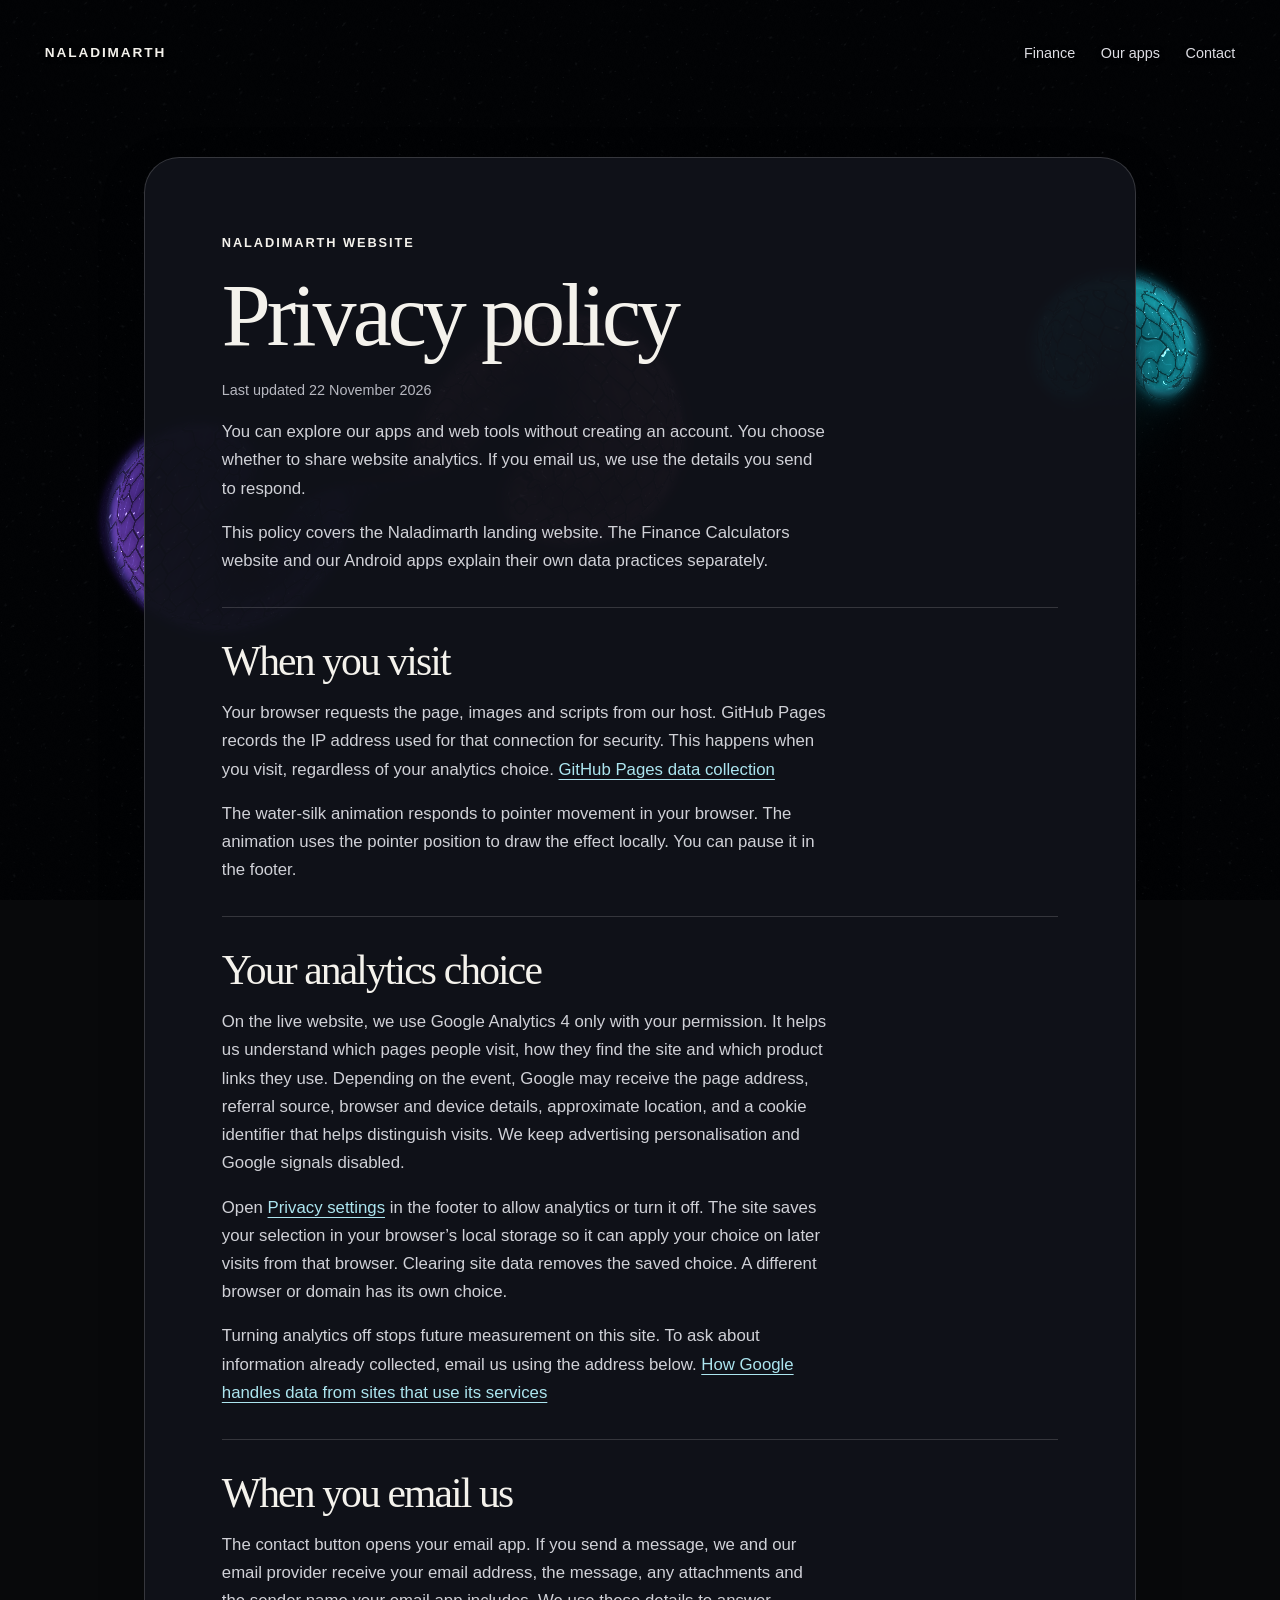
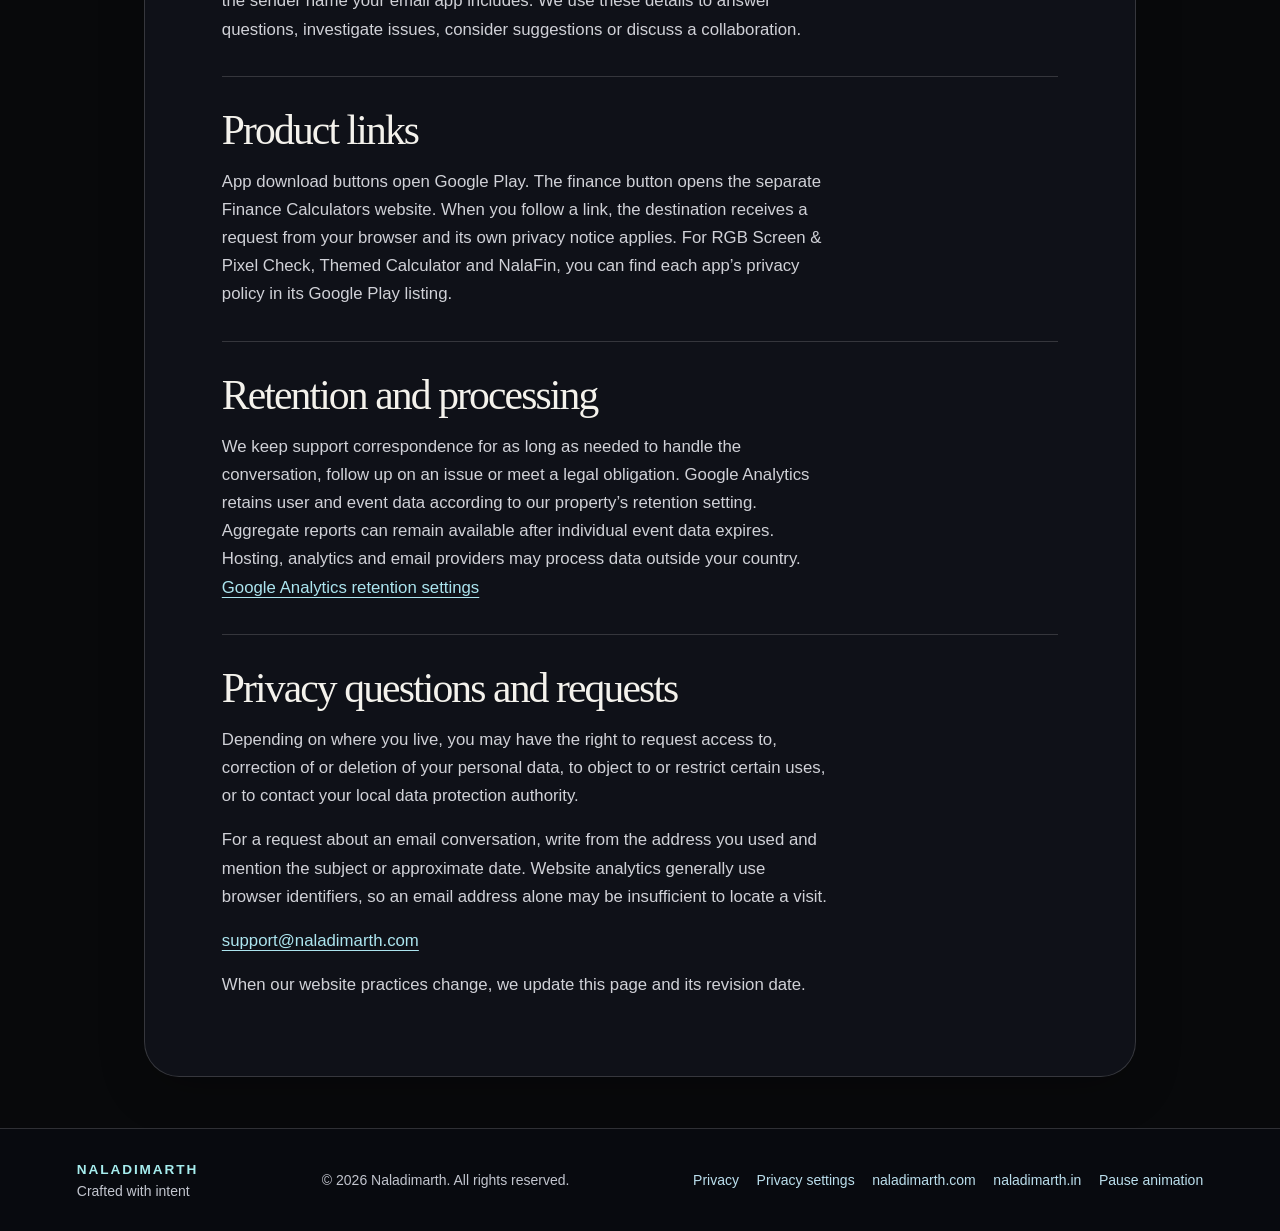
<file: nala-website-privacy-policy.html>
<!doctype html>
<html lang="en">
<head>
  <meta charset="utf-8">
  <meta name="viewport" content="width=device-width, initial-scale=1">
  <meta name="theme-color" content="#040507">
  <meta name="description" content="How Naladimarth handles website visits, optional analytics and support emails, and how to change your privacy choices.">
  <title>Website privacy policy — Naladimarth</title>
  <link rel="canonical" href="https://naladimarth.com/nala-website-privacy-policy.html">
  <link rel="stylesheet" href="styles.css">
  <script defer src="water-silk.js"></script>
  <script defer src="privacy-settings.js"></script>
</head>
<body class="policy">
  <a class="skip" href="#policy">Skip to privacy policy</a>
  <div class="silk-field" aria-hidden="true"><div class="ambient"></div><canvas id="fluid"></canvas></div>
  <header class="topbar">
    <a class="brand" href="https://naladimarth.com/">Naladimarth</a>
    <nav aria-label="Main navigation"><a href="index.html#finance">Finance</a><a href="index.html#apps">Our apps</a><a href="index.html#contact">Contact</a></nav>
  </header>

  <main class="wrap policy-main" id="policy">
    <article class="panel policy-paper">
      <header>
        <p class="kicker">Naladimarth website</p>
        <h1>Privacy policy</h1>
        <p class="policy-date">Last updated <time datetime="2026-11-22">22 November 2026</time></p>
        <p>You can explore our apps and web tools without creating an account. You choose whether to share website analytics. If you email us, we use the details you send to respond.</p>
        <p>This policy covers the Naladimarth landing website. The Finance Calculators website and our Android apps explain their own data practices separately.</p>
      </header>

      <section>
        <h2>When you visit</h2>
        <p>Your browser requests the page, images and scripts from our host. GitHub Pages records the IP address used for that connection for security. This happens when you visit, regardless of your analytics choice. <a href="https://docs.github.com/en/pages/getting-started-with-github-pages/what-is-github-pages#data-collection">GitHub Pages data collection</a></p>
        <p>The water-silk animation responds to pointer movement in your browser. The animation uses the pointer position to draw the effect locally. You can pause it in the footer.</p>
      </section>

      <section>
        <h2>Your analytics choice</h2>
        <p>On the live website, we use Google Analytics 4 only with your permission. It helps us understand which pages people visit, how they find the site and which product links they use. Depending on the event, Google may receive the page address, referral source, browser and device details, approximate location, and a cookie identifier that helps distinguish visits. We keep advertising personalisation and Google signals disabled.</p>
        <p>Open <a href="#privacy-settings">Privacy settings</a> in the footer to allow analytics or turn it off. The site saves your selection in your browser’s local storage so it can apply your choice on later visits from that browser. Clearing site data removes the saved choice. A different browser or domain has its own choice.</p>
        <p>Turning analytics off stops future measurement on this site. To ask about information already collected, email us using the address below. <a href="https://policies.google.com/technologies/partner-sites">How Google handles data from sites that use its services</a></p>
      </section>

      <section>
        <h2>When you email us</h2>
        <p>The contact button opens your email app. If you send a message, we and our email provider receive your email address, the message, any attachments and the sender name your email app includes. We use these details to answer questions, investigate issues, consider suggestions or discuss a collaboration.</p>
      </section>

      <section>
        <h2>Product links</h2>
        <p>App download buttons open Google Play. The finance button opens the separate Finance Calculators website. When you follow a link, the destination receives a request from your browser and its own privacy notice applies. For RGB Screen &amp; Pixel Check, Themed Calculator and NalaFin, you can find each app’s privacy policy in its Google Play listing.</p>
      </section>

      <section>
        <h2>Retention and processing</h2>
        <p>We keep support correspondence for as long as needed to handle the conversation, follow up on an issue or meet a legal obligation. Google Analytics retains user and event data according to our property’s retention setting. Aggregate reports can remain available after individual event data expires. Hosting, analytics and email providers may process data outside your country. <a href="https://support.google.com/analytics/answer/7667196">Google Analytics retention settings</a></p>
      </section>

      <section>
        <h2>Privacy questions and requests</h2>
        <p>Depending on where you live, you may have the right to request access to, correction of or deletion of your personal data, to object to or restrict certain uses, or to contact your local data protection authority.</p>
        <p>For a request about an email conversation, write from the address you used and mention the subject or approximate date. Website analytics generally use browser identifiers, so an email address alone may be insufficient to locate a visit.</p>
        <p><a href="mailto:support@naladimarth.com">support@naladimarth.com</a></p>
        <p>When our website practices change, we update this page and its revision date.</p>
      </section>
    </article>
  </main>

  <footer>
    <div class="wrap footer-inner">
      <div class="signature"><a class="brand" href="https://naladimarth.com/">Naladimarth</a><p>Crafted with intent</p></div>
      <p>© 2026 Naladimarth. All rights reserved.</p>
      <nav class="footer-links" aria-label="Footer">
        <a href="nala-website-privacy-policy.html" aria-current="page">Privacy</a>
        <button type="button" id="privacy-settings">Privacy settings</button>
        <a href="https://naladimarth.com/">naladimarth.com</a>
        <a href="https://naladimarth.in/">naladimarth.in</a>
        <button type="button" class="motion" id="motion-setting" hidden>Pause animation</button>
      </nav>
    </div>
  </footer>
</body>
</html>
</file>
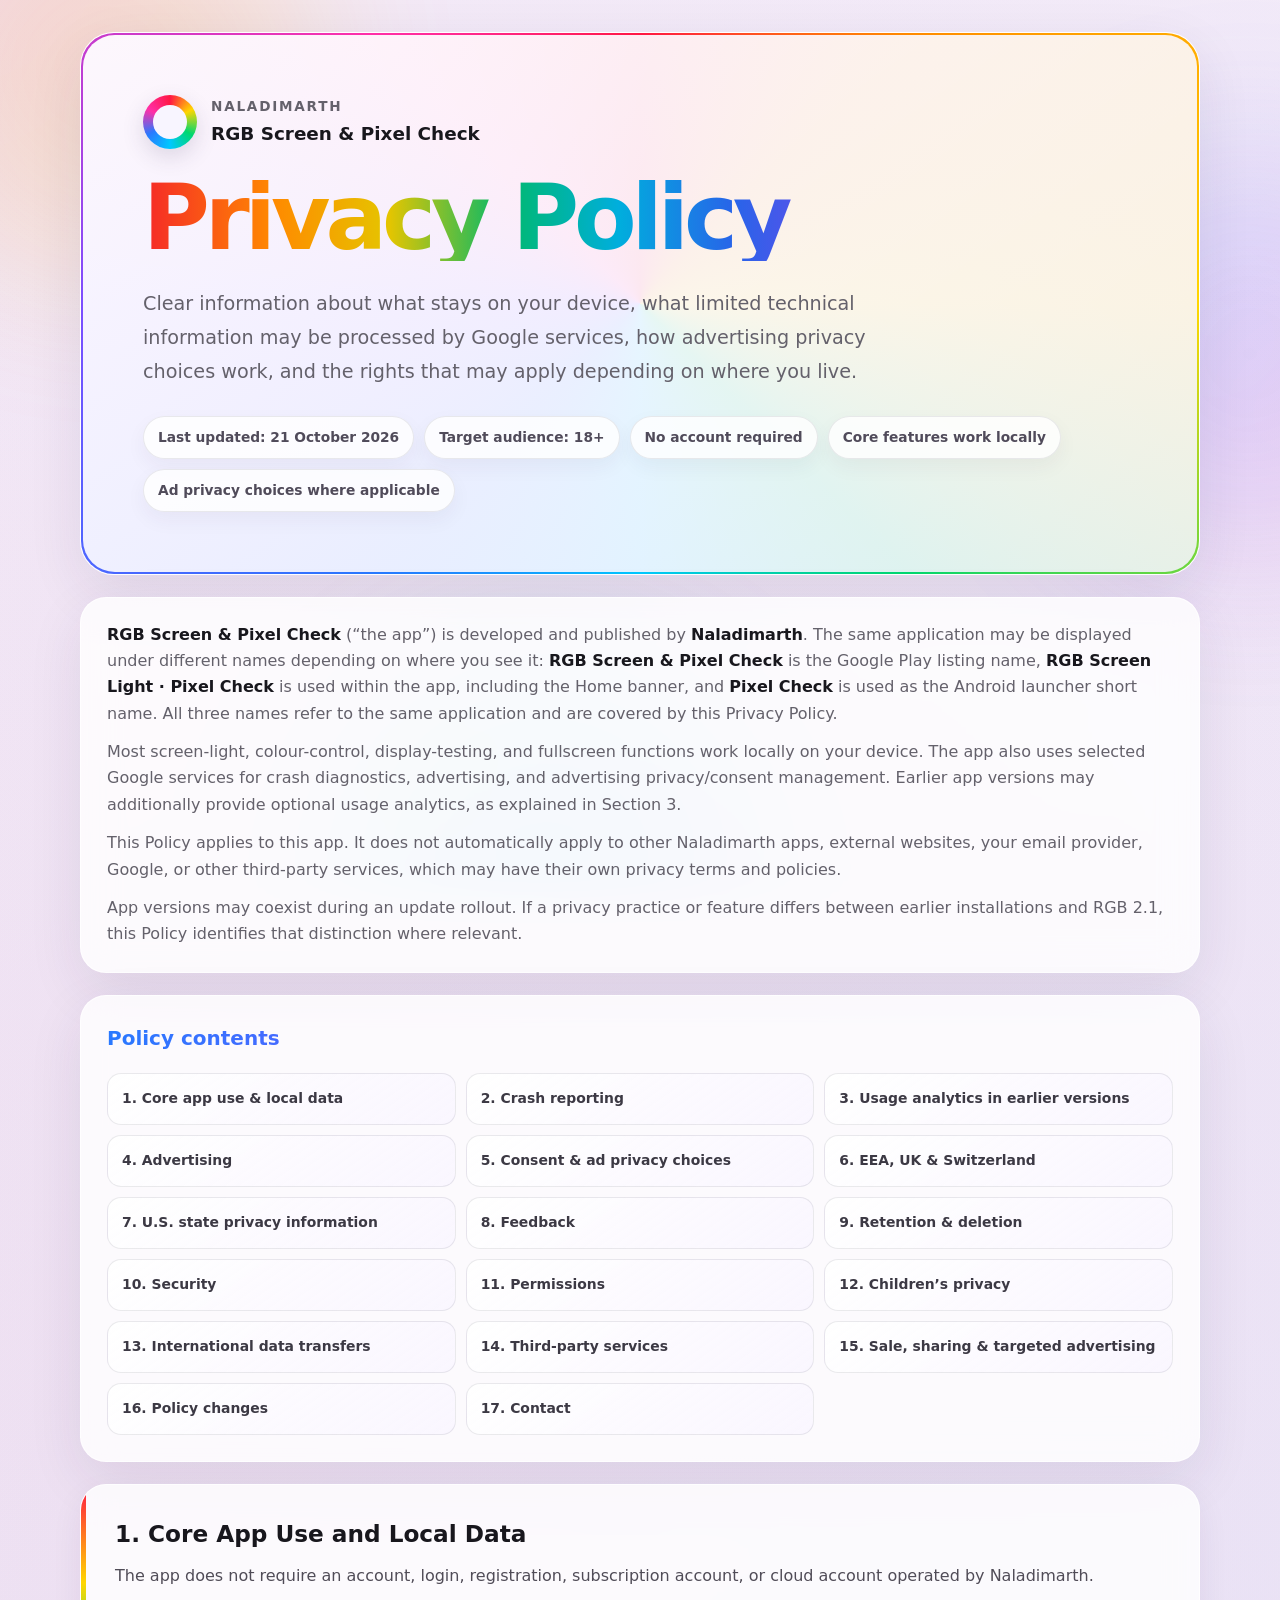
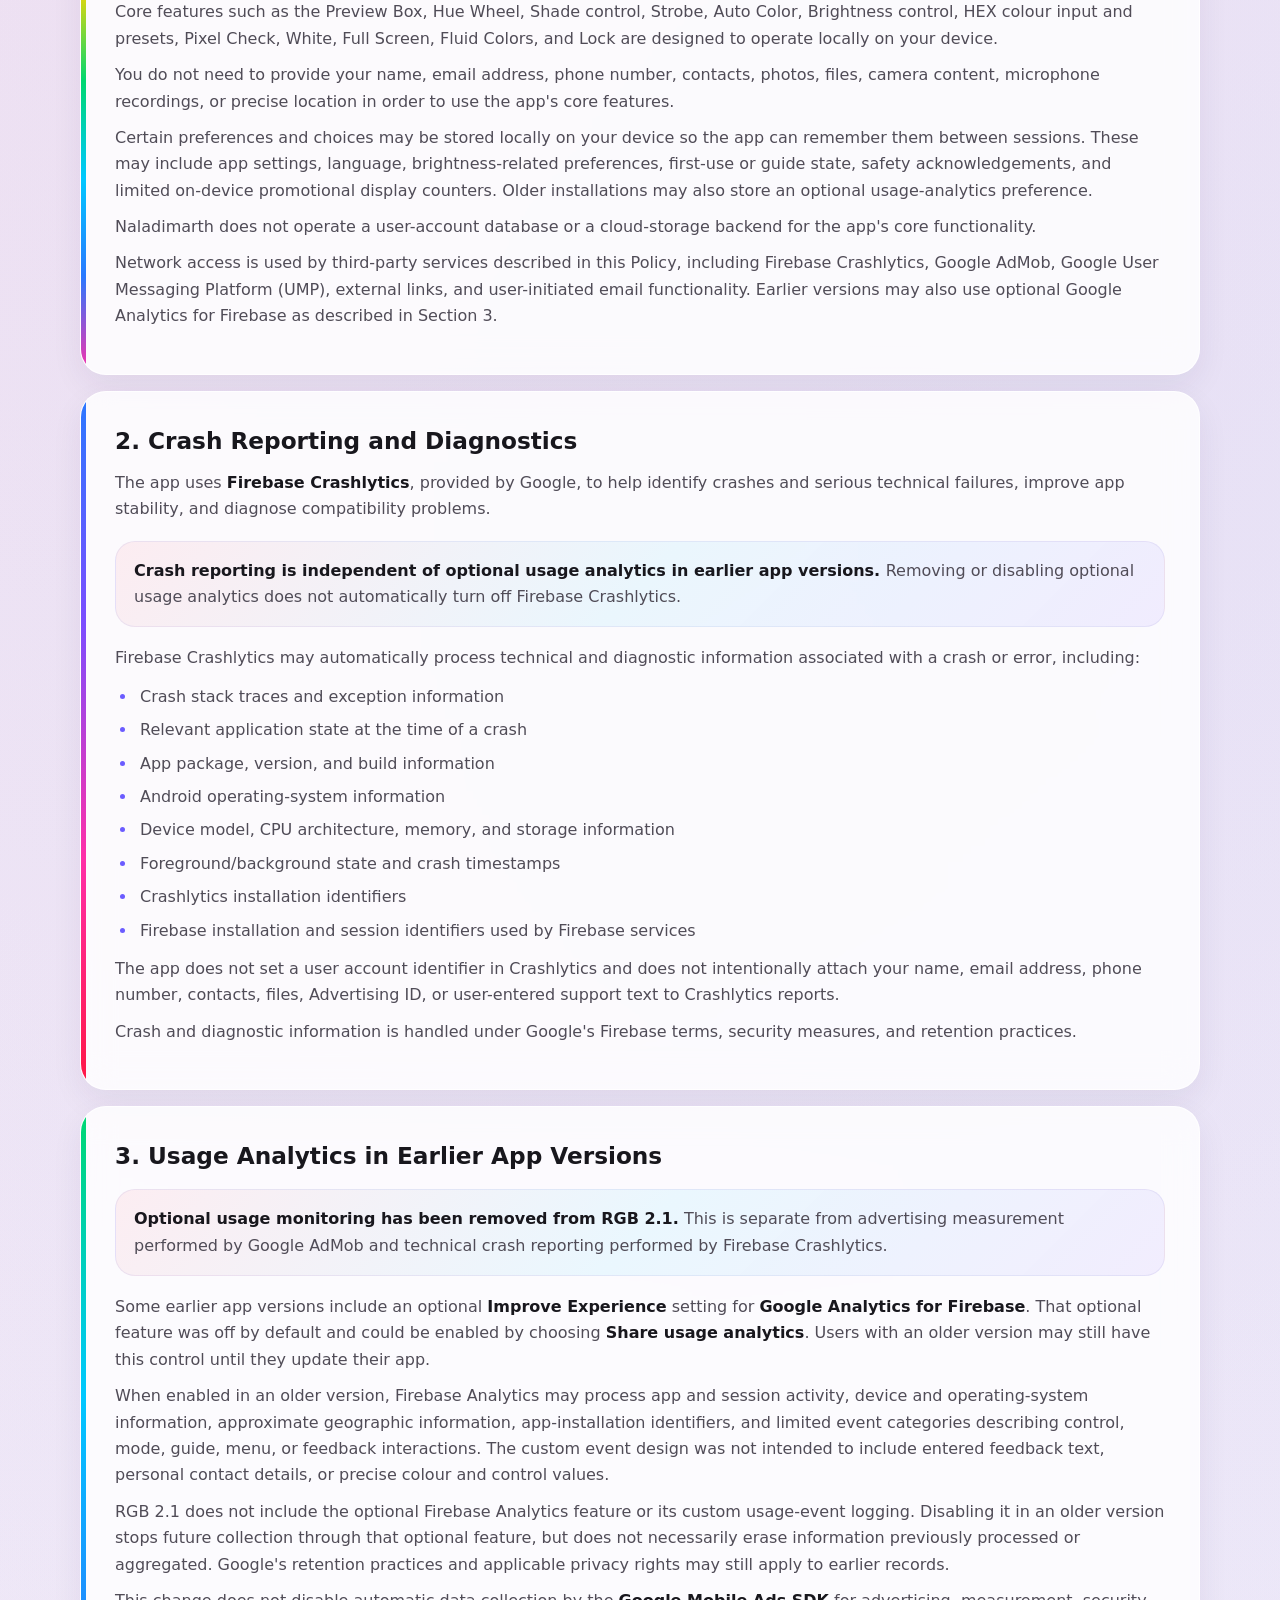
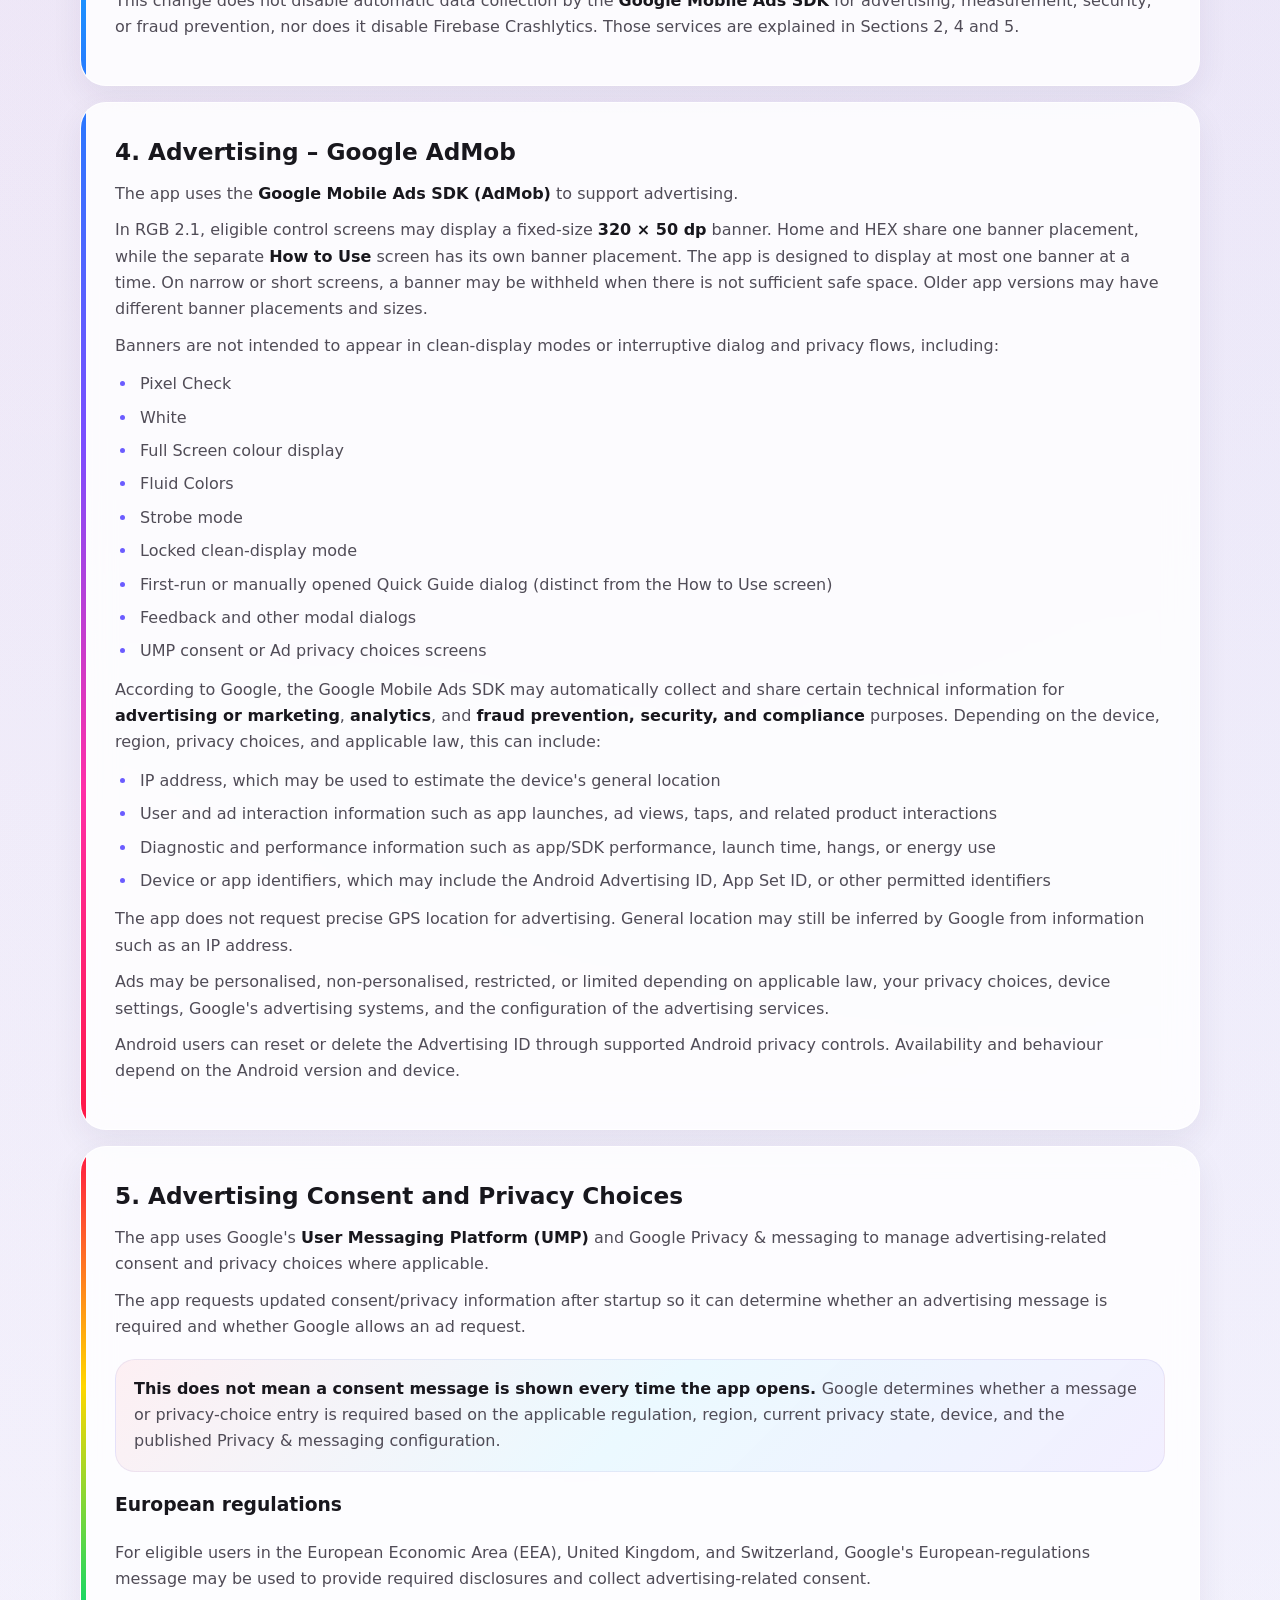
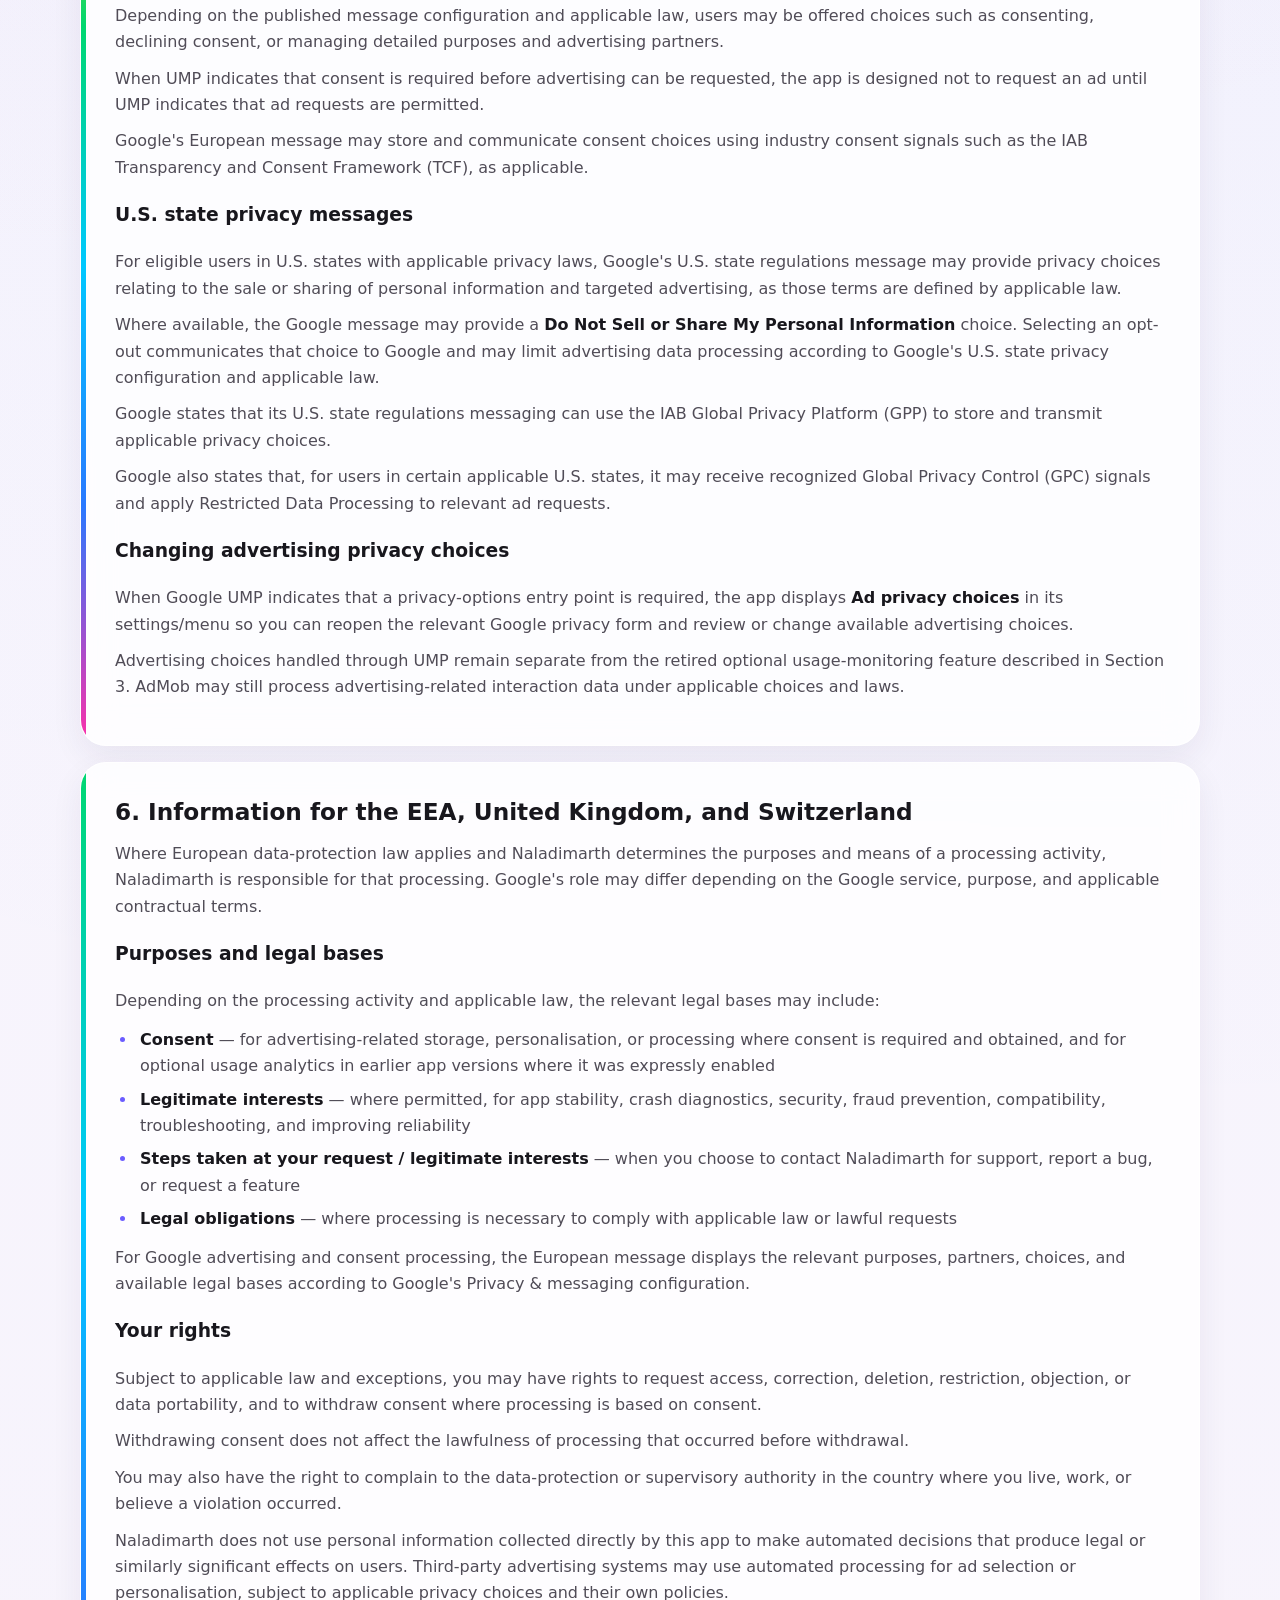
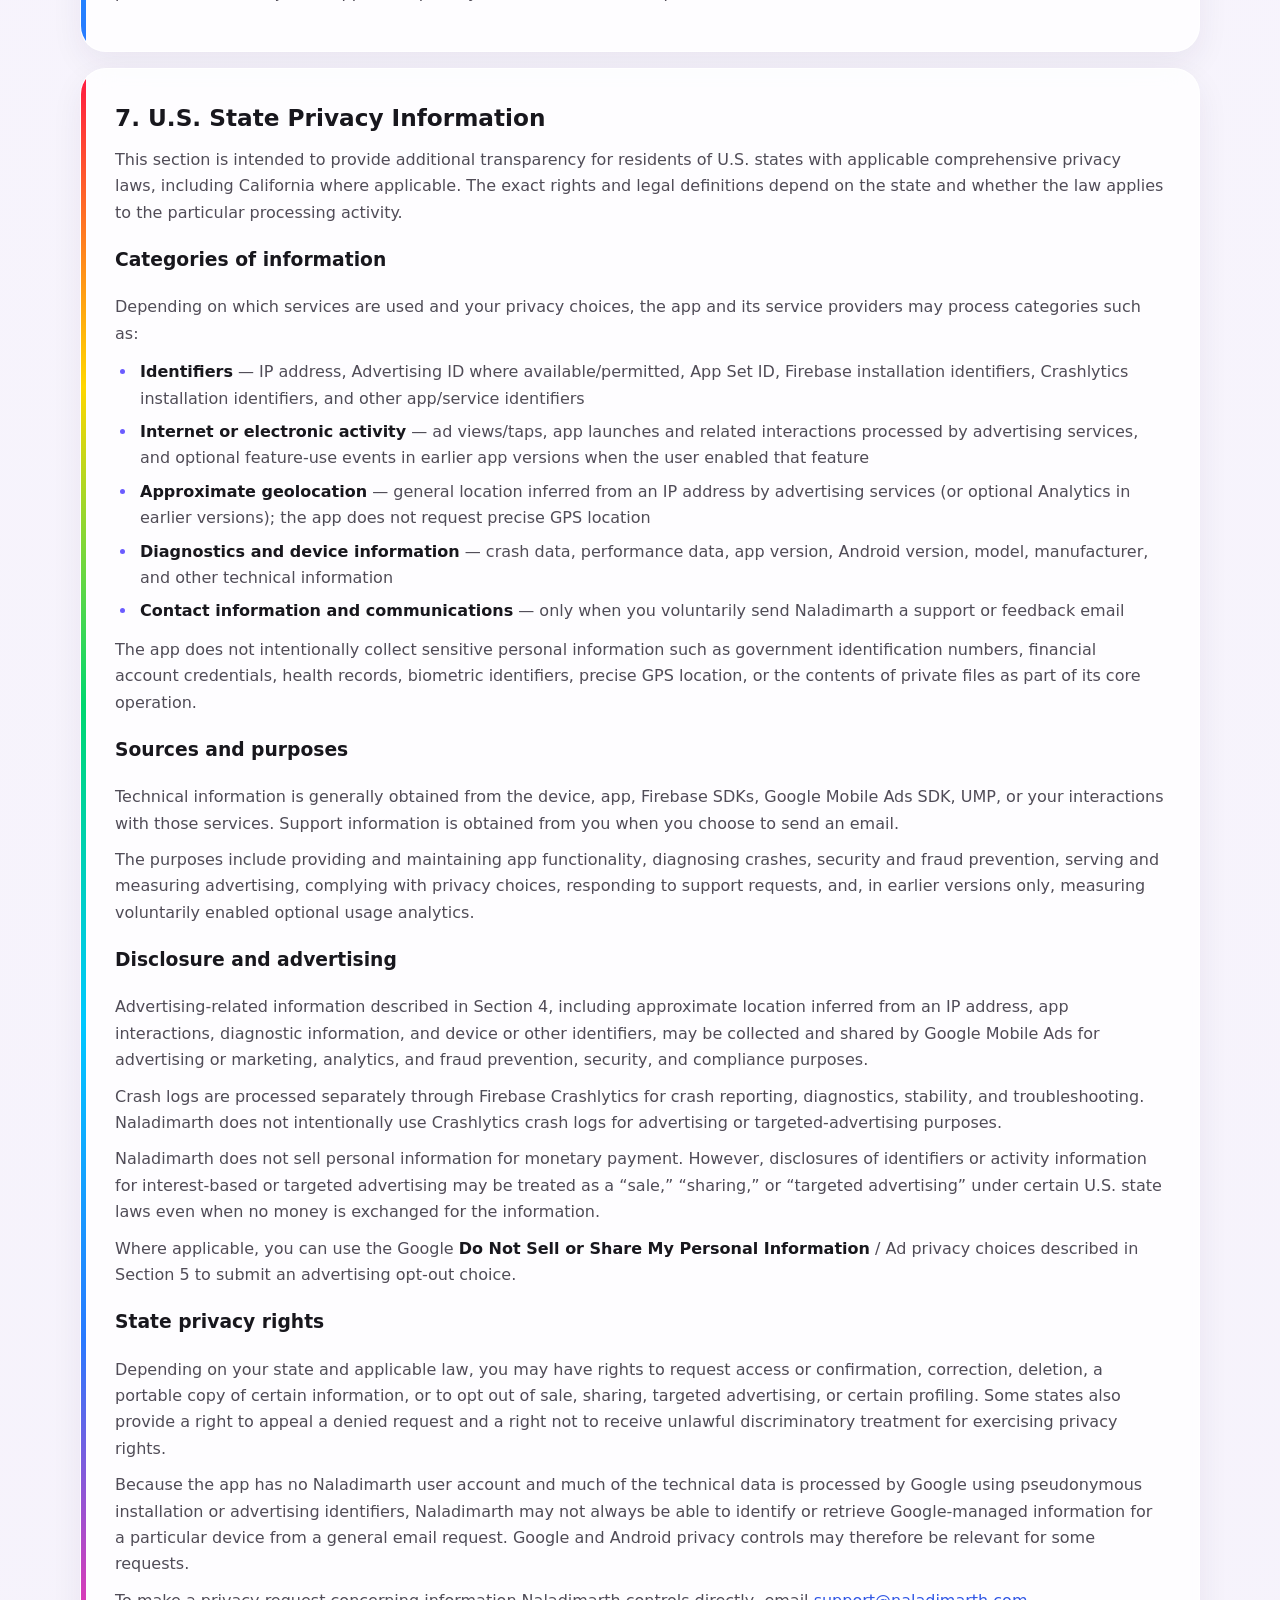
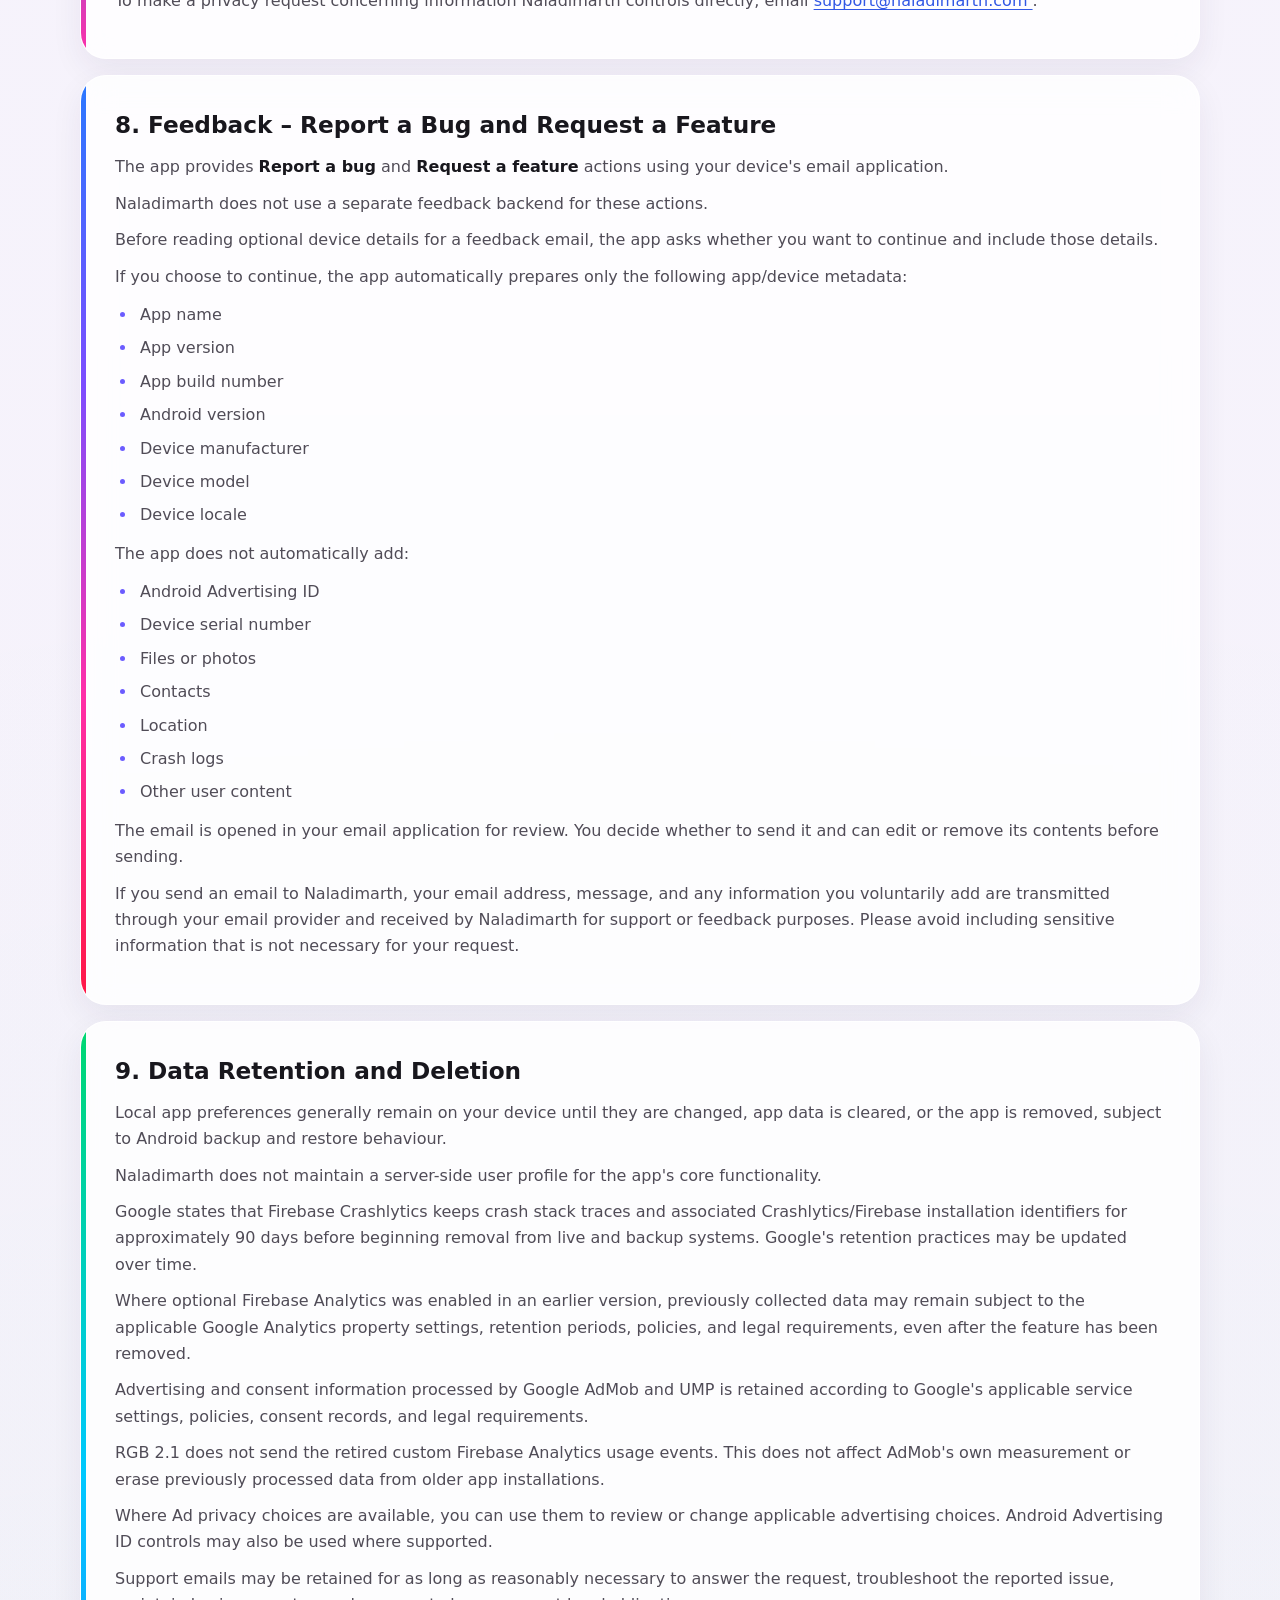
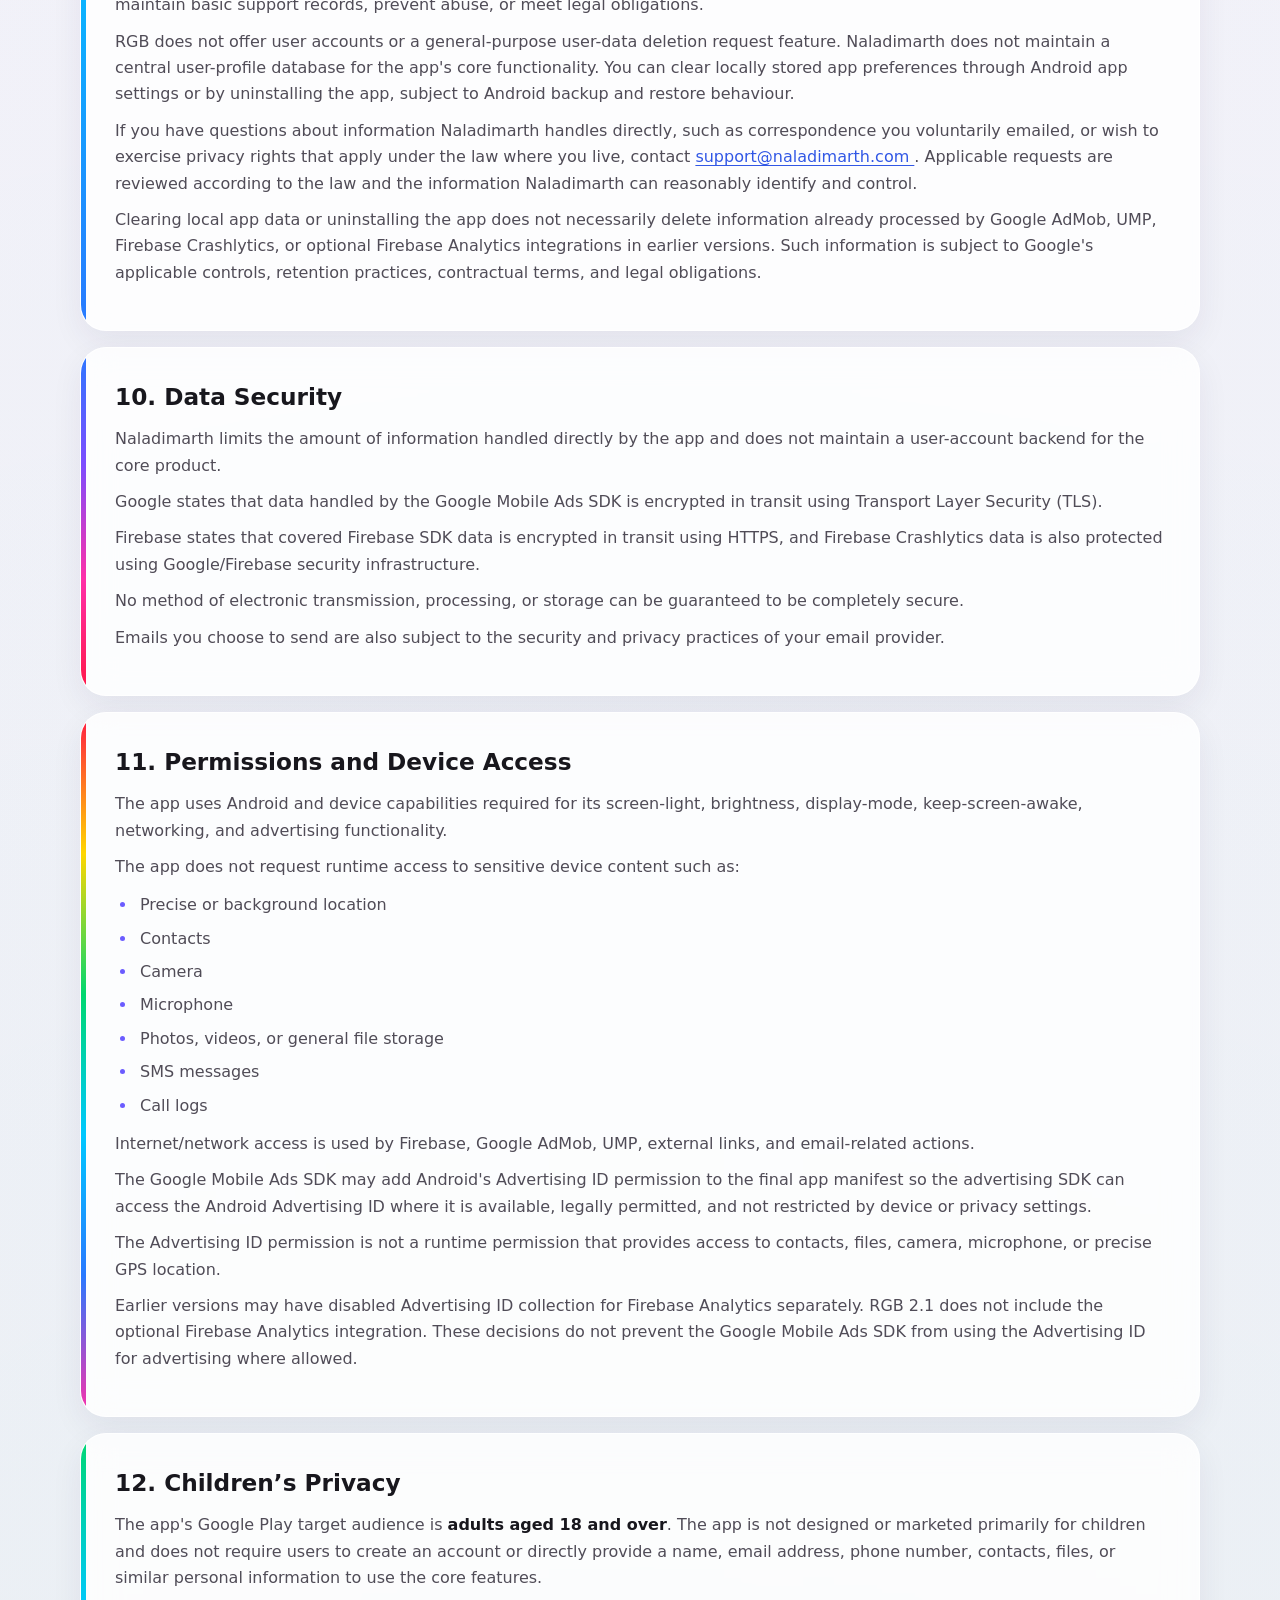
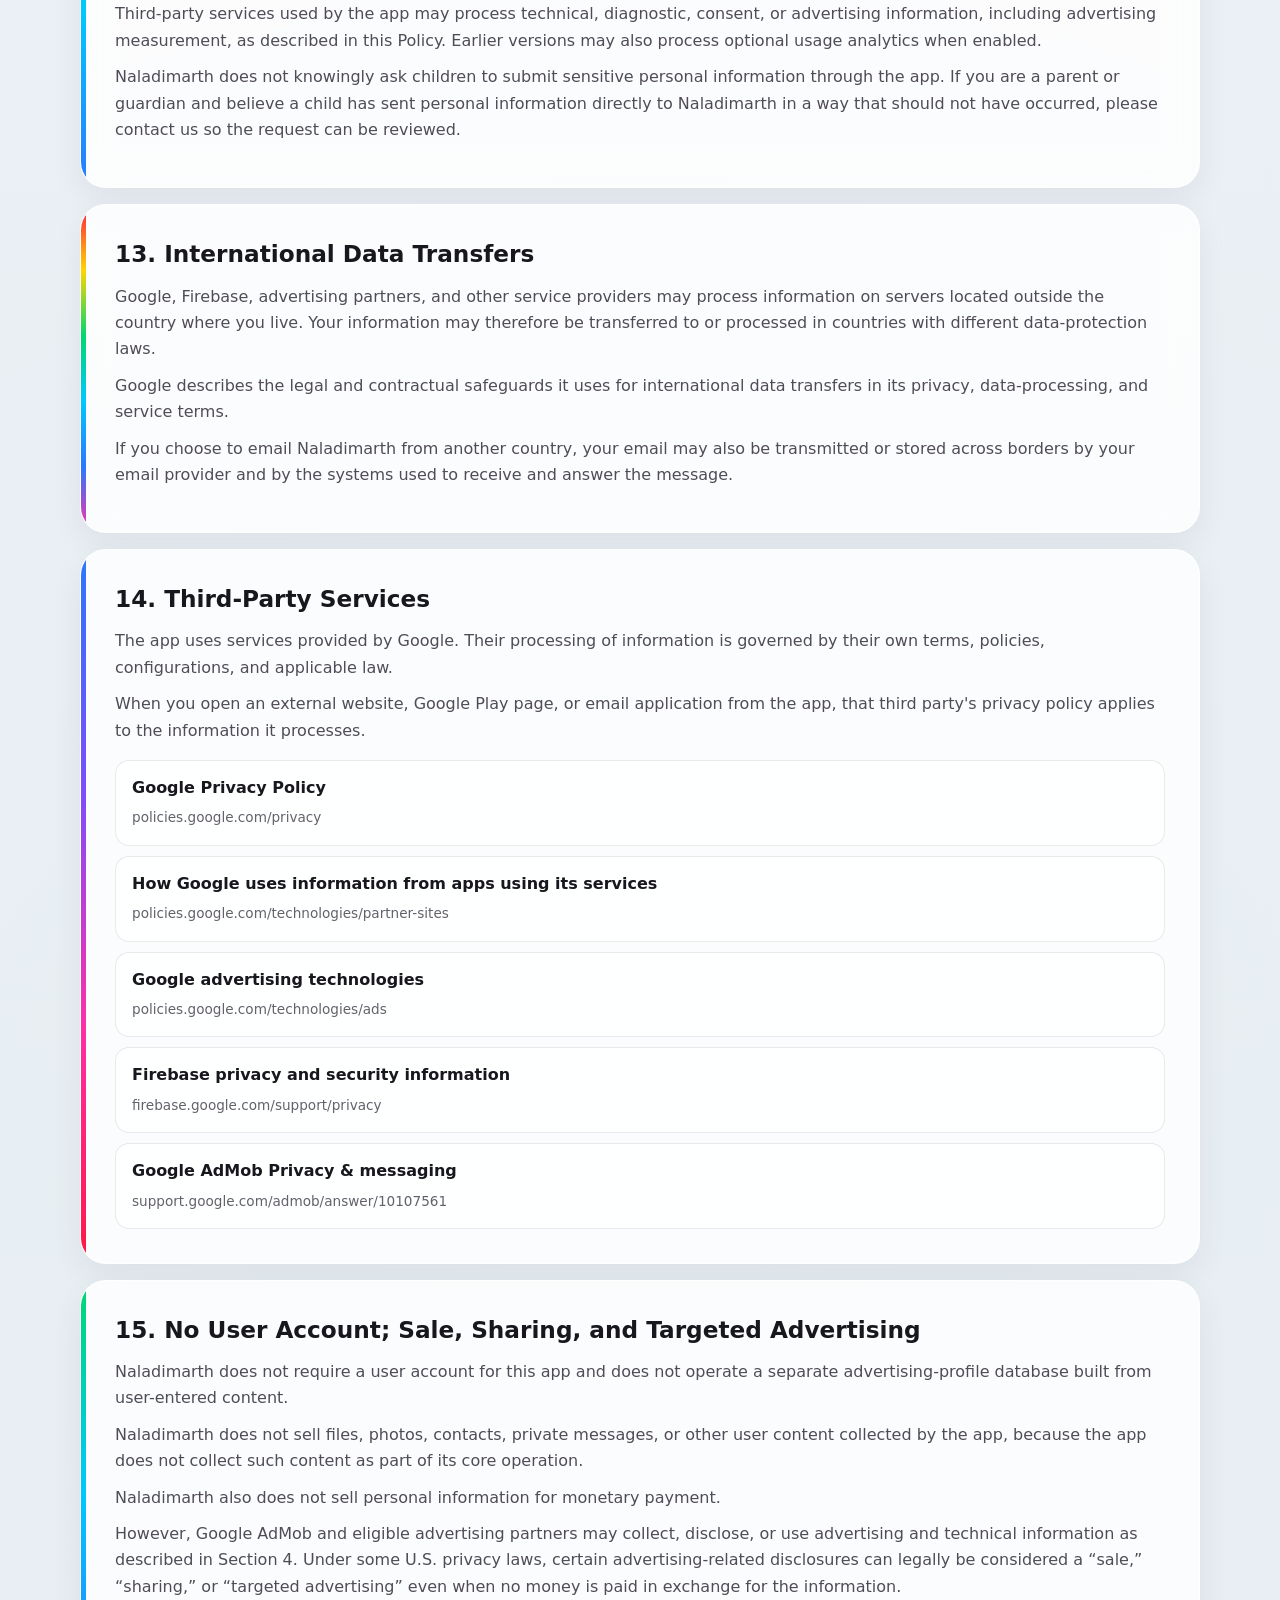
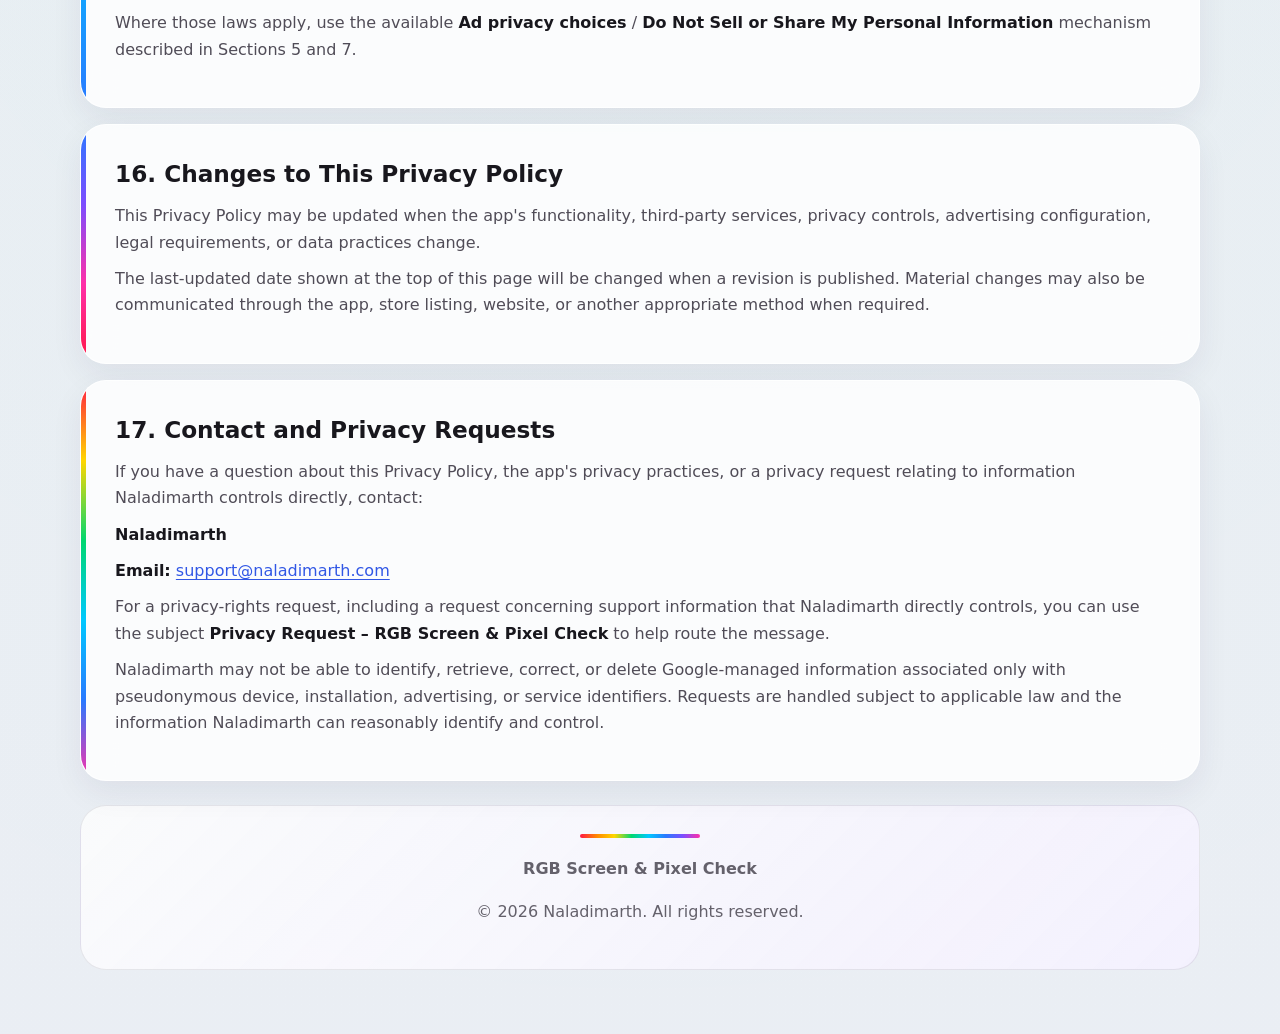
<file: privacy-policy.html>
<!-- verified -->
<!DOCTYPE html>
<html lang="en">
<head>
  <meta charset="utf-8" />

<title>Privacy Policy – RGB Screen &amp; Pixel Check</title>

<meta
  name="viewport"
  content="width=device-width, initial-scale=1.0"
/>

<meta
  name="description"
  content="Privacy Policy for RGB Screen &amp; Pixel Check, also displayed as RGB Screen Light · Pixel Check and Pixel Check, by Naladimarth."
/>

  <meta name="theme-color" content="#f3eff9" />

  <style>
    :root {
      --page-bg: #f3eff9;
      --page-bg-soft: #faf8ff;

      --text: #18171d;
      --text-soft: #64616b;
      --text-muted: #85818d;

      --panel: rgba(255, 255, 255, 0.82);
      --panel-strong: rgba(255, 255, 255, 0.94);

      --border: rgba(28, 22, 50, 0.09);
      --shadow: 0 18px 55px rgba(45, 31, 77, 0.09);

      --red: #ff1744;
      --orange: #ff8a00;
      --yellow: #ffd600;
      --green: #00d76f;
      --cyan: #00c8ff;
      --blue: #2979ff;
      --violet: #7c4dff;
      --pink: #ff2fa8;

      --radius-xl: 34px;
      --radius-lg: 26px;
      --radius-md: 20px;
      --radius-sm: 14px;

      --content-width: 1120px;
    }

    * {
      box-sizing: border-box;
    }

    html {
      scroll-behavior: smooth;
    }

    body {
      margin: 0;
      min-height: 100vh;

      font-family:
        system-ui,
        -apple-system,
        BlinkMacSystemFont,
        "Segoe UI",
        Roboto,
        Helvetica,
        Arial,
        sans-serif;

      color: var(--text);

      background:
        radial-gradient(
          circle at 15% 10%,
          rgba(255, 40, 90, 0.08),
          transparent 30%
        ),
        radial-gradient(
          circle at 88% 15%,
          rgba(42, 121, 255, 0.09),
          transparent 33%
        ),
        radial-gradient(
          circle at 50% 90%,
          rgba(0, 215, 111, 0.06),
          transparent 32%
        ),
        linear-gradient(
          180deg,
          var(--page-bg-soft) 0%,
          var(--page-bg) 100%
        );

      line-height: 1.65;
      overflow-x: hidden;
    }

    a {
      color: #3157e5;
      text-decoration-thickness: 1px;
      text-underline-offset: 3px;
      word-break: break-word;
    }

    a:hover {
      color: #6a3df0;
    }

    .aurora {
      position: fixed;
      inset: 0;
      pointer-events: none;
      overflow: hidden;
      z-index: -1;
    }

    .aurora span {
      position: absolute;
      width: 420px;
      height: 420px;
      border-radius: 50%;
      filter: blur(85px);
      opacity: 0.16;
      animation: floatGlow 16s ease-in-out infinite alternate;
    }

    .aurora .a1 {
      top: -140px;
      left: -110px;
      background: linear-gradient(
        135deg,
        var(--red),
        var(--orange),
        var(--yellow)
      );
    }

    .aurora .a2 {
      top: 16%;
      right: -180px;
      background: linear-gradient(
        135deg,
        var(--blue),
        var(--violet),
        var(--pink)
      );
      animation-delay: -5s;
    }

    .aurora .a3 {
      bottom: -180px;
      left: 26%;
      background: linear-gradient(
        135deg,
        var(--green),
        var(--cyan),
        var(--blue)
      );
      animation-delay: -9s;
    }

    @keyframes floatGlow {
      from {
        transform: translate3d(0, 0, 0) scale(1);
      }

      to {
        transform: translate3d(45px, 30px, 0) scale(1.12);
      }
    }

    .page {
      width: min(calc(100% - 32px), var(--content-width));
      margin-inline: auto;
      padding: 32px 0 64px;
    }

    .hero {
      position: relative;
      overflow: hidden;

      padding: clamp(28px, 5vw, 62px);

      border-radius: var(--radius-xl);

      background:
        linear-gradient(
          135deg,
          rgba(255, 255, 255, 0.92),
          rgba(255, 255, 255, 0.70)
        );

      border: 1px solid rgba(255, 255, 255, 0.85);

      box-shadow: var(--shadow);

      isolation: isolate;
    }

    .hero::before {
      content: "";
      position: absolute;
      inset: -2px;
      z-index: -2;

      background:
        conic-gradient(
          from 0deg,
          var(--red),
          var(--orange),
          var(--yellow),
          var(--green),
          var(--cyan),
          var(--blue),
          var(--violet),
          var(--pink),
          var(--red)
        );

      animation: rotateRgb 16s linear infinite;
    }

    .hero::after {
      content: "";
      position: absolute;
      inset: 2px;
      z-index: -1;

      border-radius: calc(var(--radius-xl) - 2px);

      background:
        linear-gradient(
          145deg,
          rgba(255, 255, 255, 0.96),
          rgba(248, 244, 255, 0.88)
        );
    }

    @keyframes rotateRgb {
      to {
        transform: rotate(360deg);
      }
    }

    .brand-row {
      display: flex;
      align-items: center;
      gap: 14px;

      margin-bottom: 24px;
    }

    .brand-mark {
      position: relative;

      width: 54px;
      height: 54px;

      border-radius: 50%;

      background:
        conic-gradient(
          var(--red),
          var(--yellow),
          var(--green),
          var(--cyan),
          var(--blue),
          var(--pink),
          var(--red)
        );

      box-shadow:
        0 8px 22px rgba(51, 44, 88, 0.15);
    }

    .brand-mark::after {
      content: "";
      position: absolute;
      inset: 10px;

      border-radius: 50%;

      background: #f8f5ff;
    }

    .brand-name {
      font-size: 0.85rem;
      font-weight: 800;
      letter-spacing: 0.13em;
      text-transform: uppercase;
      color: var(--text-soft);
    }

    .app-name {
      margin-top: 2px;
      font-size: 1.15rem;
      font-weight: 800;
    }

    h1 {
      margin: 0;

      max-width: 820px;

      font-size: clamp(2.8rem, 8vw, 5.7rem);
      line-height: 0.96;
      letter-spacing: -0.055em;

      background:
        linear-gradient(
          90deg,
          #f52828 0%,
          #ff8a00 16%,
          #e5c500 30%,
          #00b96b 44%,
          #00aedd 58%,
          #2864e9 72%,
          #7048eb 86%,
          #f02e9c 100%
        );

      -webkit-background-clip: text;
      background-clip: text;

      color: transparent;
    }

    .hero-copy {
      margin: 26px 0 0;

      max-width: 780px;

      color: var(--text-soft);

      font-size: clamp(1rem, 2vw, 1.2rem);
      line-height: 1.75;
    }

    .badges {
      display: flex;
      flex-wrap: wrap;
      gap: 10px;

      margin-top: 28px;
    }

    .badge {
      padding: 9px 14px;

      border-radius: 999px;

      background: rgba(255, 255, 255, 0.82);

      border: 1px solid var(--border);

      font-size: 0.86rem;
      font-weight: 700;

      color: #504b5a;

      box-shadow:
        0 8px 20px rgba(50, 40, 80, 0.05);
    }

    .intro {
      margin-top: 22px;

      padding: 24px 26px;

      border-radius: var(--radius-lg);

      background: var(--panel);

      border: 1px solid rgba(255, 255, 255, 0.72);

      box-shadow: var(--shadow);

      backdrop-filter: blur(18px);
      -webkit-backdrop-filter: blur(18px);
    }

    .intro p {
      margin: 0;
      color: var(--text-soft);
    }

    .intro strong {
      color: var(--text);
    }

    .contents {
      margin-top: 22px;

      padding: 26px;

      border-radius: var(--radius-lg);

      background: var(--panel);

      border: 1px solid rgba(255, 255, 255, 0.72);

      box-shadow: var(--shadow);

      backdrop-filter: blur(18px);
      -webkit-backdrop-filter: blur(18px);
    }

    .contents h2 {
      margin: 0 0 18px;

      font-size: 1.25rem;

      background:
        linear-gradient(
          90deg,
          var(--blue),
          var(--violet),
          var(--pink)
        );

      -webkit-background-clip: text;
      background-clip: text;
      color: transparent;
    }

    .toc-grid {
      display: grid;

      grid-template-columns:
        repeat(3, minmax(0, 1fr));

      gap: 10px;
    }

    .toc-grid a {
      display: flex;
      align-items: center;

      min-height: 52px;

      padding: 12px 14px;

      border-radius: var(--radius-sm);

      border: 1px solid var(--border);

      background:
        linear-gradient(
          145deg,
          rgba(255, 255, 255, 0.88),
          rgba(248, 245, 255, 0.76)
        );

      color: #3c3944;

      font-size: 0.87rem;
      font-weight: 700;

      text-decoration: none;

      transition:
        transform 180ms ease,
        box-shadow 180ms ease,
        border-color 180ms ease;
    }

    .toc-grid a:hover {
      transform: translateY(-2px);

      border-color: rgba(80, 72, 180, 0.2);

      box-shadow:
        0 10px 24px rgba(63, 52, 113, 0.09);
    }

    main {
      display: grid;
      gap: 16px;

      margin-top: 22px;
    }

    .policy-section {
      position: relative;
      overflow: hidden;

      padding: clamp(22px, 4vw, 34px);

      border-radius: var(--radius-lg);

      background: var(--panel);

      border: 1px solid rgba(255, 255, 255, 0.78);

      box-shadow:
        0 12px 32px rgba(44, 34, 73, 0.065);

      backdrop-filter: blur(16px);
      -webkit-backdrop-filter: blur(16px);

      animation: sectionIn 520ms ease both;
    }

    .policy-section::before {
      content: "";
      position: absolute;
      inset: 0 auto 0 0;

      width: 5px;

      background:
        linear-gradient(
          180deg,
          var(--red),
          var(--yellow),
          var(--green),
          var(--cyan),
          var(--blue),
          var(--pink)
        );
    }

    .policy-section:nth-child(2n)::before {
      background:
        linear-gradient(
          180deg,
          var(--blue),
          var(--violet),
          var(--pink),
          var(--red)
        );
    }

    .policy-section:nth-child(3n)::before {
      background:
        linear-gradient(
          180deg,
          var(--green),
          var(--cyan),
          var(--blue)
        );
    }

    @keyframes sectionIn {
      from {
        opacity: 0;
        transform: translateY(12px);
      }

      to {
        opacity: 1;
        transform: translateY(0);
      }
    }

    .policy-section h2 {
      margin: 0 0 14px;

      font-size: clamp(1.18rem, 2vw, 1.45rem);
      line-height: 1.3;
    }

    .policy-section p {
      margin: 10px 0;
      color: #504c57;
    }

    .policy-section strong {
      color: var(--text);
    }

    ul {
      margin: 12px 0 12px 22px;
      padding: 0;

      color: #504c57;
    }

    li {
      margin: 7px 0;
      padding-left: 3px;
    }

    li::marker {
      color: #6b5cff;
    }

    .highlight {
      margin: 18px 0;

      padding: 16px 18px;

      border-radius: var(--radius-md);

      background:
        linear-gradient(
          135deg,
          rgba(255, 60, 83, 0.07),
          rgba(0, 200, 255, 0.07),
          rgba(124, 77, 255, 0.08)
        );

      border: 1px solid rgba(90, 77, 190, 0.09);
    }

    .highlight p {
      margin: 0;
    }

    .service-links {
      display: grid;
      gap: 10px;

      margin-top: 16px;
    }

    .service-link {
      display: block;

      padding: 14px 16px;

      border-radius: var(--radius-sm);

      background: rgba(255, 255, 255, 0.72);

      border: 1px solid var(--border);

      text-decoration: none;

      transition:
        transform 160ms ease,
        box-shadow 160ms ease;
    }

    .service-link:hover {
      transform: translateY(-2px);

      box-shadow:
        0 10px 24px rgba(57, 49, 98, 0.08);
    }

    .service-link strong {
      display: block;
      margin-bottom: 3px;
      color: var(--text);
    }

    .service-link span {
      font-size: 0.85rem;
      color: var(--text-soft);
    }

    footer {
      margin-top: 24px;

      padding: 28px;

      text-align: center;

      border-radius: var(--radius-lg);

      color: var(--text-soft);

      background:
        linear-gradient(
          135deg,
          rgba(255, 255, 255, 0.74),
          rgba(245, 241, 255, 0.86)
        );

      border: 1px solid var(--border);
    }

    .footer-rgb {
      width: 120px;
      height: 4px;

      margin: 0 auto 18px;

      border-radius: 999px;

      background:
        linear-gradient(
          90deg,
          var(--red),
          var(--orange),
          var(--yellow),
          var(--green),
          var(--cyan),
          var(--blue),
          var(--violet),
          var(--pink)
        );
    }

    @media (max-width: 860px) {
      .toc-grid {
        grid-template-columns:
          repeat(2, minmax(0, 1fr));
      }
    }

    @media (max-width: 560px) {
      .page {
        width: min(calc(100% - 20px), var(--content-width));
        padding-top: 10px;
      }

      .hero {
        padding: 26px 20px 30px;
        border-radius: 26px;
      }

      .brand-mark {
        width: 46px;
        height: 46px;
      }

      .toc-grid {
        grid-template-columns: 1fr;
      }

      .contents,
      .intro,
      .policy-section {
        border-radius: 22px;
      }

      .contents {
        padding: 20px;
      }

      .policy-section {
        padding: 23px 20px 23px 24px;
      }
    }

    @media (prefers-reduced-motion: reduce) {
      html {
        scroll-behavior: auto;
      }

      *,
      *::before,
      *::after {
        animation-duration: 0.001ms !important;
        animation-iteration-count: 1 !important;
        transition-duration: 0.001ms !important;
      }
    }
  </style>
</head>

<body>

<div class="aurora" aria-hidden="true">
  <span class="a1"></span>
  <span class="a2"></span>
  <span class="a3"></span>
</div>

<div class="page">

  <header class="hero">

    <div class="brand-row">
      <div class="brand-mark" aria-hidden="true"></div>

      <div>
   <div class="brand-name">Naladimarth</div>
<div class="app-name">RGB Screen &amp; Pixel Check</div>
      </div>
    </div>

    <h1>Privacy Policy</h1>

    <p class="hero-copy">
      Clear information about what stays on your device, what limited technical
      information may be processed by Google services, how advertising privacy
      choices work, and the rights that may apply depending on where you live.
    </p>

    <div class="badges">
<span class="badge">Last updated: 21 October 2026</span>
<span class="badge">Target audience: 18+</span>
      <span class="badge">No account required</span>
      <span class="badge">Core features work locally</span>
      <span class="badge">Ad privacy choices where applicable</span>
    </div>

  </header>

  <section class="intro">

<p>
  <strong>RGB Screen &amp; Pixel Check</strong> (“the app”) is developed
  and published by <strong>Naladimarth</strong>. The same application may be
  displayed under different names depending on where you see it:
  <strong>RGB Screen &amp; Pixel Check</strong> is the Google Play listing
  name, <strong>RGB Screen Light · Pixel Check</strong> is used within the
  app, including the Home banner, and <strong>Pixel Check</strong> is used as
  the Android launcher short name. All three names refer to the same
  application and are covered by this Privacy Policy.
</p>

<p style="margin-top: 12px;">
  Most screen-light, colour-control, display-testing, and fullscreen functions
  work locally on your device. The app also uses selected Google services for
  crash diagnostics, advertising, and advertising privacy/consent management.
  Earlier app versions may additionally provide optional usage analytics,
  as explained in Section 3.
</p>

<p style="margin-top: 12px;">
  This Policy applies to this app. It does not automatically apply to other
  Naladimarth apps, external websites, your email provider, Google, or other
  third-party services, which may have their own privacy terms and policies.
</p>

<p style="margin-top: 12px;">
  App versions may coexist during an update rollout. If a privacy practice or
  feature differs between earlier installations and RGB 2.1, this Policy
  identifies that distinction where relevant.
</p>

  </section>

  <nav class="contents" aria-label="Privacy Policy contents">

    <h2>Policy contents</h2>

    <div class="toc-grid">

      <a href="#local-data">1. Core app use &amp; local data</a>
      <a href="#crash-reporting">2. Crash reporting</a>
      <a href="#analytics">3. Usage analytics in earlier versions</a>

      <a href="#advertising">4. Advertising</a>
      <a href="#consent">5. Consent &amp; ad privacy choices</a>
      <a href="#europe">6. EEA, UK &amp; Switzerland</a>

      <a href="#us-states">7. U.S. state privacy information</a>
      <a href="#feedback">8. Feedback</a>
      <a href="#retention">9. Retention &amp; deletion</a>

      <a href="#security">10. Security</a>
      <a href="#permissions">11. Permissions</a>
      <a href="#children">12. Children’s privacy</a>

      <a href="#transfers">13. International data transfers</a>
      <a href="#third-party">14. Third-party services</a>
      <a href="#sale">15. Sale, sharing &amp; targeted advertising</a>

      <a href="#changes">16. Policy changes</a>
      <a href="#contact">17. Contact</a>

    </div>

  </nav>

  <main>

    <section
      class="policy-section"
      id="local-data"
    >

      <h2>1. Core App Use and Local Data</h2>

      <p>
        The app does not require an account, login, registration, subscription
        account, or cloud account operated by Naladimarth.
      </p>

      <p>
        Core features such as the Preview Box, Hue Wheel, Shade control,
        Strobe, Auto Color, Brightness control, HEX colour input and presets,
         Pixel Check, White, Full Screen, Fluid Colors, and Lock are designed
         to operate locally on your device.
      </p>

      <p>
        You do not need to provide your name, email address, phone number,
        contacts, photos, files, camera content, microphone recordings, or
        precise location in order to use the app's core features.
      </p>

      <p>
        Certain preferences and choices may be stored locally on your device so
        the app can remember them between sessions. These may include app
        settings, language, brightness-related preferences, first-use or guide
         state, safety acknowledgements, and limited on-device promotional
         display counters. Older installations may also store an optional
         usage-analytics preference.
      </p>

      <p>
        Naladimarth does not operate a user-account database or a cloud-storage
        backend for the app's core functionality.
      </p>

      <p>
        Network access is used by third-party services described in this
        Policy, including Firebase Crashlytics, Google AdMob, Google User
         Messaging Platform (UMP), external links, and user-initiated email
         functionality. Earlier versions may also use optional Google Analytics
         for Firebase as described in Section 3.
      </p>

    </section>

    <section
      class="policy-section"
      id="crash-reporting"
    >

      <h2>2. Crash Reporting and Diagnostics</h2>

      <p>
        The app uses <strong>Firebase Crashlytics</strong>, provided by Google,
        to help identify crashes and serious technical failures, improve app
        stability, and diagnose compatibility problems.
      </p>

      <div class="highlight">
        <p>
          <strong>
            Crash reporting is independent of optional usage analytics in
             earlier app versions.
           </strong>
           Removing or disabling optional usage analytics does not automatically
           turn off Firebase Crashlytics.
        </p>
      </div>

      <p>
        Firebase Crashlytics may automatically process technical and diagnostic
        information associated with a crash or error, including:
      </p>

      <ul>
        <li>Crash stack traces and exception information</li>
        <li>Relevant application state at the time of a crash</li>
        <li>App package, version, and build information</li>
        <li>Android operating-system information</li>
        <li>Device model, CPU architecture, memory, and storage information</li>
        <li>Foreground/background state and crash timestamps</li>
        <li>Crashlytics installation identifiers</li>
        <li>Firebase installation and session identifiers used by Firebase services</li>
      </ul>

      <p>
        The app does not set a user account identifier in Crashlytics and does
        not intentionally attach your name, email address, phone number,
        contacts, files, Advertising ID, or user-entered support text to
        Crashlytics reports.
      </p>

      <p>
        Crash and diagnostic information is handled under Google's Firebase
        terms, security measures, and retention practices.
      </p>

    </section>

    <section
      class="policy-section"
      id="analytics"
    >
      <h2>3. Usage Analytics in Earlier App Versions</h2>

      <div class="highlight">
        <p>
          <strong>Optional usage monitoring has been removed from RGB 2.1.</strong>
          This is separate from advertising measurement performed by Google
          AdMob and technical crash reporting performed by Firebase Crashlytics.
        </p>
      </div>

      <p>
        Some earlier app versions include an optional <strong>Improve
        Experience</strong> setting for <strong>Google Analytics for Firebase</strong>.
        That optional feature was off by default and could be enabled by choosing
        <strong>Share usage analytics</strong>. Users with an older version may
        still have this control until they update their app.
      </p>

      <p>
        When enabled in an older version, Firebase Analytics may process
        app and session activity, device and operating-system information,
        approximate geographic information, app-installation identifiers,
        and limited event categories describing control, mode, guide, menu,
        or feedback interactions. The custom event design was not intended
        to include entered feedback text, personal contact details, or
        precise colour and control values.
      </p>

      <p>
        RGB 2.1 does not include the optional Firebase Analytics feature
        or its custom usage-event logging. Disabling it in an older version
        stops future collection through that optional feature, but does not
        necessarily erase information previously processed or aggregated.
        Google's retention practices and applicable privacy rights may
        still apply to earlier records.
      </p>

      <p>
        This change does not disable automatic data collection by the
        <strong>Google Mobile Ads SDK</strong> for advertising, measurement,
        security, or fraud prevention, nor does it disable Firebase Crashlytics.
        Those services are explained in Sections 2, 4 and 5.
      </p>
    </section>

    <section
      class="policy-section"
      id="advertising"
    >

      <h2>4. Advertising – Google AdMob</h2>

      <p>
        The app uses the
        <strong>Google Mobile Ads SDK (AdMob)</strong>
        to support advertising.
      </p>

      <p>
        In RGB 2.1, eligible control screens may display a fixed-size
         <strong>320 × 50 dp</strong> banner. Home and HEX share one banner
         placement, while the separate <strong>How to Use</strong> screen has
         its own banner placement. The app is designed to display at most one
         banner at a time. On narrow or short screens, a banner may be withheld
         when there is not sufficient safe space. Older app versions may have
         different banner placements and sizes.
      </p>

      <p>
        Banners are not intended to appear in clean-display modes or
         interruptive dialog and privacy flows, including:
      </p>

      <ul>
        <li>Pixel Check</li>
        <li>White</li>
        <li>Full Screen colour display</li>
        <li>Fluid Colors</li>
        <li>Strobe mode</li>
        <li>Locked clean-display mode</li>
        <li>First-run or manually opened Quick Guide dialog (distinct from the How to Use screen)</li>
         <li>Feedback and other modal dialogs</li>
         <li>UMP consent or Ad privacy choices screens</li>
      </ul>

<p>
  According to Google, the Google Mobile Ads SDK may automatically
  collect and share certain technical information for
  <strong>advertising or marketing</strong>,
  <strong>analytics</strong>, and
  <strong>fraud prevention, security, and compliance</strong>
  purposes. Depending on the device, region, privacy choices, and
  applicable law, this can include:
</p>

      <ul>
        <li>
          IP address, which may be used to estimate the device's general
          location
        </li>

        <li>
          User and ad interaction information such as app launches, ad views,
          taps, and related product interactions
        </li>

        <li>
          Diagnostic and performance information such as app/SDK performance,
          launch time, hangs, or energy use
        </li>

        <li>
          Device or app identifiers, which may include the Android Advertising
          ID, App Set ID, or other permitted identifiers
        </li>
      </ul>

      <p>
        The app does not request precise GPS location for advertising.
        General location may still be inferred by Google from information such
        as an IP address.
      </p>

      <p>
        Ads may be personalised, non-personalised, restricted, or limited
        depending on applicable law, your privacy choices, device settings,
        Google's advertising systems, and the configuration of the advertising
        services.
      </p>

      <p>
        Android users can reset or delete the Advertising ID through supported
        Android privacy controls. Availability and behaviour depend on the
        Android version and device.
      </p>

    </section>

    <section
      class="policy-section"
      id="consent"
    >

      <h2>5. Advertising Consent and Privacy Choices</h2>

      <p>
        The app uses Google's
        <strong>User Messaging Platform (UMP)</strong>
        and Google Privacy &amp; messaging to manage advertising-related
        consent and privacy choices where applicable.
      </p>

      <p>
        The app requests updated consent/privacy information after startup so
        it can determine whether an advertising message is required and
        whether Google allows an ad request.
      </p>

      <div class="highlight">
        <p>
          <strong>
            This does not mean a consent message is shown every time the app
            opens.
          </strong>
          Google determines whether a message or privacy-choice entry is
          required based on the applicable regulation, region, current privacy
          state, device, and the published Privacy &amp; messaging
          configuration.
        </p>
      </div>

      <h3>European regulations</h3>

      <p>
        For eligible users in the European Economic Area (EEA), United Kingdom,
        and Switzerland, Google's European-regulations message may be used to
        provide required disclosures and collect advertising-related consent.
      </p>

      <p>
        Depending on the published message configuration and applicable law,
        users may be offered choices such as consenting, declining consent,
        or managing detailed purposes and advertising partners.
      </p>

      <p>
        When UMP indicates that consent is required before advertising can be
        requested, the app is designed not to request an ad until UMP indicates
        that ad requests are permitted.
      </p>

      <p>
        Google's European message may store and communicate consent choices
        using industry consent signals such as the IAB Transparency and Consent
        Framework (TCF), as applicable.
      </p>

      <h3>U.S. state privacy messages</h3>

      <p>
        For eligible users in U.S. states with applicable privacy laws,
        Google's U.S. state regulations message may provide privacy choices
        relating to the sale or sharing of personal information and targeted
        advertising, as those terms are defined by applicable law.
      </p>

      <p>
        Where available, the Google message may provide a
        <strong>Do Not Sell or Share My Personal Information</strong>
        choice. Selecting an opt-out communicates that choice to Google and may
        limit advertising data processing according to Google's U.S. state
        privacy configuration and applicable law.
      </p>

      <p>
        Google states that its U.S. state regulations messaging can use the
        IAB Global Privacy Platform (GPP) to store and transmit applicable
        privacy choices.
      </p>

      <p>
        Google also states that, for users in certain applicable U.S. states,
        it may receive recognized Global Privacy Control (GPC) signals and
        apply Restricted Data Processing to relevant ad requests.
      </p>

      <h3>Changing advertising privacy choices</h3>

      <p>
        When Google UMP indicates that a privacy-options entry point is
        required, the app displays <strong>Ad privacy choices</strong> in its
        settings/menu so you can reopen the relevant Google privacy form and
        review or change available advertising choices.
      </p>

      <p>
        Advertising choices handled through UMP remain separate from the
         retired optional usage-monitoring feature described in Section 3.
         AdMob may still process advertising-related interaction data under
         applicable choices and laws.
      </p>

    </section>

    <section
      class="policy-section"
      id="europe"
    >

      <h2>6. Information for the EEA, United Kingdom, and Switzerland</h2>

      <p>
        Where European data-protection law applies and Naladimarth determines
        the purposes and means of a processing activity, Naladimarth is
        responsible for that processing. Google's role may differ depending on
        the Google service, purpose, and applicable contractual terms.
      </p>

      <h3>Purposes and legal bases</h3>

      <p>
        Depending on the processing activity and applicable law, the relevant
        legal bases may include:
      </p>

      <ul>
        <li>
          <strong>Consent</strong> — for advertising-related storage,
           personalisation, or processing where consent is required and
           obtained, and for optional usage analytics in earlier app versions
           where it was expressly enabled
        </li>

        <li>
          <strong>Legitimate interests</strong> — where permitted, for app
          stability, crash diagnostics, security, fraud prevention,
          compatibility, troubleshooting, and improving reliability
        </li>

        <li>
          <strong>Steps taken at your request / legitimate interests</strong>
          — when you choose to contact Naladimarth for support, report a bug,
          or request a feature
        </li>

        <li>
          <strong>Legal obligations</strong> — where processing is necessary
          to comply with applicable law or lawful requests
        </li>
      </ul>

      <p>
        For Google advertising and consent processing, the European message
        displays the relevant purposes, partners, choices, and available legal
        bases according to Google's Privacy &amp; messaging configuration.
      </p>

      <h3>Your rights</h3>

      <p>
        Subject to applicable law and exceptions, you may have rights to
        request access, correction, deletion, restriction, objection, or data
        portability, and to withdraw consent where processing is based on
        consent.
      </p>

      <p>
        Withdrawing consent does not affect the lawfulness of processing that
        occurred before withdrawal.
      </p>

      <p>
        You may also have the right to complain to the data-protection or
        supervisory authority in the country where you live, work, or believe a
        violation occurred.
      </p>

      <p>
        Naladimarth does not use personal information collected directly by
        this app to make automated decisions that produce legal or similarly
        significant effects on users. Third-party advertising systems may use
        automated processing for ad selection or personalisation, subject to
        applicable privacy choices and their own policies.
      </p>

    </section>

    <section
      class="policy-section"
      id="us-states"
    >

      <h2>7. U.S. State Privacy Information</h2>

      <p>
        This section is intended to provide additional transparency for
        residents of U.S. states with applicable comprehensive privacy laws,
        including California where applicable. The exact rights and legal
        definitions depend on the state and whether the law applies to the
        particular processing activity.
      </p>

      <h3>Categories of information</h3>

      <p>
        Depending on which services are used and your privacy choices, the app
        and its service providers may process categories such as:
      </p>

      <ul>
        <li>
          <strong>Identifiers</strong> — IP address, Advertising ID where
          available/permitted, App Set ID, Firebase installation identifiers,
          Crashlytics installation identifiers, and other app/service
          identifiers
        </li>

        <li>
          <strong>Internet or electronic activity</strong> — ad views/taps,
           app launches and related interactions processed by advertising
           services, and optional feature-use events in earlier app versions
           when the user enabled that feature
        </li>

        <li>
          <strong>Approximate geolocation</strong> — general location inferred
          from an IP address by advertising services (or optional Analytics
           in earlier versions); the app does not request precise GPS location
        </li>

        <li>
          <strong>Diagnostics and device information</strong> — crash data,
          performance data, app version, Android version, model, manufacturer,
          and other technical information
        </li>

        <li>
          <strong>Contact information and communications</strong> — only when
          you voluntarily send Naladimarth a support or feedback email
        </li>
      </ul>

      <p>
        The app does not intentionally collect sensitive personal information
        such as government identification numbers, financial account
        credentials, health records, biometric identifiers, precise GPS
        location, or the contents of private files as part of its core
        operation.
      </p>

      <h3>Sources and purposes</h3>

      <p>
        Technical information is generally obtained from the device, app,
        Firebase SDKs, Google Mobile Ads SDK, UMP, or your interactions with
        those services. Support information is obtained from you when you
        choose to send an email.
      </p>

      <p>
        The purposes include providing and maintaining app functionality,
        diagnosing crashes, security and fraud prevention, serving and
         measuring advertising, complying with privacy choices, responding
         to support requests, and, in earlier versions only, measuring
         voluntarily enabled optional usage analytics.
      </p>

      <h3>Disclosure and advertising</h3>

<p>
  Advertising-related information described in Section 4, including
  approximate location inferred from an IP address, app interactions,
  diagnostic information, and device or other identifiers, may be
  collected and shared by Google Mobile Ads for advertising or marketing,
  analytics, and fraud prevention, security, and compliance purposes.
</p>

<p>
  Crash logs are processed separately through Firebase Crashlytics for
  crash reporting, diagnostics, stability, and troubleshooting.
  Naladimarth does not intentionally use Crashlytics crash logs for
  advertising or targeted-advertising purposes.
</p>

      <p>
        Naladimarth does not sell personal information for monetary payment.
        However, disclosures of identifiers or activity information for
        interest-based or targeted advertising may be treated as a
        “sale,” “sharing,” or “targeted advertising” under certain U.S. state
        laws even when no money is exchanged for the information.
      </p>

      <p>
        Where applicable, you can use the Google
        <strong>Do Not Sell or Share My Personal Information</strong>
        / Ad privacy choices described in Section 5 to submit an advertising
        opt-out choice.
      </p>

      <h3>State privacy rights</h3>

      <p>
        Depending on your state and applicable law, you may have rights to
        request access or confirmation, correction, deletion, a portable copy
        of certain information, or to opt out of sale, sharing, targeted
        advertising, or certain profiling. Some states also provide a right to
        appeal a denied request and a right not to receive unlawful
        discriminatory treatment for exercising privacy rights.
      </p>

      <p>
        Because the app has no Naladimarth user account and much of the
        technical data is processed by Google using pseudonymous installation
        or advertising identifiers, Naladimarth may not always be able to
        identify or retrieve Google-managed information for a particular device
        from a general email request. Google and Android privacy controls may
        therefore be relevant for some requests.
      </p>

      <p>
        To make a privacy request concerning information Naladimarth controls
        directly, email
        <a href="mailto:support@naladimarth.com">
          support@naladimarth.com
        </a>.
      </p>

    </section>

    <section
      class="policy-section"
      id="feedback"
    >

      <h2>8. Feedback – Report a Bug and Request a Feature</h2>

      <p>
        The app provides <strong>Report a bug</strong> and
        <strong>Request a feature</strong> actions using your device's email
        application.
      </p>

      <p>
        Naladimarth does not use a separate feedback backend for these actions.
      </p>

      <p>
        Before reading optional device details for a feedback email, the app
        asks whether you want to continue and include those details.
      </p>

      <p>
        If you choose to continue, the app automatically prepares only the
        following app/device metadata:
      </p>

      <ul>
        <li>App name</li>
        <li>App version</li>
        <li>App build number</li>
        <li>Android version</li>
        <li>Device manufacturer</li>
        <li>Device model</li>
        <li>Device locale</li>
      </ul>

      <p>
        The app does not automatically add:
      </p>

      <ul>
        <li>Android Advertising ID</li>
        <li>Device serial number</li>
        <li>Files or photos</li>
        <li>Contacts</li>
        <li>Location</li>
        <li>Crash logs</li>
        <li>Other user content</li>
      </ul>

      <p>
        The email is opened in your email application for review. You decide
        whether to send it and can edit or remove its contents before sending.
      </p>

      <p>
        If you send an email to Naladimarth, your email address, message, and
        any information you voluntarily add are transmitted through your email
        provider and received by Naladimarth for support or feedback purposes.
        Please avoid including sensitive information that is not necessary for
        your request.
      </p>

    </section>

    <section
      class="policy-section"
      id="retention"
    >

      <h2>9. Data Retention and Deletion</h2>

      <p>
        Local app preferences generally remain on your device until they are
        changed, app data is cleared, or the app is removed, subject to Android
        backup and restore behaviour.
      </p>

      <p>
        Naladimarth does not maintain a server-side user profile for the app's
        core functionality.
      </p>

      <p>
        Google states that Firebase Crashlytics keeps crash stack traces and
        associated Crashlytics/Firebase installation identifiers for
        approximately 90 days before beginning removal from live and backup
        systems. Google's retention practices may be updated over time.
      </p>

      <p>
        Where optional Firebase Analytics was enabled in an earlier version,
         previously collected data may remain subject to the applicable Google
         Analytics property settings, retention periods, policies, and legal
         requirements, even after the feature has been removed.
      </p>

      <p>
        Advertising and consent information processed by Google AdMob and UMP
        is retained according to Google's applicable service settings,
        policies, consent records, and legal requirements.
      </p>

      <p>
        RGB 2.1 does not send the retired custom Firebase Analytics usage
         events. This does not affect AdMob's own measurement or erase
         previously processed data from older app installations.
      </p>

      <p>
        Where Ad privacy choices are available, you can use them to review or
        change applicable advertising choices. Android Advertising ID controls
        may also be used where supported.
      </p>

      <p>
        Support emails may be retained for as long as reasonably necessary to
        answer the request, troubleshoot the reported issue, maintain basic
        support records, prevent abuse, or meet legal obligations.
      </p>

<p>
  RGB does not offer user accounts or a general-purpose user-data deletion
  request feature. Naladimarth does not maintain a central user-profile
  database for the app's core functionality. You can clear locally stored
  app preferences through Android app settings or by uninstalling the app,
  subject to Android backup and restore behaviour.
</p>

<p>
  If you have questions about information Naladimarth handles directly,
  such as correspondence you voluntarily emailed, or wish to exercise
  privacy rights that apply under the law where you live, contact
  <a href="mailto:support@naladimarth.com">
    support@naladimarth.com
  </a>. Applicable requests are reviewed according to the law and the
  information Naladimarth can reasonably identify and control.
</p>

<p>
  Clearing local app data or uninstalling the app does not necessarily
  delete information already processed by Google AdMob, UMP, Firebase
  Crashlytics, or optional Firebase Analytics integrations in earlier
  versions. Such information is subject to Google's applicable controls,
  retention practices, contractual terms, and legal obligations.
</p>

    </section>

    <section
      class="policy-section"
      id="security"
    >

      <h2>10. Data Security</h2>

      <p>
        Naladimarth limits the amount of information handled directly by the
        app and does not maintain a user-account backend for the core product.
      </p>

      <p>
        Google states that data handled by the Google Mobile Ads SDK is
        encrypted in transit using Transport Layer Security (TLS).
      </p>

      <p>
        Firebase states that covered Firebase SDK data is encrypted in transit
        using HTTPS, and Firebase Crashlytics data is also protected using
        Google/Firebase security infrastructure.
      </p>

      <p>
        No method of electronic transmission, processing, or storage can be
        guaranteed to be completely secure.
      </p>

      <p>
        Emails you choose to send are also subject to the security and privacy
        practices of your email provider.
      </p>

    </section>

    <section
      class="policy-section"
      id="permissions"
    >

      <h2>11. Permissions and Device Access</h2>

      <p>
        The app uses Android and device capabilities required for its
        screen-light, brightness, display-mode, keep-screen-awake, networking,
        and advertising functionality.
      </p>

      <p>
        The app does not request runtime access to sensitive device content
        such as:
      </p>

      <ul>
        <li>Precise or background location</li>
        <li>Contacts</li>
        <li>Camera</li>
        <li>Microphone</li>
        <li>Photos, videos, or general file storage</li>
        <li>SMS messages</li>
        <li>Call logs</li>
      </ul>

      <p>
        Internet/network access is used by Firebase, Google AdMob, UMP,
        external links, and email-related actions.
      </p>

      <p>
        The Google Mobile Ads SDK may add Android's Advertising ID permission
        to the final app manifest so the advertising SDK can access the Android
        Advertising ID where it is available, legally permitted, and not
        restricted by device or privacy settings.
      </p>

      <p>
        The Advertising ID permission is not a runtime permission that provides
        access to contacts, files, camera, microphone, or precise GPS location.
      </p>

      <p>
        Earlier versions may have disabled Advertising ID collection for
         Firebase Analytics separately. RGB 2.1 does not include the optional
         Firebase Analytics integration. These decisions do not prevent the
         Google Mobile Ads SDK from using the Advertising ID for advertising
         where allowed.
      </p>

    </section>

    <section
      class="policy-section"
      id="children"
    >

      <h2>12. Children’s Privacy</h2>

<p>
  The app's Google Play target audience is
  <strong>adults aged 18 and over</strong>. The app is not designed or
  marketed primarily for children and does not require users to create an
  account or directly provide a name, email address, phone number,
  contacts, files, or similar personal information to use the core
  features.
</p>

      <p>
        Third-party services used by the app may process technical,
        diagnostic, consent, or advertising information, including advertising
         measurement, as described in this Policy. Earlier versions may also
         process optional usage analytics when enabled.
      </p>

      <p>
        Naladimarth does not knowingly ask children to submit sensitive
        personal information through the app. If you are a parent or guardian
        and believe a child has sent personal information directly to
        Naladimarth in a way that should not have occurred, please contact us so
        the request can be reviewed.
      </p>

    </section>

    <section
      class="policy-section"
      id="transfers"
    >

      <h2>13. International Data Transfers</h2>

      <p>
        Google, Firebase, advertising partners, and other service providers may
        process information on servers located outside the country where you
        live. Your information may therefore be transferred to or processed in
        countries with different data-protection laws.
      </p>

      <p>
        Google describes the legal and contractual safeguards it uses for
        international data transfers in its privacy, data-processing, and
        service terms.
      </p>

      <p>
        If you choose to email Naladimarth from another country, your email may
        also be transmitted or stored across borders by your email provider and
        by the systems used to receive and answer the message.
      </p>

    </section>

    <section
      class="policy-section"
      id="third-party"
    >

      <h2>14. Third-Party Services</h2>

      <p>
        The app uses services provided by Google. Their processing of
        information is governed by their own terms, policies, configurations,
        and applicable law.
      </p>

      <p>
        When you open an external website, Google Play page, or email
        application from the app, that third party's privacy policy applies to
        the information it processes.
      </p>

      <div class="service-links">

        <a
          class="service-link"
          href="https://policies.google.com/privacy"
          target="_blank"
          rel="noopener noreferrer"
        >
          <strong>Google Privacy Policy</strong>
          <span>policies.google.com/privacy</span>
        </a>

        <a
          class="service-link"
          href="https://policies.google.com/technologies/partner-sites"
          target="_blank"
          rel="noopener noreferrer"
        >
          <strong>How Google uses information from apps using its services</strong>
          <span>policies.google.com/technologies/partner-sites</span>
        </a>

        <a
          class="service-link"
          href="https://policies.google.com/technologies/ads"
          target="_blank"
          rel="noopener noreferrer"
        >
          <strong>Google advertising technologies</strong>
          <span>policies.google.com/technologies/ads</span>
        </a>

        <a
          class="service-link"
          href="https://firebase.google.com/support/privacy"
          target="_blank"
          rel="noopener noreferrer"
        >
          <strong>Firebase privacy and security information</strong>
          <span>firebase.google.com/support/privacy</span>
        </a>

        <a
          class="service-link"
          href="https://support.google.com/admob/answer/10107561"
          target="_blank"
          rel="noopener noreferrer"
        >
          <strong>Google AdMob Privacy &amp; messaging</strong>
          <span>support.google.com/admob/answer/10107561</span>
        </a>

      </div>

    </section>

    <section
      class="policy-section"
      id="sale"
    >

      <h2>15. No User Account; Sale, Sharing, and Targeted Advertising</h2>

      <p>
        Naladimarth does not require a user account for this app and does not
        operate a separate advertising-profile database built from
        user-entered content.
      </p>

      <p>
        Naladimarth does not sell files, photos, contacts, private messages, or
        other user content collected by the app, because the app does not
        collect such content as part of its core operation.
      </p>

      <p>
        Naladimarth also does not sell personal information for monetary
        payment.
      </p>

      <p>
        However, Google AdMob and eligible advertising partners may collect,
        disclose, or use advertising and technical information as described in
        Section 4. Under some U.S. privacy laws, certain advertising-related
        disclosures can legally be considered a “sale,” “sharing,” or
        “targeted advertising” even when no money is paid in exchange for the
        information.
      </p>

      <p>
        Where those laws apply, use the available
        <strong>Ad privacy choices</strong> /
        <strong>Do Not Sell or Share My Personal Information</strong>
        mechanism described in Sections 5 and 7.
      </p>

    </section>

    <section
      class="policy-section"
      id="changes"
    >

      <h2>16. Changes to This Privacy Policy</h2>

      <p>
        This Privacy Policy may be updated when the app's functionality,
        third-party services, privacy controls, advertising configuration,
        legal requirements, or data practices change.
      </p>

      <p>
        The last-updated date shown at the top of this page will be changed
        when a revision is published. Material changes may also be communicated
        through the app, store listing, website, or another appropriate method
        when required.
      </p>

    </section>

    <section
      class="policy-section"
      id="contact"
    >

      <h2>17. Contact and Privacy Requests</h2>

      <p>
        If you have a question about this Privacy Policy, the app's privacy
        practices, or a privacy request relating to information Naladimarth
        controls directly, contact:
      </p>

      <p>
        <strong>Naladimarth</strong>
      </p>

      <p>
        <strong>Email:</strong>
        <a href="mailto:support@naladimarth.com">
          support@naladimarth.com
        </a>
      </p>

<p>
  For a privacy-rights request, including a request concerning support
  information that Naladimarth directly controls, you can use the subject
  <strong>Privacy Request – RGB Screen &amp; Pixel Check</strong>
  to help route the message.
</p>

<p>
  Naladimarth may not be able to identify, retrieve, correct, or delete
  Google-managed information associated only with pseudonymous device,
  installation, advertising, or service identifiers. Requests are handled
  subject to applicable law and the information Naladimarth can reasonably
  identify and control.
</p>

    </section>

  </main>

  <footer>

    <div
      class="footer-rgb"
      aria-hidden="true"
    ></div>

<p>
  <strong>RGB Screen &amp; Pixel Check</strong>
</p>

<p>
  © 2026 Naladimarth. All rights reserved.
</p>

  </footer>

</div>

</body>
</html>
</file>
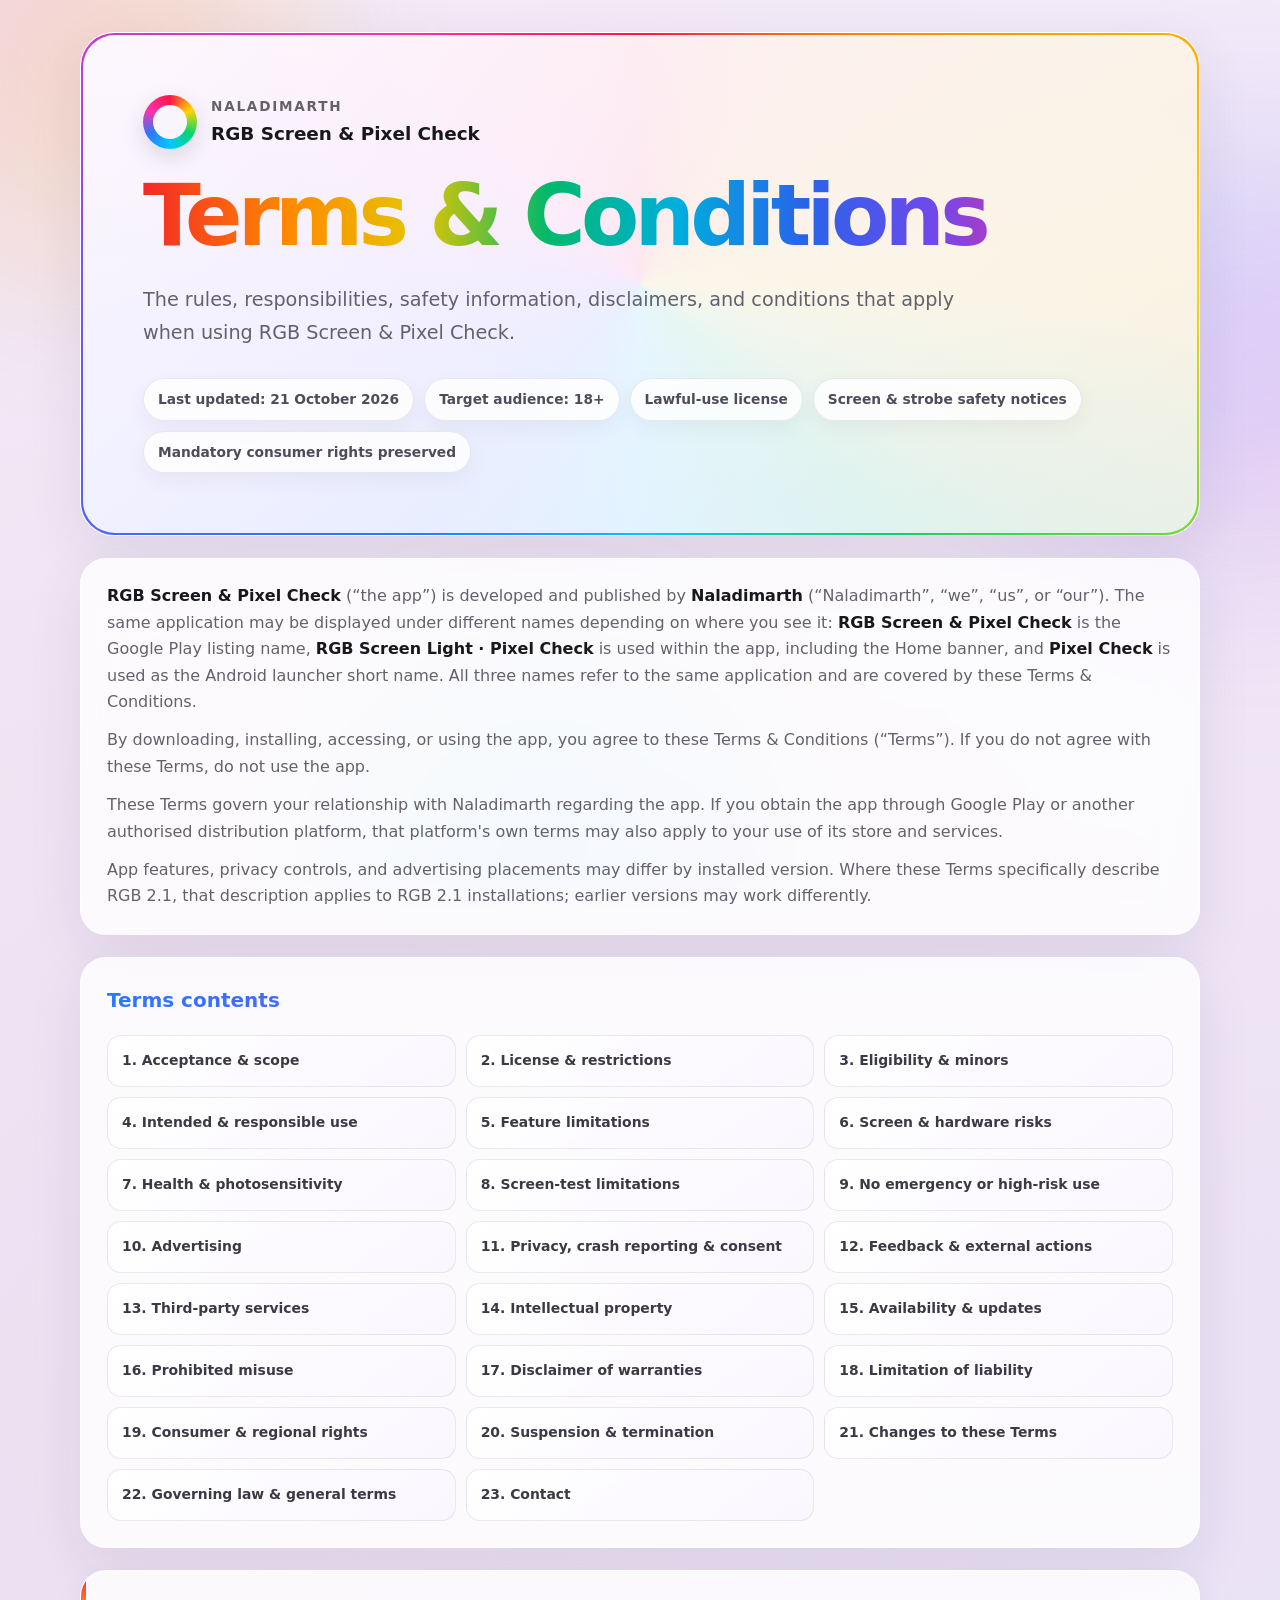
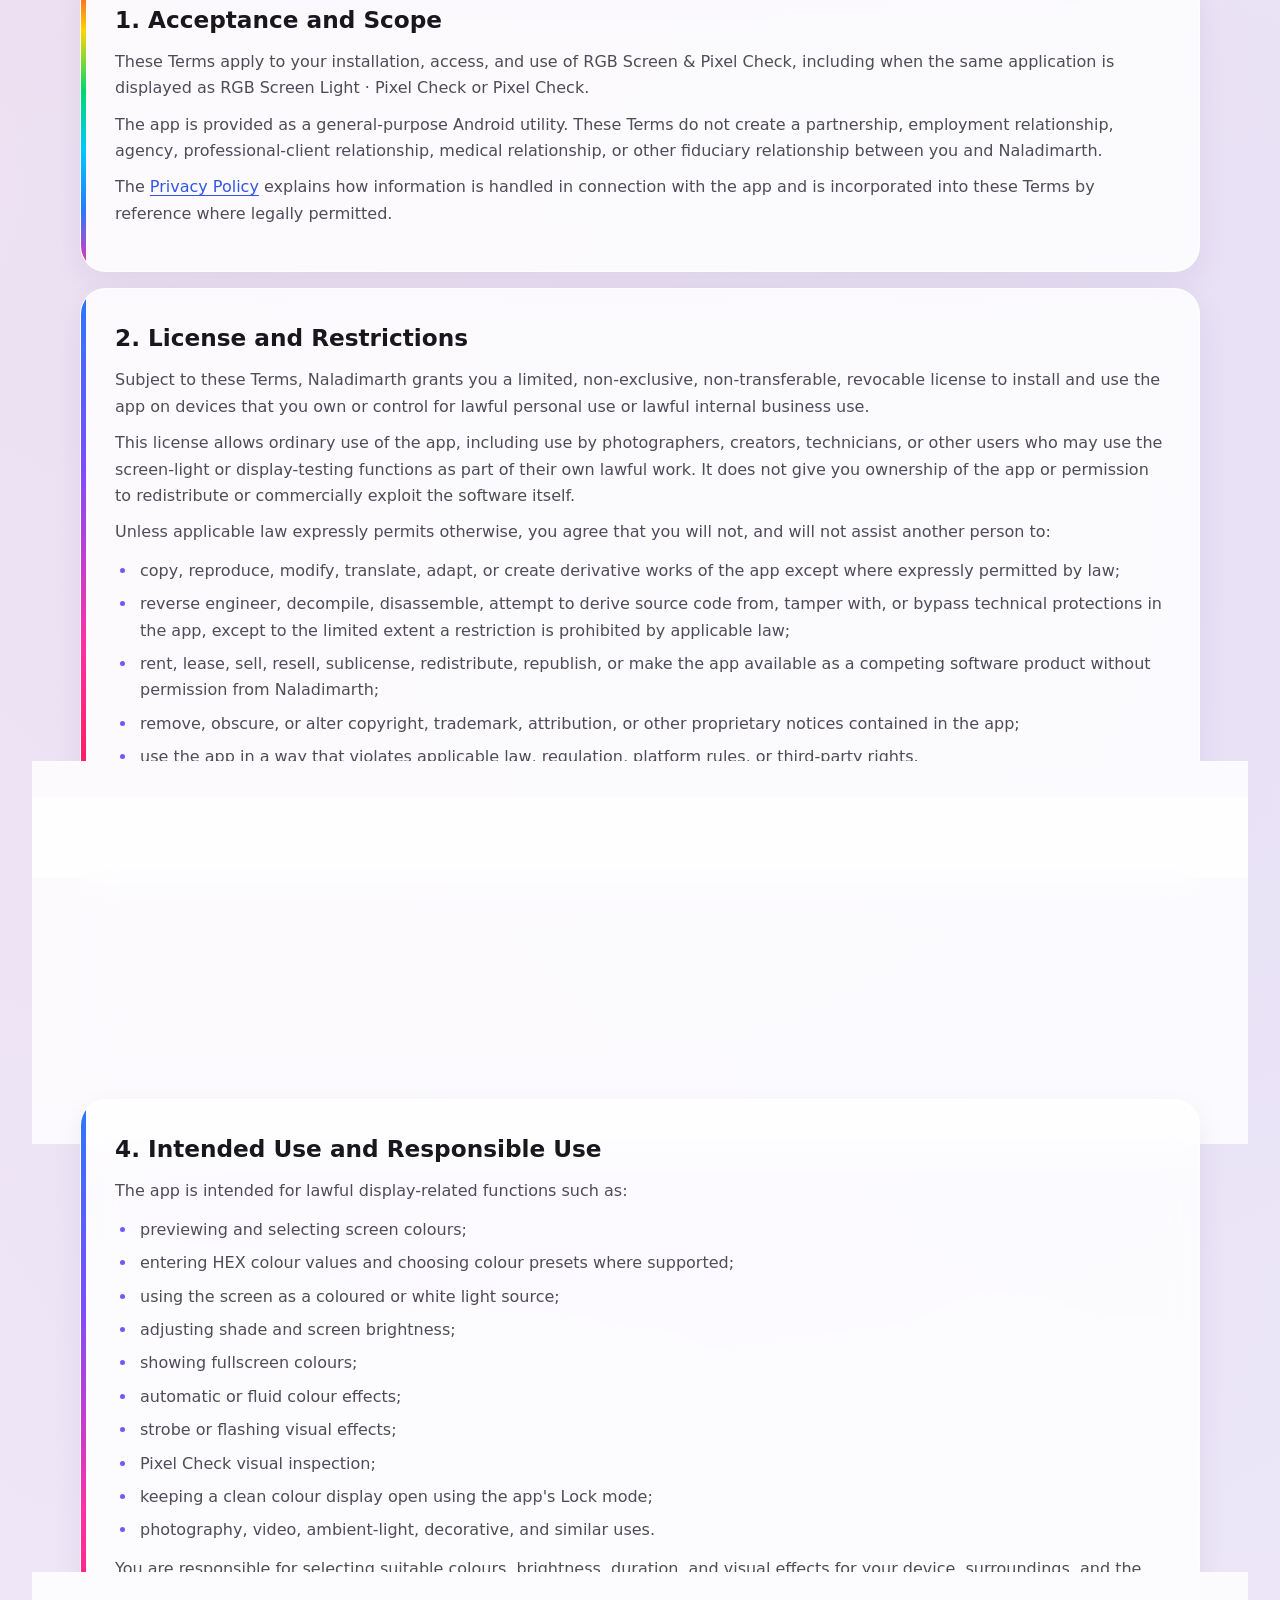
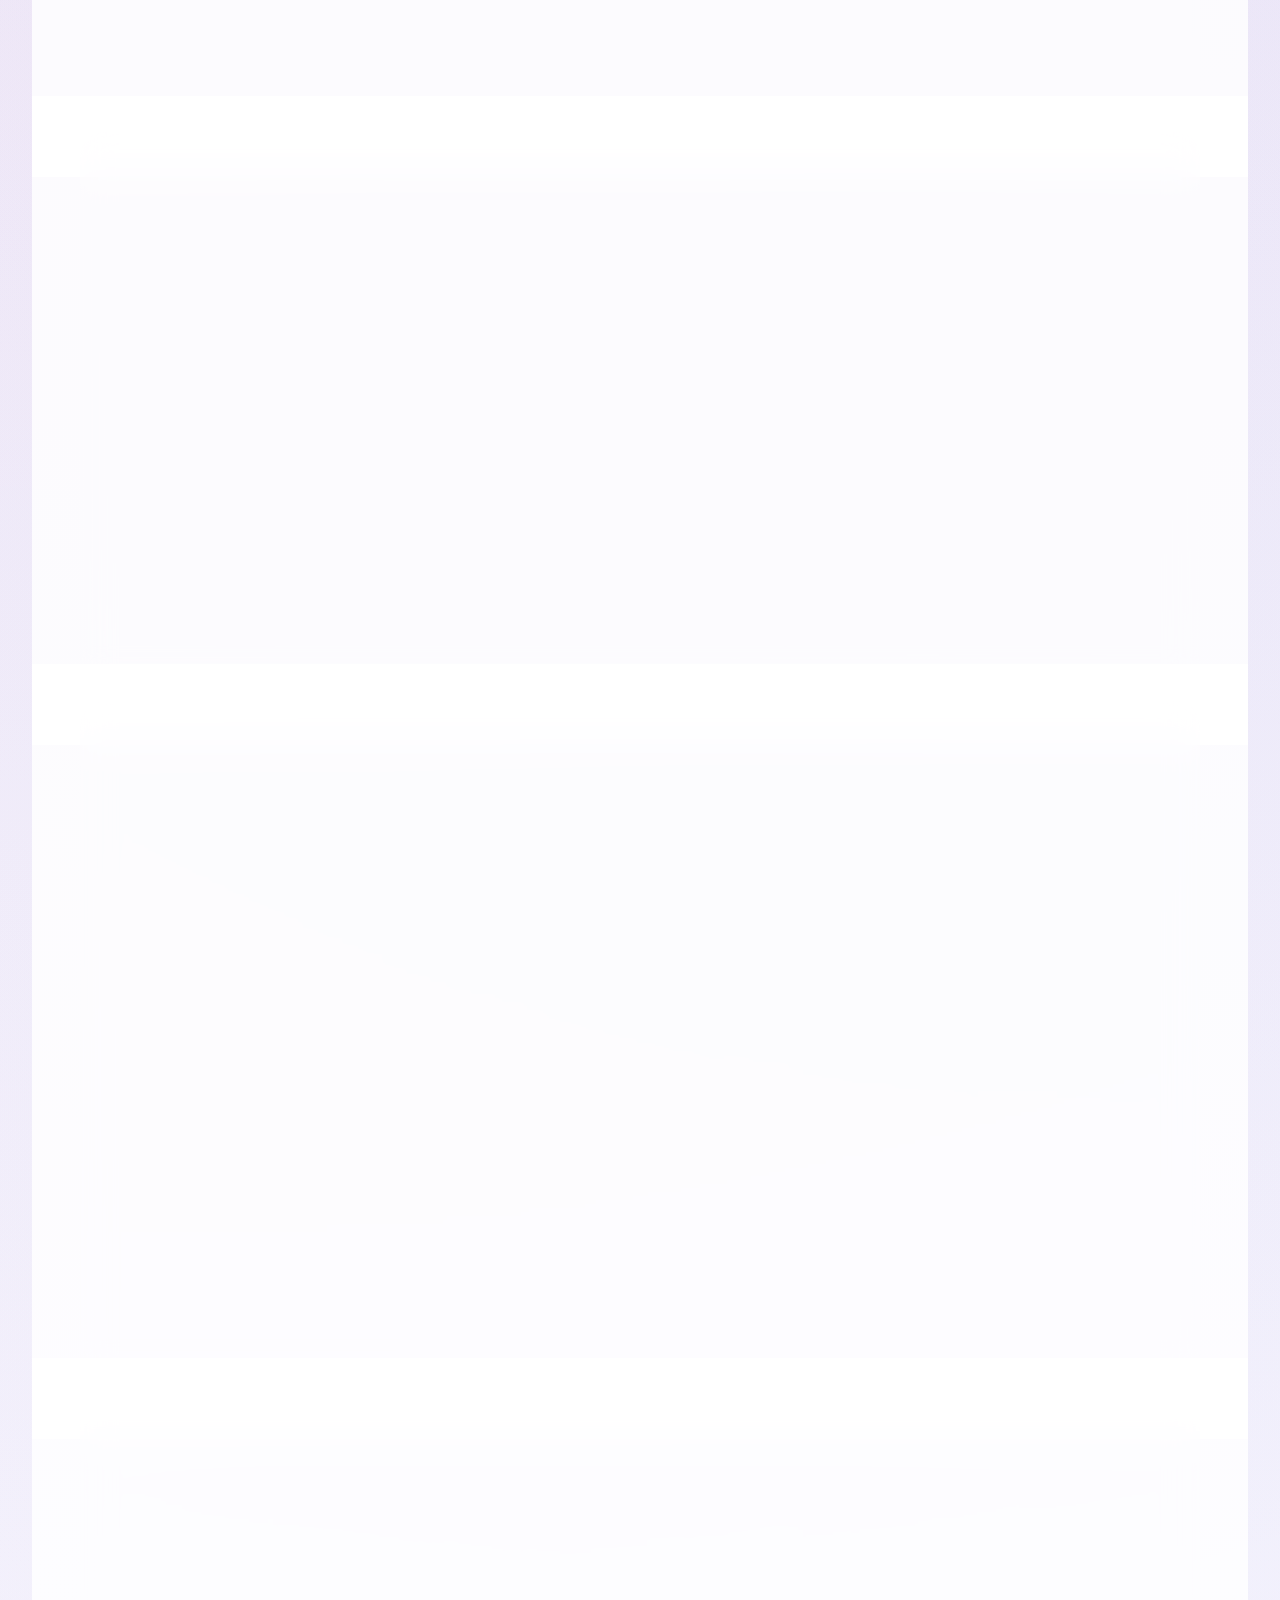
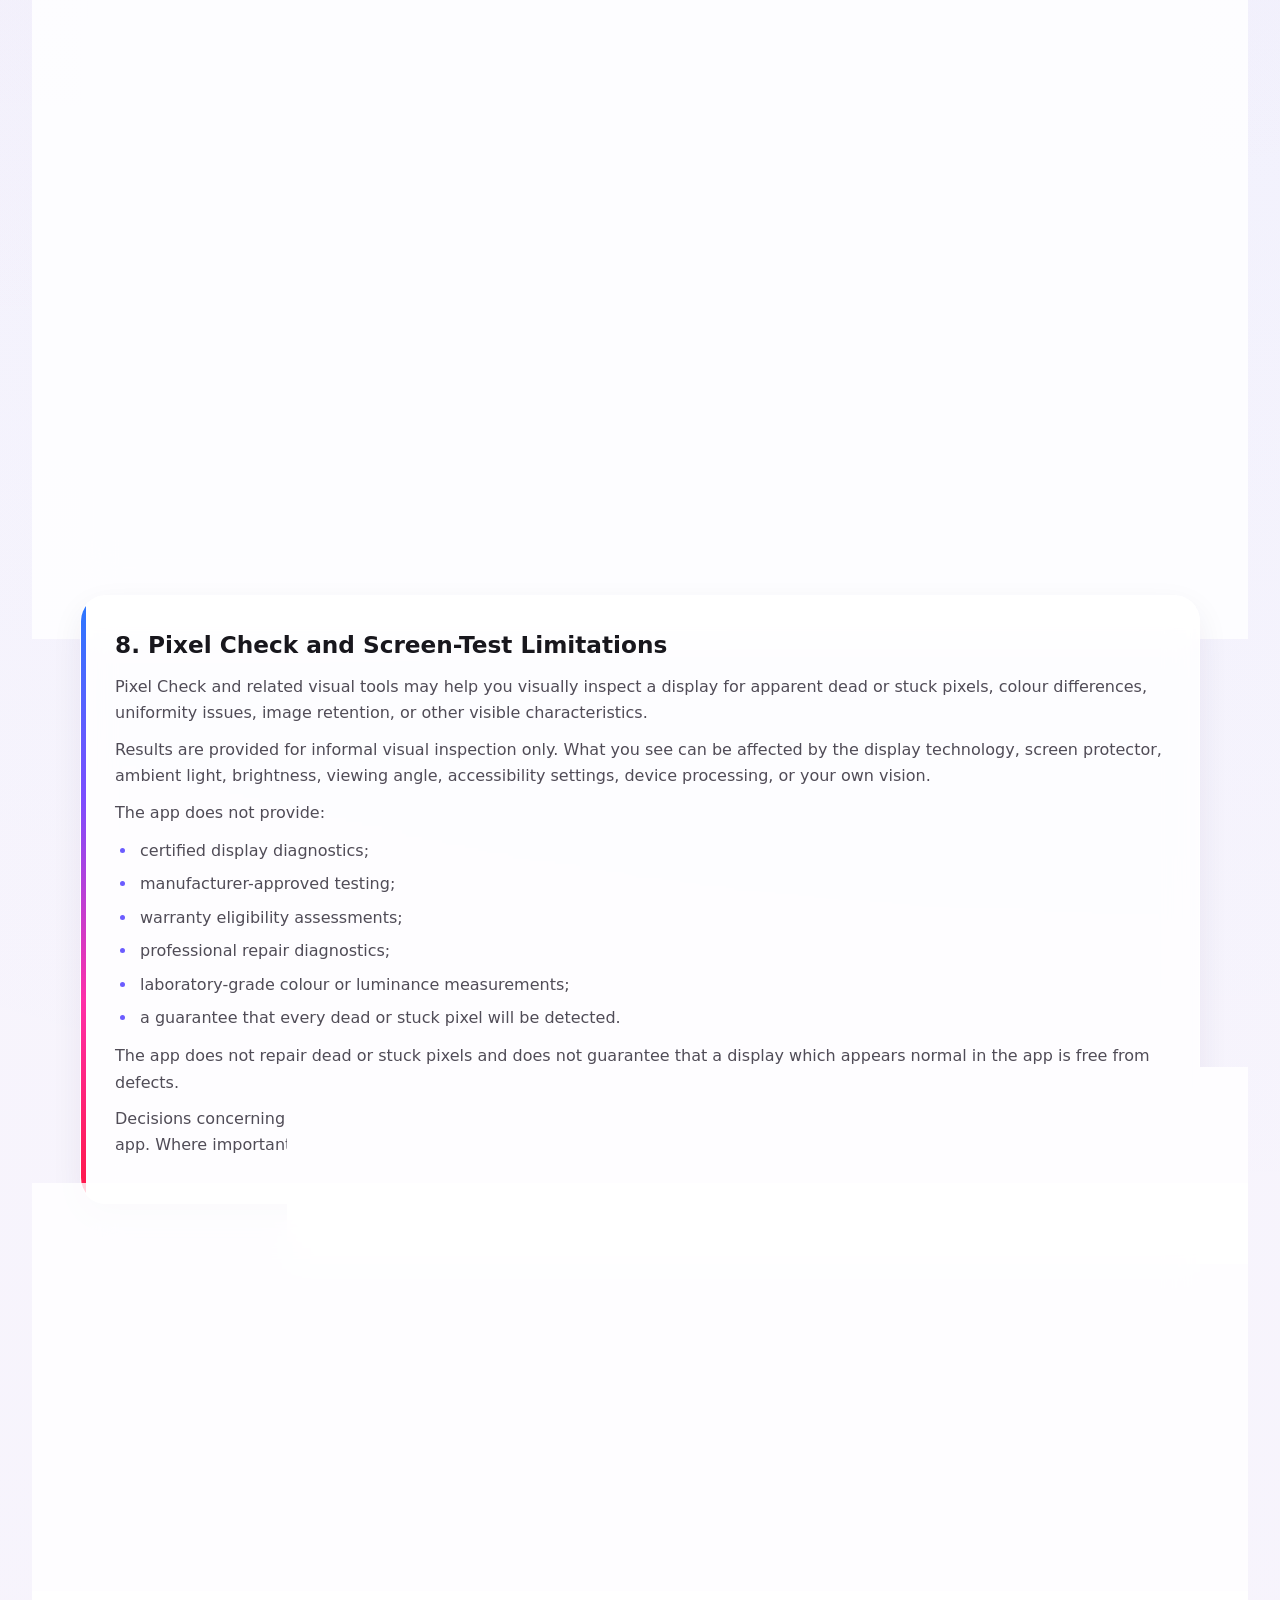
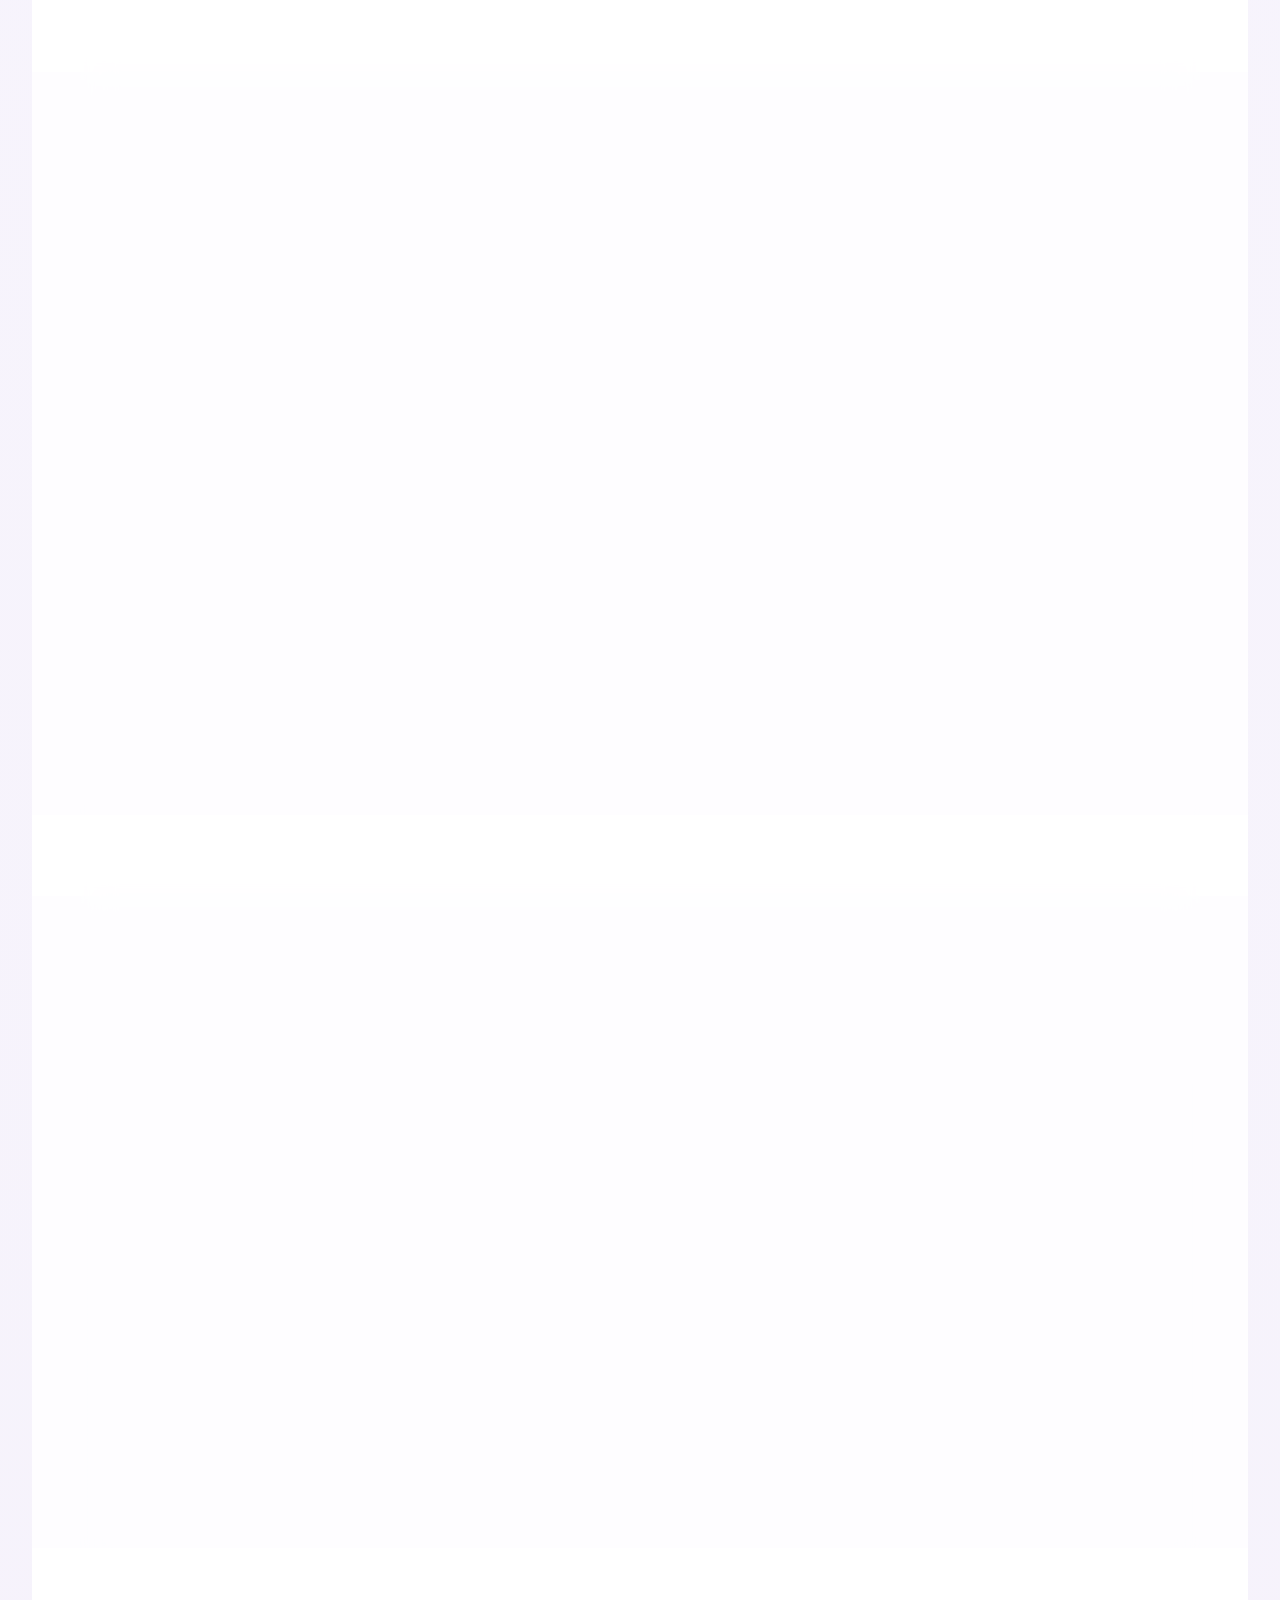
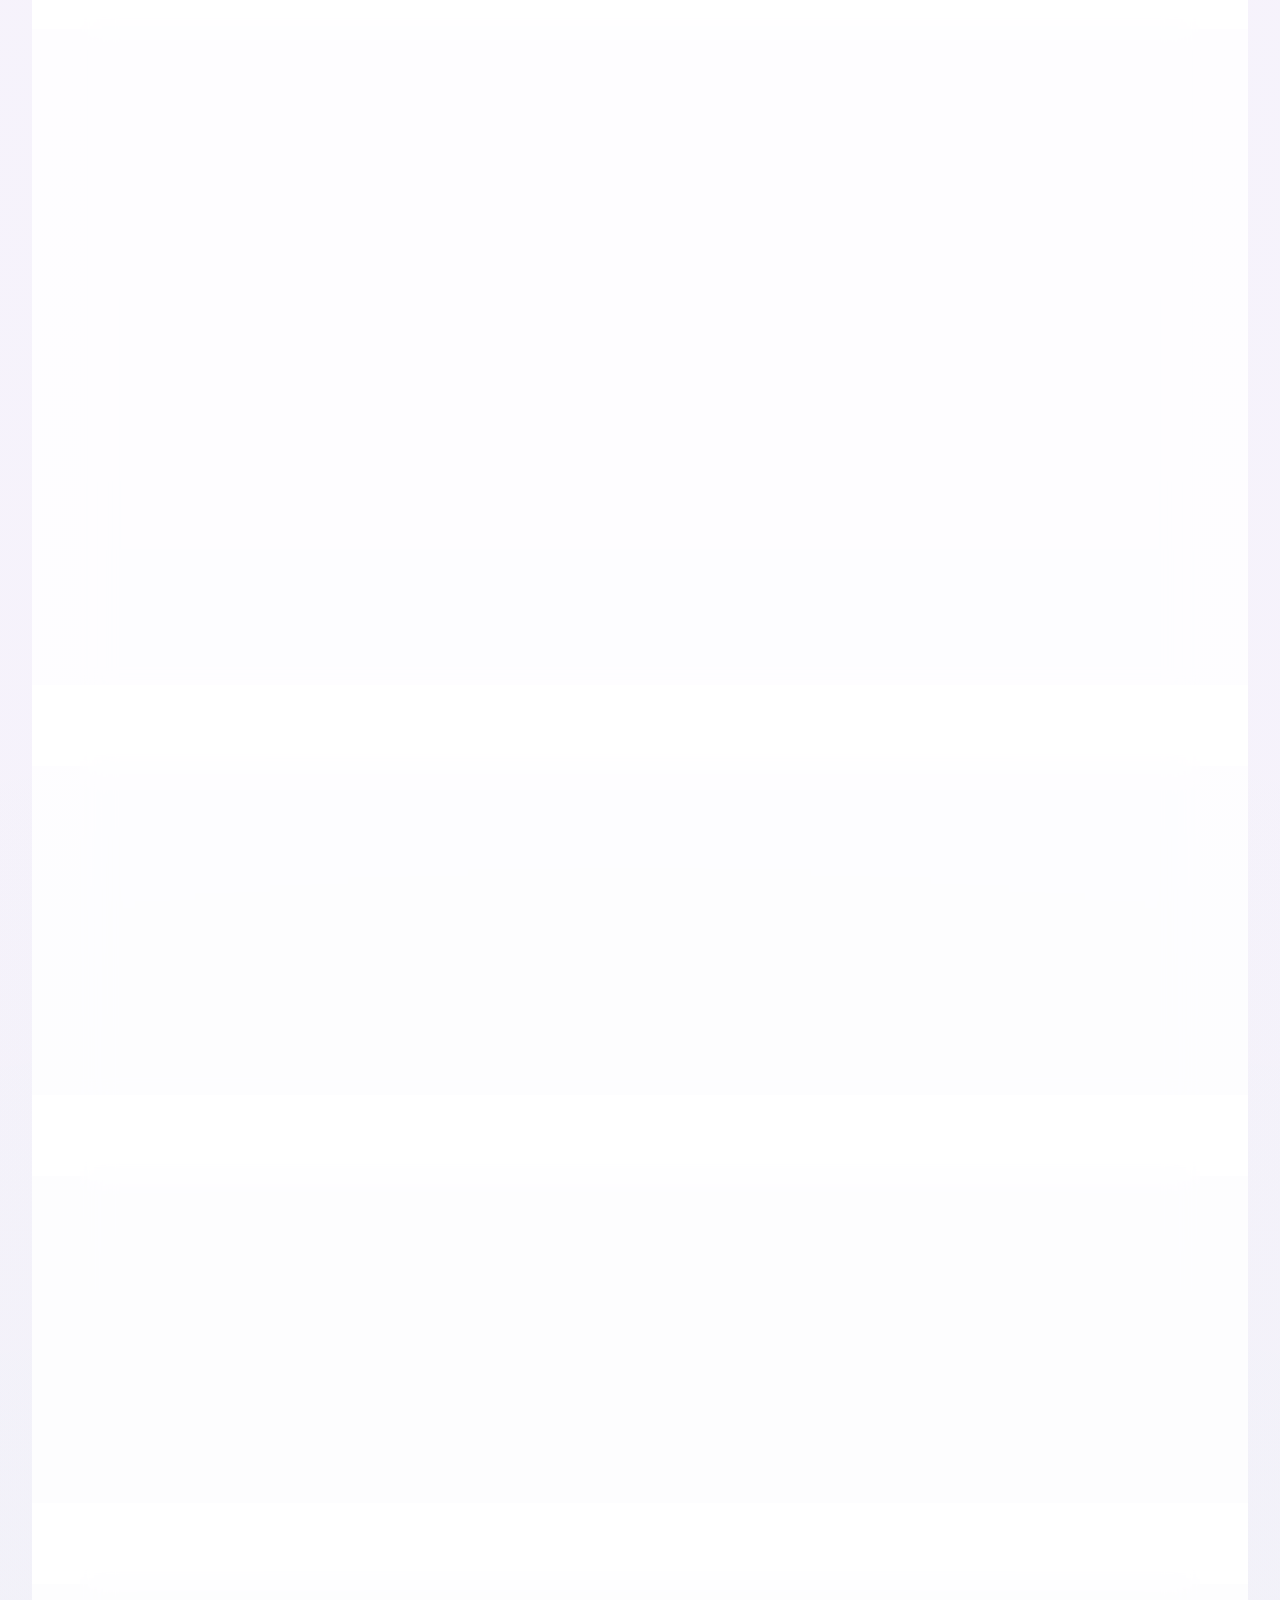
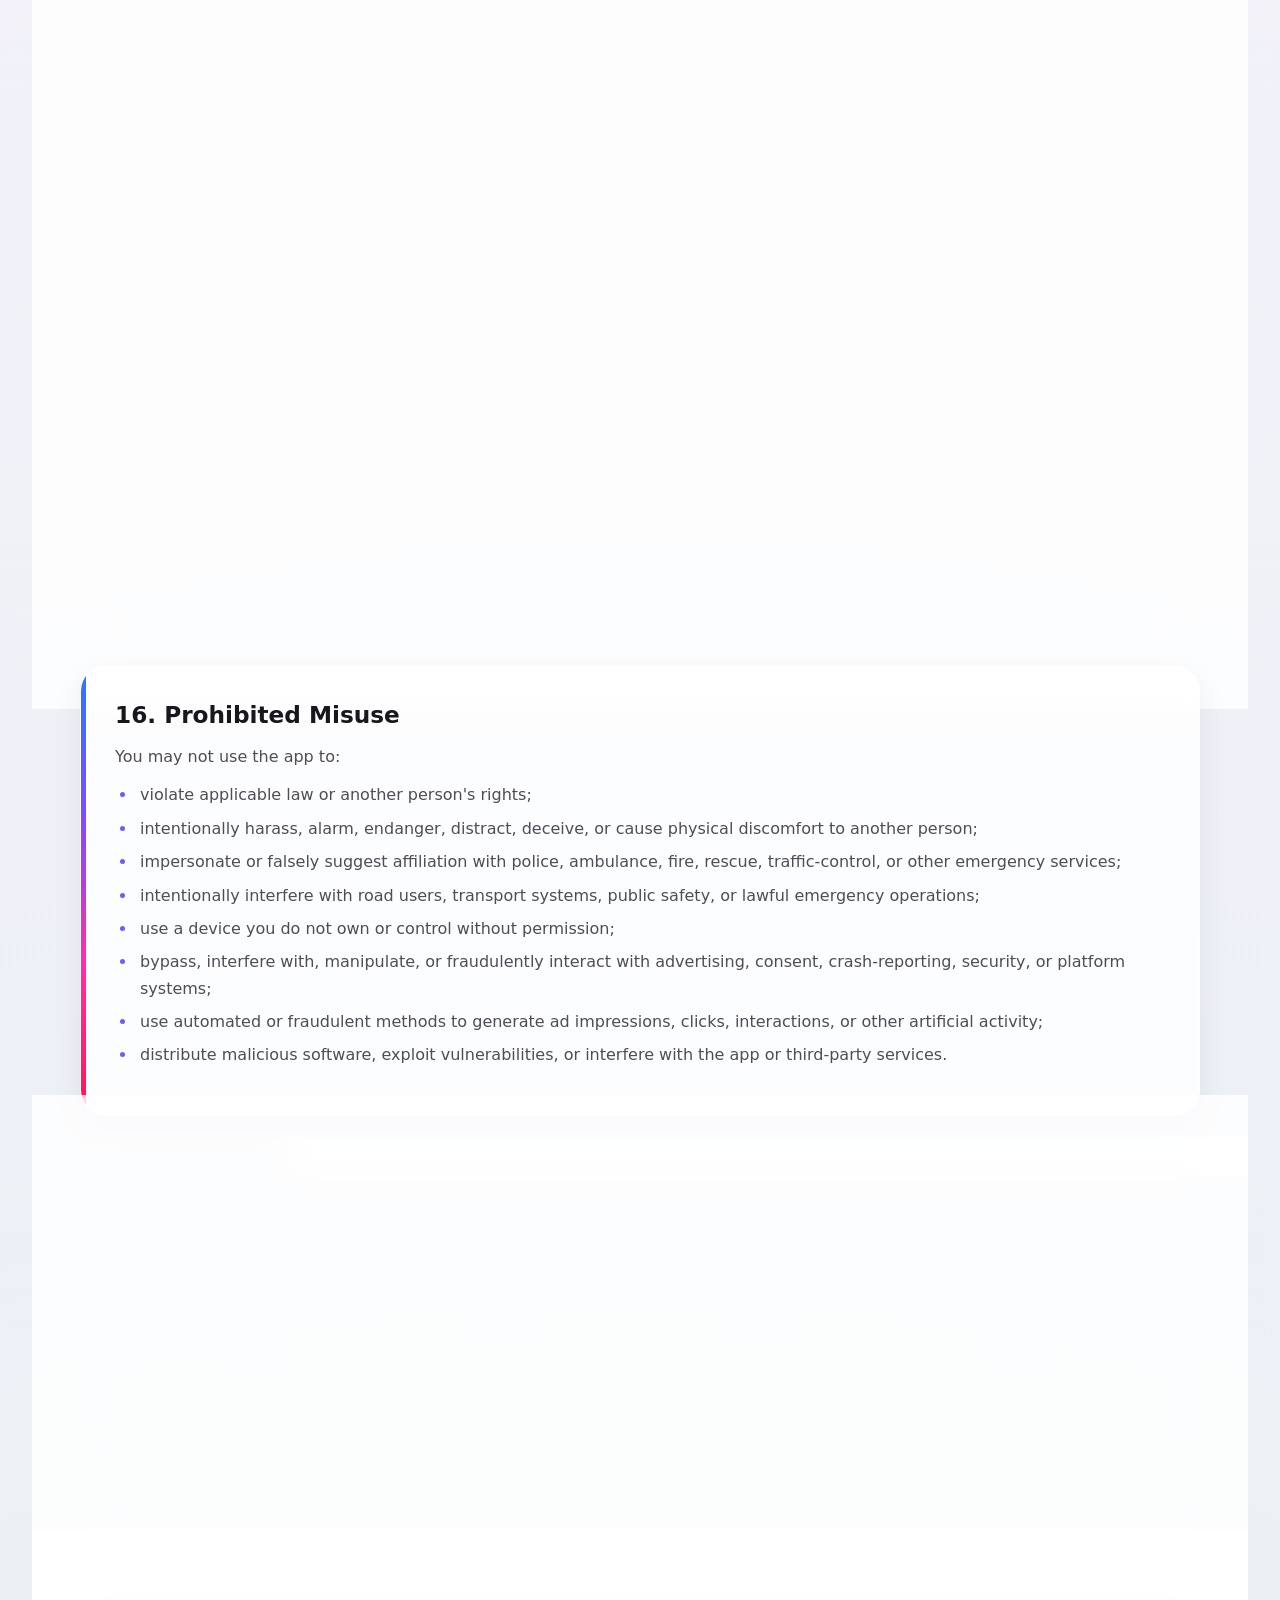
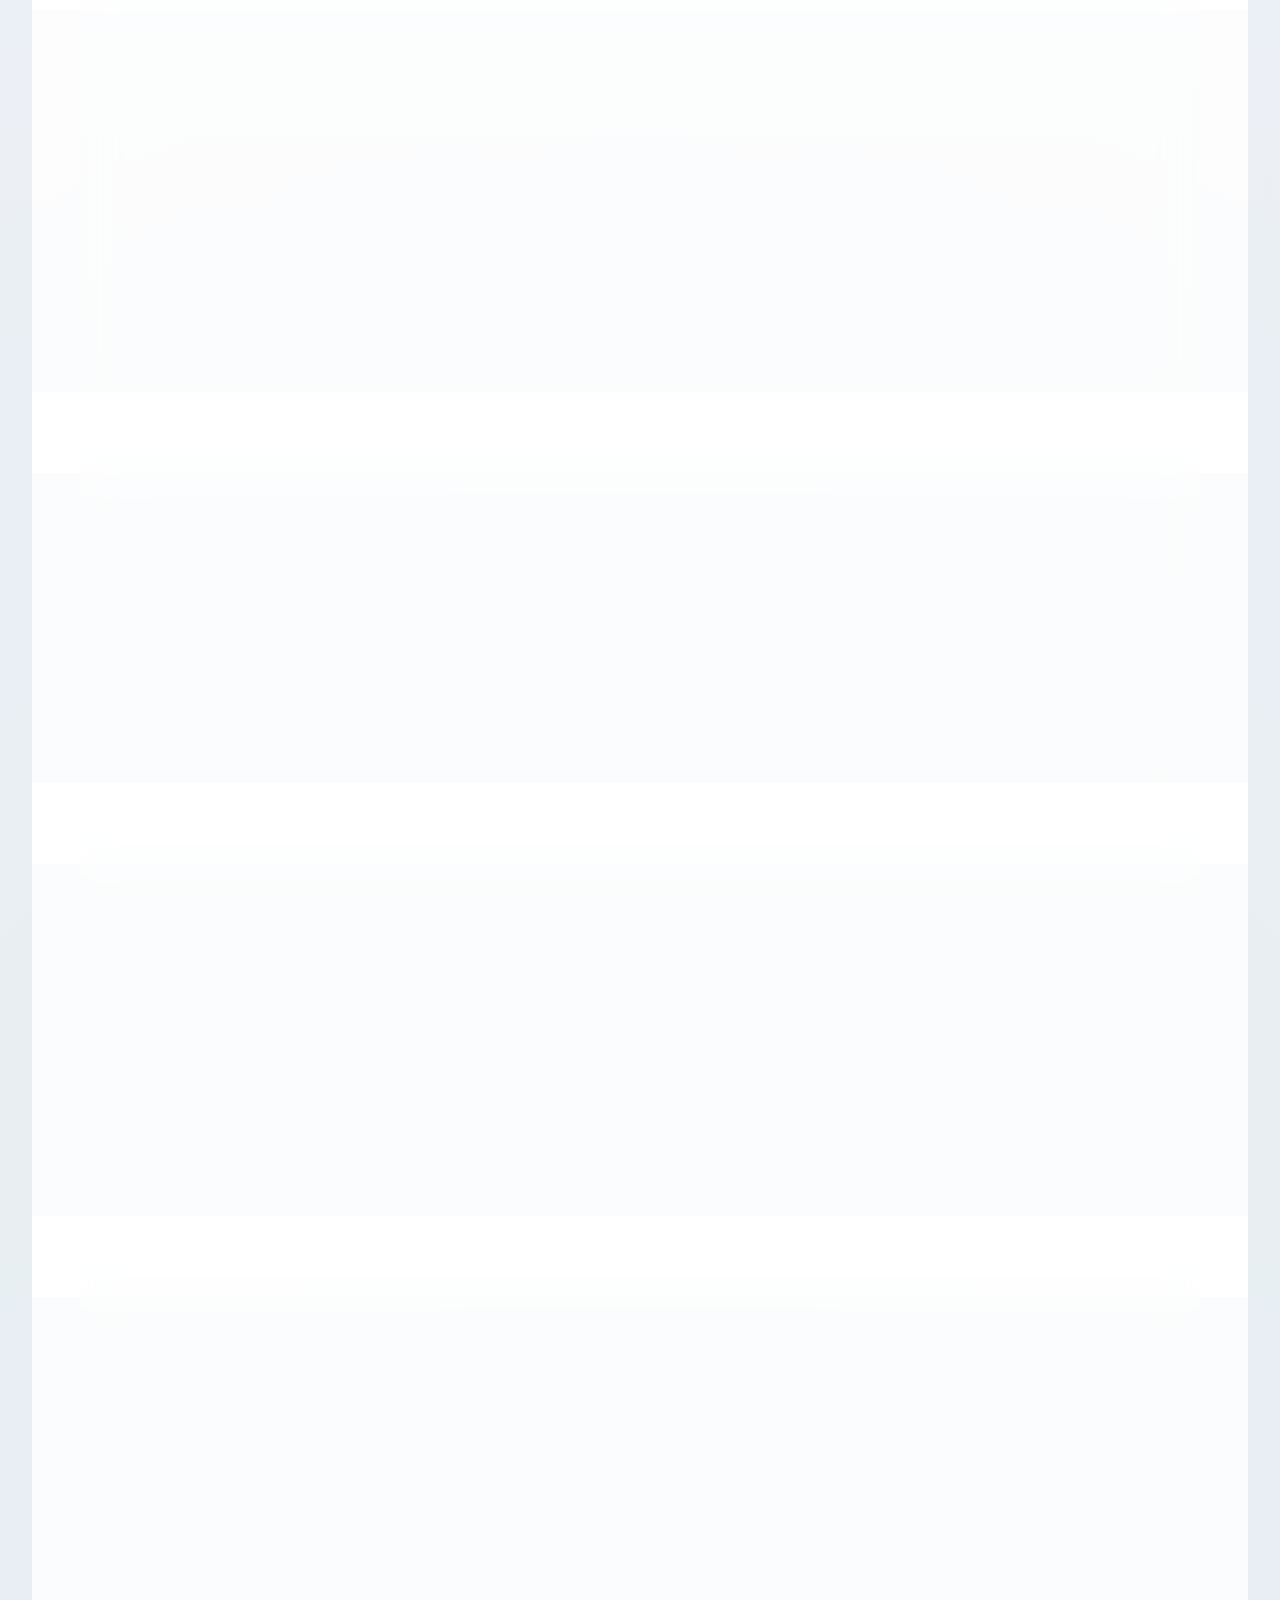
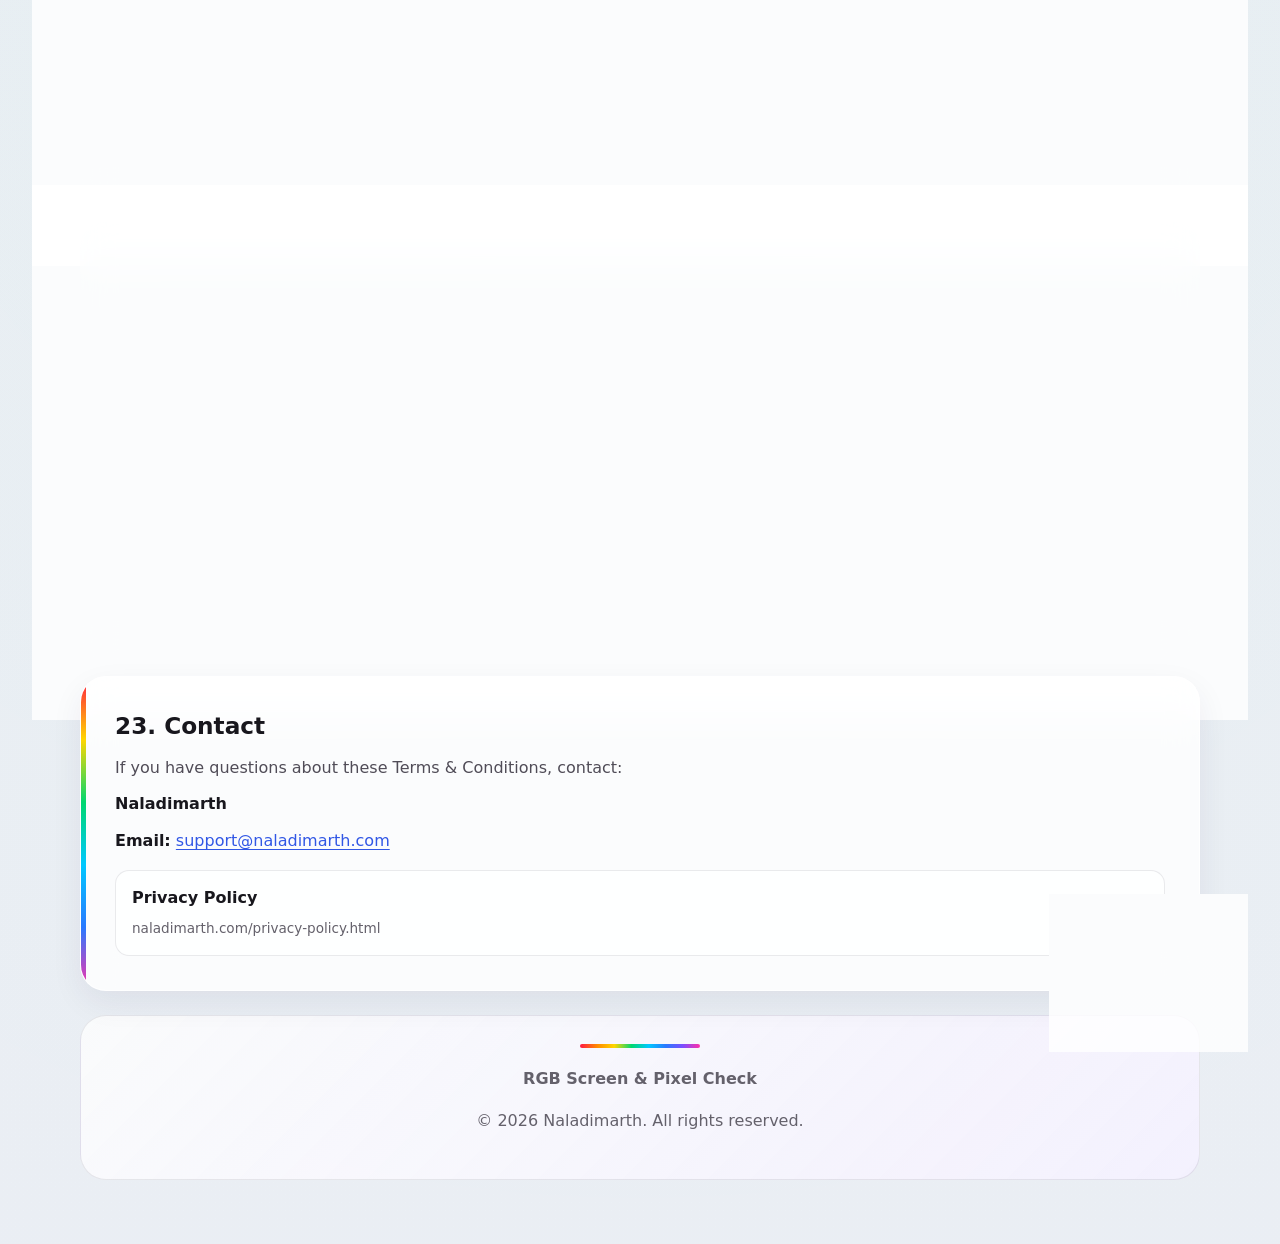
<file: terms.html>
<!-- verified -->
<!DOCTYPE html>
<html lang="en">
<head>
  <meta charset="utf-8" />

<title>Terms & Conditions – RGB Screen &amp; Pixel Check</title>

<meta
  name="viewport"
  content="width=device-width, initial-scale=1.0"
/>

<meta
  name="description"
  content="Terms & Conditions for RGB Screen &amp; Pixel Check, also displayed as RGB Screen Light · Pixel Check and Pixel Check, by Naladimarth."
/>

  <meta name="theme-color" content="#f3eff9" />

  <style>
    :root {
      --page-bg: #f3eff9;
      --page-bg-soft: #faf8ff;

      --text: #18171d;
      --text-soft: #64616b;
      --text-muted: #85818d;

      --panel: rgba(255, 255, 255, 0.82);
      --panel-strong: rgba(255, 255, 255, 0.94);

      --border: rgba(28, 22, 50, 0.09);
      --shadow: 0 18px 55px rgba(45, 31, 77, 0.09);

      --red: #ff1744;
      --orange: #ff8a00;
      --yellow: #ffd600;
      --green: #00d76f;
      --cyan: #00c8ff;
      --blue: #2979ff;
      --violet: #7c4dff;
      --pink: #ff2fa8;

      --radius-xl: 34px;
      --radius-lg: 26px;
      --radius-md: 20px;
      --radius-sm: 14px;

      --content-width: 1120px;
    }

    * {
      box-sizing: border-box;
    }

    html {
      scroll-behavior: smooth;
    }

    body {
      margin: 0;
      min-height: 100vh;

      font-family:
        system-ui,
        -apple-system,
        BlinkMacSystemFont,
        "Segoe UI",
        Roboto,
        Helvetica,
        Arial,
        sans-serif;

      color: var(--text);

      background:
        radial-gradient(
          circle at 15% 10%,
          rgba(255, 40, 90, 0.08),
          transparent 30%
        ),
        radial-gradient(
          circle at 88% 15%,
          rgba(42, 121, 255, 0.09),
          transparent 33%
        ),
        radial-gradient(
          circle at 50% 90%,
          rgba(0, 215, 111, 0.06),
          transparent 32%
        ),
        linear-gradient(
          180deg,
          var(--page-bg-soft) 0%,
          var(--page-bg) 100%
        );

      line-height: 1.65;
      overflow-x: hidden;
    }

    a {
      color: #3157e5;
      text-decoration-thickness: 1px;
      text-underline-offset: 3px;
      word-break: break-word;
    }

    a:hover {
      color: #6a3df0;
    }

    .aurora {
      position: fixed;
      inset: 0;
      pointer-events: none;
      overflow: hidden;
      z-index: -1;
    }

    .aurora span {
      position: absolute;
      width: 420px;
      height: 420px;
      border-radius: 50%;
      filter: blur(85px);
      opacity: 0.16;

      animation:
        floatGlow 16s ease-in-out infinite alternate;
    }

    .aurora .a1 {
      top: -140px;
      left: -110px;

      background:
        linear-gradient(
          135deg,
          var(--red),
          var(--orange),
          var(--yellow)
        );
    }

    .aurora .a2 {
      top: 16%;
      right: -180px;

      background:
        linear-gradient(
          135deg,
          var(--blue),
          var(--violet),
          var(--pink)
        );

      animation-delay: -5s;
    }

    .aurora .a3 {
      bottom: -180px;
      left: 26%;

      background:
        linear-gradient(
          135deg,
          var(--green),
          var(--cyan),
          var(--blue)
        );

      animation-delay: -9s;
    }

    @keyframes floatGlow {
      from {
        transform: translate3d(0, 0, 0) scale(1);
      }

      to {
        transform: translate3d(45px, 30px, 0) scale(1.12);
      }
    }

    .page {
      width: min(calc(100% - 32px), var(--content-width));

      margin-inline: auto;

      padding:
        32px
        0
        64px;
    }

    .hero {
      position: relative;
      overflow: hidden;

      padding:
        clamp(28px, 5vw, 62px);

      border-radius: var(--radius-xl);

      background:
        linear-gradient(
          135deg,
          rgba(255, 255, 255, 0.92),
          rgba(255, 255, 255, 0.70)
        );

      border:
        1px solid
        rgba(255, 255, 255, 0.85);

      box-shadow: var(--shadow);

      isolation: isolate;
    }

    .hero::before {
      content: "";

      position: absolute;
      inset: -2px;

      z-index: -2;

      background:
        conic-gradient(
          from 0deg,
          var(--red),
          var(--orange),
          var(--yellow),
          var(--green),
          var(--cyan),
          var(--blue),
          var(--violet),
          var(--pink),
          var(--red)
        );

      animation:
        rotateRgb 16s linear infinite;
    }

    .hero::after {
      content: "";

      position: absolute;
      inset: 2px;

      z-index: -1;

      border-radius:
        calc(var(--radius-xl) - 2px);

      background:
        linear-gradient(
          145deg,
          rgba(255, 255, 255, 0.96),
          rgba(248, 244, 255, 0.88)
        );
    }

    @keyframes rotateRgb {
      to {
        transform: rotate(360deg);
      }
    }

    .brand-row {
      display: flex;
      align-items: center;
      gap: 14px;

      margin-bottom: 24px;
    }

    .brand-mark {
      position: relative;

      width: 54px;
      height: 54px;

      flex: 0 0 auto;

      border-radius: 50%;

      background:
        conic-gradient(
          var(--red),
          var(--yellow),
          var(--green),
          var(--cyan),
          var(--blue),
          var(--pink),
          var(--red)
        );

      box-shadow:
        0 8px 22px
        rgba(51, 44, 88, 0.15);
    }

    .brand-mark::after {
      content: "";

      position: absolute;
      inset: 10px;

      border-radius: 50%;

      background: #f8f5ff;
    }

    .brand-name {
      font-size: 0.85rem;
      font-weight: 800;

      letter-spacing: 0.13em;
      text-transform: uppercase;

      color: var(--text-soft);
    }

    .app-name {
      margin-top: 2px;

      font-size: 1.15rem;
      font-weight: 800;
    }

    h1 {
      margin: 0;

      max-width: 920px;

      font-size:
        clamp(2.7rem, 7.3vw, 5.3rem);

      line-height: 0.98;

      letter-spacing: -0.055em;

      background:
        linear-gradient(
          90deg,
          #f52828 0%,
          #ff8a00 16%,
          #e5c500 30%,
          #00b96b 44%,
          #00aedd 58%,
          #2864e9 72%,
          #7048eb 86%,
          #f02e9c 100%
        );

      -webkit-background-clip: text;
      background-clip: text;

      color: transparent;
    }

    .hero-copy {
      margin:
        26px
        0
        0;

      max-width: 820px;

      color: var(--text-soft);

      font-size:
        clamp(1rem, 2vw, 1.2rem);

      line-height: 1.75;
    }

    .badges {
      display: flex;
      flex-wrap: wrap;

      gap: 10px;

      margin-top: 28px;
    }

    .badge {
      padding:
        9px
        14px;

      border-radius: 999px;

      background:
        rgba(255, 255, 255, 0.82);

      border:
        1px solid
        var(--border);

      font-size: 0.86rem;
      font-weight: 700;

      color: #504b5a;

      box-shadow:
        0 8px 20px
        rgba(50, 40, 80, 0.05);
    }

    .intro {
      margin-top: 22px;

      padding:
        24px
        26px;

      border-radius: var(--radius-lg);

      background: var(--panel);

      border:
        1px solid
        rgba(255, 255, 255, 0.72);

      box-shadow: var(--shadow);

      backdrop-filter: blur(18px);
      -webkit-backdrop-filter: blur(18px);
    }

    .intro p {
      margin: 0;

      color: var(--text-soft);
    }

    .intro strong {
      color: var(--text);
    }

    .contents {
      margin-top: 22px;

      padding: 26px;

      border-radius: var(--radius-lg);

      background: var(--panel);

      border:
        1px solid
        rgba(255, 255, 255, 0.72);

      box-shadow: var(--shadow);

      backdrop-filter: blur(18px);
      -webkit-backdrop-filter: blur(18px);
    }

    .contents h2 {
      margin:
        0
        0
        18px;

      font-size: 1.25rem;

      background:
        linear-gradient(
          90deg,
          var(--blue),
          var(--violet),
          var(--pink)
        );

      -webkit-background-clip: text;
      background-clip: text;

      color: transparent;
    }

    .toc-grid {
      display: grid;

      grid-template-columns:
        repeat(3, minmax(0, 1fr));

      gap: 10px;
    }

    .toc-grid a {
      display: flex;
      align-items: center;

      min-height: 52px;

      padding:
        12px
        14px;

      border-radius: var(--radius-sm);

      border:
        1px solid
        var(--border);

      background:
        linear-gradient(
          145deg,
          rgba(255, 255, 255, 0.88),
          rgba(248, 245, 255, 0.76)
        );

      color: #3c3944;

      font-size: 0.87rem;
      font-weight: 700;

      text-decoration: none;

      transition:
        transform 180ms ease,
        box-shadow 180ms ease,
        border-color 180ms ease;
    }

    .toc-grid a:hover {
      transform: translateY(-2px);

      border-color:
        rgba(80, 72, 180, 0.2);

      box-shadow:
        0 10px 24px
        rgba(63, 52, 113, 0.09);
    }

    main {
      display: grid;

      gap: 16px;

      margin-top: 22px;
    }

    .terms-section {
      position: relative;
      overflow: hidden;

      padding:
        clamp(22px, 4vw, 34px);

      border-radius: var(--radius-lg);

      background: var(--panel);

      border:
        1px solid
        rgba(255, 255, 255, 0.78);

      box-shadow:
        0 12px 32px
        rgba(44, 34, 73, 0.065);

      backdrop-filter: blur(16px);
      -webkit-backdrop-filter: blur(16px);

      animation:
        sectionIn 520ms ease both;
    }

    .terms-section::before {
      content: "";

      position: absolute;

      inset:
        0
        auto
        0
        0;

      width: 5px;

      background:
        linear-gradient(
          180deg,
          var(--red),
          var(--yellow),
          var(--green),
          var(--cyan),
          var(--blue),
          var(--pink)
        );
    }

    .terms-section:nth-child(2n)::before {
      background:
        linear-gradient(
          180deg,
          var(--blue),
          var(--violet),
          var(--pink),
          var(--red)
        );
    }

    .terms-section:nth-child(3n)::before {
      background:
        linear-gradient(
          180deg,
          var(--green),
          var(--cyan),
          var(--blue)
        );
    }

    @keyframes sectionIn {
      from {
        opacity: 0;

        transform:
          translateY(12px);
      }

      to {
        opacity: 1;

        transform:
          translateY(0);
      }
    }

    .terms-section h2 {
      margin:
        0
        0
        14px;

      font-size:
        clamp(1.18rem, 2vw, 1.45rem);

      line-height: 1.3;
    }

    .terms-section p {
      margin: 10px 0;

      color: #504c57;
    }

    .terms-section strong {
      color: var(--text);
    }

    ul {
      margin:
        12px
        0
        12px
        22px;

      padding: 0;

      color: #504c57;
    }

    li {
      margin: 7px 0;

      padding-left: 3px;
    }

    li::marker {
      color: #6b5cff;
    }

    .highlight {
      margin:
        18px
        0;

      padding:
        16px
        18px;

      border-radius: var(--radius-md);

      background:
        linear-gradient(
          135deg,
          rgba(255, 60, 83, 0.07),
          rgba(0, 200, 255, 0.07),
          rgba(124, 77, 255, 0.08)
        );

      border:
        1px solid
        rgba(90, 77, 190, 0.09);
    }

    .highlight p {
      margin: 0;
    }

    .warning {
      margin:
        18px
        0;

      padding:
        16px
        18px;

      border-radius: var(--radius-md);

      background:
        linear-gradient(
          135deg,
          rgba(255, 130, 0, 0.10),
          rgba(255, 23, 68, 0.07)
        );

      border:
        1px solid
        rgba(255, 100, 0, 0.15);
    }

    .warning p {
      margin: 0;
    }

    .legal-block {
      padding:
        17px
        18px;

      margin-top: 15px;

      border-radius: var(--radius-md);

      background:
        rgba(243, 239, 249, 0.70);

      border:
        1px solid
        var(--border);

      color: #3d3945;

      font-size: 0.94rem;
    }

    .legal-block p:first-child {
      margin-top: 0;
    }

    .legal-block p:last-child {
      margin-bottom: 0;
    }

    .policy-link {
      display: block;

      margin-top: 16px;

      padding:
        14px
        16px;

      border-radius: var(--radius-sm);

      background:
        rgba(255, 255, 255, 0.72);

      border:
        1px solid
        var(--border);

      text-decoration: none;

      transition:
        transform 160ms ease,
        box-shadow 160ms ease;
    }

    .policy-link:hover {
      transform:
        translateY(-2px);

      box-shadow:
        0 10px 24px
        rgba(57, 49, 98, 0.08);
    }

    .policy-link strong {
      display: block;

      margin-bottom: 3px;

      color: var(--text);
    }

    .policy-link span {
      font-size: 0.85rem;

      color: var(--text-soft);
    }

    footer {
      margin-top: 24px;

      padding: 28px;

      text-align: center;

      border-radius: var(--radius-lg);

      color: var(--text-soft);

      background:
        linear-gradient(
          135deg,
          rgba(255, 255, 255, 0.74),
          rgba(245, 241, 255, 0.86)
        );

      border:
        1px solid
        var(--border);
    }

    .footer-rgb {
      width: 120px;
      height: 4px;

      margin:
        0
        auto
        18px;

      border-radius: 999px;

      background:
        linear-gradient(
          90deg,
          var(--red),
          var(--orange),
          var(--yellow),
          var(--green),
          var(--cyan),
          var(--blue),
          var(--violet),
          var(--pink)
        );
    }

    @media (max-width: 860px) {
      .toc-grid {
        grid-template-columns:
          repeat(2, minmax(0, 1fr));
      }
    }

    @media (max-width: 560px) {
      .page {
        width:
          min(
            calc(100% - 20px),
            var(--content-width)
          );

        padding-top: 10px;
      }

      .hero {
        padding:
          26px
          20px
          30px;

        border-radius: 26px;
      }

      .brand-mark {
        width: 46px;
        height: 46px;
      }

      .app-name {
        font-size: 1rem;
      }

      .toc-grid {
        grid-template-columns: 1fr;
      }

      .contents,
      .intro,
      .terms-section {
        border-radius: 22px;
      }

      .contents {
        padding: 20px;
      }

      .terms-section {
        padding:
          23px
          20px
          23px
          24px;
      }
    }

    @media (prefers-reduced-motion: reduce) {
      html {
        scroll-behavior: auto;
      }

      *,
      *::before,
      *::after {
        animation-duration: 0.001ms !important;
        animation-iteration-count: 1 !important;
        transition-duration: 0.001ms !important;
      }
    }
  </style>
</head>

<body>

<div class="aurora" aria-hidden="true">
  <span class="a1"></span>
  <span class="a2"></span>
  <span class="a3"></span>
</div>

<div class="page">

  <header class="hero">

    <div class="brand-row">

      <div
        class="brand-mark"
        aria-hidden="true"
      ></div>

      <div>

        <div class="brand-name">
          Naladimarth
        </div>

     <div class="app-name">
  RGB Screen &amp; Pixel Check
</div>

      </div>

    </div>

    <h1>Terms &amp; Conditions</h1>

 <p class="hero-copy">
  The rules, responsibilities, safety information, disclaimers, and
  conditions that apply when using RGB Screen &amp; Pixel Check.
</p>

    <div class="badges">

<span class="badge">
  Last updated: 21 October 2026
</span>

<span class="badge">
  Target audience: 18+
</span>

      <span class="badge">
        Lawful-use license
      </span>

      <span class="badge">
        Screen &amp; strobe safety notices
      </span>

      <span class="badge">
        Mandatory consumer rights preserved
      </span>

    </div>

  </header>

  <section class="intro">

<p>
  <strong>RGB Screen &amp; Pixel Check</strong> (“the app”) is developed
  and published by <strong>Naladimarth</strong>
  (“Naladimarth”, “we”, “us”, or “our”). The same application may be
  displayed under different names depending on where you see it:
  <strong>RGB Screen &amp; Pixel Check</strong> is the Google Play listing
  name, <strong>RGB Screen Light · Pixel Check</strong> is used within the
  app, including the Home banner, and <strong>Pixel Check</strong> is used
  as the Android launcher short name. All three names refer to the same
  application and are covered by these Terms &amp; Conditions.
</p>

<p style="margin-top: 12px;">
  By downloading, installing, accessing, or using the app, you agree to
  these Terms &amp; Conditions (“Terms”). If you do not agree with these
  Terms, do not use the app.
</p>

<p style="margin-top: 12px;">
  These Terms govern your relationship with Naladimarth regarding the app.
  If you obtain the app through Google Play or another authorised
  distribution platform, that platform's own terms may also apply to your
  use of its store and services.
</p>

<p style="margin-top: 12px;">
  App features, privacy controls, and advertising placements may differ by
  installed version. Where these Terms specifically describe RGB 2.1, that
  description applies to RGB 2.1 installations; earlier versions may work
  differently.
</p>

  </section>

  <nav
    class="contents"
    aria-label="Terms and Conditions contents"
  >

    <h2>Terms contents</h2>

    <div class="toc-grid">

      <a href="#acceptance">
        1. Acceptance &amp; scope
      </a>

      <a href="#license">
        2. License &amp; restrictions
      </a>

      <a href="#eligibility">
        3. Eligibility &amp; minors
      </a>

      <a href="#intended-use">
        4. Intended &amp; responsible use
      </a>

      <a href="#feature-limitations">
        5. Feature limitations
      </a>

      <a href="#screen-risk">
        6. Screen &amp; hardware risks
      </a>

      <a href="#health">
        7. Health &amp; photosensitivity
      </a>

      <a href="#diagnostics">
        8. Screen-test limitations
      </a>

      <a href="#high-risk">
        9. No emergency or high-risk use
      </a>

      <a href="#advertising">
        10. Advertising
      </a>

      <a href="#privacy">
        11. Privacy, crash reporting &amp; consent
      </a>

      <a href="#feedback">
        12. Feedback &amp; external actions
      </a>

      <a href="#third-party">
        13. Third-party services
      </a>

      <a href="#intellectual-property">
        14. Intellectual property
      </a>

      <a href="#availability">
        15. Availability &amp; updates
      </a>

      <a href="#prohibited-use">
        16. Prohibited misuse
      </a>

      <a href="#warranties">
        17. Disclaimer of warranties
      </a>

      <a href="#liability">
        18. Limitation of liability
      </a>

      <a href="#consumer-rights">
        19. Consumer &amp; regional rights
      </a>

      <a href="#termination">
        20. Suspension &amp; termination
      </a>

      <a href="#changes">
        21. Changes to these Terms
      </a>

      <a href="#law">
        22. Governing law &amp; general terms
      </a>

      <a href="#contact">
        23. Contact
      </a>

    </div>

  </nav>

  <main>

    <section
      class="terms-section"
      id="acceptance"
    >

      <h2>1. Acceptance and Scope</h2>

<p>
  These Terms apply to your installation, access, and use of
  RGB Screen &amp; Pixel Check, including when the same application is
  displayed as RGB Screen Light · Pixel Check or Pixel Check.
</p>

      <p>
        The app is provided as a general-purpose Android utility. These Terms
        do not create a partnership, employment relationship, agency,
        professional-client relationship, medical relationship, or other
        fiduciary relationship between you and Naladimarth.
      </p>

      <p>
        The
        <a href="/privacy-policy.html">Privacy Policy</a>
        explains how information is handled in connection with the app and is
        incorporated into these Terms by reference where legally permitted.
      </p>

    </section>

    <section
      class="terms-section"
      id="license"
    >

      <h2>2. License and Restrictions</h2>

      <p>
        Subject to these Terms, Naladimarth grants you a limited,
        non-exclusive, non-transferable, revocable license to install and use
        the app on devices that you own or control for lawful personal use or
        lawful internal business use.
      </p>

      <p>
        This license allows ordinary use of the app, including use by
        photographers, creators, technicians, or other users who may use the
        screen-light or display-testing functions as part of their own lawful
        work. It does not give you ownership of the app or permission to
        redistribute or commercially exploit the software itself.
      </p>

      <p>
        Unless applicable law expressly permits otherwise, you agree that you
        will not, and will not assist another person to:
      </p>

      <ul>

        <li>
          copy, reproduce, modify, translate, adapt, or create derivative works
          of the app except where expressly permitted by law;
        </li>

        <li>
          reverse engineer, decompile, disassemble, attempt to derive source
          code from, tamper with, or bypass technical protections in the app,
          except to the limited extent a restriction is prohibited by
          applicable law;
        </li>

        <li>
          rent, lease, sell, resell, sublicense, redistribute, republish, or
          make the app available as a competing software product without
          permission from Naladimarth;
        </li>

        <li>
          remove, obscure, or alter copyright, trademark, attribution, or other
          proprietary notices contained in the app;
        </li>

        <li>
          use the app in a way that violates applicable law, regulation,
          platform rules, or third-party rights.
        </li>

      </ul>

    </section>

    <section
      class="terms-section"
      id="eligibility"
    >

<h2>3. Eligibility and Minors</h2>

<p>
  The app's Google Play target audience is
  <strong>adults aged 18 and over</strong>. The app is not designed or
  marketed primarily for children.
</p>

<p>
  You must have the legal capacity required under applicable law to agree
  to these Terms.
</p>

<p>
  Because the app can display bright screens, flashing lights, and rapidly
  changing colours, parents and guardians are responsible for deciding
  whether any use by a minor under their supervision is appropriate.
</p>

    </section>

    <section
      class="terms-section"
      id="intended-use"
    >

      <h2>4. Intended Use and Responsible Use</h2>

      <p>
        The app is intended for lawful display-related functions such as:
      </p>

      <ul>
        <li>previewing and selecting screen colours;</li>
        <li>entering HEX colour values and choosing colour presets where supported;</li>
        <li>using the screen as a coloured or white light source;</li>
        <li>adjusting shade and screen brightness;</li>
        <li>showing fullscreen colours;</li>
        <li>automatic or fluid colour effects;</li>
        <li>strobe or flashing visual effects;</li>
        <li>Pixel Check visual inspection;</li>
        <li>keeping a clean colour display open using the app's Lock mode;</li>
        <li>photography, video, ambient-light, decorative, and similar uses.</li>
      </ul>

      <p>
        You are responsible for selecting suitable colours, brightness,
        duration, and visual effects for your device, surroundings, and the
        people nearby.
      </p>

      <p>
        Do not operate the app in a way that distracts you while driving,
        cycling, operating machinery, crossing roads, or carrying out another
        activity that requires your full attention.
      </p>

    </section>

    <section
      class="terms-section"
      id="feature-limitations"
    >

      <h2>5. Feature-Specific Limitations</h2>

      <p>
        The app's controls depend on Android, the device display, manufacturer
        behaviour, hardware capabilities, and operating-system restrictions.
        Results may therefore differ between devices.
      </p>

      <p>
        In particular:
      </p>

      <ul>
        <li>
          <strong>Brightness:</strong>
          the app controls supported screen-brightness behaviour, but does not
          guarantee a particular physical luminance, colour temperature, or
          laboratory-measured brightness level;
        </li>

        <li>
          <strong>White:</strong>
          the White feature uses the phone or tablet display as a white screen
          light. It does not activate a camera flash and is not a replacement
          for a dedicated flashlight or emergency light;
        </li>

        <li>
          <strong>Full Screen and Fluid Colors:</strong>
          these are visual display modes and are not calibrated professional
          lighting systems;
        </li>

        <li>
          <strong>HEX colour controls:</strong>
          RGB 2.1 allows entry of supported colour values and colour presets.
          On-screen appearance depends on the device display and its settings;
          entered colour values do not guarantee calibrated physical output;
        </li>

        <li>
          <strong>Lock:</strong>
          Lock mode is an in-app control intended to reduce accidental touches
          while the clean display is open. It is not an Android device lock,
          security feature, parental control, kiosk-security system, or
          protection against access to the device;
        </li>

        <li>
          <strong>Auto Color and Fluid Colors:</strong>
          colour appearance and smoothness can vary with display technology,
          refresh rate, performance, power settings, and device capabilities.
        </li>
      </ul>

    </section>

    <section
      class="terms-section"
      id="screen-risk"
    >

      <h2>6. Screen, Battery, and Hardware Risk</h2>

      <div class="warning">

        <p>
          <strong>
            Prolonged high-brightness or static-screen use can affect some
            displays and increase heat or battery consumption.
          </strong>
        </p>

      </div>

      <p>
        The app can display bright colours, static colours, white screens,
        high-brightness visuals, moving colours, or other display patterns for
        lighting and testing purposes.
      </p>

      <p>
        Prolonged display of static content or prolonged use at high brightness
        may contribute to temporary image retention, permanent burn-in, uneven
        display wear, or accelerated display ageing on some technologies,
        particularly OLED and AMOLED screens.
      </p>

      <p>
        Extended use may also increase:
      </p>

      <ul>
        <li>battery consumption;</li>
        <li>device temperature;</li>
        <li>display power usage;</li>
        <li>general device load.</li>
      </ul>

      <p>
        You are responsible for monitoring your device, following the device
        manufacturer's recommendations, and stopping use if the device becomes
        excessively hot or displays unusual behaviour.
      </p>

      <p>
        To the maximum extent permitted by applicable law, Naladimarth is not
        responsible for screen burn-in, image retention, battery wear, heat,
        display degradation, or other hardware effects caused by the manner,
        brightness, or duration in which you choose to use the app.
      </p>

    </section>

    <section
      class="terms-section"
      id="health"
    >

      <h2>7. Health and Photosensitivity Warning</h2>

      <div class="warning">

        <p>
          <strong>
            The app includes a strobe function and other modes that may display
            rapidly changing colours or flashing visuals.
          </strong>
        </p>

      </div>

      <p>
        Flashing or rapidly changing light may cause discomfort or adverse
        reactions in some people, including people who are sensitive to
        flashing lights or who have photosensitive epilepsy.
      </p>

      <p>
        Possible reactions may include:
      </p>

      <ul>
        <li>eye discomfort or eye strain;</li>
        <li>headache;</li>
        <li>dizziness;</li>
        <li>nausea;</li>
        <li>disorientation;</li>
        <li>altered vision;</li>
        <li>muscle twitching;</li>
        <li>seizures in susceptible individuals.</li>
      </ul>

      <p>
        Avoid strobe or rapidly changing visual modes if you are sensitive to
        flashing lights. Do not intentionally direct flashing light at another
        person without their knowledge and consent.
      </p>

      <p>
        Stop using the flashing or rapidly changing visual mode immediately if
        you or another person experiences discomfort or unusual symptoms.
        Seek appropriate medical assistance if needed.
      </p>

      <p>
        The app is not medical equipment and does not provide medical advice,
        diagnosis, monitoring, treatment, or an assessment of whether flashing
        light is safe for a particular person.
      </p>

    </section>

    <section
      class="terms-section"
      id="diagnostics"
    >

      <h2>8. Pixel Check and Screen-Test Limitations</h2>

      <p>
        Pixel Check and related visual tools may help you visually inspect a
        display for apparent dead or stuck pixels, colour differences,
        uniformity issues, image retention, or other visible characteristics.
      </p>

      <p>
        Results are provided for informal visual inspection only. What you see
        can be affected by the display technology, screen protector, ambient
        light, brightness, viewing angle, accessibility settings, device
        processing, or your own vision.
      </p>

      <p>
        The app does not provide:
      </p>

      <ul>
        <li>certified display diagnostics;</li>
        <li>manufacturer-approved testing;</li>
        <li>warranty eligibility assessments;</li>
        <li>professional repair diagnostics;</li>
        <li>laboratory-grade colour or luminance measurements;</li>
        <li>a guarantee that every dead or stuck pixel will be detected.</li>
      </ul>

      <p>
        The app does not repair dead or stuck pixels and does not guarantee that
        a display which appears normal in the app is free from defects.
      </p>

      <p>
        Decisions concerning repair, warranty, replacement, resale, or other
        financial consequences should not be based solely on the app. Where
        important, use the device manufacturer's diagnostic process or obtain
        qualified professional advice.
      </p>

    </section>

    <section
      class="terms-section"
      id="high-risk"
    >

      <h2>9. No Emergency, Safety-Critical, or High-Risk Use</h2>

      <p>
        The app is not designed, tested, approved, or certified as an emergency
        beacon, emergency-vehicle signal, traffic-control device, safety light,
        medical device, industrial-control system, navigation system,
        automotive-safety system, aviation system, life-support system, or
        other safety-critical product.
      </p>

      <p>
        Do not rely on the app as the only means of illumination,
        communication, warning, signalling, navigation, emergency assistance,
        or personal safety.
      </p>

      <p>
        You must not use flashing colours or other app functions to impersonate
        police, ambulance, fire, rescue, or other emergency vehicles or
        personnel, or in any manner prohibited by local traffic, public-safety,
        or emergency-services laws.
      </p>

      <p>
        You agree not to rely on the app where a failure, interruption,
        inaccurate display, unexpected device behaviour, battery depletion, or
        incorrect use could reasonably cause death, injury, significant
        property damage, or other serious harm.
      </p>

    </section>

    <section
      class="terms-section"
      id="advertising"
    >

      <h2>10. Advertising</h2>

<p>
  The app uses <strong>Google AdMob</strong> to display advertising.
</p>

      <p>
        In RGB 2.1, eligible Home and HEX control screens share a fixed-size
        320 × 50 dp banner placement. The separate How to Use screen has its
        own banner placement. The app is designed to show at most one banner
        at a time and may withhold advertising when there is insufficient
        safe screen space. Earlier versions may use different placements or
        banner sizes.
      </p>

      <p>
        Banners are not intended to appear in clean-display modes or
        interruptive dialog and privacy flows, including:
      </p>

      <ul>
        <li>Pixel Check;</li>
        <li>White;</li>
        <li>Full Screen colour display;</li>
        <li>Fluid Colors;</li>
        <li>Strobe mode;</li>
        <li>locked clean-display mode;</li>
        <li>the first-run or manually opened Quick Guide dialog (separate from the How to Use screen);</li>
        <li>feedback and other modal dialogs;</li>
        <li>Google UMP consent or Ad privacy choices screens.</li>
      </ul>

      <p>
        Ad availability, content, personalisation, fill rate, measurement, and
        behaviour can depend on Google, eligible advertising partners, network
        availability, region, device settings, user privacy choices, and
        applicable law.
      </p>

      <p>
        Naladimarth does not manually select every advertisement shown to a
        particular user. The appearance of an advertisement does not mean that
        Naladimarth endorses, guarantees, or recommends the advertiser,
        product, service, claim, or destination.
      </p>

      <p>
        Do not click or interact with an advertisement unless you genuinely
        intend to view or use the advertised content. The app does not require,
        reward, or encourage ad clicks.
      </p>

      <p>
        Ads and associated offers are also subject to Google's advertising and
        Google Play policies.
      </p>

    </section>

    <section
      class="terms-section"
      id="privacy"
    >

      <h2>11. Privacy, Crash Reporting, Earlier Usage Analytics, and Consent</h2>

<p>
  The app uses the following third-party services:
</p>

<ul>
  <li>Firebase Crashlytics for crash diagnostics;</li>
  <li>Google AdMob for advertising and related measurement;</li>
  <li>Google User Messaging Platform (UMP) for applicable advertising privacy choices.</li>
</ul>

      <p>
        <strong>RGB 2.1 no longer includes optional Google Analytics for
        Firebase usage monitoring or custom usage-event logging.</strong>
        Certain earlier app versions offered an optional
        <strong>Improve Experience</strong> setting for
        <strong>Share usage analytics</strong>, which was off by default.
        Users of those versions may still have that setting until they update.
      </p>

      <p>
        Firebase Crashlytics continues to help diagnose crashes and technical
        failures. Its operation is separate from optional usage analytics in
        earlier app versions.
      </p>

      <p>
        Advertising-related consent and privacy choices may be handled through
        Google UMP and Google Privacy &amp; messaging. Google AdMob may process
        ad and app interaction information for advertising, measurement,
        security, and fraud prevention even when optional Firebase usage
        analytics is absent or disabled, subject to applicable privacy choices
        and law.
      </p>

      <p>
        Depending on where you live, Google privacy messages may provide
        choices relating to European advertising consent or U.S. state
        advertising privacy rights, including available opt-out choices.
      </p>

      <p>
        The Privacy Policy explains the app's data practices, advertising
        disclosures, EEA/UK/Switzerland information, U.S. state privacy
        information, retention, permissions, applicable privacy rights, and
        contact information in more detail.
      </p>

<a
  class="policy-link"
  href="/privacy-policy.html"
>
  <strong>Read the RGB Screen &amp; Pixel Check Privacy Policy</strong>
  <span>naladimarth.com/privacy-policy.html</span>
</a>

    </section>

    <section
      class="terms-section"
      id="feedback"
    >

      <h2>12. Feedback, Email, and External Actions</h2>

      <p>
        The app may provide actions such as:
      </p>

      <ul>
        <li>Report a bug;</li>
        <li>Request a feature;</li>
        <li>open the Privacy Policy;</li>
        <li>open the Terms &amp; Conditions;</li>
        <li>Rate us;</li>
        <li>open More apps by Naladimarth;</li>
        <li>open other relevant external webpages or store pages.</li>
      </ul>

      <p>
        Report-a-bug and feature-request actions use your device's email
        application rather than a separate Naladimarth feedback backend.
      </p>

<p>
  After the app shows its feedback disclosure and you choose to continue,
  it may prepare an email draft containing only the following automatically
  added app/device information: app name, app version, app build number,
  Android version, device manufacturer, device model, and device locale.
  You can review, edit, or remove the draft contents before sending.
</p>

      <p>
        You control whether any email is sent. If you send an email, the
        address you send from, your message, and anything you voluntarily add
        will be processed by your email provider and received by Naladimarth.
        Do not include unnecessary sensitive information.
      </p>

      <p>
        Feedback, suggestions, bug reports, or feature ideas do not give you
        ownership of future features that happen to resemble your suggestion.
        You grant Naladimarth permission to use non-confidential feedback you
        voluntarily provide for improving the app without an obligation to
        compensate you, subject to applicable law.
      </p>

    </section>

    <section
      class="terms-section"
      id="third-party"
    >

      <h2>13. Third-Party Services, Platforms, and Links</h2>

      <p>
        Google Play, Firebase, AdMob, UMP, email applications, websites,
        advertisers, and other external services are operated by third parties
        and may be governed by their own terms, policies, and technical
        conditions.
      </p>

      <p>
        Naladimarth does not control and is not responsible for the independent
        acts, omissions, availability, security, privacy practices, purchases,
        claims, or content of third-party services, except to the extent
        responsibility cannot be excluded under applicable law.
      </p>

      <p>
        Opening an external link or advertisement is your choice. Review the
        destination's terms, privacy policy, pricing, permissions, and other
        information before relying on or transacting with it.
      </p>

      <a
        class="policy-link"
        href="https://play.google.com/about/play-terms/"
        target="_blank"
        rel="noopener noreferrer"
      >
        <strong>Google Play Terms of Service</strong>
        <span>play.google.com/about/play-terms/</span>
      </a>

    </section>

    <section
      class="terms-section"
      id="intellectual-property"
    >

      <h2>14. Intellectual Property</h2>

      <p>
        The app, its original source code, software architecture, visual
        design, branding, original text, icons or graphics created for the app,
        and other original materials are owned by or licensed to Naladimarth
        and are protected by applicable intellectual-property laws.
      </p>

<p>
  “Naladimarth”, “RGB Screen &amp; Pixel Check”,
  “RGB Screen Light · Pixel Check”, “Pixel Check”, associated branding,
  and related identifiers may be protected as trade names, trademarks,
  service marks, or other source identifiers to the extent recognised by
  applicable law.
</p>

      <p>
        Third-party libraries, fonts, platform components, Google services, and
        other third-party materials remain subject to their respective
        licenses, terms, and ownership rights.
      </p>

      <p>
        No rights are granted except the limited app-use license expressly
        stated in these Terms.
      </p>

    </section>

    <section
      class="terms-section"
      id="availability"
    >

      <h2>15. App Availability, Compatibility, and Updates</h2>

      <p>
        Naladimarth may maintain, modify, update, improve, add, remove,
        temporarily suspend, or discontinue features of the app when reasonably
        necessary.
      </p>

      <p>
        Features and behaviour can vary depending on:
      </p>

      <ul>
        <li>app version and build;</li>
        <li>Android version;</li>
        <li>device manufacturer and model;</li>
        <li>screen size, aspect ratio, density, and display technology;</li>
        <li>hardware and system capabilities;</li>
        <li>power, accessibility, and device settings;</li>
        <li>network availability;</li>
        <li>regional legal or privacy requirements;</li>
        <li>third-party SDK or service availability.</li>
      </ul>

      <p>
        Core display functions are designed to work without a Naladimarth user
        account, but third-party services such as advertising, consent,
        external links, and email may depend on network access or third-party
        availability.
      </p>

      <p>
        We do not guarantee permanent compatibility with every present or
        future device, Android release, store, SDK, advertising system, or
        external service.
      </p>

      <p>
        Updates may be required to maintain security, compatibility,
        functionality, privacy compliance, or continued access to certain
        features.
      </p>

    </section>

    <section
      class="terms-section"
      id="prohibited-use"
    >

      <h2>16. Prohibited Misuse</h2>

      <p>
        You may not use the app to:
      </p>

      <ul>
        <li>violate applicable law or another person's rights;</li>

        <li>
          intentionally harass, alarm, endanger, distract, deceive, or cause
          physical discomfort to another person;
        </li>

        <li>
          impersonate or falsely suggest affiliation with police, ambulance,
          fire, rescue, traffic-control, or other emergency services;
        </li>

        <li>
          intentionally interfere with road users, transport systems, public
          safety, or lawful emergency operations;
        </li>

        <li>
          use a device you do not own or control without permission;
        </li>

        <li>
          bypass, interfere with, manipulate, or fraudulently interact with
          advertising, consent, crash-reporting, security, or platform systems;
        </li>

        <li>
          use automated or fraudulent methods to generate ad impressions,
          clicks, interactions, or other artificial activity;
        </li>

        <li>
          distribute malicious software, exploit vulnerabilities, or interfere
          with the app or third-party services.
        </li>
      </ul>

    </section>

    <section
      class="terms-section"
      id="warranties"
    >

      <h2>17. Disclaimer of Warranties</h2>

      <div class="legal-block">

        <p>
          TO THE MAXIMUM EXTENT PERMITTED BY APPLICABLE LAW, THE APP IS
          PROVIDED ON AN “AS IS” AND “AS AVAILABLE” BASIS.
        </p>

        <p>
          NALADIMARTH DISCLAIMS WARRANTIES, REPRESENTATIONS, AND CONDITIONS
          WHETHER EXPRESS, IMPLIED, OR STATUTORY, INCLUDING IMPLIED WARRANTIES
          OF MERCHANTABILITY, FITNESS FOR A PARTICULAR PURPOSE, TITLE,
          NON-INFRINGEMENT, ACCURACY, AND WARRANTIES ARISING FROM COURSE OF
          DEALING OR USAGE OF TRADE, TO THE EXTENT THOSE WARRANTIES MAY
          LAWFULLY BE DISCLAIMED.
        </p>

        <p>
          NALADIMARTH DOES NOT WARRANT THAT THE APP WILL ALWAYS BE AVAILABLE,
          UNINTERRUPTED, SECURE, ERROR-FREE, FREE OF THIRD-PARTY SERVICE
          FAILURES, COMPATIBLE WITH EVERY DEVICE, OR THAT EVERY DEFECT WILL BE
          CORRECTED.
        </p>

      </div>

      <p>
        Nothing in these Terms excludes, restricts, or modifies a warranty,
        guarantee, remedy, or other consumer right that cannot lawfully be
        excluded, restricted, or modified.
      </p>

    </section>

<section
  class="terms-section"
  id="liability"
>

  <h2>18. Limitation of Liability</h2>

  <div class="legal-block">

    <p>
      TO THE MAXIMUM EXTENT PERMITTED BY APPLICABLE LAW, NALADIMARTH WILL
      NOT BE LIABLE FOR INDIRECT, INCIDENTAL, SPECIAL, CONSEQUENTIAL,
      EXEMPLARY, OR PUNITIVE DAMAGES, OR FOR LOSS OF PROFITS, REVENUE,
      BUSINESS OPPORTUNITY, DATA, GOODWILL, OR USE, ARISING OUT OF OR
      RELATING TO THE APP OR THESE TERMS.
    </p>

    <p>
      WHERE APPLICABLE LAW DOES NOT PERMIT A PARTICULAR EXCLUSION OR
      LIMITATION OF LIABILITY, NALADIMARTH'S LIABILITY WILL BE LIMITED ONLY
      TO THE MAXIMUM EXTENT PERMITTED BY THAT LAW.
    </p>

  </div>

  <p>
    Nothing in these Terms limits or excludes liability for fraud,
fraudulent misrepresentation, wilful misconduct, death or personal
injury caused by negligence where such liability cannot lawfully be
excluded, or any other liability that applicable law does not permit
Naladimarth to exclude or limit.
  </p>

  <p>
    Some jurisdictions do not allow certain exclusions or limitations for
    particular types of loss. In those jurisdictions, the affected
    provisions apply only to the maximum extent legally allowed.
  </p>

</section>

    <section
      class="terms-section"
      id="consumer-rights"
    >

      <h2>19. Mandatory Consumer, Privacy, and Regional Rights</h2>

      <p>
        These Terms are not intended to waive or reduce rights that applicable
        law makes mandatory or non-waivable.
      </p>

      <p>
        Depending on where you live, you may have statutory consumer rights,
        privacy rights, remedies, cancellation rights, warranty rights, or
        rights concerning unfair contract terms that continue to apply despite
        anything stated in these Terms.
      </p>

      <p>
        This includes, where applicable, mandatory rights available to
        consumers in India, the European Economic Area, the United Kingdom,
        Switzerland, U.S. states, and other jurisdictions.
      </p>

      <p>
        Privacy rights and advertising privacy choices are explained in the
        Privacy Policy. Where applicable, the app may provide Google UMP
        privacy choices for European regulations or U.S. state advertising
        privacy requirements.
      </p>

      <p>
        If a mandatory law conflicts with a provision of these Terms, the
        mandatory law controls to the extent of that conflict.
      </p>

    </section>

    <section
      class="terms-section"
      id="termination"
    >

      <h2>20. Suspension and Termination</h2>

      <p>
        Your license to use the app may end if:
      </p>

      <ul>
        <li>you materially violate these Terms;</li>
        <li>you uninstall or permanently stop using the app;</li>
        <li>the app or relevant distribution service is discontinued;</li>
        <li>termination is required by applicable law or platform policy.</li>
      </ul>

      <p>
        Naladimarth may also restrict access to a future network-dependent
        feature or service if reasonably necessary for security, legal,
        technical, abuse-prevention, or platform-policy reasons.
      </p>

      <p>
        Provisions that by their nature should continue after termination,
        including intellectual-property protections, third-party provisions,
        disclaimers, limitations of liability, and governing-law provisions,
        survive to the extent legally applicable.
      </p>

    </section>

    <section
      class="terms-section"
      id="changes"
    >

      <h2>21. Changes to the App or These Terms</h2>

      <p>
        Naladimarth may update the app or these Terms when reasonably necessary,
        including because of:
      </p>

      <ul>
        <li>new, removed, or changed features;</li>
        <li>security, reliability, or compatibility improvements;</li>
        <li>advertising or monetisation changes;</li>
        <li>privacy or consent requirements;</li>
        <li>third-party SDK or service changes;</li>
        <li>legal or regulatory requirements;</li>
        <li>Google Play or other platform-policy requirements.</li>
      </ul>

      <p>
        The last-updated date at the top of this page will be changed when a
        revision is published.
      </p>

      <p>
        If a change materially affects your rights or obligations, Naladimarth
        may provide additional notice through the app, website, store listing,
        or another reasonable method where required.
      </p>

      <p>
        Continued use after revised Terms become applicable may constitute
        acceptance where permitted by law. Where applicable law requires an
        affirmative consent to a particular change, continued use alone will
        not replace that required consent.
      </p>

    </section>

    <section
      class="terms-section"
      id="law"
    >

      <h2>22. Governing Law and General Terms</h2>

      <p>
        These Terms are governed by the laws of
        <strong>India</strong>,
        without prejudice to mandatory consumer protections or conflict-of-law
        rules that apply in your place of residence.
      </p>

      <p>
        Subject to applicable mandatory law, disputes arising out of or
        relating to these Terms or the app are subject to the jurisdiction of
        competent courts in India.
      </p>

      <p>
        If a court or other competent authority finds any provision invalid,
        illegal, or unenforceable, that provision will be interpreted,
        modified, or limited to the minimum extent necessary where legally
        possible, and the remaining provisions will continue in effect.
      </p>

      <p>
        Failure by Naladimarth to enforce a provision does not constitute a
        waiver of that provision or any other right.
      </p>

      <p>
        These Terms, together with the Privacy Policy and any mandatory
        platform or store terms that apply to you, form the agreement governing
        your use of the app with respect to the subjects they cover.
      </p>

      <p>
        Headings are for convenience only and do not limit the meaning of a
        provision.
      </p>

    </section>

    <section
      class="terms-section"
      id="contact"
    >

      <h2>23. Contact</h2>

      <p>
        If you have questions about these Terms &amp; Conditions, contact:
      </p>

      <p>
        <strong>Naladimarth</strong>
      </p>

      <p>
        <strong>Email:</strong>

        <a href="mailto:support@naladimarth.com">
          support@naladimarth.com
        </a>
      </p>

      <a
        class="policy-link"
        href="/privacy-policy.html"
      >
        <strong>Privacy Policy</strong>
        <span>naladimarth.com/privacy-policy.html</span>
      </a>

    </section>

  </main>

  <footer>

    <div
      class="footer-rgb"
      aria-hidden="true"
    ></div>

<p>
  <strong>RGB Screen &amp; Pixel Check</strong>
</p>

<p>
  © 2026 Naladimarth. All rights reserved.
</p>

  </footer>

</div>

</body>
</html>
</file>
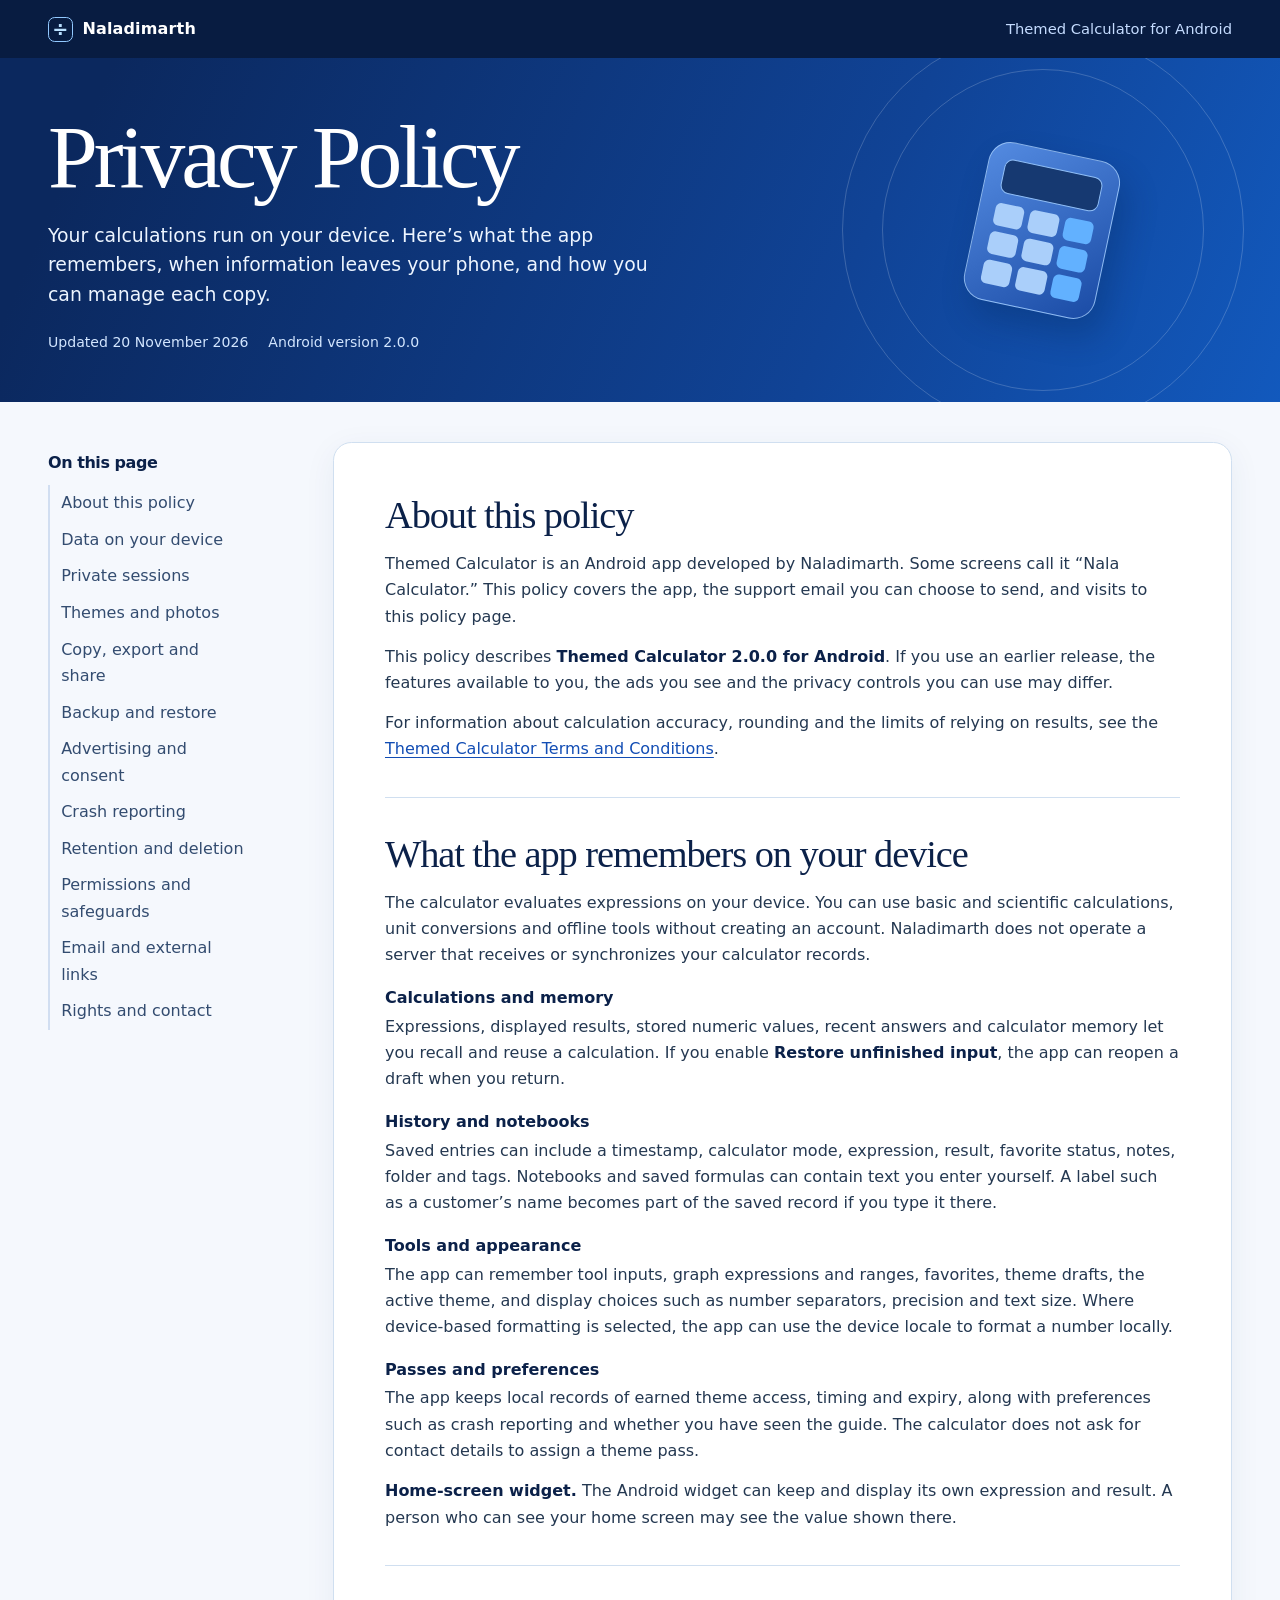
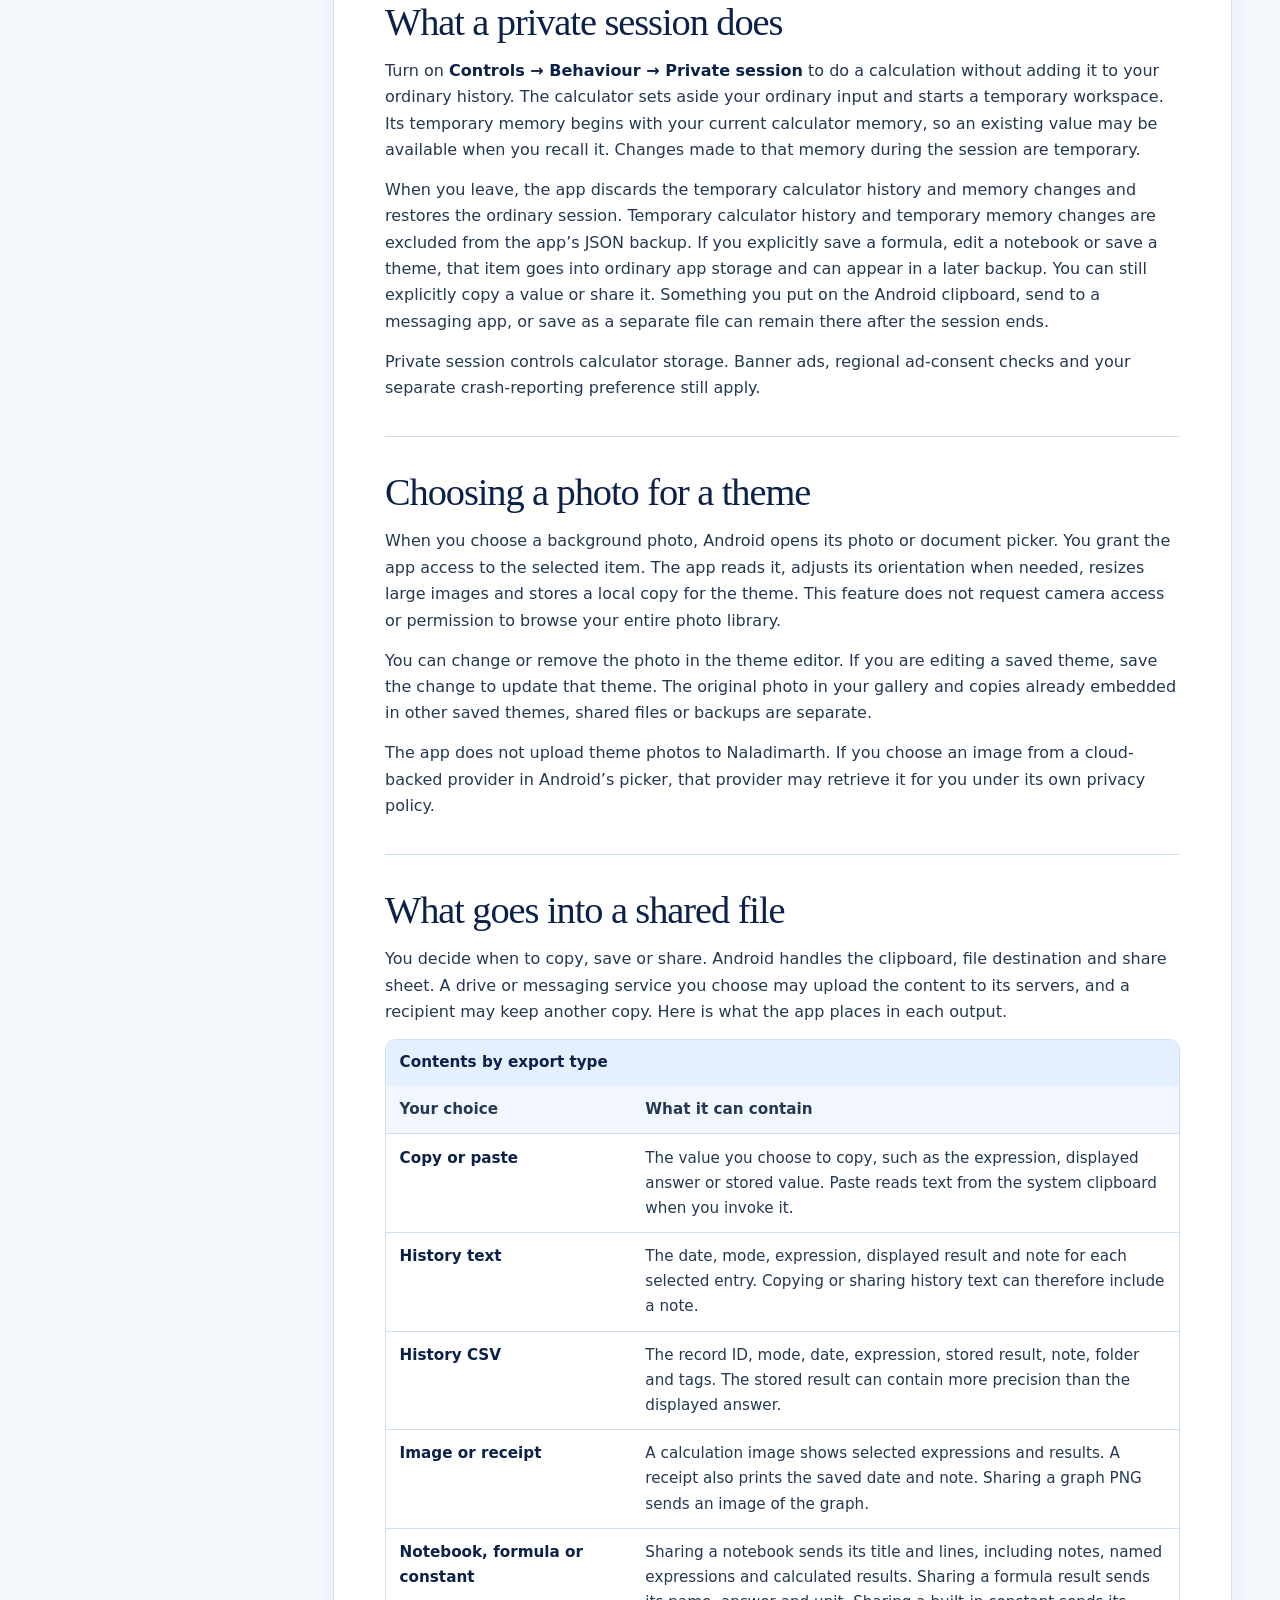
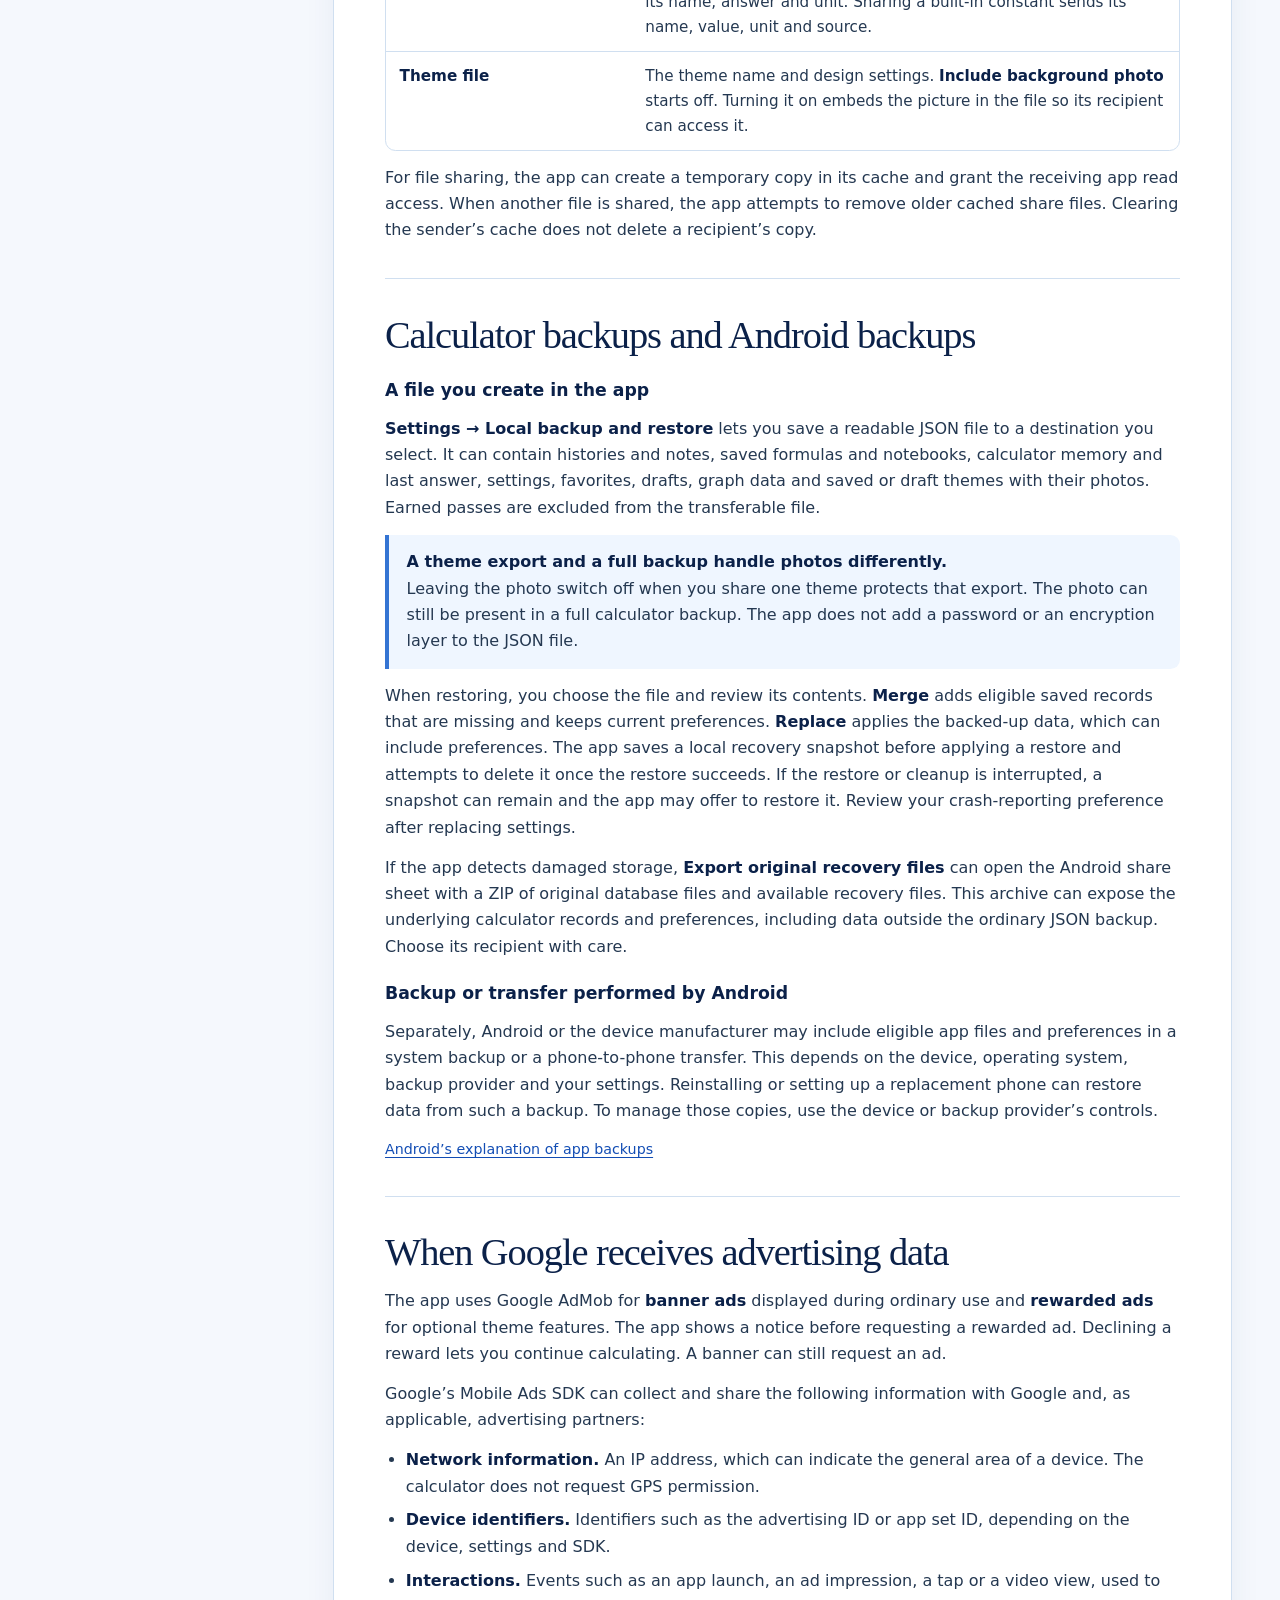
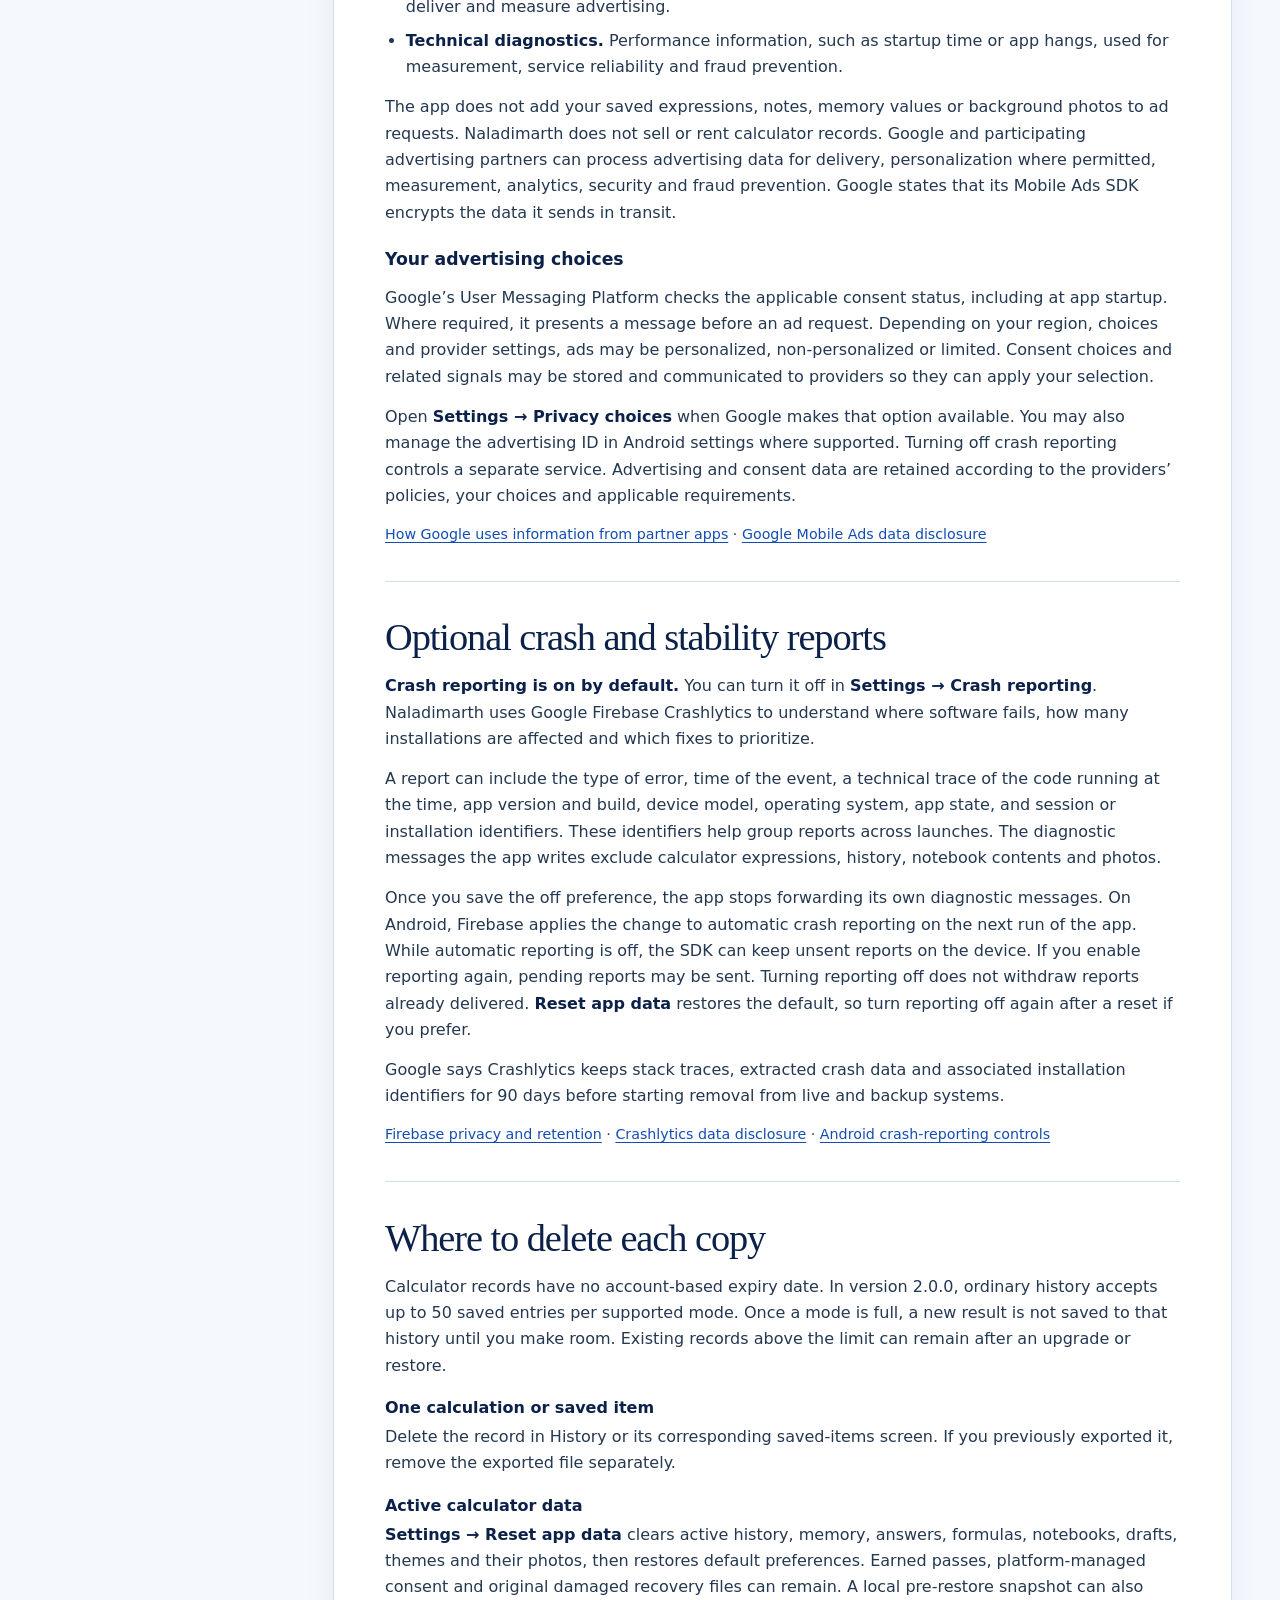
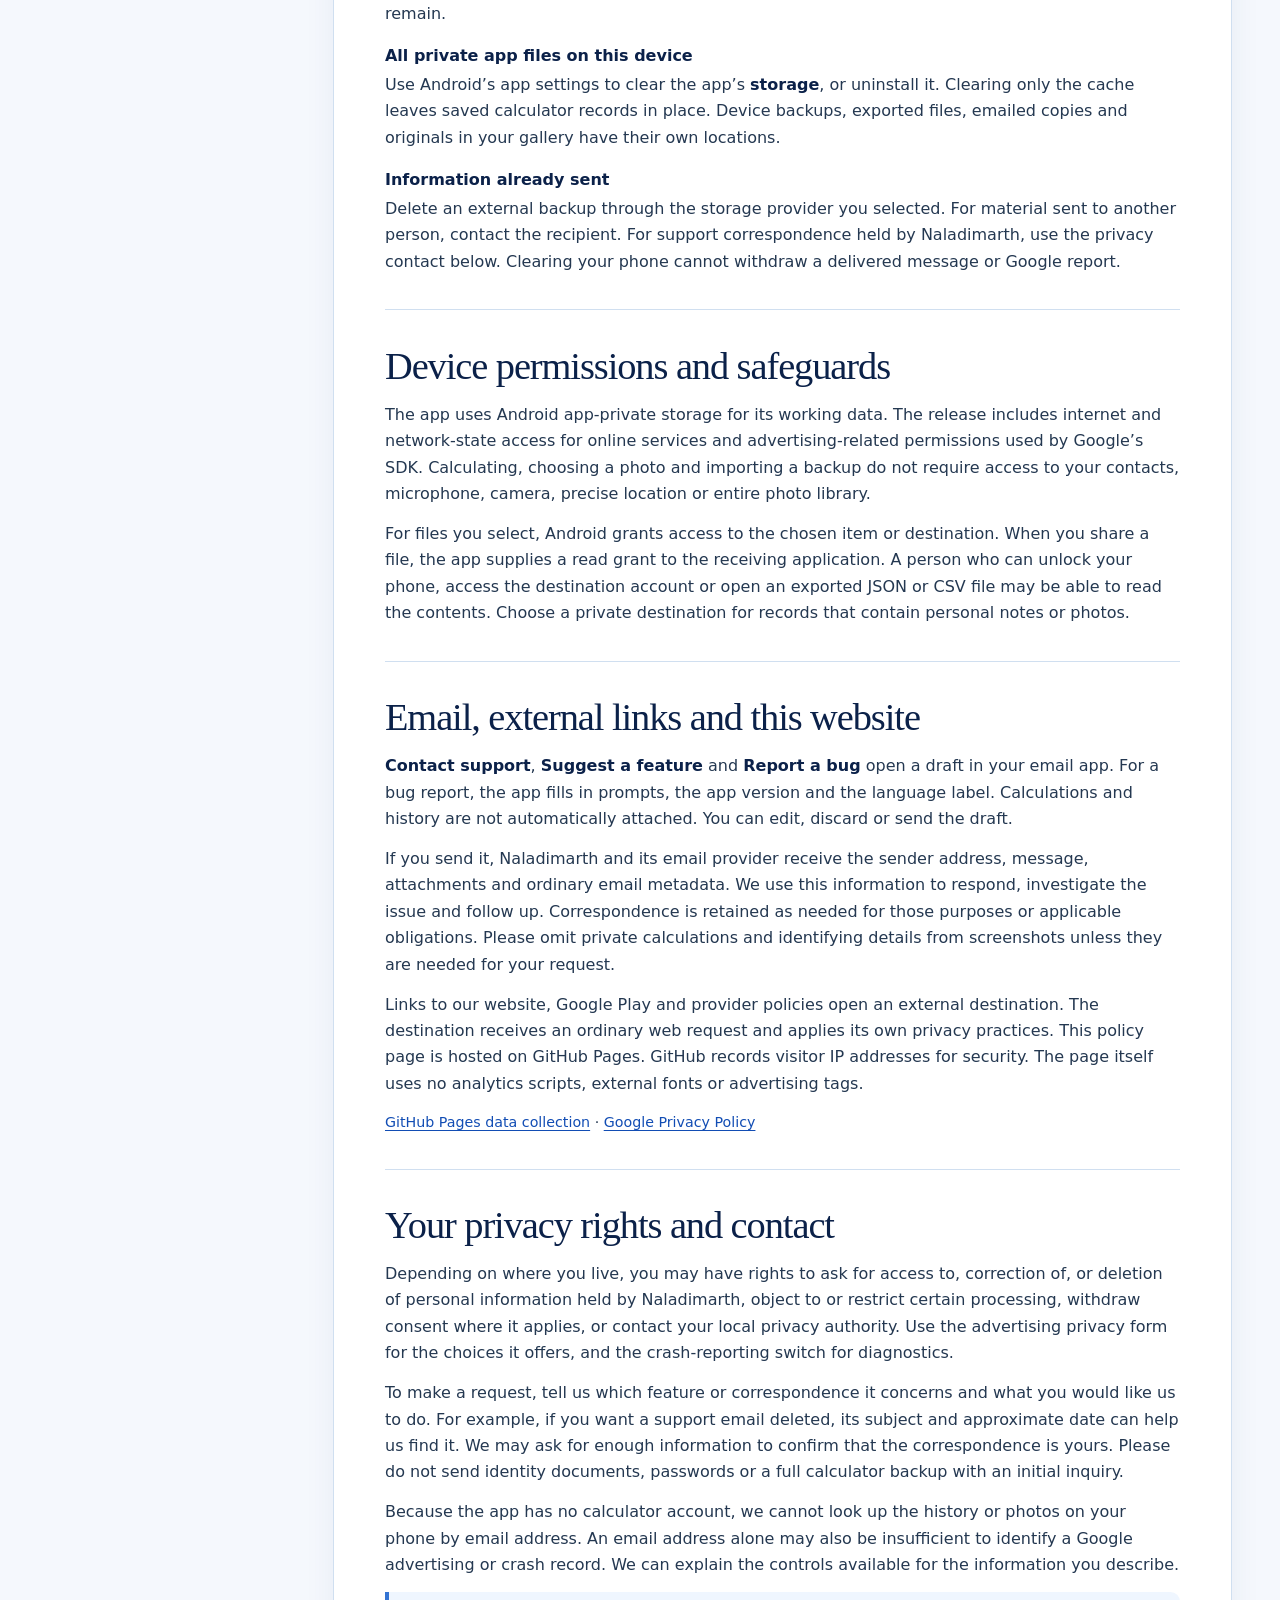
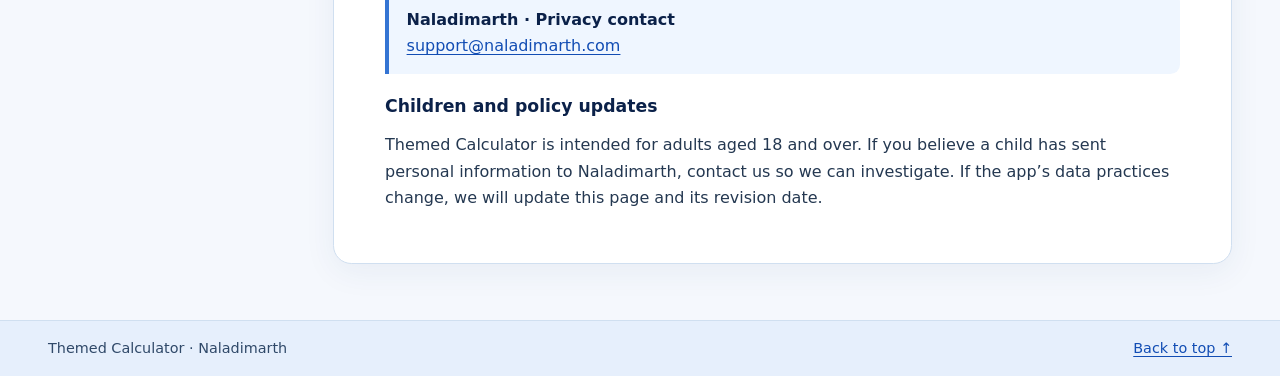
<file: nala-calculator/privacy-policy.html>
<!DOCTYPE html>
<html lang="en">
<head>
<meta charset="utf-8">
<meta name="viewport" content="width=device-width, initial-scale=1">
<meta name="color-scheme" content="light">
<meta name="description" content="Themed Calculator’s Android privacy policy. See what is stored, what is shared, and how to manage your history, photos, backups, ads and crash reports.">
<title>Privacy Policy | Themed Calculator by Naladimarth</title>
<style>
:root{--navy:#0b2149;--text:#243851;--muted:#4c6280;--blue:#124db4;--line:#d0dff0;--pale:#eff6ff;--paper:#fff;--page:#f5f8fd;--width:74rem}
*{box-sizing:border-box}
html{color:var(--text);background:var(--page);font:100%/1.65 "Inter",system-ui,-apple-system,sans-serif}
body,h1,h2,h3,p,ul,dl,dd{margin:0}
a{color:var(--blue);text-decoration-thickness:.08em;text-underline-offset:.2em;overflow-wrap:anywhere}
a:hover{text-decoration-thickness:.15em}
a:focus-visible,summary:focus-visible{outline:3px solid #da8603;outline-offset:3px}
.wrap{width:min(var(--width),calc(100% - 3rem));margin-inline:auto}
.skip{position:absolute;top:.75rem;left:1rem;transform:translateY(-180%);background:white;padding:.6rem 1rem;z-index:5}
.skip:focus{transform:none}
.top{background:#081c41;color:#fff}
.top .wrap,.foot .wrap{display:flex;align-items:center;justify-content:space-between;gap:1rem;padding-block:1rem}
.brand{display:flex;align-items:center;gap:.6rem;font-weight:720;letter-spacing:.01em}
.mark{width:1.55rem;height:1.55rem;border:1px solid #92c9ff;border-radius:.42rem;display:grid;place-items:center;color:#b9e0ff;line-height:1;font-size:1.2rem}
.top .product{color:#c5dcff;font-size:.92rem}
.hero{position:relative;isolation:isolate;overflow:hidden;color:#fff;background:linear-gradient(113deg,#0b285e 8%,#104396 66%,#1259bd)}
.hero-inner{position:relative;min-height:19rem;display:flex;align-items:center;padding-block:3rem}
.intro{position:relative;z-index:1;width:min(65%,45rem)}
h1,h2{font-family:"Iowan Old Style","Palatino Linotype",Palatino,Georgia,serif;font-weight:500;line-height:1.13}
h1{font-size:clamp(3rem,7vw,5.6rem);letter-spacing:-.045em;margin-bottom:.7rem}
.lead{max-width:53ch;font-size:clamp(1.03rem,2vw,1.18rem);line-height:1.55;color:#edf5ff}
.meta{margin-top:1.35rem;color:#d3e6ff;font-size:.88rem;display:flex;flex-wrap:wrap;gap:.15rem 1.25rem}
.art{position:absolute;right:0;inset-block:0;width:32%;display:grid;place-items:center;pointer-events:none}
.art::before,.art::after{content:"";position:absolute;width:20rem;height:20rem;border:1px solid #ffffff30;border-radius:50%}
.art::after{width:25rem;height:25rem}
.calc{position:relative;z-index:1;width:8.4rem;padding:1rem;display:grid;gap:.6rem;transform:rotate(12deg);border:1px solid #b1d8ffb3;border-radius:1.4rem;background:linear-gradient(140deg,#548be1,#1a4ba5);box-shadow:.7rem 1rem 2rem #061d413d}
.screen{height:2.2rem;border-radius:.55rem;background:#163971;border:1px solid #90bff7}
.keys{display:grid;grid-template-columns:repeat(3,1fr);gap:.38rem}
.keys i{height:1.45rem;border-radius:.35rem;background:#aacffa}
.keys i:nth-child(3n){background:#62b1ff}
.layout{display:grid;grid-template-columns:13.8rem minmax(0,1fr);gap:clamp(2rem,5vw,5rem);align-items:start;padding-block:2.5rem 3.5rem}
.side{position:sticky;top:1rem;max-height:calc(100vh - 2rem);overflow-y:auto;padding:.65rem .6rem .65rem 0}
.side h2,.mobile summary{font:720 1rem/1.4 system-ui;color:var(--navy)}
nav ul{list-style:none;padding:0;margin-top:.65rem}
nav li a{display:block;color:#334c70;text-decoration:none;padding:.32rem .7rem;border-left:2px solid #d1def1}
nav li a:hover,nav li a:focus-visible{border-left-color:var(--blue);color:var(--blue);background:#e7f0ff}
.mobile{display:none}
article{min-width:0;background:var(--paper);padding:clamp(1.2rem,4vw,3.5rem);border:1px solid var(--line);border-radius:1.15rem;box-shadow:0 .5rem 2rem #183c6810}
section{scroll-margin-top:1rem}
section+section{border-top:1px solid var(--line);padding-top:2.15rem;margin-top:2.15rem}
h2{color:var(--navy);font-size:clamp(1.7rem,3.2vw,2.4rem);letter-spacing:-.028em;text-wrap:balance}
h3{font-size:1.08rem;line-height:1.4;color:var(--navy);margin-top:1.3rem}
p,section ul,section dl,.table-wrap,.note,.contact{margin-top:.85rem}
section ul{padding-left:1.3rem}section li+li{margin-top:.46rem}
strong,dt{color:var(--navy)}
.records dt{font-weight:720;margin-top:1rem}.records dd{margin:.15rem 0 0}
.table-wrap{border:1px solid var(--line);border-radius:.65rem;overflow:hidden}
table{border-collapse:collapse;width:100%;table-layout:fixed;font-size:.95rem}
caption{text-align:left;background:#e4efff;color:var(--navy);font-weight:700;padding:.65rem .85rem}
th,td{padding:.7rem .85rem;text-align:left;vertical-align:top;overflow-wrap:anywhere}
thead{background:#f2f7ff}th:first-child{width:31%}tbody th{color:var(--navy)}tbody tr{border-top:1px solid var(--line)}
.note,.contact{border-left:4px solid #3474d3;background:var(--pale);padding:.9rem 1.1rem;border-radius:0 .6rem .6rem 0}.note strong{display:block}
.source{font-size:.89rem}.contact a{display:block;width:fit-content}
.foot{background:#e6effc;border-top:1px solid var(--line);color:#304969;font-size:.9rem}
@media(max-width:52rem){.layout{display:block;padding-top:1.1rem}.side{display:none}.mobile{display:block;margin-bottom:1rem;border:1px solid var(--line);border-radius:.7rem;background:white;padding:.7rem 1rem}.mobile summary{cursor:pointer;padding:.25rem 0}.mobile ul{columns:2;column-gap:1rem}.mobile li{break-inside:avoid}.art{width:25%}.calc{width:6.5rem;padding:.7rem}.hero-inner{min-height:16rem}}
@media(max-width:38rem){.wrap{width:min(var(--width),calc(100% - 2rem))}.art{display:none}.intro{width:100%}.hero-inner{min-height:0;padding-block:2rem}.layout{padding-bottom:1.5rem}.top .wrap,.foot .wrap{flex-wrap:wrap;gap:.3rem 1rem}.top .product{font-size:.85rem}.mobile ul{columns:1}th,td{padding:.55rem}.meta{gap:.2rem 1rem}article{padding:1.1rem}.lead{font-size:1.04rem}}
@media print{@page{margin:16mm}.wrap,.intro{width:100%}.layout{display:block;padding:0}.art,.side,.mobile,.skip,.foot{display:none}.top,.hero,article{background:#fff;color:#111;border:0;box-shadow:none}.hero-inner{min-height:0;padding:.5rem 0 1rem}.lead,.meta,.top .product,.brand{color:#233751}.mark{display:none}article{padding:0}.top .wrap{padding:0}.meta{margin-top:.4rem}h1{font-size:34pt}h2{font-size:20pt}h2,h3,dt,caption{break-after:avoid}tr{break-inside:avoid}section+section{margin-top:1rem;padding-top:1rem}}
</style>
</head>
<body>
<a class="skip" href="#policy">Skip to policy</a>
<header id="top">
  <div class="top"><div class="wrap"><span class="brand"><span class="mark" aria-hidden="true">÷</span>Naladimarth</span><span class="product">Themed Calculator for Android</span></div></div>
  <div class="hero"><div class="wrap hero-inner"><div class="intro">
    <h1>Privacy Policy</h1>
    <p class="lead">Your calculations run on your device. Here’s what the app remembers, when information leaves your phone, and how you can manage each copy.</p>
    <p class="meta"><span>Updated <time datetime="2026-11-20">20 November 2026</time></span><span>Android version 2.0.0</span></p>
  </div><div class="art" aria-hidden="true"><div class="calc"><div class="screen"></div><div class="keys"><i></i><i></i><i></i><i></i><i></i><i></i><i></i><i></i><i></i></div></div></div></div></div>
</header>
<main class="wrap layout" id="policy">
  <nav class="side" aria-label="On this page"><h2>On this page</h2><ul><li><a href="#scope">About this policy</a></li><li><a href="#device">Data on your device</a></li><li><a href="#private">Private sessions</a></li><li><a href="#photos">Themes and photos</a></li><li><a href="#sharing">Copy, export and share</a></li><li><a href="#backups">Backup and restore</a></li><li><a href="#ads">Advertising and consent</a></li><li><a href="#diagnostics">Crash reporting</a></li><li><a href="#retention">Retention and deletion</a></li><li><a href="#security">Permissions and safeguards</a></li><li><a href="#support">Email and external links</a></li><li><a href="#contact">Rights and contact</a></li></ul></nav>
  <details class="mobile"><summary>On this page</summary><nav aria-label="Policy contents"><ul><li><a href="#scope">About this policy</a></li><li><a href="#device">Data on your device</a></li><li><a href="#private">Private sessions</a></li><li><a href="#photos">Themes and photos</a></li><li><a href="#sharing">Copy, export and share</a></li><li><a href="#backups">Backup and restore</a></li><li><a href="#ads">Advertising and consent</a></li><li><a href="#diagnostics">Crash reporting</a></li><li><a href="#retention">Retention and deletion</a></li><li><a href="#security">Permissions and safeguards</a></li><li><a href="#support">Email and external links</a></li><li><a href="#contact">Rights and contact</a></li></ul></nav></details>
  <article aria-label="Privacy policy for Themed Calculator">
    <section id="scope"><h2>About this policy</h2>
<p>Themed Calculator is an Android app developed by Naladimarth. Some screens call it “Nala Calculator.” This policy covers the app, the support email you can choose to send, and visits to this policy page.</p>
<p>This policy describes <strong>Themed Calculator 2.0.0 for Android</strong>. If you use an earlier release, the features available to you, the ads you see and the privacy controls you can use may differ.</p>
<p>For information about calculation accuracy, rounding and the limits of relying on results, see the <a href="https://naladimarth.com/nala-calculator/terms.html">Themed Calculator Terms and Conditions</a>.</p>
    </section>
    <section id="device"><h2>What the app remembers on your device</h2>
<p>The calculator evaluates expressions on your device. You can use basic and scientific calculations, unit conversions and offline tools without creating an account. Naladimarth does not operate a server that receives or synchronizes your calculator records.</p>
<dl class="records"><dt>Calculations and memory</dt><dd>Expressions, displayed results, stored numeric values, recent answers and calculator memory let you recall and reuse a calculation. If you enable <strong>Restore unfinished input</strong>, the app can reopen a draft when you return.</dd>
<dt>History and notebooks</dt><dd>Saved entries can include a timestamp, calculator mode, expression, result, favorite status, notes, folder and tags. Notebooks and saved formulas can contain text you enter yourself. A label such as a customer’s name becomes part of the saved record if you type it there.</dd>
<dt>Tools and appearance</dt><dd>The app can remember tool inputs, graph expressions and ranges, favorites, theme drafts, the active theme, and display choices such as number separators, precision and text size. Where device-based formatting is selected, the app can use the device locale to format a number locally.</dd>
<dt>Passes and preferences</dt><dd>The app keeps local records of earned theme access, timing and expiry, along with preferences such as crash reporting and whether you have seen the guide. The calculator does not ask for contact details to assign a theme pass.</dd></dl>
<p><strong>Home-screen widget.</strong> The Android widget can keep and display its own expression and result. A person who can see your home screen may see the value shown there.</p>
    </section>
    <section id="private"><h2>What a private session does</h2>
<p>Turn on <strong>Controls → Behaviour → Private session</strong> to do a calculation without adding it to your ordinary history. The calculator sets aside your ordinary input and starts a temporary workspace. Its temporary memory begins with your current calculator memory, so an existing value may be available when you recall it. Changes made to that memory during the session are temporary.</p>
<p>When you leave, the app discards the temporary calculator history and memory changes and restores the ordinary session. Temporary calculator history and temporary memory changes are excluded from the app’s JSON backup. If you explicitly save a formula, edit a notebook or save a theme, that item goes into ordinary app storage and can appear in a later backup. You can still explicitly copy a value or share it. Something you put on the Android clipboard, send to a messaging app, or save as a separate file can remain there after the session ends.</p>
<p>Private session controls calculator storage. Banner ads, regional ad-consent checks and your separate crash-reporting preference still apply.</p>
    </section>
    <section id="photos"><h2>Choosing a photo for a theme</h2>
<p>When you choose a background photo, Android opens its photo or document picker. You grant the app access to the selected item. The app reads it, adjusts its orientation when needed, resizes large images and stores a local copy for the theme. This feature does not request camera access or permission to browse your entire photo library.</p>
<p>You can change or remove the photo in the theme editor. If you are editing a saved theme, save the change to update that theme. The original photo in your gallery and copies already embedded in other saved themes, shared files or backups are separate.</p>
<p>The app does not upload theme photos to Naladimarth. If you choose an image from a cloud-backed provider in Android’s picker, that provider may retrieve it for you under its own privacy policy.</p>
    </section>
    <section id="sharing"><h2>What goes into a shared file</h2>
<p>You decide when to copy, save or share. Android handles the clipboard, file destination and share sheet. A drive or messaging service you choose may upload the content to its servers, and a recipient may keep another copy. Here is what the app places in each output.</p>
<div class="table-wrap"><table><caption>Contents by export type</caption><thead><tr><th scope="col">Your choice</th><th scope="col">What it can contain</th></tr></thead><tbody>
<tr><th scope="row">Copy or paste</th><td>The value you choose to copy, such as the expression, displayed answer or stored value. Paste reads text from the system clipboard when you invoke it.</td></tr>
<tr><th scope="row">History text</th><td>The date, mode, expression, displayed result and note for each selected entry. Copying or sharing history text can therefore include a note.</td></tr>
<tr><th scope="row">History CSV</th><td>The record ID, mode, date, expression, stored result, note, folder and tags. The stored result can contain more precision than the displayed answer.</td></tr>
<tr><th scope="row">Image or receipt</th><td>A calculation image shows selected expressions and results. A receipt also prints the saved date and note. Sharing a graph PNG sends an image of the graph.</td></tr>
<tr><th scope="row">Notebook, formula or constant</th><td>Sharing a notebook sends its title and lines, including notes, named expressions and calculated results. Sharing a formula result sends its name, answer and unit. Sharing a built-in constant sends its name, value, unit and source.</td></tr>
<tr><th scope="row">Theme file</th><td>The theme name and design settings. <strong>Include background photo</strong> starts off. Turning it on embeds the picture in the file so its recipient can access it.</td></tr>
</tbody></table></div>
<p>For file sharing, the app can create a temporary copy in its cache and grant the receiving app read access. When another file is shared, the app attempts to remove older cached share files. Clearing the sender’s cache does not delete a recipient’s copy.</p>
    </section>
    <section id="backups"><h2>Calculator backups and Android backups</h2>
<h3>A file you create in the app</h3>
<p><strong>Settings → Local backup and restore</strong> lets you save a readable JSON file to a destination you select. It can contain histories and notes, saved formulas and notebooks, calculator memory and last answer, settings, favorites, drafts, graph data and saved or draft themes with their photos. Earned passes are excluded from the transferable file.</p>
<aside class="note"><strong>A theme export and a full backup handle photos differently.</strong> Leaving the photo switch off when you share one theme protects that export. The photo can still be present in a full calculator backup. The app does not add a password or an encryption layer to the JSON file.</aside>
<p>When restoring, you choose the file and review its contents. <strong>Merge</strong> adds eligible saved records that are missing and keeps current preferences. <strong>Replace</strong> applies the backed-up data, which can include preferences. The app saves a local recovery snapshot before applying a restore and attempts to delete it once the restore succeeds. If the restore or cleanup is interrupted, a snapshot can remain and the app may offer to restore it. Review your crash-reporting preference after replacing settings.</p>
<p>If the app detects damaged storage, <strong>Export original recovery files</strong> can open the Android share sheet with a ZIP of original database files and available recovery files. This archive can expose the underlying calculator records and preferences, including data outside the ordinary JSON backup. Choose its recipient with care.</p>
<h3>Backup or transfer performed by Android</h3>
<p>Separately, Android or the device manufacturer may include eligible app files and preferences in a system backup or a phone-to-phone transfer. This depends on the device, operating system, backup provider and your settings. Reinstalling or setting up a replacement phone can restore data from such a backup. To manage those copies, use the device or backup provider’s controls.</p>
<p class="source"><a href="https://developer.android.com/identity/data/autobackup">Android’s explanation of app backups</a></p>
    </section>
    <section id="ads"><h2>When Google receives advertising data</h2>
<p>The app uses Google AdMob for <strong>banner ads</strong> displayed during ordinary use and <strong>rewarded ads</strong> for optional theme features. The app shows a notice before requesting a rewarded ad. Declining a reward lets you continue calculating. A banner can still request an ad.</p>
<p>Google’s Mobile Ads SDK can collect and share the following information with Google and, as applicable, advertising partners:</p>
<ul><li><strong>Network information.</strong> An IP address, which can indicate the general area of a device. The calculator does not request GPS permission.</li>
<li><strong>Device identifiers.</strong> Identifiers such as the advertising ID or app set ID, depending on the device, settings and SDK.</li>
<li><strong>Interactions.</strong> Events such as an app launch, an ad impression, a tap or a video view, used to deliver and measure advertising.</li>
<li><strong>Technical diagnostics.</strong> Performance information, such as startup time or app hangs, used for measurement, service reliability and fraud prevention.</li></ul>
<p>The app does not add your saved expressions, notes, memory values or background photos to ad requests. Naladimarth does not sell or rent calculator records. Google and participating advertising partners can process advertising data for delivery, personalization where permitted, measurement, analytics, security and fraud prevention. Google states that its Mobile Ads SDK encrypts the data it sends in transit.</p>
<h3>Your advertising choices</h3>
<p>Google’s User Messaging Platform checks the applicable consent status, including at app startup. Where required, it presents a message before an ad request. Depending on your region, choices and provider settings, ads may be personalized, non-personalized or limited. Consent choices and related signals may be stored and communicated to providers so they can apply your selection.</p>
<p>Open <strong>Settings → Privacy choices</strong> when Google makes that option available. You may also manage the advertising ID in Android settings where supported. Turning off crash reporting controls a separate service. Advertising and consent data are retained according to the providers’ policies, your choices and applicable requirements.</p>
<p class="source"><a href="https://policies.google.com/technologies/partner-sites">How Google uses information from partner apps</a> · <a href="https://developers.google.com/admob/android/privacy/play-data-disclosure">Google Mobile Ads data disclosure</a></p>
    </section>
    <section id="diagnostics"><h2>Optional crash and stability reports</h2>
<p><strong>Crash reporting is on by default.</strong> You can turn it off in <strong>Settings → Crash reporting</strong>. Naladimarth uses Google Firebase Crashlytics to understand where software fails, how many installations are affected and which fixes to prioritize.</p>
<p>A report can include the type of error, time of the event, a technical trace of the code running at the time, app version and build, device model, operating system, app state, and session or installation identifiers. These identifiers help group reports across launches. The diagnostic messages the app writes exclude calculator expressions, history, notebook contents and photos.</p>
<p>Once you save the off preference, the app stops forwarding its own diagnostic messages. On Android, Firebase applies the change to automatic crash reporting on the next run of the app. While automatic reporting is off, the SDK can keep unsent reports on the device. If you enable reporting again, pending reports may be sent. Turning reporting off does not withdraw reports already delivered. <strong>Reset app data</strong> restores the default, so turn reporting off again after a reset if you prefer.</p>
<p>Google says Crashlytics keeps stack traces, extracted crash data and associated installation identifiers for 90 days before starting removal from live and backup systems.</p>
<p class="source"><a href="https://firebase.google.com/support/privacy">Firebase privacy and retention</a> · <a href="https://firebase.google.com/docs/android/play-data-disclosure#crashlytics">Crashlytics data disclosure</a> · <a href="https://firebase.google.com/docs/reference/android/com/google/firebase/crashlytics/FirebaseCrashlytics#setCrashlyticsCollectionEnabled(boolean)">Android crash-reporting controls</a></p>
    </section>
    <section id="retention"><h2>Where to delete each copy</h2>
<p>Calculator records have no account-based expiry date. In version 2.0.0, ordinary history accepts up to 50 saved entries per supported mode. Once a mode is full, a new result is not saved to that history until you make room. Existing records above the limit can remain after an upgrade or restore.</p>
<dl class="records"><dt>One calculation or saved item</dt><dd>Delete the record in History or its corresponding saved-items screen. If you previously exported it, remove the exported file separately.</dd>
<dt>Active calculator data</dt><dd><strong>Settings → Reset app data</strong> clears active history, memory, answers, formulas, notebooks, drafts, themes and their photos, then restores default preferences. Earned passes, platform-managed consent and original damaged recovery files can remain. A local pre-restore snapshot can also remain.</dd>
<dt>All private app files on this device</dt><dd>Use Android’s app settings to clear the app’s <strong>storage</strong>, or uninstall it. Clearing only the cache leaves saved calculator records in place. Device backups, exported files, emailed copies and originals in your gallery have their own locations.</dd>
<dt>Information already sent</dt><dd>Delete an external backup through the storage provider you selected. For material sent to another person, contact the recipient. For support correspondence held by Naladimarth, use the privacy contact below. Clearing your phone cannot withdraw a delivered message or Google report.</dd></dl>
    </section>
    <section id="security"><h2>Device permissions and safeguards</h2>
<p>The app uses Android app-private storage for its working data. The release includes internet and network-state access for online services and advertising-related permissions used by Google’s SDK. Calculating, choosing a photo and importing a backup do not require access to your contacts, microphone, camera, precise location or entire photo library.</p>
<p>For files you select, Android grants access to the chosen item or destination. When you share a file, the app supplies a read grant to the receiving application. A person who can unlock your phone, access the destination account or open an exported JSON or CSV file may be able to read the contents. Choose a private destination for records that contain personal notes or photos.</p>
    </section>
    <section id="support"><h2>Email, external links and this website</h2>
<p><strong>Contact support</strong>, <strong>Suggest a feature</strong> and <strong>Report a bug</strong> open a draft in your email app. For a bug report, the app fills in prompts, the app version and the language label. Calculations and history are not automatically attached. You can edit, discard or send the draft.</p>
<p>If you send it, Naladimarth and its email provider receive the sender address, message, attachments and ordinary email metadata. We use this information to respond, investigate the issue and follow up. Correspondence is retained as needed for those purposes or applicable obligations. Please omit private calculations and identifying details from screenshots unless they are needed for your request.</p>
<p>Links to our website, Google Play and provider policies open an external destination. The destination receives an ordinary web request and applies its own privacy practices. This policy page is hosted on GitHub Pages. GitHub records visitor IP addresses for security. The page itself uses no analytics scripts, external fonts or advertising tags.</p>
<p class="source"><a href="https://docs.github.com/en/pages/getting-started-with-github-pages/what-is-github-pages#data-collection">GitHub Pages data collection</a> · <a href="https://policies.google.com/privacy">Google Privacy Policy</a></p>
    </section>
    <section id="contact"><h2>Your privacy rights and contact</h2>
<p>Depending on where you live, you may have rights to ask for access to, correction of, or deletion of personal information held by Naladimarth, object to or restrict certain processing, withdraw consent where it applies, or contact your local privacy authority. Use the advertising privacy form for the choices it offers, and the crash-reporting switch for diagnostics.</p>
<p>To make a request, tell us which feature or correspondence it concerns and what you would like us to do. For example, if you want a support email deleted, its subject and approximate date can help us find it. We may ask for enough information to confirm that the correspondence is yours. Please do not send identity documents, passwords or a full calculator backup with an initial inquiry.</p>
<p>Because the app has no calculator account, we cannot look up the history or photos on your phone by email address. An email address alone may also be insufficient to identify a Google advertising or crash record. We can explain the controls available for the information you describe.</p>
<div class="contact"><strong>Naladimarth · Privacy contact</strong><a href="mailto:support@naladimarth.com?subject=Themed%20Calculator%20privacy%20request">support@naladimarth.com</a></div>
<h3>Children and policy updates</h3>
<p>Themed Calculator is intended for adults aged 18 and over. If you believe a child has sent personal information to Naladimarth, contact us so we can investigate. If the app’s data practices change, we will update this page and its revision date.</p>
    </section>
  </article>
</main>
<footer class="foot"><div class="wrap"><span>Themed Calculator · Naladimarth</span><a href="#top">Back to top ↑</a></div></footer>
</body>
</html>
</file>
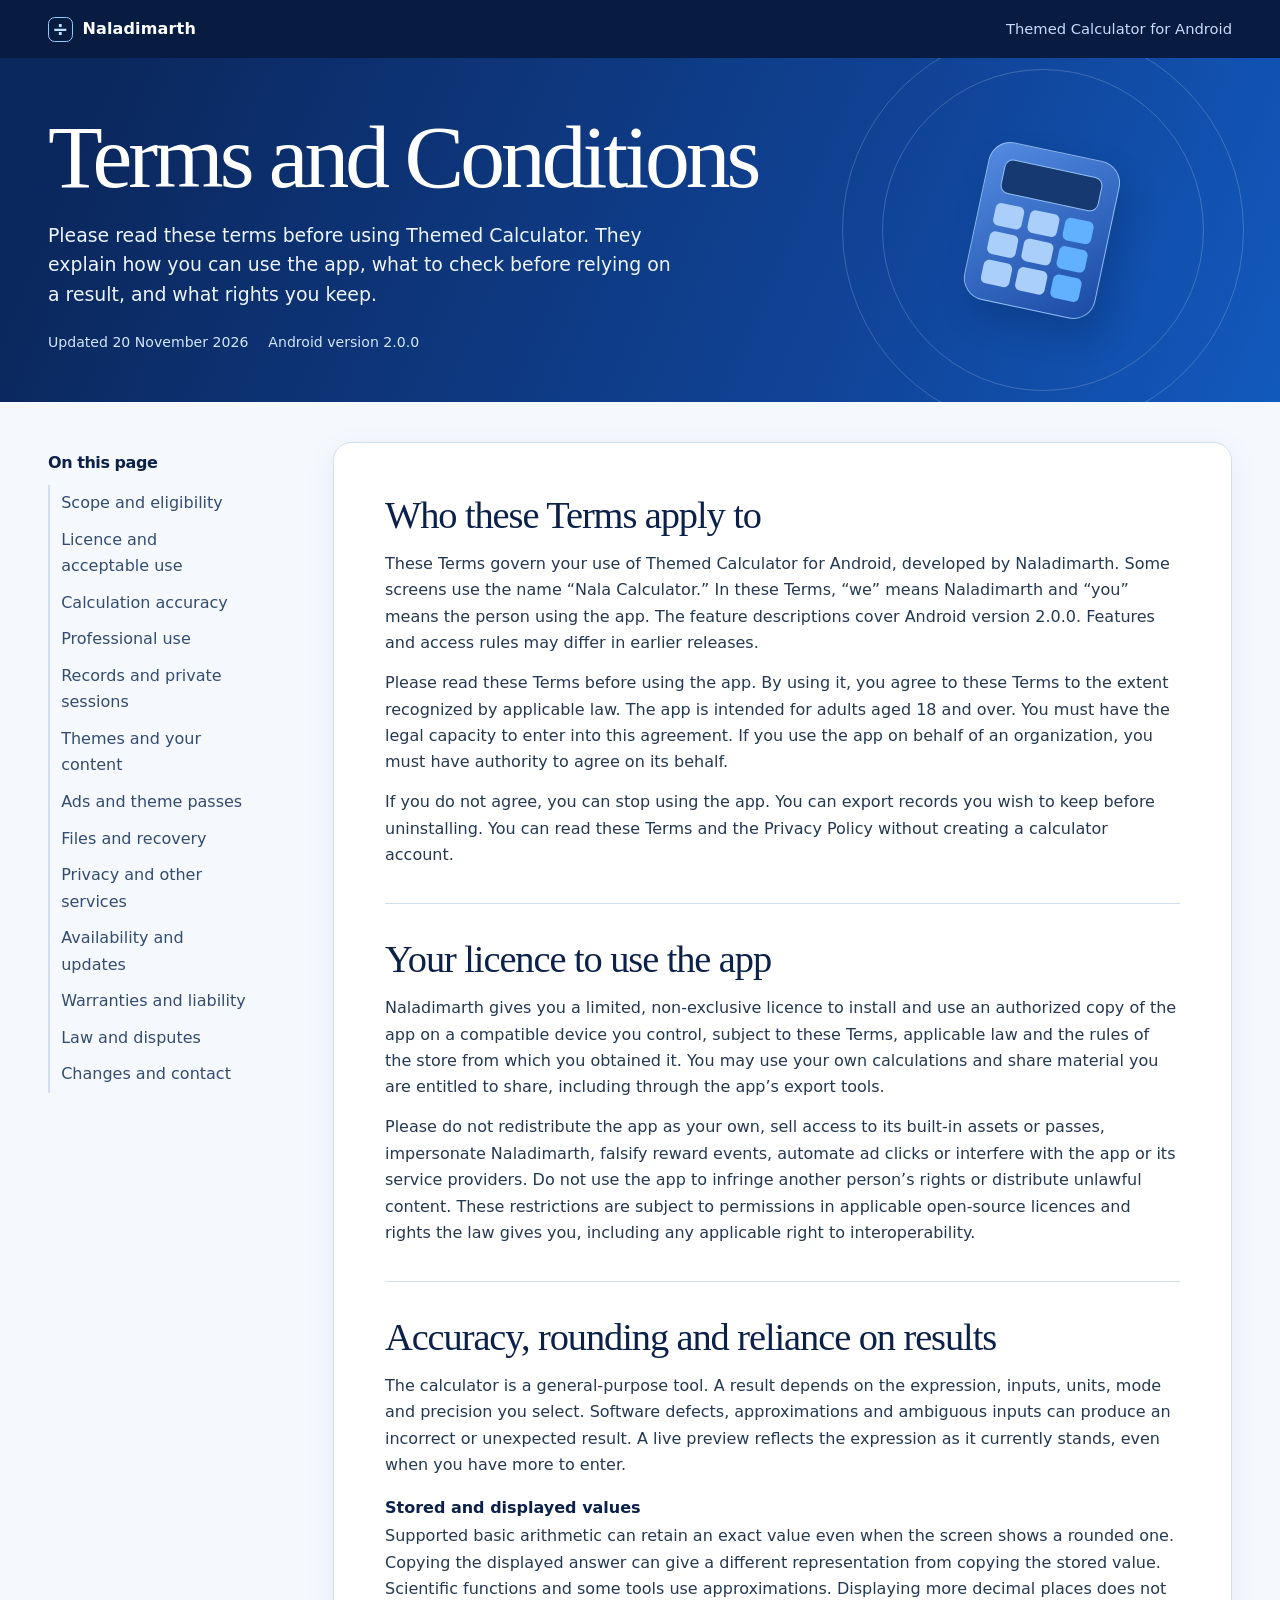
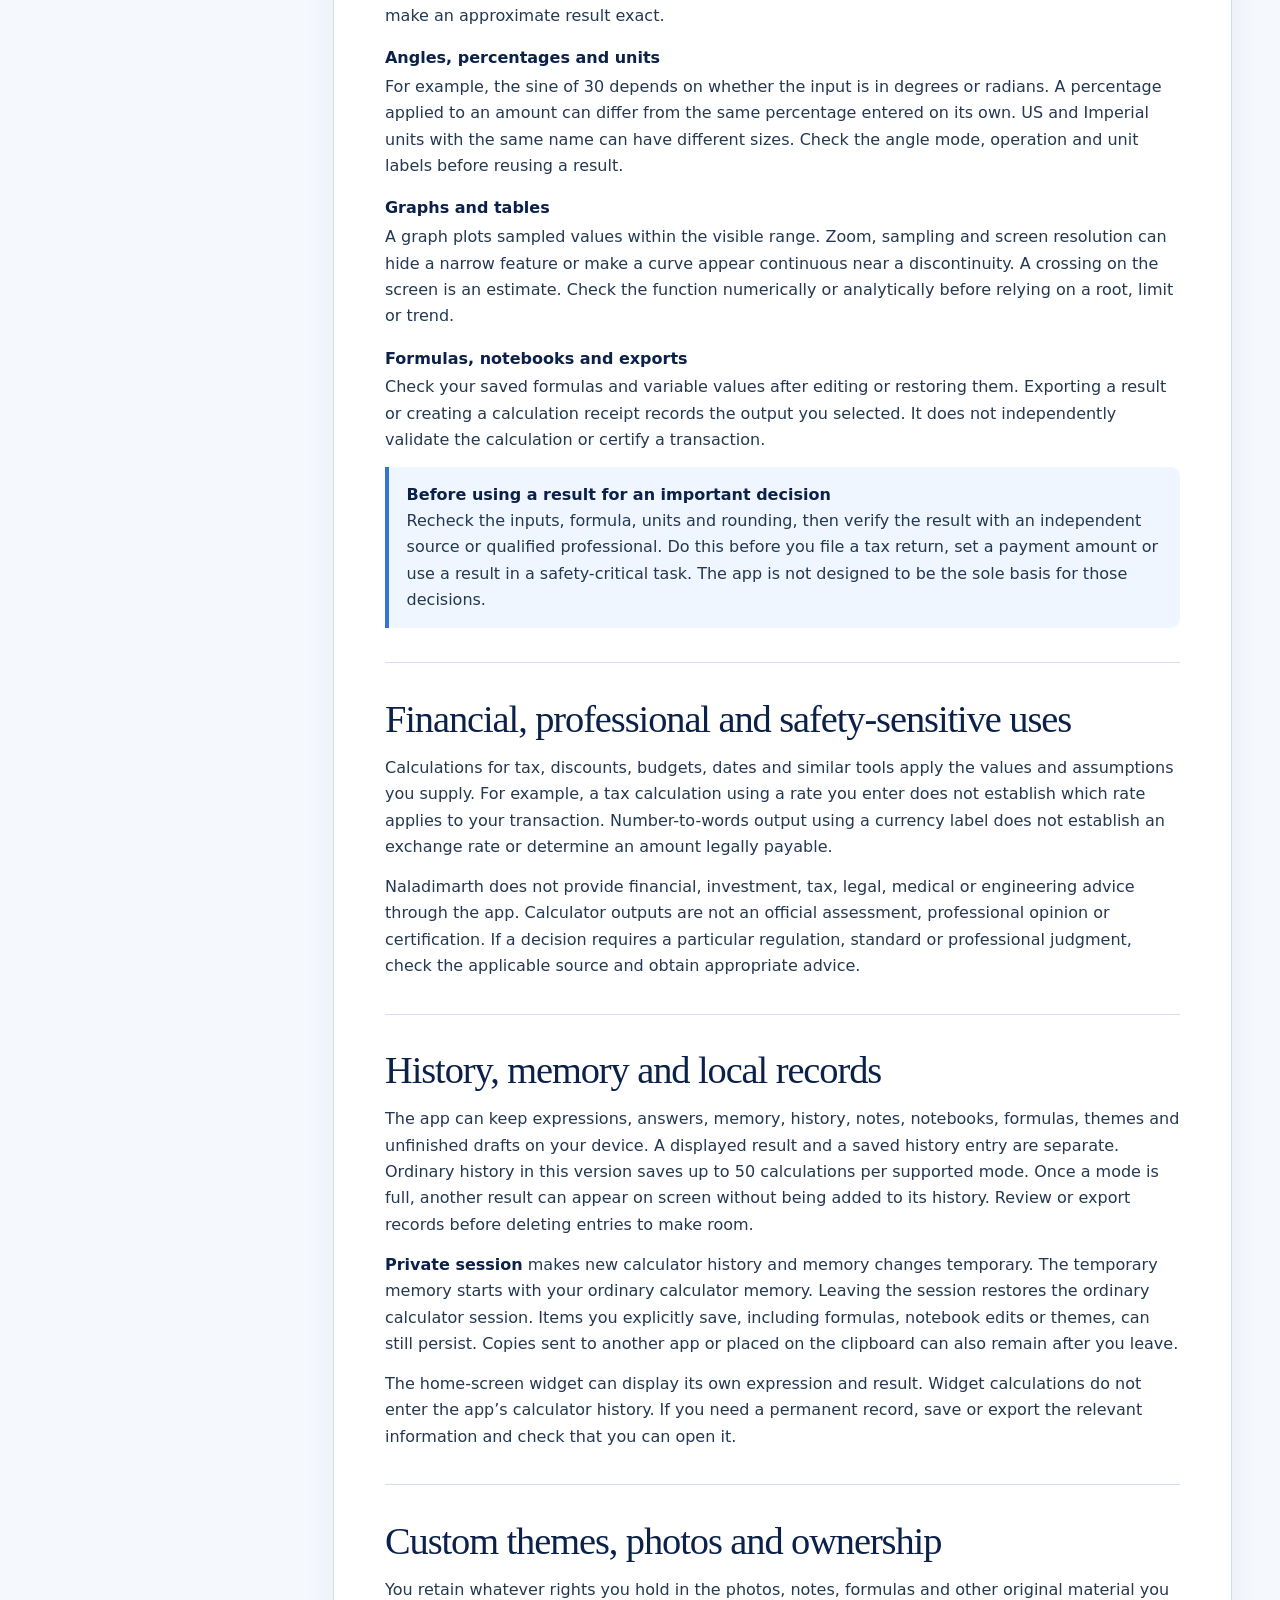
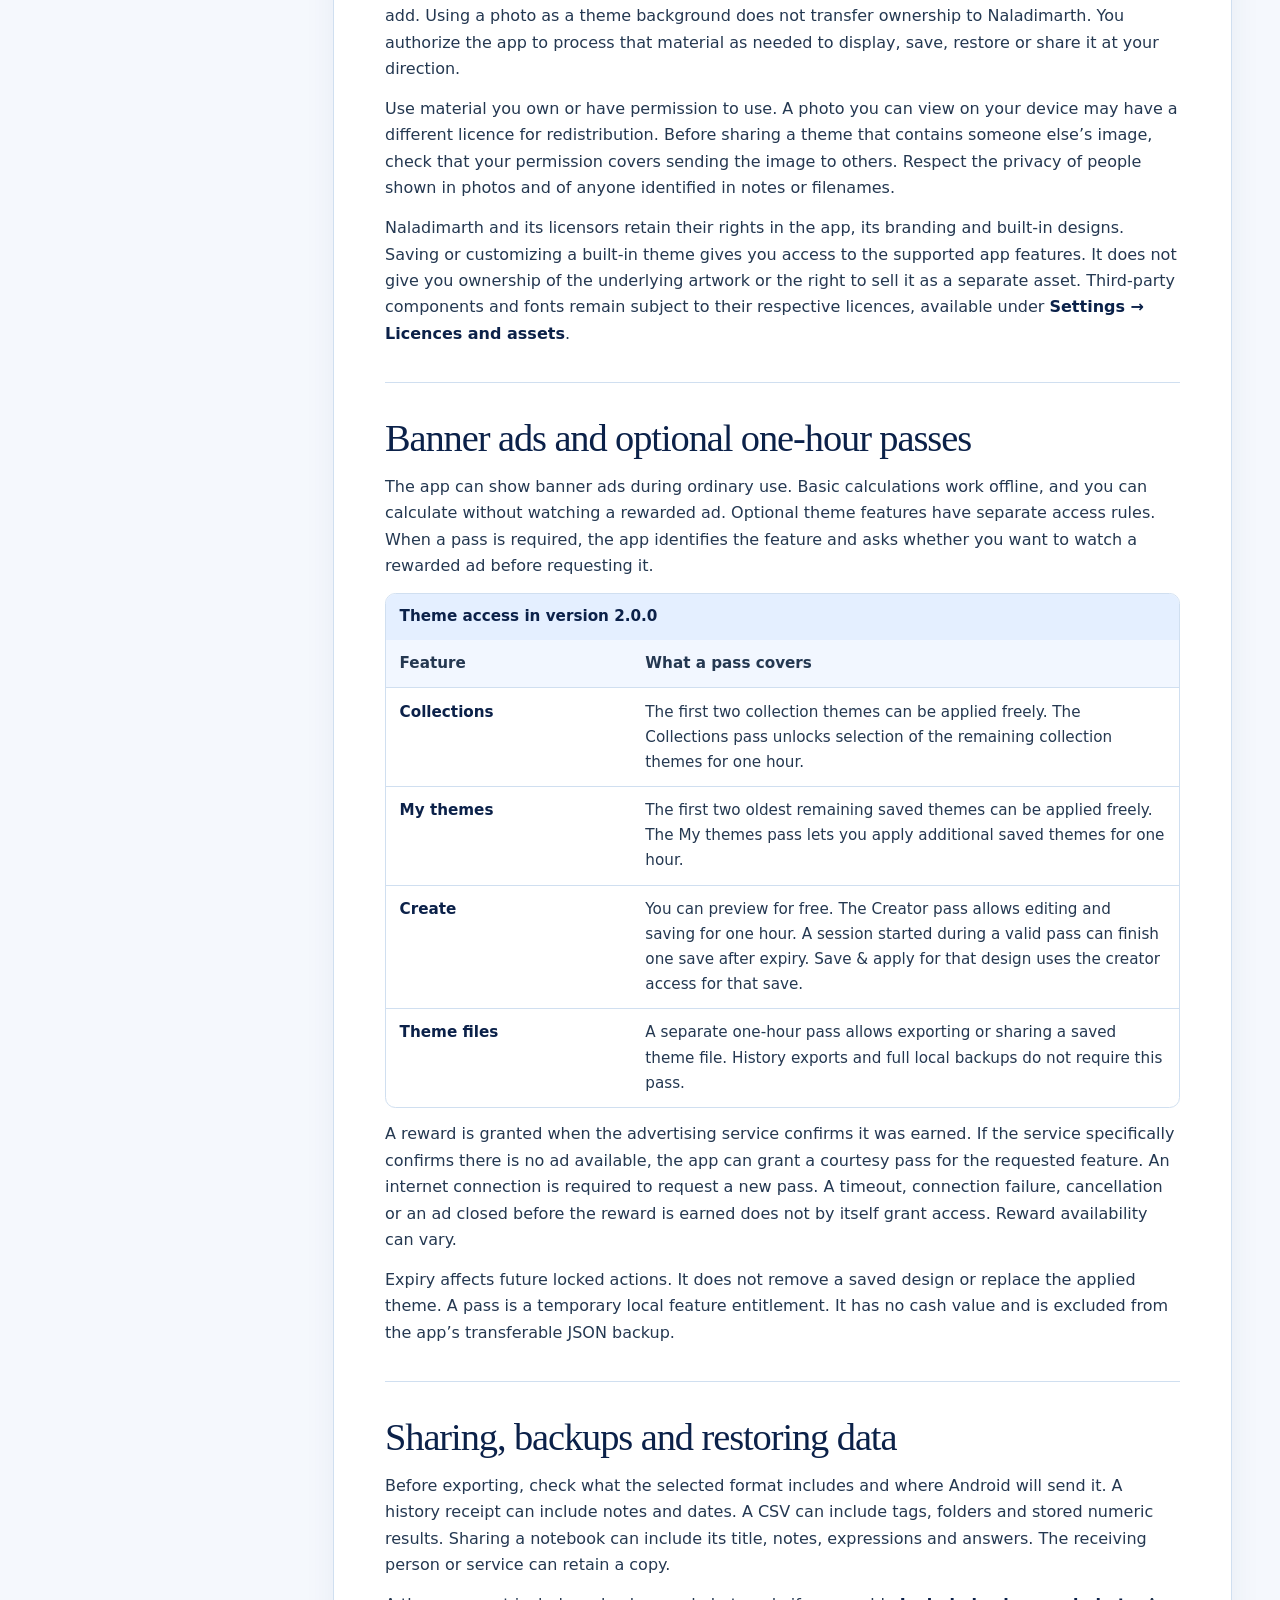
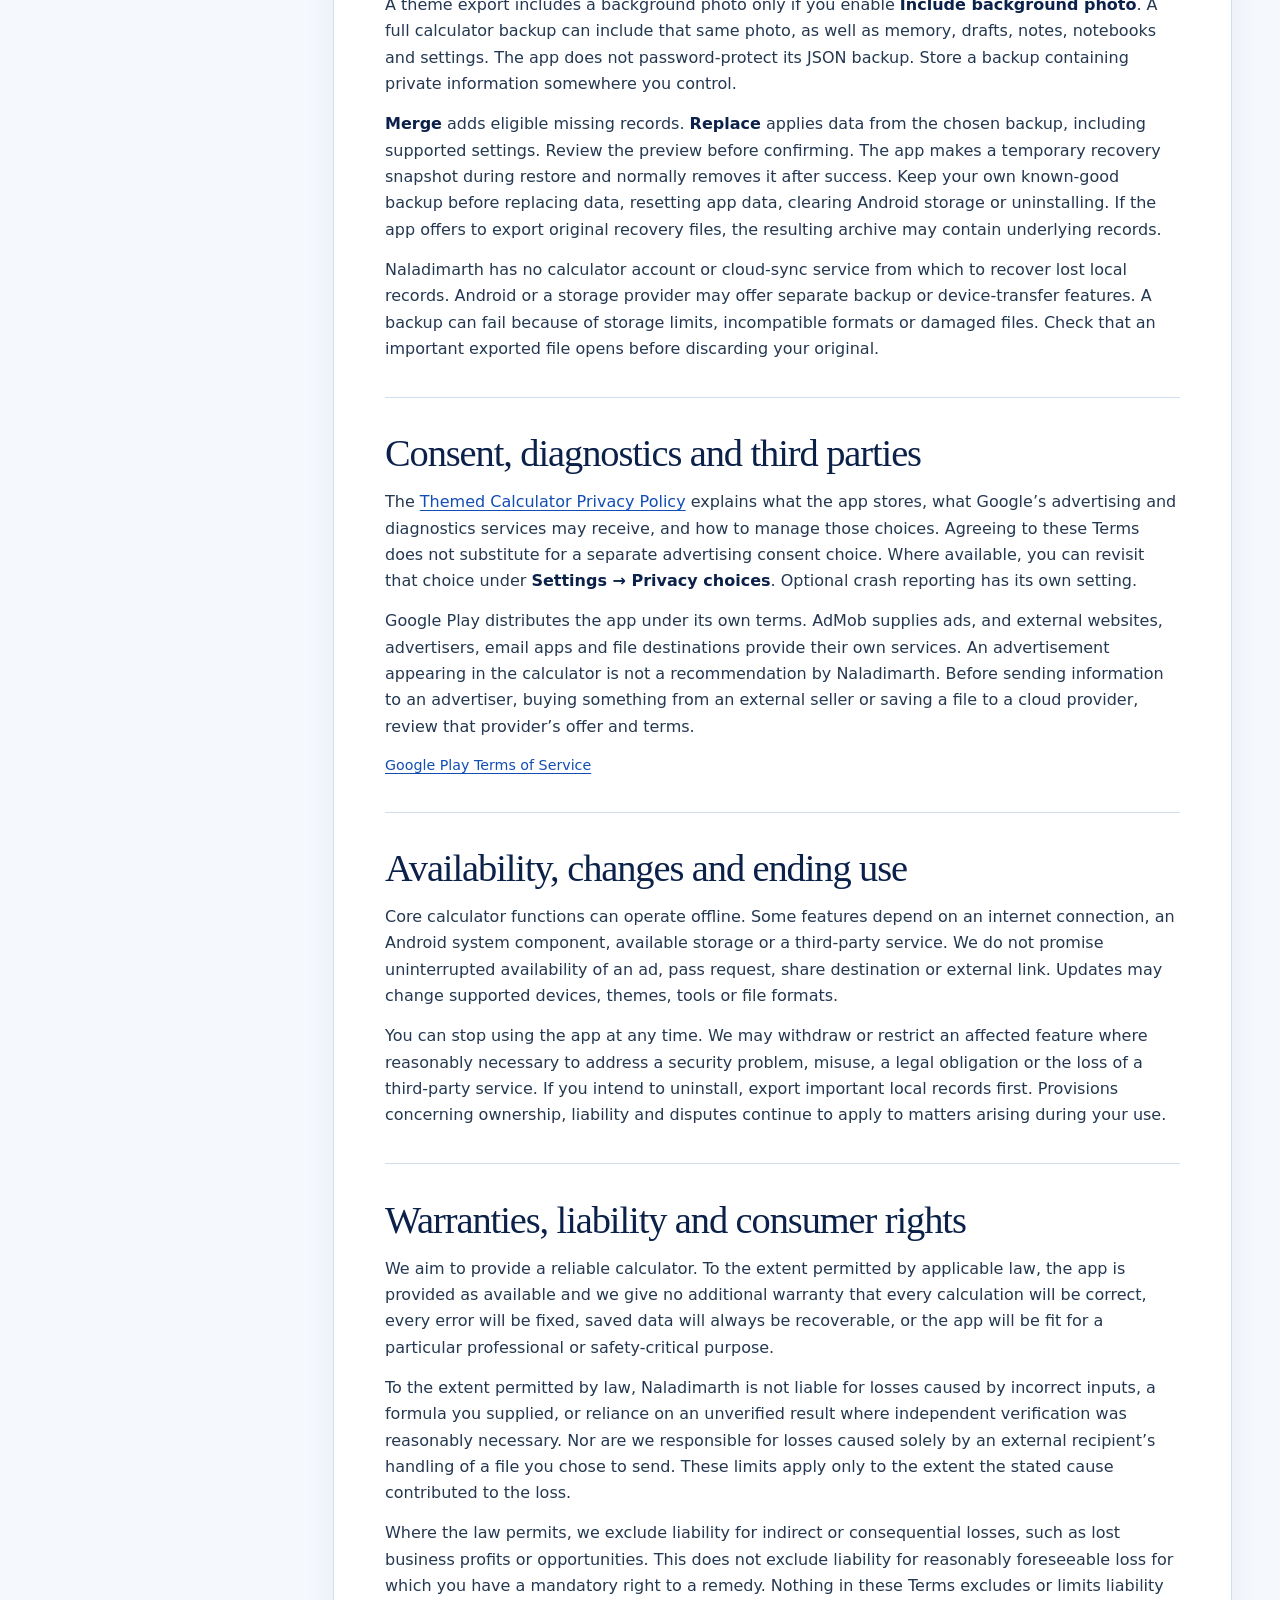
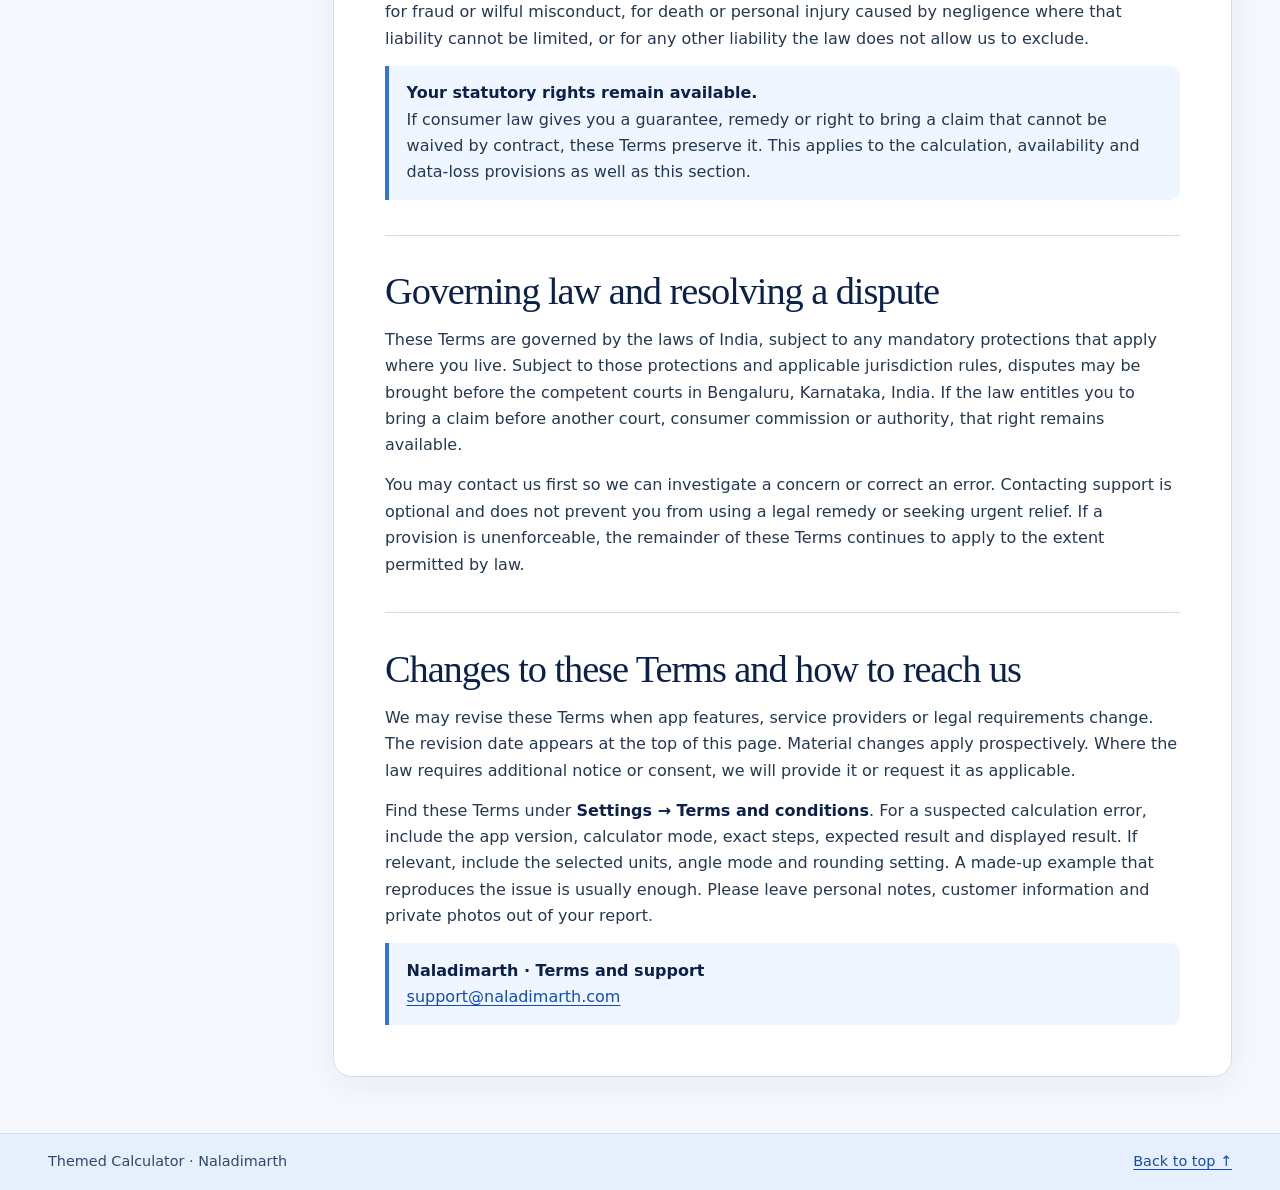
<file: nala-calculator/terms.html>
<!DOCTYPE html>
<html lang="en">
<head>
<meta charset="utf-8">
<meta name="viewport" content="width=device-width, initial-scale=1">
<meta name="color-scheme" content="light">
<meta name="description" content="Terms and Conditions for Themed Calculator on Android, including calculation accuracy, theme passes, backups, support and consumer rights.">
<title>Terms and Conditions | Themed Calculator by Naladimarth</title>
<style>
:root{--navy:#0b2149;--text:#243851;--muted:#4c6280;--blue:#124db4;--line:#d0dff0;--pale:#eff6ff;--paper:#fff;--page:#f5f8fd;--width:74rem}
*{box-sizing:border-box}
html{color:var(--text);background:var(--page);font:100%/1.65 "Inter",system-ui,-apple-system,sans-serif}
body,h1,h2,h3,p,ul,dl,dd{margin:0}
a{color:var(--blue);text-decoration-thickness:.08em;text-underline-offset:.2em;overflow-wrap:anywhere}
a:hover{text-decoration-thickness:.15em}
a:focus-visible,summary:focus-visible{outline:3px solid #da8603;outline-offset:3px}
.wrap{width:min(var(--width),calc(100% - 3rem));margin-inline:auto}
.skip{position:absolute;top:.75rem;left:1rem;transform:translateY(-180%);background:white;padding:.6rem 1rem;z-index:5}
.skip:focus{transform:none}
.top{background:#081c41;color:#fff}
.top .wrap,.foot .wrap{display:flex;align-items:center;justify-content:space-between;gap:1rem;padding-block:1rem}
.brand{display:flex;align-items:center;gap:.6rem;font-weight:720;letter-spacing:.01em}
.mark{width:1.55rem;height:1.55rem;border:1px solid #92c9ff;border-radius:.42rem;display:grid;place-items:center;color:#b9e0ff;line-height:1;font-size:1.2rem}
.top .product{color:#c5dcff;font-size:.92rem}
.hero{position:relative;isolation:isolate;overflow:hidden;color:#fff;background:linear-gradient(113deg,#0b285e 8%,#104396 66%,#1259bd)}
.hero-inner{position:relative;min-height:19rem;display:flex;align-items:center;padding-block:3rem}
.intro{position:relative;z-index:1;width:min(65%,45rem)}
h1,h2{font-family:"Iowan Old Style","Palatino Linotype",Palatino,Georgia,serif;font-weight:500;line-height:1.13}
h1{font-size:clamp(3rem,7vw,5.6rem);letter-spacing:-.045em;margin-bottom:.7rem}
.lead{max-width:53ch;font-size:clamp(1.03rem,2vw,1.18rem);line-height:1.55;color:#edf5ff}
.meta{margin-top:1.35rem;color:#d3e6ff;font-size:.88rem;display:flex;flex-wrap:wrap;gap:.15rem 1.25rem}
.art{position:absolute;right:0;inset-block:0;width:32%;display:grid;place-items:center;pointer-events:none}
.art::before,.art::after{content:"";position:absolute;width:20rem;height:20rem;border:1px solid #ffffff30;border-radius:50%}
.art::after{width:25rem;height:25rem}
.calc{position:relative;z-index:1;width:8.4rem;padding:1rem;display:grid;gap:.6rem;transform:rotate(12deg);border:1px solid #b1d8ffb3;border-radius:1.4rem;background:linear-gradient(140deg,#548be1,#1a4ba5);box-shadow:.7rem 1rem 2rem #061d413d}
.screen{height:2.2rem;border-radius:.55rem;background:#163971;border:1px solid #90bff7}
.keys{display:grid;grid-template-columns:repeat(3,1fr);gap:.38rem}
.keys i{height:1.45rem;border-radius:.35rem;background:#aacffa}
.keys i:nth-child(3n){background:#62b1ff}
.layout{display:grid;grid-template-columns:13.8rem minmax(0,1fr);gap:clamp(2rem,5vw,5rem);align-items:start;padding-block:2.5rem 3.5rem}
.side{position:sticky;top:1rem;max-height:calc(100vh - 2rem);overflow-y:auto;padding:.65rem .6rem .65rem 0}
.side h2,.mobile summary{font:720 1rem/1.4 system-ui;color:var(--navy)}
nav ul{list-style:none;padding:0;margin-top:.65rem}
nav li a{display:block;color:#334c70;text-decoration:none;padding:.32rem .7rem;border-left:2px solid #d1def1}
nav li a:hover,nav li a:focus-visible{border-left-color:var(--blue);color:var(--blue);background:#e7f0ff}
.mobile{display:none}
article{min-width:0;background:var(--paper);padding:clamp(1.2rem,4vw,3.5rem);border:1px solid var(--line);border-radius:1.15rem;box-shadow:0 .5rem 2rem #183c6810}
section{scroll-margin-top:1rem}
section+section{border-top:1px solid var(--line);padding-top:2.15rem;margin-top:2.15rem}
h2{color:var(--navy);font-size:clamp(1.7rem,3.2vw,2.4rem);letter-spacing:-.028em;text-wrap:balance}
h3{font-size:1.08rem;line-height:1.4;color:var(--navy);margin-top:1.3rem}
p,section ul,section dl,.table-wrap,.note,.contact{margin-top:.85rem}
section ul{padding-left:1.3rem}section li+li{margin-top:.46rem}
strong,dt{color:var(--navy)}
.records dt{font-weight:720;margin-top:1rem}.records dd{margin:.15rem 0 0}
.table-wrap{border:1px solid var(--line);border-radius:.65rem;overflow:hidden}
table{border-collapse:collapse;width:100%;table-layout:fixed;font-size:.95rem}
caption{text-align:left;background:#e4efff;color:var(--navy);font-weight:700;padding:.65rem .85rem}
th,td{padding:.7rem .85rem;text-align:left;vertical-align:top;overflow-wrap:anywhere}
thead{background:#f2f7ff}th:first-child{width:31%}tbody th{color:var(--navy)}tbody tr{border-top:1px solid var(--line)}
.note,.contact{border-left:4px solid #3474d3;background:var(--pale);padding:.9rem 1.1rem;border-radius:0 .6rem .6rem 0}.note strong{display:block}
.source{font-size:.89rem}.contact a{display:block;width:fit-content}
.foot{background:#e6effc;border-top:1px solid var(--line);color:#304969;font-size:.9rem}
@media(max-width:52rem){.layout{display:block;padding-top:1.1rem}.side{display:none}.mobile{display:block;margin-bottom:1rem;border:1px solid var(--line);border-radius:.7rem;background:white;padding:.7rem 1rem}.mobile summary{cursor:pointer;padding:.25rem 0}.mobile ul{columns:2;column-gap:1rem}.mobile li{break-inside:avoid}.art{width:25%}.calc{width:6.5rem;padding:.7rem}.hero-inner{min-height:16rem}}
@media(max-width:38rem){.wrap{width:min(var(--width),calc(100% - 2rem))}.art{display:none}.intro{width:100%}.hero-inner{min-height:0;padding-block:2rem}.layout{padding-bottom:1.5rem}.top .wrap,.foot .wrap{flex-wrap:wrap;gap:.3rem 1rem}.top .product{font-size:.85rem}.mobile ul{columns:1}th,td{padding:.55rem}.meta{gap:.2rem 1rem}article{padding:1.1rem}.lead{font-size:1.04rem}}
@media print{@page{margin:16mm}.wrap,.intro{width:100%}.layout{display:block;padding:0}.art,.side,.mobile,.skip,.foot{display:none}.top,.hero,article{background:#fff;color:#111;border:0;box-shadow:none}.hero-inner{min-height:0;padding:.5rem 0 1rem}.lead,.meta,.top .product,.brand{color:#233751}.mark{display:none}article{padding:0}.top .wrap{padding:0}.meta{margin-top:.4rem}h1{font-size:34pt}h2{font-size:20pt}h2,h3,dt,caption{break-after:avoid}tr{break-inside:avoid}section+section{margin-top:1rem;padding-top:1rem}}
</style>
</head>
<body>
<a class="skip" href="#terms">Skip to terms</a>
<header id="top">
  <div class="top"><div class="wrap"><span class="brand"><span class="mark" aria-hidden="true">÷</span>Naladimarth</span><span class="product">Themed Calculator for Android</span></div></div>
  <div class="hero"><div class="wrap hero-inner"><div class="intro">
    <h1>Terms and Conditions</h1>
    <p class="lead">Please read these terms before using Themed Calculator. They explain how you can use the app, what to check before relying on a result, and what rights you keep.</p>
    <p class="meta"><span>Updated <time datetime="2026-11-20">20 November 2026</time></span><span>Android version 2.0.0</span></p>
  </div><div class="art" aria-hidden="true"><div class="calc"><div class="screen"></div><div class="keys"><i></i><i></i><i></i><i></i><i></i><i></i><i></i><i></i><i></i></div></div></div></div></div>
</header>
<main class="wrap layout" id="terms">
  <nav class="side" aria-label="On this page"><h2>On this page</h2><ul><li><a href="#acceptance">Scope and eligibility</a></li><li><a href="#use">Licence and acceptable use</a></li><li><a href="#accuracy">Calculation accuracy</a></li><li><a href="#advice">Professional use</a></li><li><a href="#records">Records and private sessions</a></li><li><a href="#themes">Themes and your content</a></li><li><a href="#rewards">Ads and theme passes</a></li><li><a href="#files">Files and recovery</a></li><li><a href="#services">Privacy and other services</a></li><li><a href="#availability">Availability and updates</a></li><li><a href="#liability">Warranties and liability</a></li><li><a href="#law">Law and disputes</a></li><li><a href="#contact">Changes and contact</a></li></ul></nav>
  <details class="mobile"><summary>On this page</summary><nav aria-label="Terms contents"><ul><li><a href="#acceptance">Scope and eligibility</a></li><li><a href="#use">Licence and acceptable use</a></li><li><a href="#accuracy">Calculation accuracy</a></li><li><a href="#advice">Professional use</a></li><li><a href="#records">Records and private sessions</a></li><li><a href="#themes">Themes and your content</a></li><li><a href="#rewards">Ads and theme passes</a></li><li><a href="#files">Files and recovery</a></li><li><a href="#services">Privacy and other services</a></li><li><a href="#availability">Availability and updates</a></li><li><a href="#liability">Warranties and liability</a></li><li><a href="#law">Law and disputes</a></li><li><a href="#contact">Changes and contact</a></li></ul></nav></details>
  <article aria-label="Terms and Conditions for Themed Calculator">
    <section id="acceptance"><h2>Who these Terms apply to</h2>
<p>These Terms govern your use of Themed Calculator for Android, developed by Naladimarth. Some screens use the name “Nala Calculator.” In these Terms, “we” means Naladimarth and “you” means the person using the app. The feature descriptions cover Android version 2.0.0. Features and access rules may differ in earlier releases.</p>
<p>Please read these Terms before using the app. By using it, you agree to these Terms to the extent recognized by applicable law. The app is intended for adults aged 18 and over. You must have the legal capacity to enter into this agreement. If you use the app on behalf of an organization, you must have authority to agree on its behalf.</p>
<p>If you do not agree, you can stop using the app. You can export records you wish to keep before uninstalling. You can read these Terms and the Privacy Policy without creating a calculator account.</p>
    </section>
    <section id="use"><h2>Your licence to use the app</h2>
<p>Naladimarth gives you a limited, non-exclusive licence to install and use an authorized copy of the app on a compatible device you control, subject to these Terms, applicable law and the rules of the store from which you obtained it. You may use your own calculations and share material you are entitled to share, including through the app’s export tools.</p>
<p>Please do not redistribute the app as your own, sell access to its built-in assets or passes, impersonate Naladimarth, falsify reward events, automate ad clicks or interfere with the app or its service providers. Do not use the app to infringe another person’s rights or distribute unlawful content. These restrictions are subject to permissions in applicable open-source licences and rights the law gives you, including any applicable right to interoperability.</p>
    </section>
    <section id="accuracy"><h2>Accuracy, rounding and reliance on results</h2>
<p>The calculator is a general-purpose tool. A result depends on the expression, inputs, units, mode and precision you select. Software defects, approximations and ambiguous inputs can produce an incorrect or unexpected result. A live preview reflects the expression as it currently stands, even when you have more to enter.</p>
<dl class="records"><dt>Stored and displayed values</dt><dd>Supported basic arithmetic can retain an exact value even when the screen shows a rounded one. Copying the displayed answer can give a different representation from copying the stored value. Scientific functions and some tools use approximations. Displaying more decimal places does not make an approximate result exact.</dd>
<dt>Angles, percentages and units</dt><dd>For example, the sine of 30 depends on whether the input is in degrees or radians. A percentage applied to an amount can differ from the same percentage entered on its own. US and Imperial units with the same name can have different sizes. Check the angle mode, operation and unit labels before reusing a result.</dd>
<dt>Graphs and tables</dt><dd>A graph plots sampled values within the visible range. Zoom, sampling and screen resolution can hide a narrow feature or make a curve appear continuous near a discontinuity. A crossing on the screen is an estimate. Check the function numerically or analytically before relying on a root, limit or trend.</dd>
<dt>Formulas, notebooks and exports</dt><dd>Check your saved formulas and variable values after editing or restoring them. Exporting a result or creating a calculation receipt records the output you selected. It does not independently validate the calculation or certify a transaction.</dd></dl>
<aside class="note"><strong>Before using a result for an important decision</strong>Recheck the inputs, formula, units and rounding, then verify the result with an independent source or qualified professional. Do this before you file a tax return, set a payment amount or use a result in a safety-critical task. The app is not designed to be the sole basis for those decisions.</aside>
    </section>
    <section id="advice"><h2>Financial, professional and safety-sensitive uses</h2>
<p>Calculations for tax, discounts, budgets, dates and similar tools apply the values and assumptions you supply. For example, a tax calculation using a rate you enter does not establish which rate applies to your transaction. Number-to-words output using a currency label does not establish an exchange rate or determine an amount legally payable.</p>
<p>Naladimarth does not provide financial, investment, tax, legal, medical or engineering advice through the app. Calculator outputs are not an official assessment, professional opinion or certification. If a decision requires a particular regulation, standard or professional judgment, check the applicable source and obtain appropriate advice.</p>
    </section>
    <section id="records"><h2>History, memory and local records</h2>
<p>The app can keep expressions, answers, memory, history, notes, notebooks, formulas, themes and unfinished drafts on your device. A displayed result and a saved history entry are separate. Ordinary history in this version saves up to 50 calculations per supported mode. Once a mode is full, another result can appear on screen without being added to its history. Review or export records before deleting entries to make room.</p>
<p><strong>Private session</strong> makes new calculator history and memory changes temporary. The temporary memory starts with your ordinary calculator memory. Leaving the session restores the ordinary calculator session. Items you explicitly save, including formulas, notebook edits or themes, can still persist. Copies sent to another app or placed on the clipboard can also remain after you leave.</p>
<p>The home-screen widget can display its own expression and result. Widget calculations do not enter the app’s calculator history. If you need a permanent record, save or export the relevant information and check that you can open it.</p>
    </section>
    <section id="themes"><h2>Custom themes, photos and ownership</h2>
<p>You retain whatever rights you hold in the photos, notes, formulas and other original material you add. Using a photo as a theme background does not transfer ownership to Naladimarth. You authorize the app to process that material as needed to display, save, restore or share it at your direction.</p>
<p>Use material you own or have permission to use. A photo you can view on your device may have a different licence for redistribution. Before sharing a theme that contains someone else’s image, check that your permission covers sending the image to others. Respect the privacy of people shown in photos and of anyone identified in notes or filenames.</p>
<p>Naladimarth and its licensors retain their rights in the app, its branding and built-in designs. Saving or customizing a built-in theme gives you access to the supported app features. It does not give you ownership of the underlying artwork or the right to sell it as a separate asset. Third-party components and fonts remain subject to their respective licences, available under <strong>Settings → Licences and assets</strong>.</p>
    </section>
    <section id="rewards"><h2>Banner ads and optional one-hour passes</h2>
<p>The app can show banner ads during ordinary use. Basic calculations work offline, and you can calculate without watching a rewarded ad. Optional theme features have separate access rules. When a pass is required, the app identifies the feature and asks whether you want to watch a rewarded ad before requesting it.</p>
<div class="table-wrap"><table><caption>Theme access in version 2.0.0</caption><thead><tr><th scope="col">Feature</th><th scope="col">What a pass covers</th></tr></thead><tbody>
<tr><th scope="row">Collections</th><td>The first two collection themes can be applied freely. The Collections pass unlocks selection of the remaining collection themes for one hour.</td></tr>
<tr><th scope="row">My themes</th><td>The first two oldest remaining saved themes can be applied freely. The My themes pass lets you apply additional saved themes for one hour.</td></tr>
<tr><th scope="row">Create</th><td>You can preview for free. The Creator pass allows editing and saving for one hour. A session started during a valid pass can finish one save after expiry. Save &amp; apply for that design uses the creator access for that save.</td></tr>
<tr><th scope="row">Theme files</th><td>A separate one-hour pass allows exporting or sharing a saved theme file. History exports and full local backups do not require this pass.</td></tr>
</tbody></table></div>
<p>A reward is granted when the advertising service confirms it was earned. If the service specifically confirms there is no ad available, the app can grant a courtesy pass for the requested feature. An internet connection is required to request a new pass. A timeout, connection failure, cancellation or an ad closed before the reward is earned does not by itself grant access. Reward availability can vary.</p>
<p>Expiry affects future locked actions. It does not remove a saved design or replace the applied theme. A pass is a temporary local feature entitlement. It has no cash value and is excluded from the app’s transferable JSON backup.</p>
    </section>
    <section id="files"><h2>Sharing, backups and restoring data</h2>
<p>Before exporting, check what the selected format includes and where Android will send it. A history receipt can include notes and dates. A CSV can include tags, folders and stored numeric results. Sharing a notebook can include its title, notes, expressions and answers. The receiving person or service can retain a copy.</p>
<p>A theme export includes a background photo only if you enable <strong>Include background photo</strong>. A full calculator backup can include that same photo, as well as memory, drafts, notes, notebooks and settings. The app does not password-protect its JSON backup. Store a backup containing private information somewhere you control.</p>
<p><strong>Merge</strong> adds eligible missing records. <strong>Replace</strong> applies data from the chosen backup, including supported settings. Review the preview before confirming. The app makes a temporary recovery snapshot during restore and normally removes it after success. Keep your own known-good backup before replacing data, resetting app data, clearing Android storage or uninstalling. If the app offers to export original recovery files, the resulting archive may contain underlying records.</p>
<p>Naladimarth has no calculator account or cloud-sync service from which to recover lost local records. Android or a storage provider may offer separate backup or device-transfer features. A backup can fail because of storage limits, incompatible formats or damaged files. Check that an important exported file opens before discarding your original.</p>
    </section>
    <section id="services"><h2>Consent, diagnostics and third parties</h2>
<p>The <a href="https://naladimarth.com/nala-calculator/privacy-policy.html">Themed Calculator Privacy Policy</a> explains what the app stores, what Google’s advertising and diagnostics services may receive, and how to manage those choices. Agreeing to these Terms does not substitute for a separate advertising consent choice. Where available, you can revisit that choice under <strong>Settings → Privacy choices</strong>. Optional crash reporting has its own setting.</p>
<p>Google Play distributes the app under its own terms. AdMob supplies ads, and external websites, advertisers, email apps and file destinations provide their own services. An advertisement appearing in the calculator is not a recommendation by Naladimarth. Before sending information to an advertiser, buying something from an external seller or saving a file to a cloud provider, review that provider’s offer and terms.</p>
<p class="source"><a href="https://play.google.com/about/play-terms/">Google Play Terms of Service</a></p>
    </section>
    <section id="availability"><h2>Availability, changes and ending use</h2>
<p>Core calculator functions can operate offline. Some features depend on an internet connection, an Android system component, available storage or a third-party service. We do not promise uninterrupted availability of an ad, pass request, share destination or external link. Updates may change supported devices, themes, tools or file formats.</p>
<p>You can stop using the app at any time. We may withdraw or restrict an affected feature where reasonably necessary to address a security problem, misuse, a legal obligation or the loss of a third-party service. If you intend to uninstall, export important local records first. Provisions concerning ownership, liability and disputes continue to apply to matters arising during your use.</p>
    </section>
    <section id="liability"><h2>Warranties, liability and consumer rights</h2>
<p>We aim to provide a reliable calculator. To the extent permitted by applicable law, the app is provided as available and we give no additional warranty that every calculation will be correct, every error will be fixed, saved data will always be recoverable, or the app will be fit for a particular professional or safety-critical purpose.</p>
<p>To the extent permitted by law, Naladimarth is not liable for losses caused by incorrect inputs, a formula you supplied, or reliance on an unverified result where independent verification was reasonably necessary. Nor are we responsible for losses caused solely by an external recipient’s handling of a file you chose to send. These limits apply only to the extent the stated cause contributed to the loss.</p>
<p>Where the law permits, we exclude liability for indirect or consequential losses, such as lost business profits or opportunities. This does not exclude liability for reasonably foreseeable loss for which you have a mandatory right to a remedy. Nothing in these Terms excludes or limits liability for fraud or wilful misconduct, for death or personal injury caused by negligence where that liability cannot be limited, or for any other liability the law does not allow us to exclude.</p>
<aside class="note"><strong>Your statutory rights remain available.</strong>If consumer law gives you a guarantee, remedy or right to bring a claim that cannot be waived by contract, these Terms preserve it. This applies to the calculation, availability and data-loss provisions as well as this section.</aside>
    </section>
    <section id="law"><h2>Governing law and resolving a dispute</h2>
<p>These Terms are governed by the laws of India, subject to any mandatory protections that apply where you live. Subject to those protections and applicable jurisdiction rules, disputes may be brought before the competent courts in Bengaluru, Karnataka, India. If the law entitles you to bring a claim before another court, consumer commission or authority, that right remains available.</p>
<p>You may contact us first so we can investigate a concern or correct an error. Contacting support is optional and does not prevent you from using a legal remedy or seeking urgent relief. If a provision is unenforceable, the remainder of these Terms continues to apply to the extent permitted by law.</p>
    </section>
    <section id="contact"><h2>Changes to these Terms and how to reach us</h2>
<p>We may revise these Terms when app features, service providers or legal requirements change. The revision date appears at the top of this page. Material changes apply prospectively. Where the law requires additional notice or consent, we will provide it or request it as applicable.</p>
<p>Find these Terms under <strong>Settings → Terms and conditions</strong>. For a suspected calculation error, include the app version, calculator mode, exact steps, expected result and displayed result. If relevant, include the selected units, angle mode and rounding setting. A made-up example that reproduces the issue is usually enough. Please leave personal notes, customer information and private photos out of your report.</p>
<div class="contact"><strong>Naladimarth · Terms and support</strong><a href="mailto:support@naladimarth.com?subject=Themed%20Calculator%20terms%20question">support@naladimarth.com</a></div>
    </section>
  </article>
</main>
<footer class="foot"><div class="wrap"><span>Themed Calculator · Naladimarth</span><a href="#top">Back to top ↑</a></div></footer>
</body>
</html>
</file>
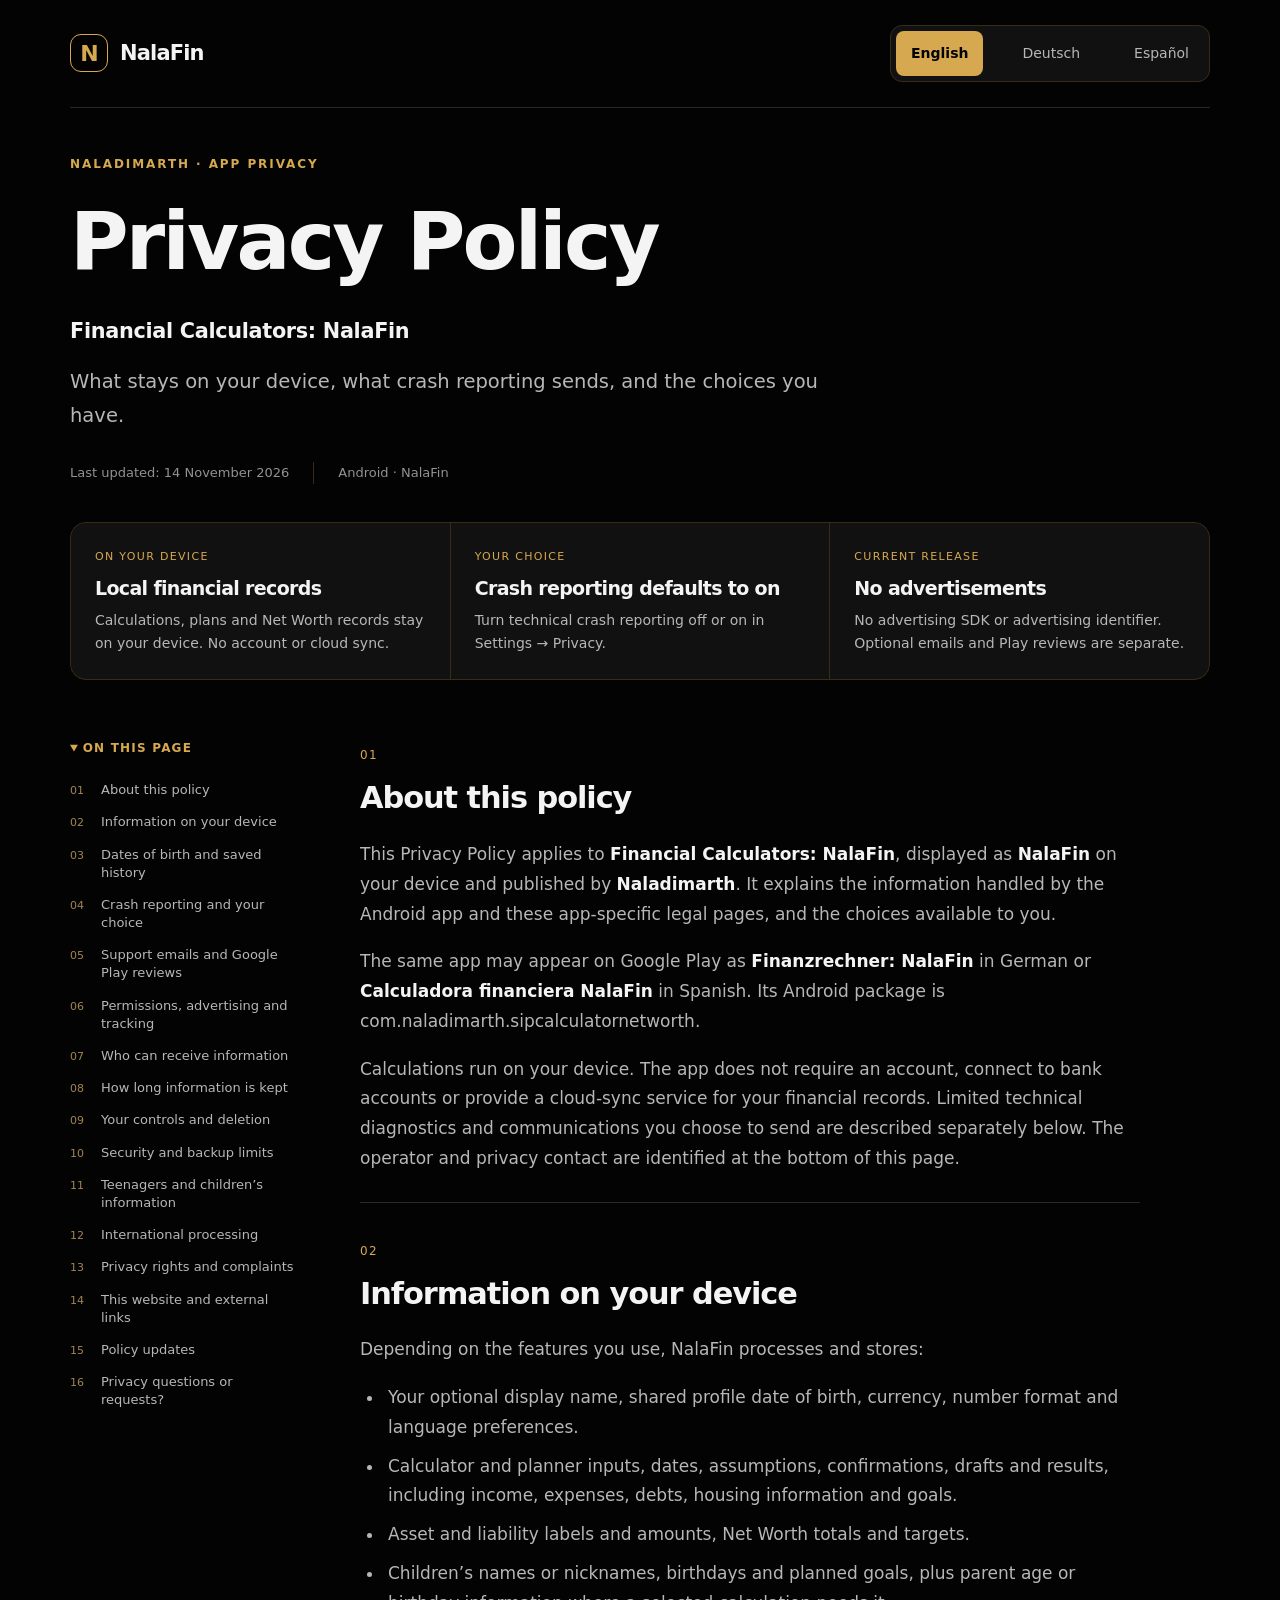
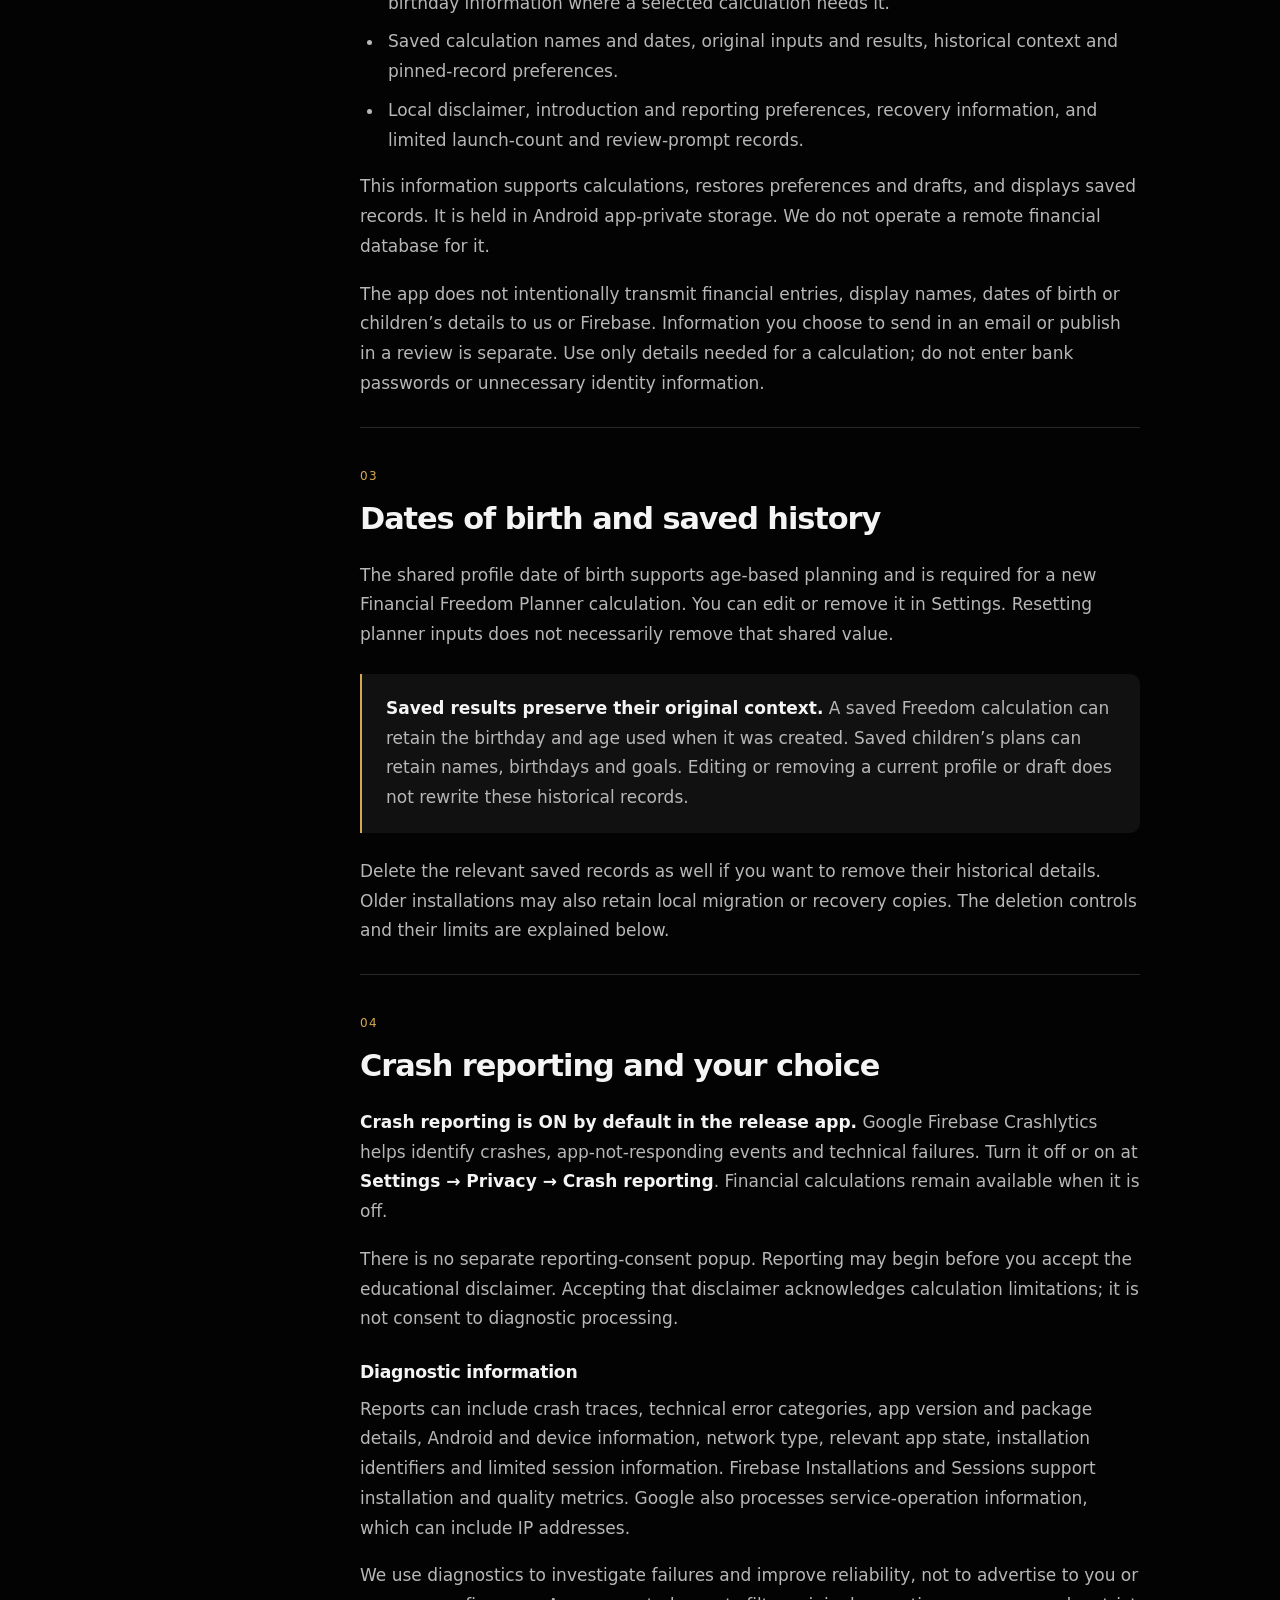
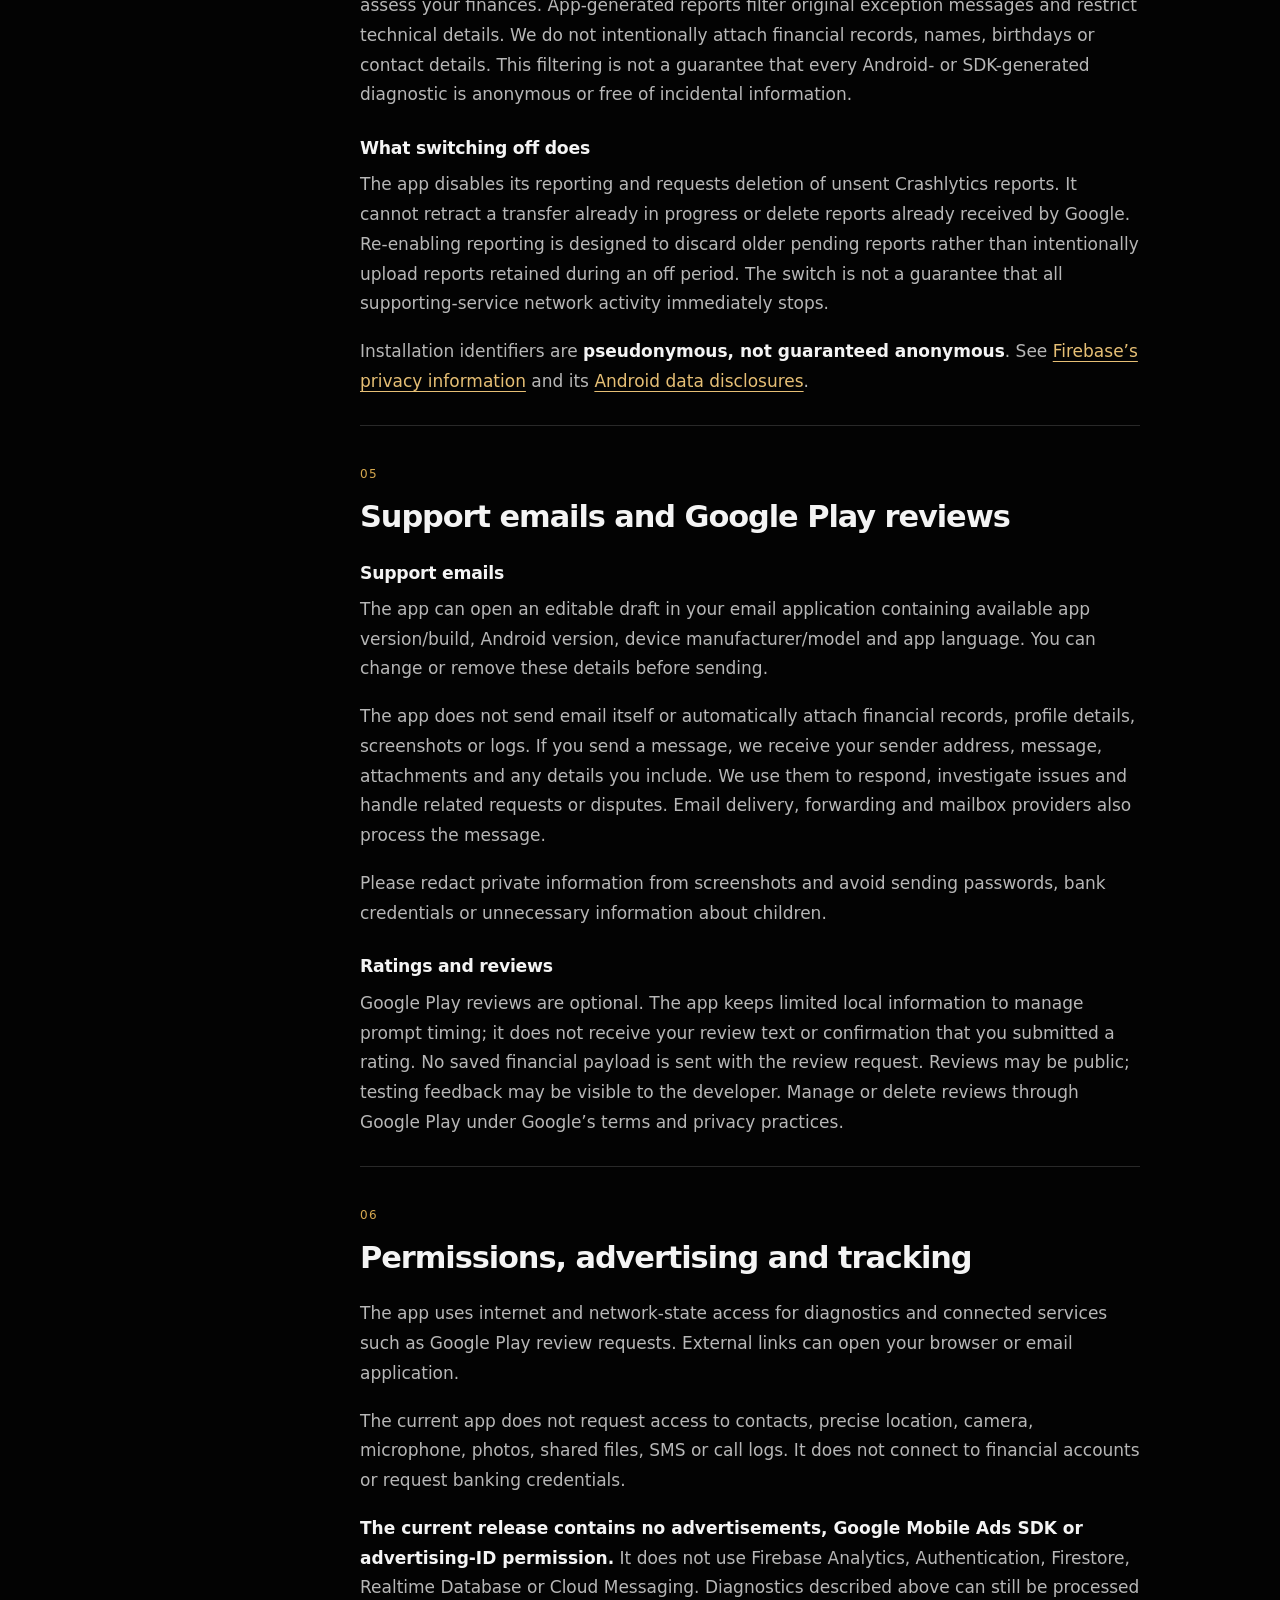
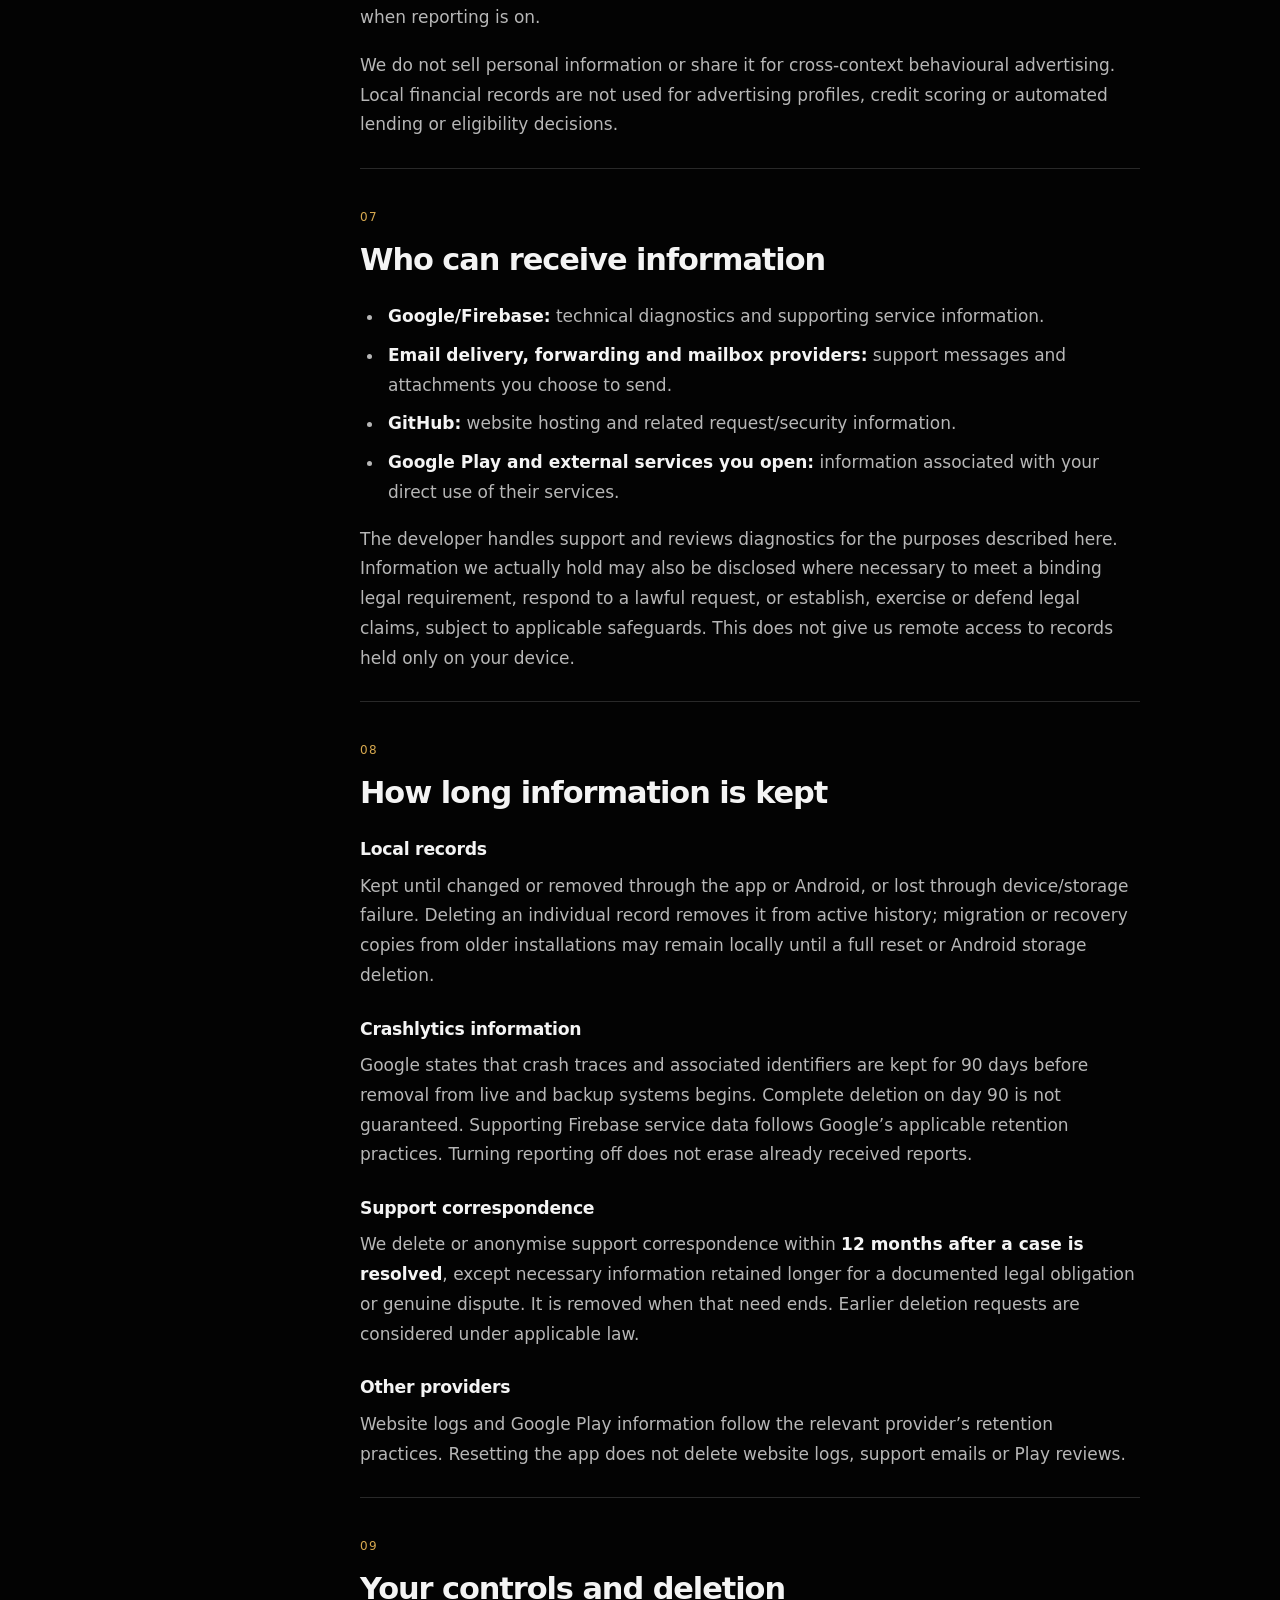
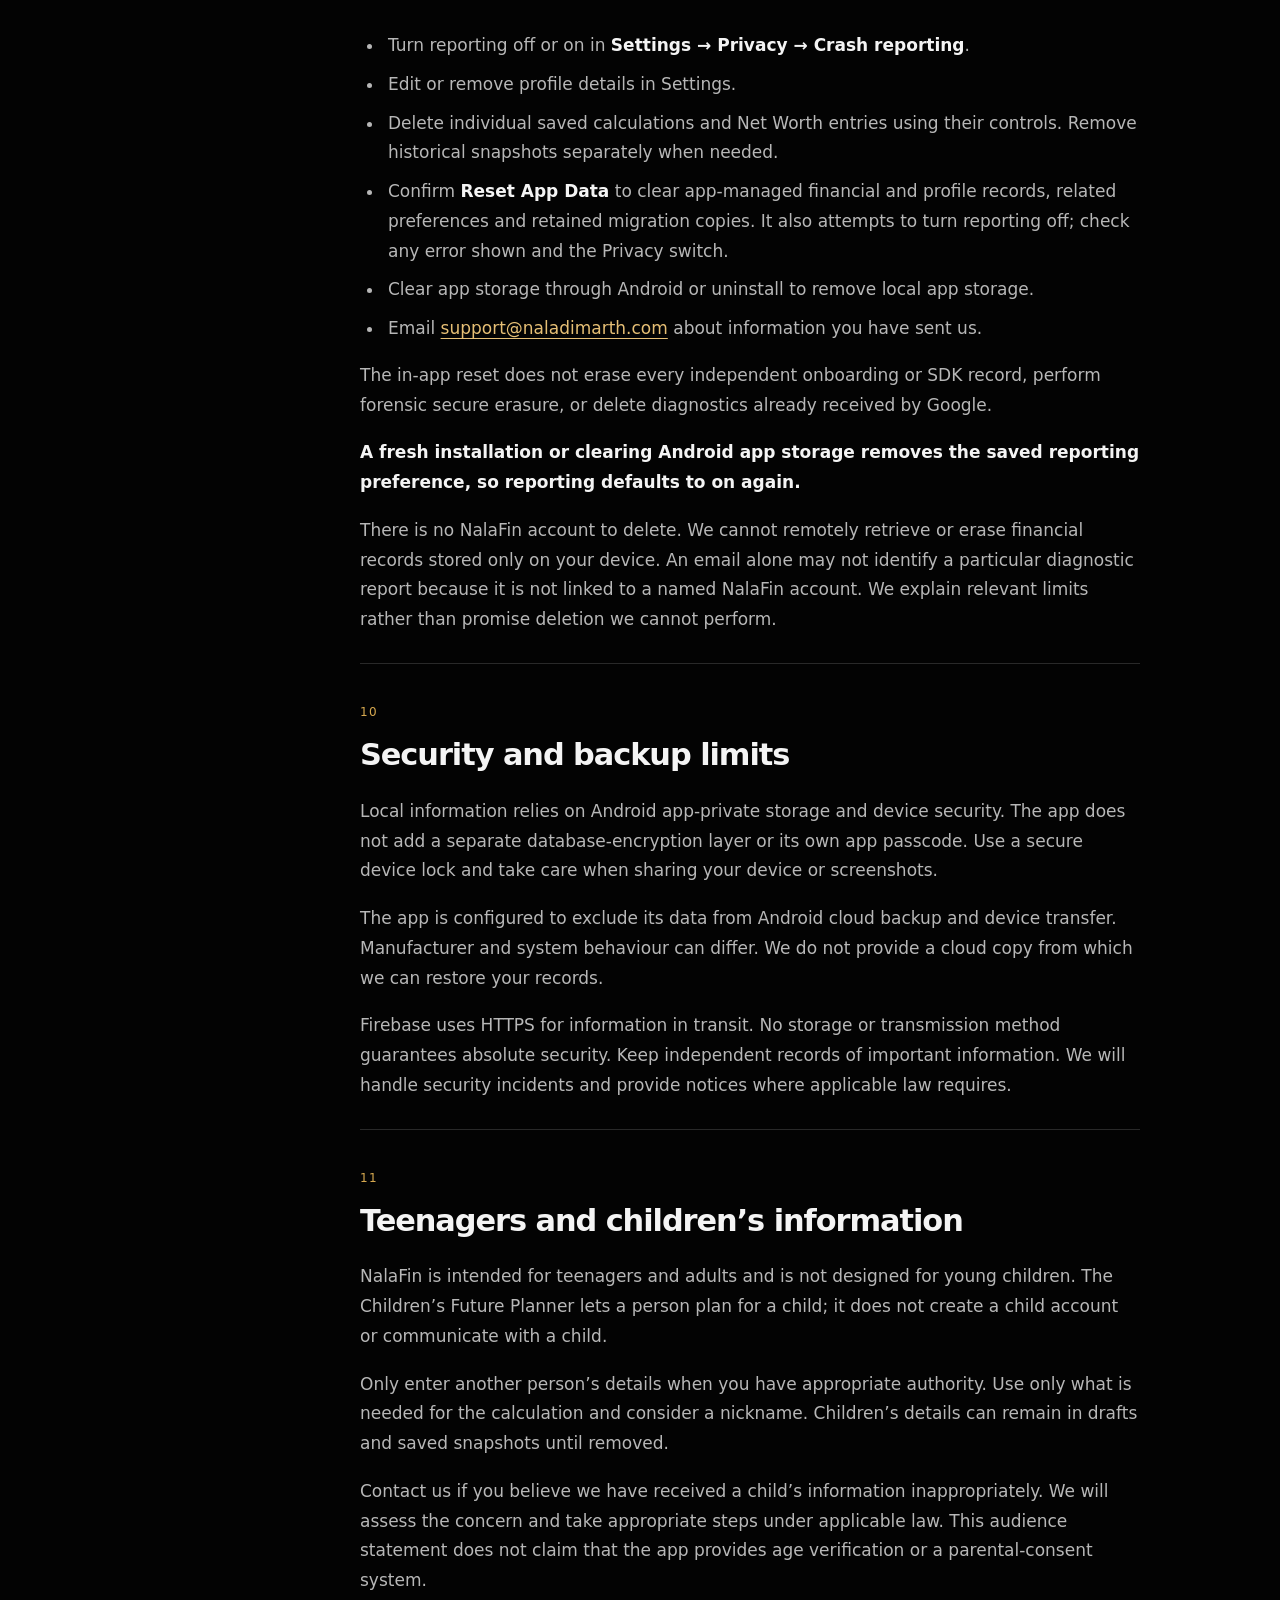
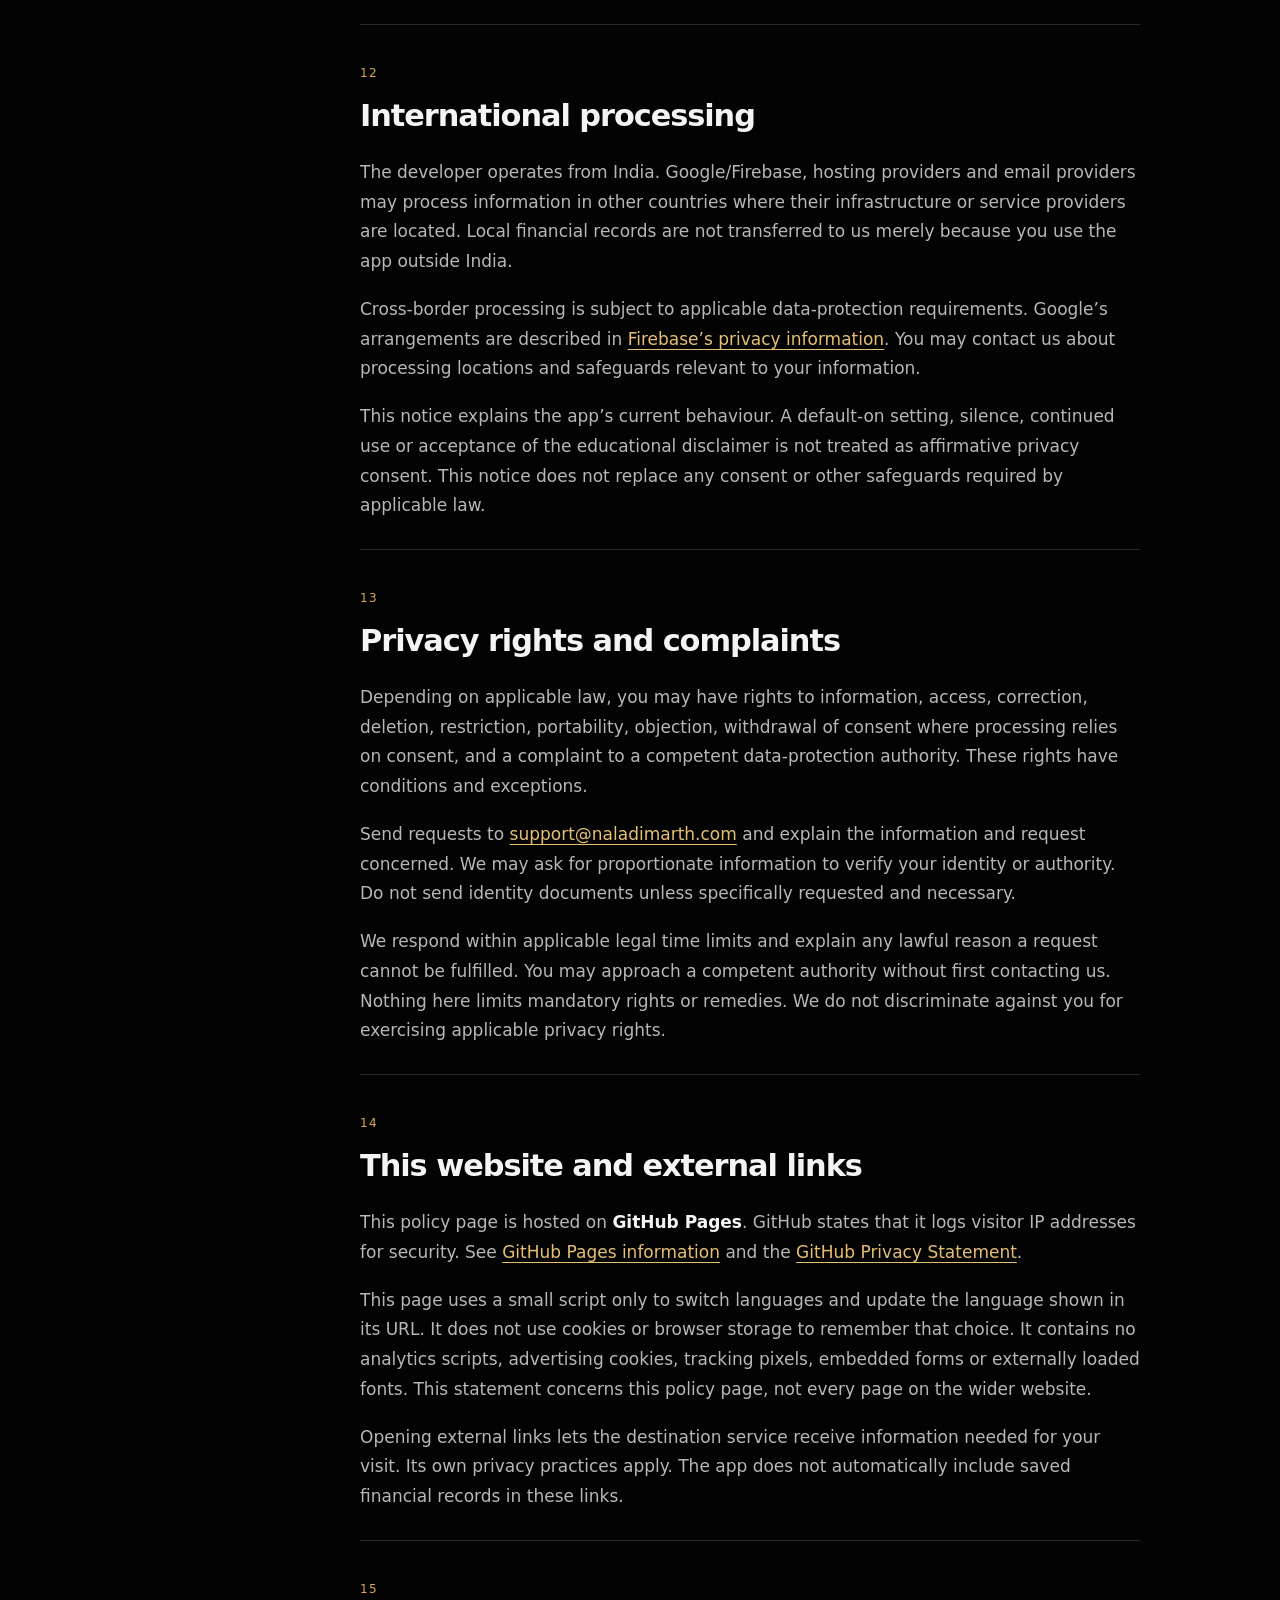
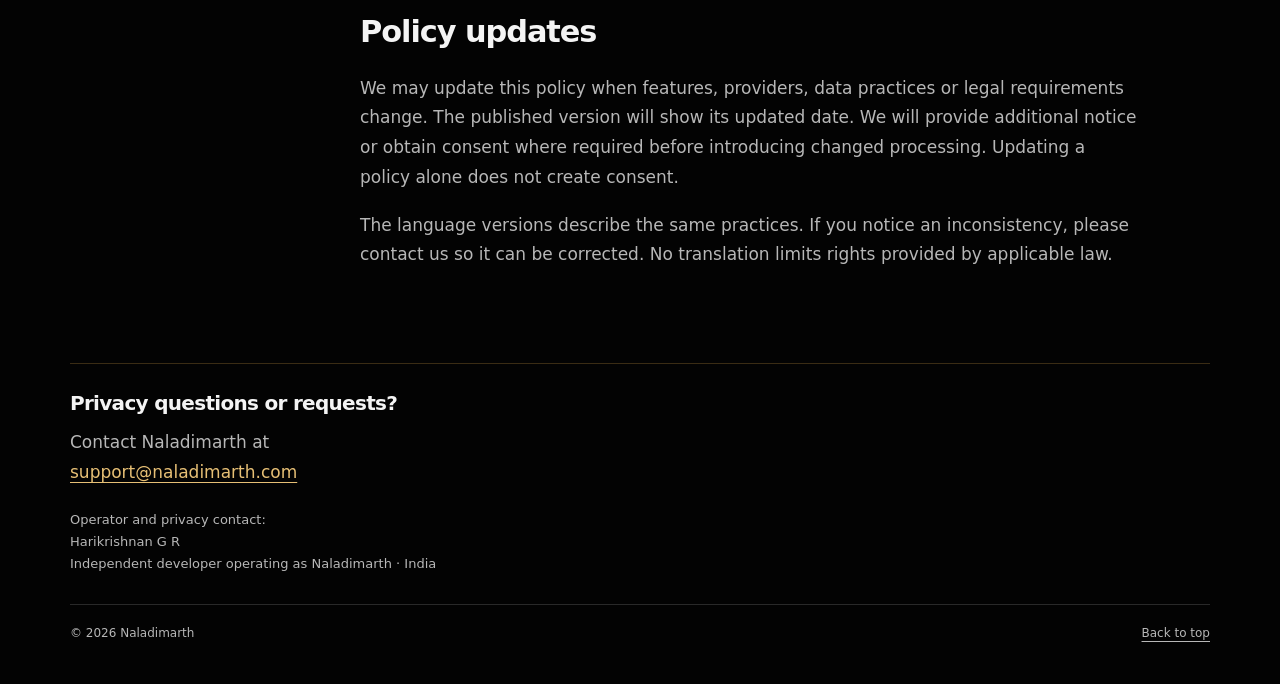
<file: nala-finance-calculator/privacy-policy.html>
<!doctype html>
<html lang="en">
<head>
  <meta charset="utf-8">
  <meta name="viewport" content="width=device-width, initial-scale=1">
  <meta name="theme-color" content="#030303">
  <meta name="referrer" content="no-referrer">
  <meta name="description" content="Privacy Policy for Financial Calculators: NalaFin by Naladimarth. Available in English, German and Spanish.">
  <title>Privacy Policy | Financial Calculators: NalaFin</title>
  <link rel="canonical" href="https://naladimarth.com/nala-finance-calculator/privacy-policy.html">
  <style>
:root{color-scheme:dark;--bg:#030303;--panel:#111111;--soft:#19140d;--gold:#d6a84f;--ink:#f4f4f4;--muted:#b7b7b7;--line:#3a2c14;--dim:#929292}
*{box-sizing:border-box}html{background:var(--bg);scroll-padding-top:24px}body{margin:0;background:var(--bg);color:var(--ink);font:17px/1.75 ui-sans-serif,system-ui,-apple-system,BlinkMacSystemFont,"Segoe UI",sans-serif;-webkit-text-size-adjust:100%;overflow-wrap:anywhere}a{color:#e6bf75;text-underline-offset:4px;text-decoration-thickness:1px}a:hover{color:#ffe2ab}a:focus-visible,summary:focus-visible{outline:3px solid var(--gold);outline-offset:5px;border-radius:3px}p{margin:0 0 18px;color:var(--muted)}strong{color:var(--ink);font-weight:650}h1,h2,h3{line-height:1.18;letter-spacing:-.035em}h1{font-size:clamp(2.6rem,7vw,5rem);font-weight:650;margin:20px 0 24px;max-width:950px}h2{font-size:clamp(1.45rem,3vw,1.9rem);font-weight:620;margin:0 0 24px}h3{font-size:1.08rem;margin:28px 0 12px;letter-spacing:-.015em}ul,ol{padding-left:24px;color:var(--muted)}li{padding-left:4px;margin:9px 0}.shell{max-width:1220px;margin:auto;padding:0 40px}.skip{position:absolute;left:24px;top:-100px;z-index:5;padding:12px;background:var(--gold);color:#030303}.skip:focus{top:12px}.masthead{display:flex;align-items:center;justify-content:space-between;gap:24px;padding:25px 0;border-bottom:1px solid #272727}.brand{display:flex;align-items:center;gap:12px;text-decoration:none;color:var(--ink);font-size:21px;font-weight:700;letter-spacing:-.04em}.mark{display:grid;place-items:center;border:1px solid var(--gold);width:38px;height:38px;border-radius:11px;color:var(--gold);font-size:22px}.masthead nav{display:flex;flex-wrap:wrap;gap:12px 24px;font-size:14px}.masthead nav a{text-decoration:none;color:var(--muted)}.masthead nav a[aria-current=page]{color:var(--gold)}.hero{padding:65px 0 38px}.eyebrow{font-size:12px;font-weight:650;letter-spacing:.16em;text-transform:uppercase;color:var(--gold);margin:0}.lead{font-size:clamp(1.05rem,2vw,1.22rem);max-width:760px}.meta{display:flex;flex-wrap:wrap;gap:8px 24px;margin-top:28px;font-size:13px;color:var(--dim)}.meta span+span{border-left:1px solid var(--line);padding-left:24px}.summary-grid{display:grid;grid-template-columns:repeat(3,minmax(0,1fr));gap:1px;border:1px solid var(--line);background:var(--line);border-radius:16px;overflow:hidden;margin-bottom:26px}.summary-card{padding:24px;background:var(--panel)}.summary-card .label{display:block;font-size:11px;letter-spacing:.12em;text-transform:uppercase;color:var(--gold);margin-bottom:10px}.summary-card h2{font-size:19px;margin:0 0 10px}.summary-card p{font-size:14px;line-height:1.65;margin:0}.review-note{border:1px solid var(--line);border-left:3px solid var(--gold);background:var(--soft);padding:17px 21px;border-radius:9px;font-size:14px;color:#d9c9aa;margin:24px 0}.review-note p{color:inherit;margin:0}.review-note strong{color:#f1d6a3}.layout{display:grid;grid-template-columns:225px minmax(0,1fr);gap:65px;padding:32px 0 65px}.toc{align-self:start;position:sticky;top:24px;font-size:13px}.toc summary{font-size:12px;font-weight:700;color:var(--gold);letter-spacing:.1em;text-transform:uppercase;cursor:pointer;margin-bottom:15px}.toc ol{list-style:none;padding:0;margin:0;counter-reset:toc}.toc li{padding:0;margin:0;counter-increment:toc}.toc a{display:flex;gap:12px;color:var(--muted);padding:7px 0;text-decoration:none;line-height:1.4}.toc a::before{content:counter(toc,decimal-leading-zero);font-size:11px;color:#a18452;min-width:19px;padding-top:2px}.toc a:hover{color:var(--gold)}.toc .toc-help{border-top:1px solid #282828;margin-top:22px;padding-top:18px;color:var(--dim)}article{min-width:0;max-width:780px}section{border-top:1px solid #292929;padding:38px 0 10px;scroll-margin-top:22px}section:first-child{padding-top:7px;border:0}.number{display:block;color:var(--gold);font-size:12px;letter-spacing:.12em;margin-bottom:14px}.callout{padding:20px 24px;border-left:2px solid var(--gold);background:var(--panel);margin:24px 0;border-radius:0 10px 10px 0}.callout p:last-child{margin-bottom:0}.data-list{margin:20px 0}.data-list>div{padding:17px 0;border-bottom:1px solid #252525}.data-list dt{font-weight:650;color:var(--ink);margin-bottom:5px}.data-list dd{margin:0;color:var(--muted)}.contact{padding:27px;background:var(--soft);border:1px solid var(--line);border-radius:14px}.contact p:last-child{margin:0}.small{font-size:14px}.button{display:inline-block;padding:9px 17px;border:1px solid var(--line);border-radius:8px;text-decoration:none;color:var(--gold);font-size:14px}.footer{border-top:1px solid #292929;padding:25px 0 40px;display:flex;flex-wrap:wrap;gap:12px;justify-content:space-between;font-size:12px;color:var(--dim)}.footer p{margin:0;font-size:inherit}.footer a{color:var(--muted)}
@media(max-width:900px){.shell{padding:0 25px}.layout{grid-template-columns:185px minmax(0,1fr);gap:30px}.hero{padding-top:45px}.summary-card{padding:20px}}
@media(max-width:680px){body{font-size:16px}.shell{padding:0 20px}.masthead{align-items:flex-start;flex-wrap:wrap;gap:15px;padding:20px 0}.masthead nav{gap:20px;font-size:13px}.hero{padding:36px 0 25px}.meta{gap:6px 16px}.meta span+span{border:0;padding:0}.summary-grid{grid-template-columns:1fr;border-radius:12px}.summary-card{padding:18px 20px}.summary-card .label{margin-bottom:6px}.summary-card h2{margin-bottom:6px}.layout{display:block;padding-top:17px}.toc{position:static;margin-bottom:35px;padding:20px;border:1px solid #292929;border-radius:10px}.toc ol{columns:2;column-gap:20px}.toc li{break-inside:avoid}.toc a{font-size:12px}.toc .toc-help{display:none}section{padding-top:30px}h2{margin-bottom:20px}.contact{padding:22px}.review-note{padding:15px 17px}}
@media(max-width:380px){.toc ol{columns:1}.shell{padding:0 16px}}
@media(prefers-reduced-motion:reduce){*{scroll-behavior:auto!important}}
@media print{:root{color-scheme:light;--bg:#fff;--panel:#fff;--soft:#fff;--ink:#000;--muted:#222;--gold:#6f4f16;--line:#aaa;--dim:#333}body{font:11pt/1.5 sans-serif}.shell{max-width:none;padding:0}.masthead nav,.toc,.skip{display:none}.hero{padding:20px 0}.layout{display:block;padding:10px 0}article{max-width:none}.summary-grid{display:block;border:0;background:#fff}.summary-card{padding:8px 0}.review-note{color:#333}.review-note strong{color:#000}h1{font-size:28pt}h2{font-size:17pt}h2,h3{break-after:avoid}section{padding-top:22px}.callout,.contact{break-inside:avoid}a{color:#000}.footer{padding:15px 0}}

[hidden]{display:none!important}.package{overflow-wrap:anywhere}.masthead{align-items:center}.language-switch{display:flex;flex-wrap:wrap;gap:6px;padding:5px;border:1px solid var(--line);border-radius:12px;background:var(--panel)}.language-switch button{border:1px solid transparent;background:transparent;color:var(--muted);font:inherit;font-size:14px;padding:9px 14px;min-height:44px;border-radius:8px;cursor:pointer}.language-switch button[aria-pressed=true]{background:var(--gold);color:#030303;font-weight:700}.language-switch button:hover{border-color:var(--gold)}button:focus-visible{outline:3px solid #ffe2ab;outline-offset:4px}.app-title{font-weight:600;color:var(--ink);font-size:clamp(1rem,2.5vw,1.3rem);letter-spacing:-.015em;margin:0 0 16px}.privacy-contact{border-top:1px solid var(--line);padding:28px 0 20px}.privacy-contact h2{font-size:1.25rem;margin-bottom:12px}.privacy-contact p{margin:8px 0}.operator{font-size:13px;line-height:1.7;color:#b7b7b7;margin-top:22px!important}.operator-name{font-weight:400;color:inherit}.small-note{font-size:13px;color:var(--dim)}.footer{padding-top:18px}.hero{padding-top:46px}noscript p{padding:15px;border:1px solid var(--line)}
@media(max-width:680px){.masthead{align-items:flex-start}.language-switch{width:100%;justify-content:space-between}.language-switch button{flex:1;padding:8px;font-size:13px}.hero{padding-top:30px}.operator{font-size:13px}.privacy-contact{padding-top:24px}}
@media print{.language-switch{display:none}.privacy-contact{break-inside:avoid}.operator{font-size:9pt;color:#222}}
</style>
</head>
<body id="top">
  <a class="skip" href="#policy" data-ui="skip">Skip to the policy</a>
  <div class="shell">
    <header class="masthead">
      <a class="brand" href="https://naladimarth.com/" aria-label="Naladimarth"><span class="mark" aria-hidden="true">N</span>NalaFin</a>
      <nav id="language-switch" class="language-switch" aria-label="Policy language" hidden>
        <button type="button" data-language="en" lang="en" aria-pressed="true">English</button>
        <button type="button" data-language="de" lang="de" aria-pressed="false">Deutsch</button>
        <button type="button" data-language="es" lang="es" aria-pressed="false">Español</button>
      </nav>
    </header>
    <noscript><p lang="en">JavaScript is disabled. All three language versions are available below: English, Deutsch, Español.</p></noscript>
    <main id="policy"><div data-policy-language="en" lang="en"><div class="hero"><p class="eyebrow">Naladimarth · App privacy</p><h1 id="title-en">Privacy Policy</h1><p class="app-title">Financial Calculators: NalaFin</p><p class="lead">What stays on your device, what crash reporting sends, and the choices you have.</p><div class="meta"><span>Last updated: 14 November 2026</span><span>Android · NalaFin</span></div></div><div class="summary-grid"><div class="summary-card"><span class="label">On your device</span><h2>Local financial records</h2><p>Calculations, plans and Net Worth records stay on your device. No account or cloud sync.</p></div><div class="summary-card"><span class="label">Your choice</span><h2>Crash reporting defaults to on</h2><p>Turn technical crash reporting off or on in Settings → Privacy.</p></div><div class="summary-card"><span class="label">Current release</span><h2>No advertisements</h2><p>No advertising SDK or advertising identifier. Optional emails and Play reviews are separate.</p></div></div><div class="layout"><aside class="toc"><details open><summary>On this page</summary><nav aria-label="On this page"><ol><li><a href="#en-scope">About this policy</a></li><li><a href="#en-local">Information on your device</a></li><li><a href="#en-snapshots">Dates of birth and saved history</a></li><li><a href="#en-reporting">Crash reporting and your choice</a></li><li><a href="#en-support">Support emails and Google Play reviews</a></li><li><a href="#en-permissions">Permissions, advertising and tracking</a></li><li><a href="#en-sharing">Who can receive information</a></li><li><a href="#en-retention">How long information is kept</a></li><li><a href="#en-controls">Your controls and deletion</a></li><li><a href="#en-security">Security and backup limits</a></li><li><a href="#en-young-users">Teenagers and children’s information</a></li><li><a href="#en-international">International processing</a></li><li><a href="#en-rights">Privacy rights and complaints</a></li><li><a href="#en-website">This website and external links</a></li><li><a href="#en-updates">Policy updates</a></li><li><a href="#contact">Privacy questions or requests?</a></li></ol></nav></details></aside><article aria-labelledby="title-en"><section id="en-scope" aria-labelledby="en-heading-scope"><span class="number" aria-hidden="true">01</span><h2 id="en-heading-scope">About this policy</h2><p>This Privacy Policy applies to <strong>Financial Calculators: NalaFin</strong>, displayed as <strong>NalaFin</strong> on your device and published by <strong>Naladimarth</strong>. It explains the information handled by the Android app and these app-specific legal pages, and the choices available to you.</p><p>The same app may appear on Google Play as <strong>Finanzrechner: NalaFin</strong> in German or <strong>Calculadora financiera NalaFin</strong> in Spanish. Its Android package is <span class="package">com.naladimarth.sipcalculatornetworth</span>.</p><p>Calculations run on your device. The app does not require an account, connect to bank accounts or provide a cloud-sync service for your financial records. Limited technical diagnostics and communications you choose to send are described separately below. The operator and privacy contact are identified at the bottom of this page.</p></section><section id="en-local" aria-labelledby="en-heading-local"><span class="number" aria-hidden="true">02</span><h2 id="en-heading-local">Information on your device</h2><p>Depending on the features you use, NalaFin processes and stores:</p><ul><li>Your optional display name, shared profile date of birth, currency, number format and language preferences.</li><li>Calculator and planner inputs, dates, assumptions, confirmations, drafts and results, including income, expenses, debts, housing information and goals.</li><li>Asset and liability labels and amounts, Net Worth totals and targets.</li><li>Children’s names or nicknames, birthdays and planned goals, plus parent age or birthday information where a selected calculation needs it.</li><li>Saved calculation names and dates, original inputs and results, historical context and pinned-record preferences.</li><li>Local disclaimer, introduction and reporting preferences, recovery information, and limited launch-count and review-prompt records.</li></ul><p>This information supports calculations, restores preferences and drafts, and displays saved records. It is held in Android app-private storage. We do not operate a remote financial database for it.</p><p>The app does not intentionally transmit financial entries, display names, dates of birth or children’s details to us or Firebase. Information you choose to send in an email or publish in a review is separate. Use only details needed for a calculation; do not enter bank passwords or unnecessary identity information.</p></section><section id="en-snapshots" aria-labelledby="en-heading-snapshots"><span class="number" aria-hidden="true">03</span><h2 id="en-heading-snapshots">Dates of birth and saved history</h2><p>The shared profile date of birth supports age-based planning and is required for a new Financial Freedom Planner calculation. You can edit or remove it in Settings. Resetting planner inputs does not necessarily remove that shared value.</p><div class="callout"><p><strong>Saved results preserve their original context.</strong> A saved Freedom calculation can retain the birthday and age used when it was created. Saved children’s plans can retain names, birthdays and goals. Editing or removing a current profile or draft does not rewrite these historical records.</p></div><p>Delete the relevant saved records as well if you want to remove their historical details. Older installations may also retain local migration or recovery copies. The deletion controls and their limits are explained below.</p></section><section id="en-reporting" aria-labelledby="en-heading-reporting"><span class="number" aria-hidden="true">04</span><h2 id="en-heading-reporting">Crash reporting and your choice</h2><p><strong>Crash reporting is ON by default in the release app.</strong> Google Firebase Crashlytics helps identify crashes, app-not-responding events and technical failures. Turn it off or on at <strong>Settings → Privacy → Crash reporting</strong>. Financial calculations remain available when it is off.</p><p>There is no separate reporting-consent popup. Reporting may begin before you accept the educational disclaimer. Accepting that disclaimer acknowledges calculation limitations; it is not consent to diagnostic processing.</p><h3>Diagnostic information</h3><p>Reports can include crash traces, technical error categories, app version and package details, Android and device information, network type, relevant app state, installation identifiers and limited session information. Firebase Installations and Sessions support installation and quality metrics. Google also processes service-operation information, which can include IP addresses.</p><p>We use diagnostics to investigate failures and improve reliability, not to advertise to you or assess your finances. App-generated reports filter original exception messages and restrict technical details. We do not intentionally attach financial records, names, birthdays or contact details. This filtering is not a guarantee that every Android- or SDK-generated diagnostic is anonymous or free of incidental information.</p><h3>What switching off does</h3><p>The app disables its reporting and requests deletion of unsent Crashlytics reports. It cannot retract a transfer already in progress or delete reports already received by Google. Re-enabling reporting is designed to discard older pending reports rather than intentionally upload reports retained during an off period. The switch is not a guarantee that all supporting-service network activity immediately stops.</p><p>Installation identifiers are <strong>pseudonymous, not guaranteed anonymous</strong>. See <a href="https://firebase.google.com/support/privacy">Firebase’s privacy information</a> and its <a href="https://firebase.google.com/docs/android/play-data-disclosure">Android data disclosures</a>.</p></section><section id="en-support" aria-labelledby="en-heading-support"><span class="number" aria-hidden="true">05</span><h2 id="en-heading-support">Support emails and Google Play reviews</h2><h3>Support emails</h3><p>The app can open an editable draft in your email application containing available app version/build, Android version, device manufacturer/model and app language. You can change or remove these details before sending.</p><p>The app does not send email itself or automatically attach financial records, profile details, screenshots or logs. If you send a message, we receive your sender address, message, attachments and any details you include. We use them to respond, investigate issues and handle related requests or disputes. Email delivery, forwarding and mailbox providers also process the message.</p><p>Please redact private information from screenshots and avoid sending passwords, bank credentials or unnecessary information about children.</p><h3>Ratings and reviews</h3><p>Google Play reviews are optional. The app keeps limited local information to manage prompt timing; it does not receive your review text or confirmation that you submitted a rating. No saved financial payload is sent with the review request. Reviews may be public; testing feedback may be visible to the developer. Manage or delete reviews through Google Play under Google’s terms and privacy practices.</p></section><section id="en-permissions" aria-labelledby="en-heading-permissions"><span class="number" aria-hidden="true">06</span><h2 id="en-heading-permissions">Permissions, advertising and tracking</h2><p>The app uses internet and network-state access for diagnostics and connected services such as Google Play review requests. External links can open your browser or email application.</p><p>The current app does not request access to contacts, precise location, camera, microphone, photos, shared files, SMS or call logs. It does not connect to financial accounts or request banking credentials.</p><p><strong>The current release contains no advertisements, Google Mobile Ads SDK or advertising-ID permission.</strong> It does not use Firebase Analytics, Authentication, Firestore, Realtime Database or Cloud Messaging. Diagnostics described above can still be processed when reporting is on.</p><p>We do not sell personal information or share it for cross-context behavioural advertising. Local financial records are not used for advertising profiles, credit scoring or automated lending or eligibility decisions.</p></section><section id="en-sharing" aria-labelledby="en-heading-sharing"><span class="number" aria-hidden="true">07</span><h2 id="en-heading-sharing">Who can receive information</h2><ul><li><strong>Google/Firebase:</strong> technical diagnostics and supporting service information.</li><li><strong>Email delivery, forwarding and mailbox providers:</strong> support messages and attachments you choose to send.</li><li><strong>GitHub:</strong> website hosting and related request/security information.</li><li><strong>Google Play and external services you open:</strong> information associated with your direct use of their services.</li></ul><p>The developer handles support and reviews diagnostics for the purposes described here. Information we actually hold may also be disclosed where necessary to meet a binding legal requirement, respond to a lawful request, or establish, exercise or defend legal claims, subject to applicable safeguards. This does not give us remote access to records held only on your device.</p></section><section id="en-retention" aria-labelledby="en-heading-retention"><span class="number" aria-hidden="true">08</span><h2 id="en-heading-retention">How long information is kept</h2><h3>Local records</h3><p>Kept until changed or removed through the app or Android, or lost through device/storage failure. Deleting an individual record removes it from active history; migration or recovery copies from older installations may remain locally until a full reset or Android storage deletion.</p><h3>Crashlytics information</h3><p>Google states that crash traces and associated identifiers are kept for 90 days before removal from live and backup systems begins. Complete deletion on day 90 is not guaranteed. Supporting Firebase service data follows Google’s applicable retention practices. Turning reporting off does not erase already received reports.</p><h3>Support correspondence</h3><p>We delete or anonymise support correspondence within <strong>12 months after a case is resolved</strong>, except necessary information retained longer for a documented legal obligation or genuine dispute. It is removed when that need ends. Earlier deletion requests are considered under applicable law.</p><h3>Other providers</h3><p>Website logs and Google Play information follow the relevant provider’s retention practices. Resetting the app does not delete website logs, support emails or Play reviews.</p></section><section id="en-controls" aria-labelledby="en-heading-controls"><span class="number" aria-hidden="true">09</span><h2 id="en-heading-controls">Your controls and deletion</h2><ul><li>Turn reporting off or on in <strong>Settings → Privacy → Crash reporting</strong>.</li><li>Edit or remove profile details in Settings.</li><li>Delete individual saved calculations and Net Worth entries using their controls. Remove historical snapshots separately when needed.</li><li>Confirm <strong>Reset App Data</strong> to clear app-managed financial and profile records, related preferences and retained migration copies. It also attempts to turn reporting off; check any error shown and the Privacy switch.</li><li>Clear app storage through Android or uninstall to remove local app storage.</li><li>Email <a href="mailto:support@naladimarth.com">support@naladimarth.com</a> about information you have sent us.</li></ul><p>The in-app reset does not erase every independent onboarding or SDK record, perform forensic secure erasure, or delete diagnostics already received by Google.</p><p><strong>A fresh installation or clearing Android app storage removes the saved reporting preference, so reporting defaults to on again.</strong></p><p>There is no NalaFin account to delete. We cannot remotely retrieve or erase financial records stored only on your device. An email alone may not identify a particular diagnostic report because it is not linked to a named NalaFin account. We explain relevant limits rather than promise deletion we cannot perform.</p></section><section id="en-security" aria-labelledby="en-heading-security"><span class="number" aria-hidden="true">10</span><h2 id="en-heading-security">Security and backup limits</h2><p>Local information relies on Android app-private storage and device security. The app does not add a separate database-encryption layer or its own app passcode. Use a secure device lock and take care when sharing your device or screenshots.</p><p>The app is configured to exclude its data from Android cloud backup and device transfer. Manufacturer and system behaviour can differ. We do not provide a cloud copy from which we can restore your records.</p><p>Firebase uses HTTPS for information in transit. No storage or transmission method guarantees absolute security. Keep independent records of important information. We will handle security incidents and provide notices where applicable law requires.</p></section><section id="en-young-users" aria-labelledby="en-heading-young-users"><span class="number" aria-hidden="true">11</span><h2 id="en-heading-young-users">Teenagers and children’s information</h2><p>NalaFin is intended for teenagers and adults and is not designed for young children. The Children’s Future Planner lets a person plan for a child; it does not create a child account or communicate with a child.</p><p>Only enter another person’s details when you have appropriate authority. Use only what is needed for the calculation and consider a nickname. Children’s details can remain in drafts and saved snapshots until removed.</p><p>Contact us if you believe we have received a child’s information inappropriately. We will assess the concern and take appropriate steps under applicable law. This audience statement does not claim that the app provides age verification or a parental-consent system.</p></section><section id="en-international" aria-labelledby="en-heading-international"><span class="number" aria-hidden="true">12</span><h2 id="en-heading-international">International processing</h2><p>The developer operates from India. Google/Firebase, hosting providers and email providers may process information in other countries where their infrastructure or service providers are located. Local financial records are not transferred to us merely because you use the app outside India.</p><p>Cross-border processing is subject to applicable data-protection requirements. Google’s arrangements are described in <a href="https://firebase.google.com/support/privacy">Firebase’s privacy information</a>. You may contact us about processing locations and safeguards relevant to your information.</p><p>This notice explains the app’s current behaviour. A default-on setting, silence, continued use or acceptance of the educational disclaimer is not treated as affirmative privacy consent. This notice does not replace any consent or other safeguards required by applicable law.</p></section><section id="en-rights" aria-labelledby="en-heading-rights"><span class="number" aria-hidden="true">13</span><h2 id="en-heading-rights">Privacy rights and complaints</h2><p>Depending on applicable law, you may have rights to information, access, correction, deletion, restriction, portability, objection, withdrawal of consent where processing relies on consent, and a complaint to a competent data-protection authority. These rights have conditions and exceptions.</p><p>Send requests to <a href="mailto:support@naladimarth.com">support@naladimarth.com</a> and explain the information and request concerned. We may ask for proportionate information to verify your identity or authority. Do not send identity documents unless specifically requested and necessary.</p><p>We respond within applicable legal time limits and explain any lawful reason a request cannot be fulfilled. You may approach a competent authority without first contacting us. Nothing here limits mandatory rights or remedies. We do not discriminate against you for exercising applicable privacy rights.</p></section><section id="en-website" aria-labelledby="en-heading-website"><span class="number" aria-hidden="true">14</span><h2 id="en-heading-website">This website and external links</h2><p>This policy page is hosted on <strong>GitHub Pages</strong>. GitHub states that it logs visitor IP addresses for security. See <a href="https://docs.github.com/en/pages/getting-started-with-github-pages/what-is-github-pages">GitHub Pages information</a> and the <a href="https://docs.github.com/en/site-policy/privacy-policies/github-general-privacy-statement">GitHub Privacy Statement</a>.</p><p>This page uses a small script only to switch languages and update the language shown in its URL. It does not use cookies or browser storage to remember that choice. It contains no analytics scripts, advertising cookies, tracking pixels, embedded forms or externally loaded fonts. This statement concerns this policy page, not every page on the wider website.</p><p>Opening external links lets the destination service receive information needed for your visit. Its own privacy practices apply. The app does not automatically include saved financial records in these links.</p></section><section id="en-updates" aria-labelledby="en-heading-updates"><span class="number" aria-hidden="true">15</span><h2 id="en-heading-updates">Policy updates</h2><p>We may update this policy when features, providers, data practices or legal requirements change. The published version will show its updated date. We will provide additional notice or obtain consent where required before introducing changed processing. Updating a policy alone does not create consent.</p><p>The language versions describe the same practices. If you notice an inconsistency, please contact us so it can be corrected. No translation limits rights provided by applicable law.</p></section></article></div></div>
<div data-policy-language="de" lang="de"><div class="hero"><p class="eyebrow">Naladimarth · Datenschutz der App</p><h1 id="title-de">Datenschutz&shy;erklärung</h1><p class="app-title">Finanzrechner: NalaFin</p><p class="lead">Was auf Ihrem Gerät bleibt, was Absturzberichte übermitteln und welche Wahlmöglichkeiten Sie haben.</p><div class="meta"><span>Zuletzt aktualisiert: 14. November 2026</span><span>Android · NalaFin</span></div></div><div class="summary-grid"><div class="summary-card"><span class="label">Auf Ihrem Gerät</span><h2>Lokale Finanzdatensätze</h2><p>Berechnungen, Pläne und Nettovermögensdaten bleiben auf Ihrem Gerät. Kein Konto und keine Cloud-Synchronisierung.</p></div><div class="summary-card"><span class="label">Ihre Wahl</span><h2>Absturzberichte standardmäßig an</h2><p>Schalten Sie technische Absturzberichte unter Einstellungen → Datenschutz aus oder ein.</p></div><div class="summary-card"><span class="label">Aktuelle Version</span><h2>Keine Werbung</h2><p>Kein Werbe-SDK und keine Werbe-ID. Freiwillige E-Mails und Play-Bewertungen sind davon getrennt.</p></div></div><div class="layout"><aside class="toc"><details open><summary>Auf dieser Seite</summary><nav aria-label="Auf dieser Seite"><ol><li><a href="#de-scope">Über diese Datenschutzerklärung</a></li><li><a href="#de-local">Informationen auf Ihrem Gerät</a></li><li><a href="#de-snapshots">Geburtsdaten und gespeicherter Verlauf</a></li><li><a href="#de-reporting">Absturzberichte und Ihre Wahl</a></li><li><a href="#de-support">Support-E-Mails und Google-Play-Bewertungen</a></li><li><a href="#de-permissions">Berechtigungen, Werbung und Tracking</a></li><li><a href="#de-sharing">Wer Informationen erhalten kann</a></li><li><a href="#de-retention">Speicherdauer</a></li><li><a href="#de-controls">Ihre Einstellungen und Löschmöglichkeiten</a></li><li><a href="#de-security">Sicherheit und Grenzen der Datensicherung</a></li><li><a href="#de-young-users">Jugendliche und Informationen über Kinder</a></li><li><a href="#de-international">Internationale Verarbeitung</a></li><li><a href="#de-rights">Datenschutzrechte und Beschwerden</a></li><li><a href="#de-website">Diese Website und externe Links</a></li><li><a href="#de-updates">Änderungen dieser Erklärung</a></li><li><a href="#contact">Datenschutzfragen oder Anfragen?</a></li></ol></nav></details></aside><article aria-labelledby="title-de"><section id="de-scope" aria-labelledby="de-heading-scope"><span class="number" aria-hidden="true">01</span><h2 id="de-heading-scope">Über diese Datenschutzerklärung</h2><p>Diese Datenschutzerklärung gilt für <strong>Financial Calculators: NalaFin</strong>, auf Ihrem Gerät als <strong>NalaFin</strong> angezeigt und von <strong>Naladimarth</strong> veröffentlicht. Sie erläutert die Verarbeitung von Informationen durch die Android-App und diese appbezogene rechtliche Webseite sowie Ihre Wahlmöglichkeiten.</p><p>Dieselbe App kann bei Google Play auf Deutsch als <strong>Finanzrechner: NalaFin</strong> und auf Spanisch als <strong>Calculadora financiera NalaFin</strong> erscheinen. Der Android-Paketname lautet <span class="package">com.naladimarth.sipcalculatornetworth</span>.</p><p>Berechnungen erfolgen auf Ihrem Gerät. Die App erfordert kein Konto, stellt keine Verbindung zu Bankkonten her und bietet keine Cloud-Synchronisierung Ihrer Finanzdaten. Begrenzte technische Diagnosedaten und von Ihnen versandte Mitteilungen werden nachfolgend gesondert beschrieben. Angaben zum Betreiber und zum Datenschutzkontakt finden Sie am Ende dieser Seite.</p></section><section id="de-local" aria-labelledby="de-heading-local"><span class="number" aria-hidden="true">02</span><h2 id="de-heading-local">Informationen auf Ihrem Gerät</h2><p>Je nach genutzten Funktionen verarbeitet und speichert NalaFin:</p><ul><li>Ihren optionalen Anzeigenamen, das gemeinsam genutzte Profil-Geburtsdatum sowie Einstellungen zu Währung, Zahlenformat und Sprache.</li><li>Eingaben, Daten, Annahmen, Bestätigungen, Entwürfe und Ergebnisse von Rechnern und Planern, darunter Einkommen, Ausgaben, Schulden, Angaben zum Wohnen und Ziele.</li><li>Bezeichnungen und Beträge von Vermögenswerten und Verbindlichkeiten sowie Nettovermögen und Zielbeträge.</li><li>Namen oder Spitznamen, Geburtsdaten und geplante Ziele von Kindern sowie Alter oder Geburtsdatum eines Elternteils, soweit die gewählte Berechnung dies benötigt.</li><li>Namen und Speicherzeitpunkte gespeicherter Berechnungen, ursprüngliche Eingaben und Ergebnisse, historischen Kontext und Einstellungen zu angehefteten Datensätzen.</li><li>Lokale Einstellungen zum Haftungshinweis, zur Einführung und zu Absturzberichten, Wiederherstellungsinformationen sowie begrenzte Aufzeichnungen zur Anzahl der App-Starts und zu Bewertungsaufforderungen.</li></ul><p>Diese Informationen ermöglichen Berechnungen, die Wiederherstellung von Einstellungen und Entwürfen sowie die Anzeige gespeicherter Datensätze. Sie liegen im privaten App-Speicher von Android. Wir betreiben dafür keine entfernte Finanzdatenbank.</p><p>Die App übermittelt Finanzeingaben, Anzeigenamen, Geburtsdaten oder Angaben zu Kindern nicht absichtlich an uns oder Firebase. Informationen, die Sie selbst per E-Mail senden oder in einer Bewertung veröffentlichen, sind davon getrennt. Geben Sie nur für die Berechnung erforderliche Angaben ein, keine Bankpasswörter oder unnötigen Identitätsdaten.</p></section><section id="de-snapshots" aria-labelledby="de-heading-snapshots"><span class="number" aria-hidden="true">03</span><h2 id="de-heading-snapshots">Geburtsdaten und gespeicherter Verlauf</h2><p>Das gemeinsame Profil-Geburtsdatum unterstützt altersbezogene Planungen und ist für eine neue Berechnung im Financial Freedom Planner erforderlich. Sie können es in den Einstellungen ändern oder entfernen. Das Zurücksetzen von Planereingaben entfernt diesen gemeinsamen Wert nicht unbedingt.</p><div class="callout"><p><strong>Gespeicherte Ergebnisse behalten ihren ursprünglichen Kontext.</strong> Eine gespeicherte Freedom-Berechnung kann das bei ihrer Erstellung verwendete Geburtsdatum und Alter enthalten. Gespeicherte Kinderpläne können Namen, Geburtsdaten und Ziele enthalten. Änderungen oder Löschungen eines aktuellen Profils oder Entwurfs ändern diese historischen Datensätze nicht.</p></div><p>Löschen Sie auch die betreffenden gespeicherten Datensätze, wenn Sie deren historische Angaben entfernen möchten. Ältere Installationen können zusätzlich lokale Migrations- oder Wiederherstellungskopien enthalten. Löschmöglichkeiten und ihre Grenzen sind unten erläutert.</p></section><section id="de-reporting" aria-labelledby="de-heading-reporting"><span class="number" aria-hidden="true">04</span><h2 id="de-heading-reporting">Absturzberichte und Ihre Wahl</h2><p><strong>Absturzberichte sind in der veröffentlichten App standardmäßig eingeschaltet.</strong> Google Firebase Crashlytics hilft, Abstürze, Fälle einer nicht reagierenden App und technische Fehler zu erkennen. Sie können die Funktion unter <strong>Einstellungen → Datenschutz → Absturzberichte</strong> aus- oder einschalten. Finanzberechnungen bleiben auch bei ausgeschalteter Funktion verfügbar.</p><p>Es gibt kein gesondertes Einwilligungsfenster für Absturzberichte. Die Berichterstattung kann beginnen, bevor Sie den Hinweis zur Nutzung für Bildungszwecke akzeptieren. Mit dessen Annahme erkennen Sie die Grenzen der Berechnungen an; sie ist keine Einwilligung in die Verarbeitung von Diagnosedaten.</p><h3>Diagnoseinformationen</h3><p>Berichte können Absturz-Stacktraces, technische Fehlerkategorien, App-Version und Paketangaben, Android- und Geräteinformationen, Netzwerktyp, relevanten App-Zustand, Installationskennungen und begrenzte Sitzungsinformationen enthalten. Firebase Installations und Sessions unterstützen Installations- und Qualitätskennzahlen. Google verarbeitet außerdem Informationen zum Betrieb seiner Dienste, die IP-Adressen umfassen können.</p><p>Wir verwenden Diagnosedaten zur Untersuchung von Fehlern und zur Verbesserung der Zuverlässigkeit, nicht für Werbung oder zur Bewertung Ihrer Finanzen. Von der App erzeugte Berichte filtern ursprüngliche Fehlermeldungen und begrenzen technische Details. Wir fügen Finanzdatensätze, Namen, Geburtsdaten oder Kontaktdaten nicht absichtlich bei. Diese Filterung garantiert nicht, dass jede von Android oder einem SDK erzeugte Diagnose anonym oder frei von beiläufig enthaltenen Informationen ist.</p><h3>Was das Ausschalten bewirkt</h3><p>Die App deaktiviert ihre Berichterstattung und fordert die Löschung noch nicht gesendeter Crashlytics-Berichte an. Bereits laufende Übertragungen können nicht zurückgerufen und bereits bei Google eingegangene Berichte dadurch nicht gelöscht werden. Beim erneuten Einschalten sollen ältere ausstehende Berichte verworfen werden, statt Berichte aus einem ausgeschalteten Zeitraum absichtlich hochzuladen. Der Schalter garantiert nicht, dass alle Netzwerkaktivitäten unterstützender Dienste sofort enden.</p><p>Installationskennungen sind <strong>pseudonym, nicht garantiert anonym</strong>. Weitere Informationen bieten die <a href="https://firebase.google.com/support/privacy">Datenschutzhinweise von Firebase</a> und die <a href="https://firebase.google.com/docs/android/play-data-disclosure">Angaben zur Android-Datenverarbeitung</a>.</p></section><section id="de-support" aria-labelledby="de-heading-support"><span class="number" aria-hidden="true">05</span><h2 id="de-heading-support">Support-E-Mails und Google-Play-Bewertungen</h2><h3>Support-E-Mails</h3><p>Die App kann in Ihrem E-Mail-Programm einen bearbeitbaren Entwurf mit verfügbaren Angaben zu App-Version/Build, Android-Version, Gerätehersteller/-modell und App-Sprache öffnen. Sie können diese Angaben vor dem Versand ändern oder entfernen.</p><p>Die App sendet selbst keine E-Mails und hängt Finanzdatensätze, Profilangaben, Screenshots oder Protokolle nicht automatisch an. Wenn Sie eine Nachricht senden, erhalten wir Ihre Absenderadresse, Nachricht, Anhänge und beigefügten Angaben. Wir verwenden sie zur Beantwortung, Fehleruntersuchung und Bearbeitung zugehöriger Anfragen oder Streitigkeiten. Anbieter für E-Mail-Zustellung, Weiterleitung und Postfächer verarbeiten die Nachricht ebenfalls.</p><p>Schwärzen Sie private Informationen in Screenshots und senden Sie keine Passwörter, Bankzugangsdaten oder unnötigen Angaben über Kinder.</p><h3>Bewertungen und Rezensionen</h3><p>Google-Play-Bewertungen sind freiwillig. Die App speichert begrenzte lokale Informationen zur Steuerung des Zeitpunkts von Bewertungsaufforderungen. Sie erhält weder Ihren Bewertungstext noch eine Bestätigung, dass Sie eine Bewertung abgegeben haben. Mit der Aufforderung werden keine gespeicherten Finanzdatensätze versandt. Bewertungen können öffentlich sein; Testfeedback kann für den Entwickler sichtbar sein. Verwalten oder löschen Sie Bewertungen über Google Play gemäß den Bedingungen und Datenschutzpraktiken von Google.</p></section><section id="de-permissions" aria-labelledby="de-heading-permissions"><span class="number" aria-hidden="true">06</span><h2 id="de-heading-permissions">Berechtigungen, Werbung und Tracking</h2><p>Die App verwendet Internetzugriff und Informationen zum Netzwerkstatus für Diagnosen und verbundene Dienste wie Google-Play-Bewertungsanfragen. Externe Links können Ihren Browser oder Ihr E-Mail-Programm öffnen.</p><p>Die aktuelle App fordert keinen Zugriff auf Kontakte, präzisen Standort, Kamera, Mikrofon, Fotos, gemeinsam genutzte Dateien, SMS oder Anruflisten an. Sie verbindet sich nicht mit Finanzkonten und fordert keine Bankzugangsdaten an.</p><p><strong>Die aktuelle Version enthält weder Werbung noch das Google Mobile Ads SDK oder eine Berechtigung für die Werbe-ID.</strong> Sie verwendet weder Firebase Analytics noch Authentication, Firestore, Realtime Database oder Cloud Messaging. Die oben beschriebenen Diagnosedaten können bei eingeschalteter Berichterstattung dennoch verarbeitet werden.</p><p>Wir verkaufen keine personenbezogenen Daten und geben sie nicht für kontextübergreifende verhaltensbezogene Werbung weiter. Lokale Finanzdatensätze werden nicht für Werbeprofile, Bonitätsbewertungen oder automatisierte Kredit- oder Anspruchsentscheidungen verwendet.</p></section><section id="de-sharing" aria-labelledby="de-heading-sharing"><span class="number" aria-hidden="true">07</span><h2 id="de-heading-sharing">Wer Informationen erhalten kann</h2><ul><li><strong>Google/Firebase:</strong> technische Diagnosedaten und Informationen unterstützender Dienste.</li><li><strong>Anbieter für E-Mail-Zustellung, Weiterleitung und Postfächer:</strong> Supportnachrichten und Anhänge, die Sie freiwillig senden.</li><li><strong>GitHub:</strong> Website-Hosting und zugehörige Anfrage- und Sicherheitsinformationen.</li><li><strong>Google Play und von Ihnen geöffnete externe Dienste:</strong> Informationen im Zusammenhang mit Ihrer unmittelbaren Nutzung dieser Dienste.</li></ul><p>Der Entwickler bearbeitet Supportanfragen und prüft Diagnosedaten für die hier beschriebenen Zwecke. Tatsächlich bei uns vorhandene Informationen können außerdem offengelegt werden, soweit dies zur Erfüllung einer verbindlichen gesetzlichen Verpflichtung, zur Beantwortung einer rechtmäßigen Anfrage oder zur Geltendmachung, Ausübung oder Verteidigung von Rechtsansprüchen erforderlich ist, vorbehaltlich geltender Schutzmaßnahmen. Dadurch erhalten wir keinen Fernzugriff auf Datensätze, die ausschließlich auf Ihrem Gerät liegen.</p></section><section id="de-retention" aria-labelledby="de-heading-retention"><span class="number" aria-hidden="true">08</span><h2 id="de-heading-retention">Speicherdauer</h2><h3>Lokale Datensätze</h3><p>Sie bleiben gespeichert, bis sie über die App oder Android geändert oder entfernt werden oder durch einen Geräte- oder Speicherfehler verloren gehen. Das Löschen eines einzelnen Datensatzes entfernt ihn aus dem aktiven Verlauf. Migrations- oder Wiederherstellungskopien älterer Installationen können bis zu einem vollständigen Zurücksetzen oder Löschen des Android-App-Speichers lokal verbleiben.</p><h3>Crashlytics-Informationen</h3><p>Nach Angaben von Google werden Absturz-Stacktraces und zugehörige Kennungen 90 Tage gespeichert, bevor ihre Entfernung aus aktiven Systemen und Sicherungen beginnt. Eine vollständige Löschung am 90. Tag ist nicht garantiert. Für Daten unterstützender Firebase-Dienste gelten die jeweiligen Aufbewahrungspraktiken von Google. Das Ausschalten löscht keine bereits empfangenen Berichte.</p><h3>Supportkorrespondenz</h3><p>Wir löschen oder anonymisieren Supportkorrespondenz innerhalb von <strong>12 Monaten nach Abschluss eines Falls</strong>. Ausgenommen sind notwendige Informationen, die wegen einer dokumentierten gesetzlichen Verpflichtung oder einer tatsächlichen Streitigkeit länger aufbewahrt werden müssen. Sie werden entfernt, sobald dieser Bedarf endet. Frühere Löschanfragen werden nach geltendem Recht geprüft.</p><h3>Andere Anbieter</h3><p>Für Website-Protokolle und Google-Play-Informationen gelten die Aufbewahrungspraktiken des jeweiligen Anbieters. Ein Zurücksetzen der App löscht keine Website-Protokolle, Support-E-Mails oder Play-Bewertungen.</p></section><section id="de-controls" aria-labelledby="de-heading-controls"><span class="number" aria-hidden="true">09</span><h2 id="de-heading-controls">Ihre Einstellungen und Löschmöglichkeiten</h2><ul><li>Schalten Sie Berichte unter <strong>Einstellungen → Datenschutz → Absturzberichte</strong> aus oder ein.</li><li>Ändern oder entfernen Sie Profilangaben in den Einstellungen.</li><li>Löschen Sie einzelne gespeicherte Berechnungen und Nettovermögenseinträge über die jeweiligen Bedienelemente. Entfernen Sie bei Bedarf historische Momentaufnahmen gesondert.</li><li>Bestätigen Sie <strong>App-Daten zurücksetzen</strong>, um von der App verwaltete Finanz- und Profildaten, zugehörige Einstellungen und aufbewahrte Migrationskopien zu löschen. Dabei wird auch versucht, Absturzberichte auszuschalten. Beachten Sie angezeigte Fehler und prüfen Sie den Datenschutzschalter.</li><li>Löschen Sie den App-Speicher über Android oder deinstallieren Sie die App, um den lokalen App-Speicher zu entfernen.</li><li>Schreiben Sie an <a href="mailto:support@naladimarth.com">support@naladimarth.com</a>, wenn es um Informationen geht, die Sie uns gesendet haben.</li></ul><p>Das Zurücksetzen innerhalb der App löscht nicht jeden unabhängigen Einführungs- oder SDK-Datensatz, führt keine forensisch sichere Löschung durch und löscht keine bereits bei Google eingegangenen Diagnosen.</p><p><strong>Eine Neuinstallation oder das Löschen des Android-App-Speichers entfernt die gespeicherte Berichtseinstellung. Daher sind Berichte anschließend wieder standardmäßig eingeschaltet.</strong></p><p>Es gibt kein NalaFin-Konto zu löschen. Wir können ausschließlich auf Ihrem Gerät gespeicherte Finanzdatensätze weder aus der Ferne abrufen noch löschen. Eine E-Mail allein kann einen bestimmten Diagnosebericht möglicherweise nicht identifizieren, weil dieser nicht mit einem namentlichen NalaFin-Konto verknüpft ist. Wir erläutern entsprechende Grenzen, statt eine nicht durchführbare Löschung zu versprechen.</p></section><section id="de-security" aria-labelledby="de-heading-security"><span class="number" aria-hidden="true">10</span><h2 id="de-heading-security">Sicherheit und Grenzen der Datensicherung</h2><p>Lokale Informationen sind durch den privaten App-Speicher von Android und die Gerätesicherheit geschützt. Die App bietet keine zusätzliche Datenbankverschlüsselung oder eigene App-PIN. Verwenden Sie eine sichere Gerätesperre und seien Sie beim Teilen Ihres Geräts oder von Screenshots vorsichtig.</p><p>Die App ist so konfiguriert, dass ihre Daten von Android-Cloud-Sicherungen und Geräteübertragungen ausgeschlossen sind. Das Verhalten von Herstellern und Systemen kann abweichen. Wir stellen keine Cloud-Kopie zur Wiederherstellung Ihrer Datensätze bereit.</p><p>Firebase verwendet HTTPS für die Übertragung. Keine Speicher- oder Übertragungsmethode garantiert absolute Sicherheit. Bewahren Sie wichtige Informationen zusätzlich unabhängig auf. Wir bearbeiten Sicherheitsvorfälle und informieren darüber, soweit geltendes Recht dies verlangt.</p></section><section id="de-young-users" aria-labelledby="de-heading-young-users"><span class="number" aria-hidden="true">11</span><h2 id="de-heading-young-users">Jugendliche und Informationen über Kinder</h2><p>NalaFin richtet sich an Jugendliche und Erwachsene und ist nicht für jüngere Kinder konzipiert. Der Children’s Future Planner ermöglicht die Planung für ein Kind. Er erstellt kein Kinderkonto und kommuniziert nicht mit einem Kind.</p><p>Geben Sie Angaben anderer Personen nur ein, wenn Sie dazu berechtigt sind. Verwenden Sie nur für die Berechnung benötigte Informationen und erwägen Sie einen Spitznamen. Angaben zu Kindern können bis zu ihrer Entfernung in Entwürfen und gespeicherten Momentaufnahmen verbleiben.</p><p>Kontaktieren Sie uns, wenn Sie glauben, dass wir Informationen eines Kindes unangemessen erhalten haben. Wir prüfen den Sachverhalt und ergreifen angemessene Schritte nach geltendem Recht. Diese Zielgruppenbeschreibung bedeutet nicht, dass die App eine Altersprüfung oder ein System zur elterlichen Einwilligung bereitstellt.</p></section><section id="de-international" aria-labelledby="de-heading-international"><span class="number" aria-hidden="true">12</span><h2 id="de-heading-international">Internationale Verarbeitung</h2><p>Der Entwickler ist in Indien tätig. Google/Firebase sowie Hosting- und E-Mail-Anbieter können Informationen in anderen Ländern verarbeiten, in denen sich ihre Infrastruktur oder Dienstleister befinden. Lokale Finanzdatensätze werden nicht allein deshalb an uns übertragen, weil Sie die App außerhalb Indiens nutzen.</p><p>Grenzüberschreitende Verarbeitung unterliegt den geltenden Datenschutzanforderungen. Die Regelungen von Google sind in den <a href="https://firebase.google.com/support/privacy">Datenschutzhinweisen von Firebase</a> beschrieben. Sie können uns zu Verarbeitungsorten und Schutzmaßnahmen für Ihre Informationen kontaktieren.</p><p>Diese Erklärung beschreibt das aktuelle Verhalten der App. Eine standardmäßig aktivierte Einstellung, Schweigen, fortgesetzte Nutzung oder die Annahme des Hinweises zu Bildungszwecken gelten nicht als ausdrückliche Datenschutzeinwilligung. Diese Erklärung ersetzt keine nach geltendem Recht erforderliche Einwilligung oder andere Schutzmaßnahmen.</p></section><section id="de-rights" aria-labelledby="de-heading-rights"><span class="number" aria-hidden="true">13</span><h2 id="de-heading-rights">Datenschutzrechte und Beschwerden</h2><p>Je nach geltendem Recht können Sie Rechte auf Information, Auskunft, Berichtigung, Löschung, Einschränkung, Datenübertragbarkeit, Widerspruch, Widerruf einer Einwilligung bei darauf beruhender Verarbeitung sowie Beschwerde bei einer zuständigen Datenschutzbehörde haben. Für diese Rechte gelten Voraussetzungen und Ausnahmen.</p><p>Senden Sie Anfragen an <a href="mailto:support@naladimarth.com">support@naladimarth.com</a> und erläutern Sie die betroffenen Informationen und Ihr Anliegen. Wir können angemessene Angaben zur Prüfung Ihrer Identität oder Berechtigung anfordern. Senden Sie Identitätsdokumente nur, wenn sie ausdrücklich angefordert werden und erforderlich sind.</p><p>Wir antworten innerhalb geltender gesetzlicher Fristen und erläutern rechtmäßige Gründe, falls eine Anfrage nicht erfüllt werden kann. Sie können sich an eine zuständige Behörde wenden, ohne uns zuvor zu kontaktieren. Zwingende Rechte und Rechtsbehelfe werden nicht eingeschränkt. Wir benachteiligen Sie nicht wegen der Ausübung anwendbarer Datenschutzrechte.</p></section><section id="de-website" aria-labelledby="de-heading-website"><span class="number" aria-hidden="true">14</span><h2 id="de-heading-website">Diese Website und externe Links</h2><p>Diese Datenschutzerklärung wird über <strong>GitHub Pages</strong> bereitgestellt. GitHub erklärt, IP-Adressen von Besuchern zu Sicherheitszwecken zu protokollieren. Siehe die <a href="https://docs.github.com/en/pages/getting-started-with-github-pages/what-is-github-pages">Informationen zu GitHub Pages</a> und die <a href="https://docs.github.com/en/site-policy/privacy-policies/github-general-privacy-statement">Datenschutzerklärung von GitHub</a>.</p><p>Diese Seite verwendet ein kleines Skript ausschließlich zum Sprachwechsel und zur Aktualisierung der Sprache in ihrer URL. Die Auswahl wird weder in Cookies noch im Browserspeicher gespeichert. Die Seite enthält keine Analyseskripte, Werbe-Cookies, Tracking-Pixel, eingebetteten Formulare oder extern geladenen Schriftarten. Diese Aussage gilt für diese Datenschutzerklärung, nicht für jede Seite der gesamten Website.</p><p>Beim Öffnen externer Links erhält der Zieldienst die für Ihren Besuch benötigten Informationen. Es gelten seine eigenen Datenschutzpraktiken. Die App fügt diesen Links nicht automatisch gespeicherte Finanzdatensätze bei.</p></section><section id="de-updates" aria-labelledby="de-heading-updates"><span class="number" aria-hidden="true">15</span><h2 id="de-heading-updates">Änderungen dieser Erklärung</h2><p>Wir können diese Erklärung aktualisieren, wenn sich Funktionen, Anbieter, Datenpraktiken oder rechtliche Anforderungen ändern. Die veröffentlichte Fassung enthält ihr Aktualisierungsdatum. Bevor eine geänderte Verarbeitung eingeführt wird, informieren wir zusätzlich oder holen eine Einwilligung ein, soweit dies erforderlich ist. Eine Aktualisierung der Erklärung allein begründet keine Einwilligung.</p><p>Die Sprachfassungen beschreiben dieselben Praktiken. Bitte melden Sie uns Abweichungen, damit sie korrigiert werden können. Keine Übersetzung schränkt gesetzliche Rechte ein.</p></section></article></div></div>
<div data-policy-language="es" lang="es"><div class="hero"><p class="eyebrow">Naladimarth · Privacidad de la aplicación</p><h1 id="title-es">Política de privacidad</h1><p class="app-title">Calculadora financiera NalaFin</p><p class="lead">Qué permanece en su dispositivo, qué envían los informes de fallos y cuáles son sus opciones.</p><div class="meta"><span>Última actualización: 14 de noviembre de 2026</span><span>Android · NalaFin</span></div></div><div class="summary-grid"><div class="summary-card"><span class="label">En su dispositivo</span><h2>Registros financieros locales</h2><p>Los cálculos, planes y registros de patrimonio neto permanecen en su dispositivo. Sin cuenta ni sincronización en la nube.</p></div><div class="summary-card"><span class="label">Su elección</span><h2>Informes activados por defecto</h2><p>Active o desactive los informes técnicos en Configuración → Privacidad.</p></div><div class="summary-card"><span class="label">Versión actual</span><h2>Sin anuncios</h2><p>Sin SDK publicitario ni identificador de publicidad. Los correos opcionales y las reseñas de Play son independientes.</p></div></div><div class="layout"><aside class="toc"><details open><summary>En esta página</summary><nav aria-label="En esta página"><ol><li><a href="#es-scope">Acerca de esta política</a></li><li><a href="#es-local">Información en su dispositivo</a></li><li><a href="#es-snapshots">Fechas de nacimiento e historial guardado</a></li><li><a href="#es-reporting">Informes de fallos y su elección</a></li><li><a href="#es-support">Correos de soporte y reseñas de Google Play</a></li><li><a href="#es-permissions">Permisos, publicidad y seguimiento</a></li><li><a href="#es-sharing">Quién puede recibir información</a></li><li><a href="#es-retention">Plazos de conservación</a></li><li><a href="#es-controls">Sus controles y la eliminación de datos</a></li><li><a href="#es-security">Seguridad y límites de las copias de respaldo</a></li><li><a href="#es-young-users">Adolescentes e información de menores</a></li><li><a href="#es-international">Tratamiento internacional</a></li><li><a href="#es-rights">Derechos de privacidad y reclamaciones</a></li><li><a href="#es-website">Esta web y enlaces externos</a></li><li><a href="#es-updates">Cambios en esta política</a></li><li><a href="#contact">¿Preguntas o solicitudes de privacidad?</a></li></ol></nav></details></aside><article aria-labelledby="title-es"><section id="es-scope" aria-labelledby="es-heading-scope"><span class="number" aria-hidden="true">01</span><h2 id="es-heading-scope">Acerca de esta política</h2><p>Esta Política de privacidad se aplica a <strong>Financial Calculators: NalaFin</strong>, que aparece como <strong>NalaFin</strong> en su dispositivo y se publica bajo el nombre <strong>Naladimarth</strong>. Explica el tratamiento de información por la aplicación Android y esta página legal específica de la aplicación, así como sus opciones.</p><p>La misma aplicación puede aparecer en Google Play como <strong>Finanzrechner: NalaFin</strong> en alemán o <strong>Calculadora financiera NalaFin</strong> en español. Su identificador de paquete Android es <span class="package">com.naladimarth.sipcalculatornetworth</span>.</p><p>Los cálculos se realizan en su dispositivo. La aplicación no requiere una cuenta, no se conecta a cuentas bancarias ni ofrece sincronización en la nube de sus registros financieros. Los diagnósticos técnicos limitados y las comunicaciones que usted decida enviar se describen por separado a continuación. Los datos del responsable y el contacto de privacidad figuran al final de esta página.</p></section><section id="es-local" aria-labelledby="es-heading-local"><span class="number" aria-hidden="true">02</span><h2 id="es-heading-local">Información en su dispositivo</h2><p>Según las funciones que utilice, NalaFin procesa y almacena:</p><ul><li>Su nombre visible opcional, la fecha de nacimiento compartida del perfil y sus preferencias de moneda, formato numérico e idioma.</li><li>Datos introducidos, fechas, supuestos, confirmaciones, borradores y resultados de calculadoras y planificadores, incluidos ingresos, gastos, deudas, información sobre vivienda y objetivos.</li><li>Nombres e importes de activos y pasivos, totales de patrimonio neto y objetivos.</li><li>Nombres o apodos, fechas de nacimiento y objetivos de menores, además de la edad o fecha de nacimiento de un progenitor cuando el cálculo seleccionado lo requiera.</li><li>Nombres y fechas de cálculos guardados, datos y resultados originales, contexto histórico y preferencias sobre registros fijados.</li><li>Preferencias locales del aviso de uso educativo, la introducción y los informes de fallos; información de recuperación; y registros limitados del número de aperturas y las solicitudes de valoración.</li></ul><p>Esta información permite realizar cálculos, recuperar preferencias y borradores y mostrar registros guardados. Se conserva en el almacenamiento privado de la aplicación en Android. No mantenemos una base de datos financiera remota para ella.</p><p>La aplicación no transmite intencionadamente datos financieros, nombres visibles, fechas de nacimiento ni información de menores a nosotros o a Firebase. La información que usted envíe por correo o publique en una reseña es independiente. Introduzca solo los datos necesarios para el cálculo, sin contraseñas bancarias ni información de identidad innecesaria.</p></section><section id="es-snapshots" aria-labelledby="es-heading-snapshots"><span class="number" aria-hidden="true">03</span><h2 id="es-heading-snapshots">Fechas de nacimiento e historial guardado</h2><p>La fecha de nacimiento compartida del perfil permite la planificación basada en la edad y es necesaria para un nuevo cálculo en Financial Freedom Planner. Puede modificarla o eliminarla en Configuración. Restablecer los datos de un planificador no elimina necesariamente ese valor compartido.</p><div class="callout"><p><strong>Los resultados guardados conservan su contexto original.</strong> Un cálculo de Freedom guardado puede conservar la fecha de nacimiento y la edad utilizadas al crearlo. Los planes infantiles guardados pueden conservar nombres, fechas de nacimiento y objetivos. Modificar o eliminar un perfil o borrador actual no modifica esos registros históricos.</p></div><p>Elimine también los registros guardados correspondientes si desea borrar sus datos históricos. Las instalaciones anteriores pueden conservar copias locales de migración o recuperación. A continuación se explican las opciones de eliminación y sus límites.</p></section><section id="es-reporting" aria-labelledby="es-heading-reporting"><span class="number" aria-hidden="true">04</span><h2 id="es-heading-reporting">Informes de fallos y su elección</h2><p><strong>Los informes de fallos están ACTIVADOS de forma predeterminada en la aplicación publicada.</strong> Google Firebase Crashlytics ayuda a detectar cierres inesperados, situaciones en que la aplicación no responde y errores técnicos. Puede desactivarlos o activarlos en <strong>Configuración → Privacidad → Informes de fallos</strong>. Los cálculos financieros siguen disponibles cuando están desactivados.</p><p>No hay una ventana independiente de consentimiento para estos informes. El envío de diagnósticos puede comenzar antes de que acepte el aviso de uso educativo. Aceptarlo reconoce las limitaciones de los cálculos; no constituye consentimiento para tratar datos de diagnóstico.</p><h3>Información de diagnóstico</h3><p>Los informes pueden incluir trazas de fallos, categorías de errores técnicos, versión y paquete de la aplicación, información de Android y del dispositivo, tipo de red, estado relevante de la aplicación, identificadores de instalación e información limitada de sesiones. Firebase Installations y Sessions permiten obtener métricas de instalación y calidad. Google también procesa información operativa de sus servicios, que puede incluir direcciones IP.</p><p>Utilizamos los diagnósticos para investigar fallos y mejorar la fiabilidad, no para mostrarle publicidad ni evaluar sus finanzas. Los informes generados por la aplicación filtran los mensajes originales de las excepciones y limitan los detalles técnicos. No adjuntamos intencionadamente registros financieros, nombres, fechas de nacimiento ni datos de contacto. Este filtrado no garantiza que todos los diagnósticos generados por Android o un SDK sean anónimos o estén libres de información incidental.</p><h3>Qué ocurre al desactivarlos</h3><p>La aplicación desactiva sus informes y solicita la eliminación de los informes de Crashlytics no enviados. No puede retirar una transferencia ya iniciada ni eliminar informes ya recibidos por Google. Al reactivarlos, el diseño prevé descartar informes pendientes anteriores, en vez de subir intencionadamente informes conservados durante un periodo de desactivación. El interruptor no garantiza que toda actividad de red de los servicios auxiliares se detenga inmediatamente.</p><p>Los identificadores de instalación son <strong>seudónimos, no necesariamente anónimos</strong>. Consulte la <a href="https://firebase.google.com/support/privacy">información de privacidad de Firebase</a> y sus <a href="https://firebase.google.com/docs/android/play-data-disclosure">declaraciones de datos para Android</a>.</p></section><section id="es-support" aria-labelledby="es-heading-support"><span class="number" aria-hidden="true">05</span><h2 id="es-heading-support">Correos de soporte y reseñas de Google Play</h2><h3>Correos de soporte</h3><p>La aplicación puede abrir un borrador editable en su aplicación de correo con los datos disponibles de versión/compilación, versión de Android, fabricante/modelo del dispositivo e idioma de la aplicación. Puede modificarlos o eliminarlos antes de enviar el mensaje.</p><p>La aplicación no envía correos por sí misma ni adjunta automáticamente registros financieros, datos del perfil, capturas de pantalla o registros técnicos. Si envía un mensaje, recibimos su dirección de remitente, mensaje, archivos adjuntos y los detalles que incluya. Los usamos para responder, investigar incidencias y gestionar solicitudes o controversias relacionadas. Los proveedores de entrega, reenvío y buzón de correo también procesan el mensaje.</p><p>Oculte los datos privados de las capturas y evite enviar contraseñas, credenciales bancarias o información innecesaria sobre menores.</p><h3>Valoraciones y reseñas</h3><p>Las reseñas de Google Play son opcionales. La aplicación conserva información local limitada para gestionar cuándo solicitar una valoración; no recibe el texto de su reseña ni confirmación de que haya enviado una valoración. No se envían registros financieros guardados con la solicitud. Las reseñas pueden ser públicas; los comentarios de pruebas pueden ser visibles para el desarrollador. Gestione o elimine las reseñas en Google Play conforme a las condiciones y prácticas de privacidad de Google.</p></section><section id="es-permissions" aria-labelledby="es-heading-permissions"><span class="number" aria-hidden="true">06</span><h2 id="es-heading-permissions">Permisos, publicidad y seguimiento</h2><p>La aplicación utiliza acceso a internet y al estado de la red para diagnósticos y servicios conectados, como las solicitudes de reseña de Google Play. Los enlaces externos pueden abrir su navegador o aplicación de correo.</p><p>La aplicación actual no solicita acceso a contactos, ubicación precisa, cámara, micrófono, fotos, archivos compartidos, SMS ni registros de llamadas. No se conecta a cuentas financieras ni solicita credenciales bancarias.</p><p><strong>La versión actual no contiene anuncios, el SDK de Google Mobile Ads ni el permiso de identificador publicitario.</strong> No utiliza Firebase Analytics, Authentication, Firestore, Realtime Database ni Cloud Messaging. Los diagnósticos descritos anteriormente pueden seguir procesándose cuando los informes están activados.</p><p>No vendemos información personal ni la compartimos para publicidad conductual entre contextos. Los registros financieros locales no se utilizan para perfiles publicitarios, puntuaciones crediticias ni decisiones automatizadas sobre préstamos o elegibilidad.</p></section><section id="es-sharing" aria-labelledby="es-heading-sharing"><span class="number" aria-hidden="true">07</span><h2 id="es-heading-sharing">Quién puede recibir información</h2><ul><li><strong>Google/Firebase:</strong> diagnósticos técnicos e información de servicios auxiliares.</li><li><strong>Proveedores de entrega, reenvío y buzón de correo:</strong> mensajes y adjuntos de soporte que decida enviar.</li><li><strong>GitHub:</strong> alojamiento web e información relacionada con solicitudes y seguridad.</li><li><strong>Google Play y servicios externos que abra:</strong> información asociada a su uso directo de sus servicios.</li></ul><p>El desarrollador atiende el soporte y revisa diagnósticos para los fines descritos aquí. La información que realmente poseamos también podrá comunicarse cuando sea necesario para cumplir una obligación legal vinculante, responder a una solicitud lícita o formular, ejercer o defender reclamaciones, con las garantías aplicables. Esto no nos concede acceso remoto a registros que estén únicamente en su dispositivo.</p></section><section id="es-retention" aria-labelledby="es-heading-retention"><span class="number" aria-hidden="true">08</span><h2 id="es-heading-retention">Plazos de conservación</h2><h3>Registros locales</h3><p>Se conservan hasta que se modifiquen o eliminen mediante la aplicación o Android, o se pierdan por un fallo del dispositivo o del almacenamiento. Eliminar un registro individual lo retira del historial activo; las copias de migración o recuperación de instalaciones anteriores pueden permanecer localmente hasta un restablecimiento completo o la eliminación del almacenamiento de la aplicación en Android.</p><h3>Información de Crashlytics</h3><p>Google indica que las trazas de fallos y los identificadores asociados se conservan durante 90 días antes de comenzar su eliminación de los sistemas activos y de respaldo. No se garantiza su eliminación completa el día 90. Los datos auxiliares de Firebase siguen las prácticas de conservación aplicables de Google. Desactivar los informes no borra los ya recibidos.</p><h3>Correspondencia de soporte</h3><p>Eliminamos o anonimizamos la correspondencia dentro de los <strong>12 meses siguientes a la resolución del caso</strong>, salvo información necesaria conservada durante más tiempo por una obligación legal documentada o una controversia real. Se elimina cuando termina esa necesidad. Las solicitudes de eliminación anticipada se consideran conforme a la ley aplicable.</p><h3>Otros proveedores</h3><p>Los registros web y la información de Google Play siguen las prácticas del proveedor correspondiente. Restablecer la aplicación no elimina registros web, correos de soporte ni reseñas de Play.</p></section><section id="es-controls" aria-labelledby="es-heading-controls"><span class="number" aria-hidden="true">09</span><h2 id="es-heading-controls">Sus controles y la eliminación de datos</h2><ul><li>Desactive o active los informes en <strong>Configuración → Privacidad → Informes de fallos</strong>.</li><li>Modifique o elimine los datos del perfil en Configuración.</li><li>Elimine cálculos guardados y entradas de patrimonio neto mediante sus controles. Elimine por separado las instantáneas históricas cuando sea necesario.</li><li>Confirme <strong>Restablecer datos de la aplicación</strong> para borrar registros financieros y del perfil gestionados por la aplicación, preferencias relacionadas y copias de migración conservadas. También se intenta desactivar los informes; compruebe cualquier error mostrado y el interruptor de Privacidad.</li><li>Borre el almacenamiento desde Android o desinstale la aplicación para eliminar el almacenamiento local.</li><li>Escriba a <a href="mailto:support@naladimarth.com">support@naladimarth.com</a> sobre información que nos haya enviado.</li></ul><p>El restablecimiento dentro de la aplicación no borra todos los registros independientes de introducción o de los SDK, no realiza un borrado forense seguro ni elimina diagnósticos ya recibidos por Google.</p><p><strong>Una instalación nueva o borrar el almacenamiento de Android elimina la preferencia guardada, por lo que los informes vuelven a estar activados de forma predeterminada.</strong></p><p>No existe una cuenta de NalaFin que eliminar. No podemos recuperar ni borrar remotamente registros financieros que estén solo en su dispositivo. Un correo por sí solo puede no identificar un informe de diagnóstico concreto, porque no está vinculado a una cuenta nominativa de NalaFin. Explicaremos los límites pertinentes en lugar de prometer una eliminación que no podamos realizar.</p></section><section id="es-security" aria-labelledby="es-heading-security"><span class="number" aria-hidden="true">10</span><h2 id="es-heading-security">Seguridad y límites de las copias de respaldo</h2><p>La información local depende del almacenamiento privado de Android y de la seguridad del dispositivo. La aplicación no añade una capa independiente de cifrado de base de datos ni un código de acceso propio. Use un bloqueo seguro del dispositivo y tenga cuidado al compartirlo o al compartir capturas.</p><p>La aplicación está configurada para excluir sus datos de las copias en la nube y transferencias de dispositivos de Android. El comportamiento del fabricante y del sistema puede variar. No proporcionamos una copia en la nube desde la que restaurar sus registros.</p><p>Firebase utiliza HTTPS para la información en tránsito. Ningún método de almacenamiento o transmisión garantiza seguridad absoluta. Mantenga registros independientes de la información importante. Gestionaremos los incidentes de seguridad y emitiremos los avisos exigidos por la ley aplicable.</p></section><section id="es-young-users" aria-labelledby="es-heading-young-users"><span class="number" aria-hidden="true">11</span><h2 id="es-heading-young-users">Adolescentes e información de menores</h2><p>NalaFin está dirigida a adolescentes y adultos y no está diseñada para niños de corta edad. Children’s Future Planner permite planificar para un menor; no crea una cuenta infantil ni se comunica con el menor.</p><p>Introduzca datos de otra persona solo cuando tenga la autorización adecuada. Use únicamente lo necesario para el cálculo y considere utilizar un apodo. Los datos de menores pueden permanecer en borradores e instantáneas guardadas hasta que se eliminen.</p><p>Contáctenos si cree que hemos recibido información de un menor de manera inadecuada. Evaluaremos la situación y adoptaremos las medidas pertinentes conforme a la ley aplicable. Esta descripción del público no afirma que la aplicación disponga de verificación de edad ni de un sistema de consentimiento parental.</p></section><section id="es-international" aria-labelledby="es-heading-international"><span class="number" aria-hidden="true">12</span><h2 id="es-heading-international">Tratamiento internacional</h2><p>El desarrollador opera desde India. Google/Firebase y los proveedores de alojamiento y correo pueden procesar información en otros países donde se encuentren sus infraestructuras o proveedores. Los registros financieros locales no se transfieren a nosotros por el mero hecho de utilizar la aplicación fuera de India.</p><p>El tratamiento transfronterizo está sujeto a los requisitos de protección de datos aplicables. Los acuerdos de Google se describen en la <a href="https://firebase.google.com/support/privacy">información de privacidad de Firebase</a>. Puede consultarnos sobre los lugares de tratamiento y las garantías pertinentes para su información.</p><p>Esta política explica el comportamiento actual de la aplicación. Una opción activada por defecto, el silencio, el uso continuado o la aceptación del aviso educativo no se consideran consentimiento afirmativo de privacidad. Esta política no sustituye ningún consentimiento ni otras garantías exigidos por la ley aplicable.</p></section><section id="es-rights" aria-labelledby="es-heading-rights"><span class="number" aria-hidden="true">13</span><h2 id="es-heading-rights">Derechos de privacidad y reclamaciones</h2><p>Según la ley aplicable, puede tener derechos de información, acceso, rectificación, supresión, limitación, portabilidad, oposición, retirada del consentimiento cuando el tratamiento se base en él y reclamación ante una autoridad de protección de datos competente. Estos derechos tienen condiciones y excepciones.</p><p>Envíe sus solicitudes a <a href="mailto:support@naladimarth.com">support@naladimarth.com</a> e indique la información y la petición correspondientes. Podemos solicitar datos proporcionados para verificar su identidad o representación. No envíe documentos de identidad salvo que se soliciten expresamente y sean necesarios.</p><p>Responderemos dentro de los plazos legales aplicables y explicaremos cualquier motivo lícito que impida atender una solicitud. Puede acudir a una autoridad competente sin contactarnos primero. Nada de lo aquí indicado limita derechos o recursos irrenunciables. No le discriminamos por ejercer los derechos de privacidad aplicables.</p></section><section id="es-website" aria-labelledby="es-heading-website"><span class="number" aria-hidden="true">14</span><h2 id="es-heading-website">Esta web y enlaces externos</h2><p>Esta página se aloja en <strong>GitHub Pages</strong>. GitHub declara que registra las direcciones IP de los visitantes por seguridad. Consulte la <a href="https://docs.github.com/en/pages/getting-started-with-github-pages/what-is-github-pages">información sobre GitHub Pages</a> y la <a href="https://docs.github.com/en/site-policy/privacy-policies/github-general-privacy-statement">Declaración de privacidad de GitHub</a>.</p><p>Esta página usa un pequeño script únicamente para cambiar de idioma y actualizar el idioma indicado en su URL. No utiliza cookies ni almacenamiento del navegador para recordar esa elección. No contiene scripts de analítica, cookies publicitarias, píxeles de seguimiento, formularios integrados ni fuentes cargadas externamente. Esta afirmación se refiere a esta política, no a todas las páginas del sitio web.</p><p>Al abrir enlaces externos, el servicio de destino recibe la información necesaria para su visita y aplica sus propias prácticas de privacidad. La aplicación no incluye automáticamente registros financieros guardados en esos enlaces.</p></section><section id="es-updates" aria-labelledby="es-heading-updates"><span class="number" aria-hidden="true">15</span><h2 id="es-heading-updates">Cambios en esta política</h2><p>Podemos actualizar esta política si cambian funciones, proveedores, prácticas de datos o requisitos legales. La versión publicada mostrará su fecha de actualización. Facilitaremos avisos adicionales u obtendremos consentimiento cuando sea necesario antes de introducir un tratamiento diferente. Actualizar una política no crea por sí solo consentimiento.</p><p>Las versiones en distintos idiomas describen las mismas prácticas. Si detecta alguna incoherencia, contáctenos para que podamos corregirla. Ninguna traducción limita los derechos establecidos por la ley aplicable.</p></section></article></div></div></main>
    <section id="contact" class="privacy-contact" aria-labelledby="contact-title">
      <h2 id="contact-title" data-ui="contact">Privacy questions or requests?</h2>
      <p><span data-ui="contactBody">Contact Naladimarth at</span><br><a href="mailto:support@naladimarth.com">support@naladimarth.com</a></p>
      <p class="operator"><span data-ui="operatorLabel">Operator and privacy contact:</span><br><span class="operator-name">Harikrishnan G R</span><br><span data-ui="operator">Independent developer operating as Naladimarth · India</span></p>
    </section>
    <footer class="footer"><p>© 2026 Naladimarth</p><a href="#top" data-ui="back">Back to top</a></footer>
  </div>
  <script>
(() => {
  'use strict';
  const valid = ['en', 'de', 'es'];
  const labels = {"en": {"title": "Privacy Policy", "store": "Financial Calculators: NalaFin", "lead": "What stays on your device, what crash reporting sends, and the choices you have.", "eyebrow": "Naladimarth · App privacy", "date": "Last updated: 14 November 2026", "toc": "On this page", "skip": "Skip to the policy", "contact": "Privacy questions or requests?", "contactBody": "Contact Naladimarth at", "operator": "Independent developer operating as Naladimarth · India", "operatorLabel": "Operator and privacy contact:", "back": "Back to top", "noscript": "JavaScript is disabled. All three language versions are available below, in English, German and Spanish."}, "de": {"title": "Datenschutzerklärung", "store": "Finanzrechner: NalaFin", "lead": "Was auf Ihrem Gerät bleibt, was Absturzberichte übermitteln und welche Wahlmöglichkeiten Sie haben.", "eyebrow": "Naladimarth · Datenschutz der App", "date": "Zuletzt aktualisiert: 14. November 2026", "toc": "Auf dieser Seite", "skip": "Zur Datenschutzerklärung", "contact": "Datenschutzfragen oder Anfragen?", "contactBody": "Kontaktieren Sie Naladimarth unter", "operator": "Unabhängiger Entwickler unter dem Namen Naladimarth · Indien", "operatorLabel": "Betreiber und Datenschutzkontakt:", "back": "Nach oben"}, "es": {"title": "Política de privacidad", "store": "Calculadora financiera NalaFin", "lead": "Qué permanece en su dispositivo, qué envían los informes de fallos y cuáles son sus opciones.", "eyebrow": "Naladimarth · Privacidad de la aplicación", "date": "Última actualización: 14 de noviembre de 2026", "toc": "En esta página", "skip": "Ir a la política", "contact": "¿Preguntas o solicitudes de privacidad?", "contactBody": "Contacte con Naladimarth en", "operator": "Desarrollador independiente que opera como Naladimarth · India", "operatorLabel": "Responsable y contacto de privacidad:", "back": "Volver arriba"}};
  const controls = document.getElementById('language-switch');
  const buttons = [...controls.querySelectorAll('button')];
  function setLanguage(language, updateUrl) {
    const lang = valid.includes(language) ? language : 'en';
    document.documentElement.lang = lang;
    document.querySelectorAll('[data-policy-language]').forEach(panel => {
      panel.hidden = panel.dataset.policyLanguage !== lang;
    });
    document.querySelectorAll('[data-ui]').forEach(element => {
      element.textContent = labels[lang][element.dataset.ui];
    });
    document.title = labels[lang].title + ' | ' + labels[lang].store;
    buttons.forEach(button => button.setAttribute('aria-pressed', String(button.dataset.language === lang)));
    controls.setAttribute('aria-label', {en:'Policy language',de:'Sprache der Datenschutzerklärung',es:'Idioma de la política'}[lang]);
    if (updateUrl) {
      const url = new URL(window.location.href);
      url.searchParams.set('lang', lang);
      url.hash = '';
      try { window.history.replaceState(null, '', url); } catch (_) {
        // Some local-file viewers restrict history changes; switching still works.
      }
      window.scrollTo(0, 0);
    }
  }
  function initialLanguage() {
    const requested = new URLSearchParams(window.location.search).get('lang');
    if (valid.includes(requested)) return requested;
    const anchorLanguage = window.location.hash.slice(1).split('-')[0];
    return valid.includes(anchorLanguage) ? anchorLanguage : 'en';
  }
  buttons.forEach(button => button.addEventListener('click', () => setLanguage(button.dataset.language, true)));
  window.addEventListener('popstate', () => setLanguage(initialLanguage(), false));
  setLanguage(initialLanguage(), false);
  controls.hidden = false;
})();
</script>
</body>
</html>
</file>
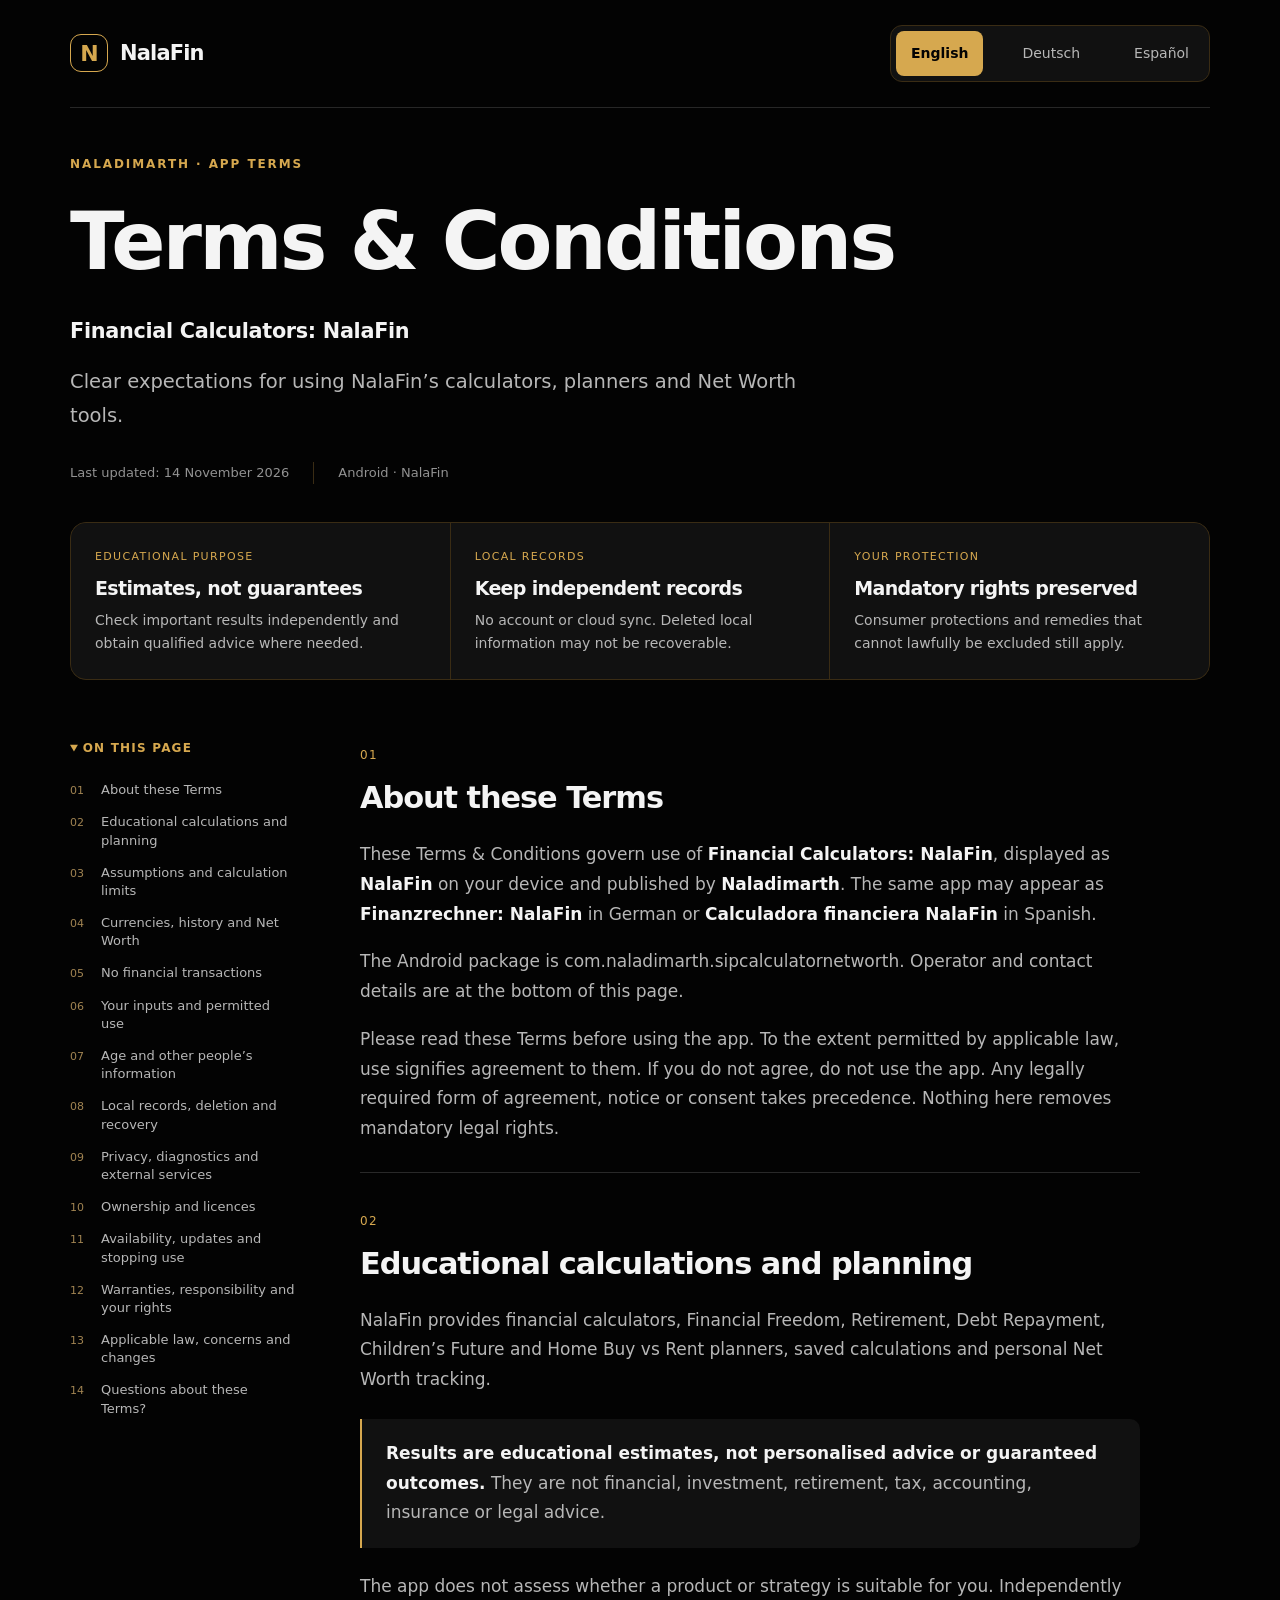
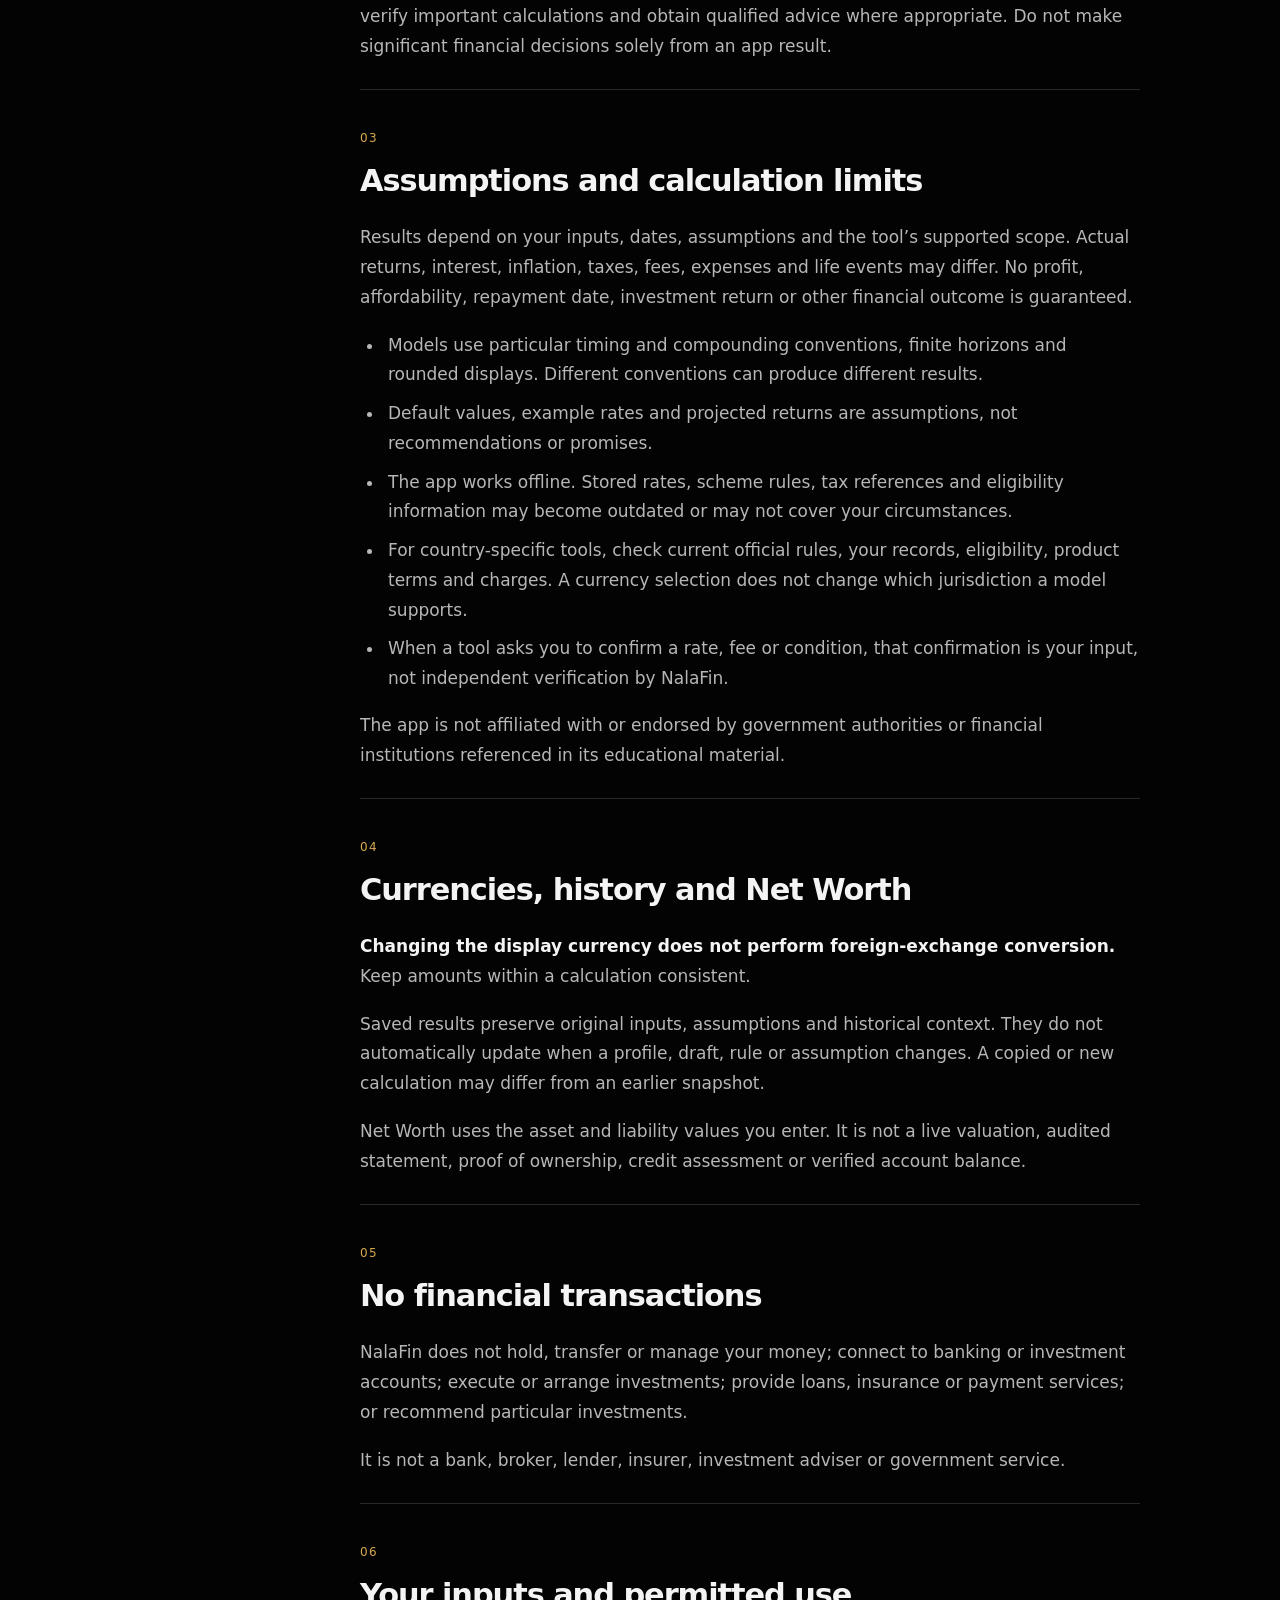
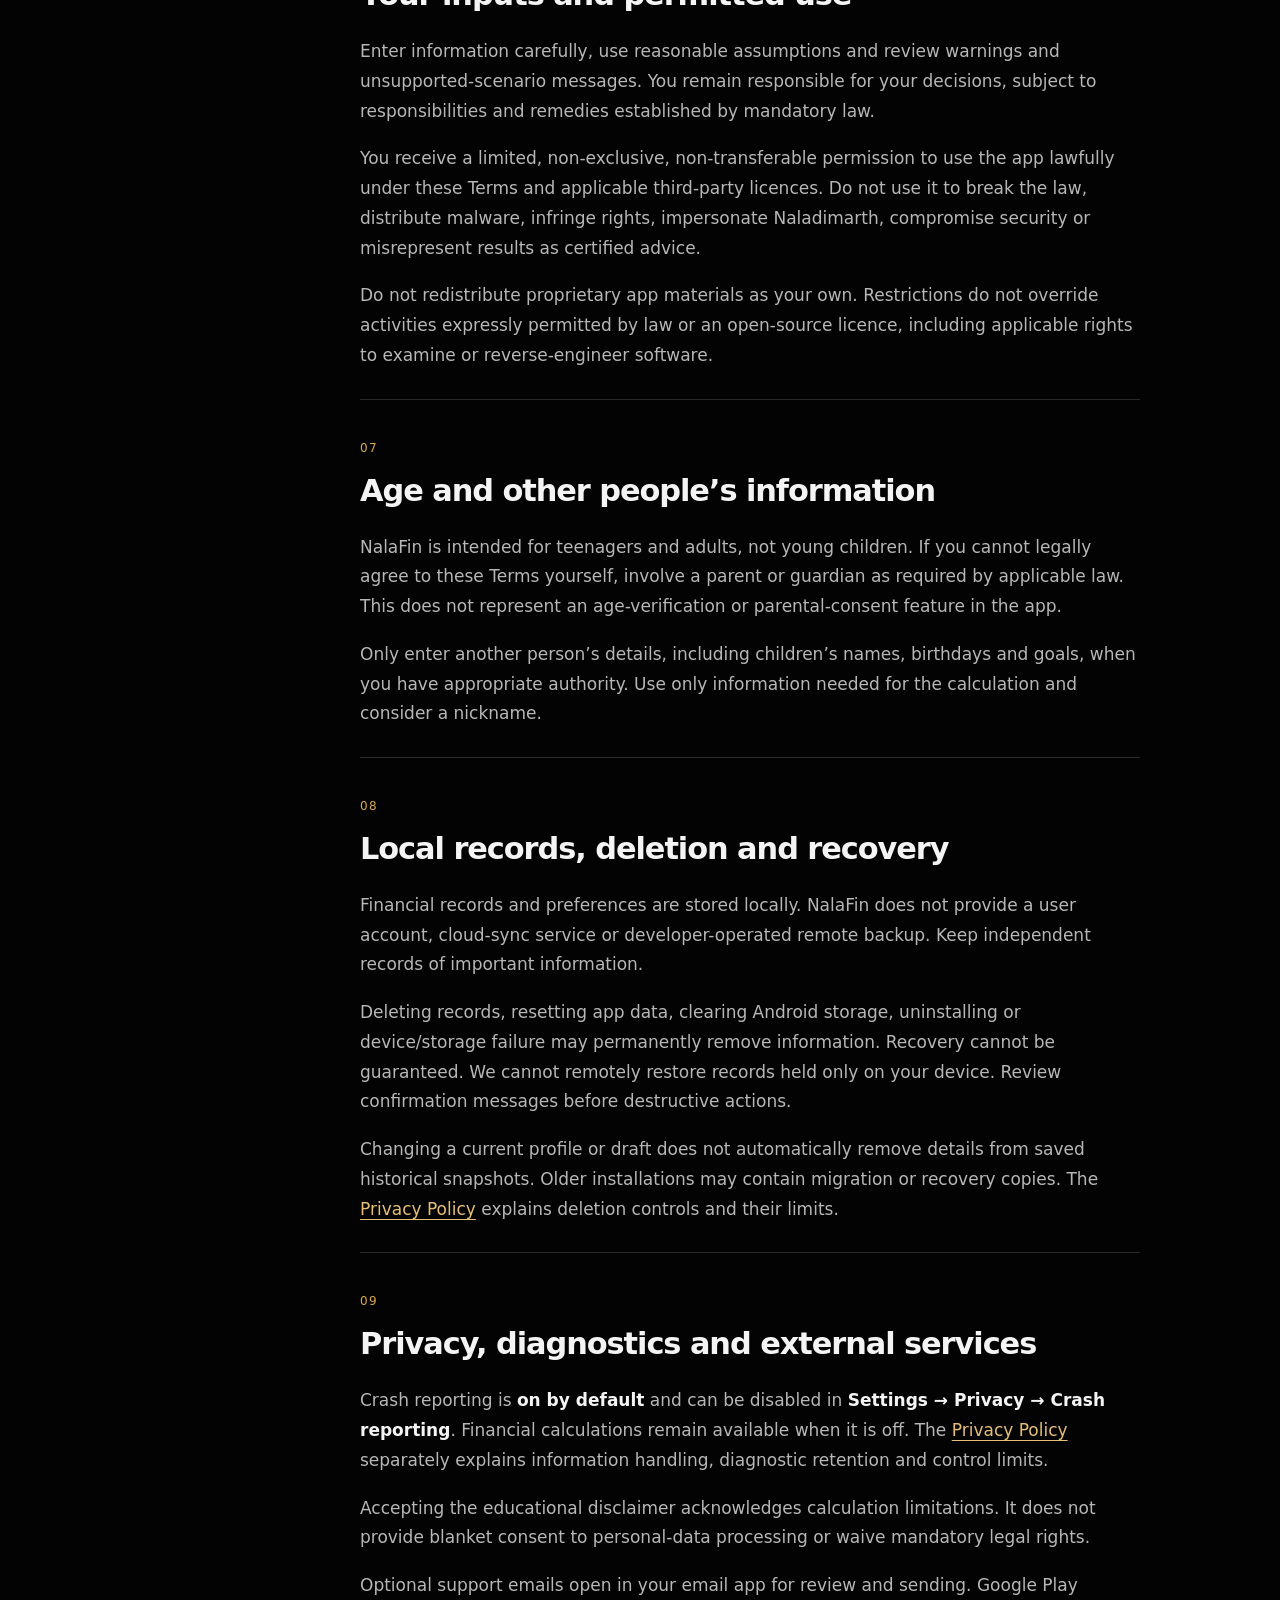
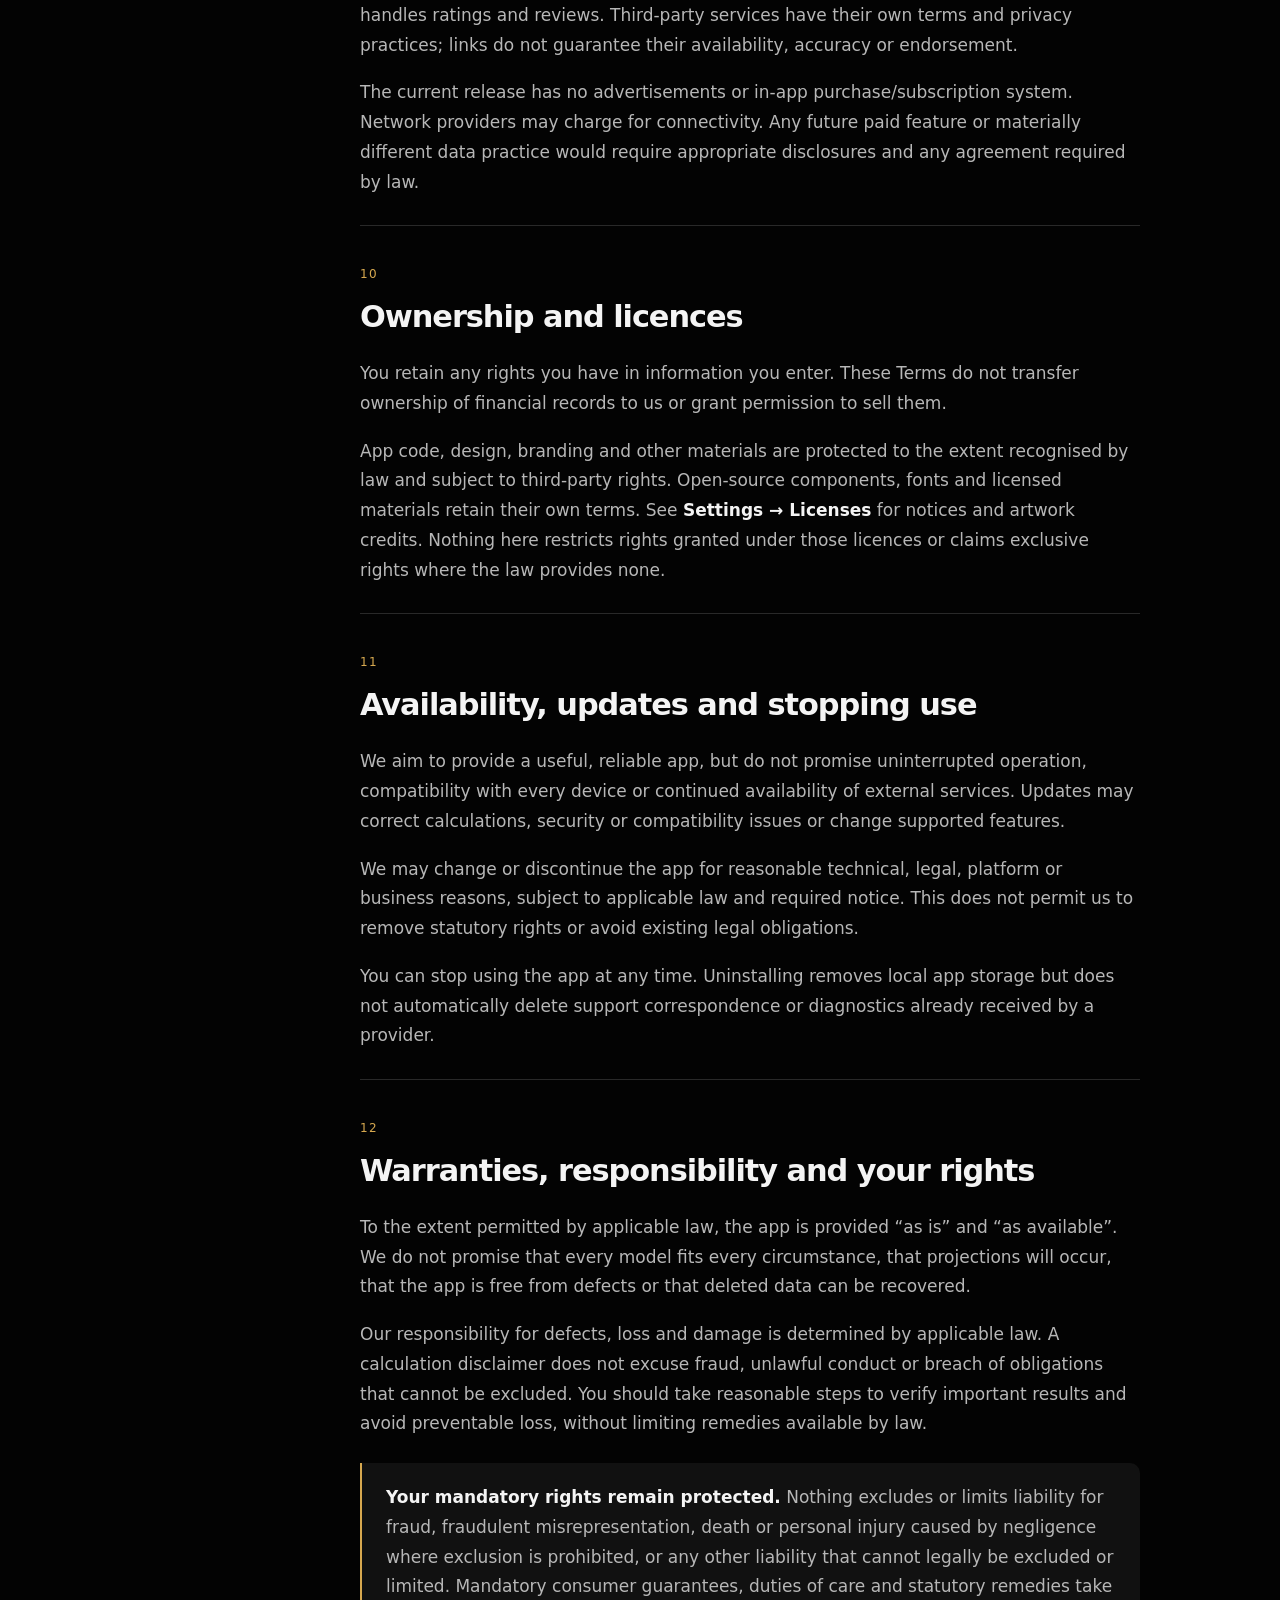
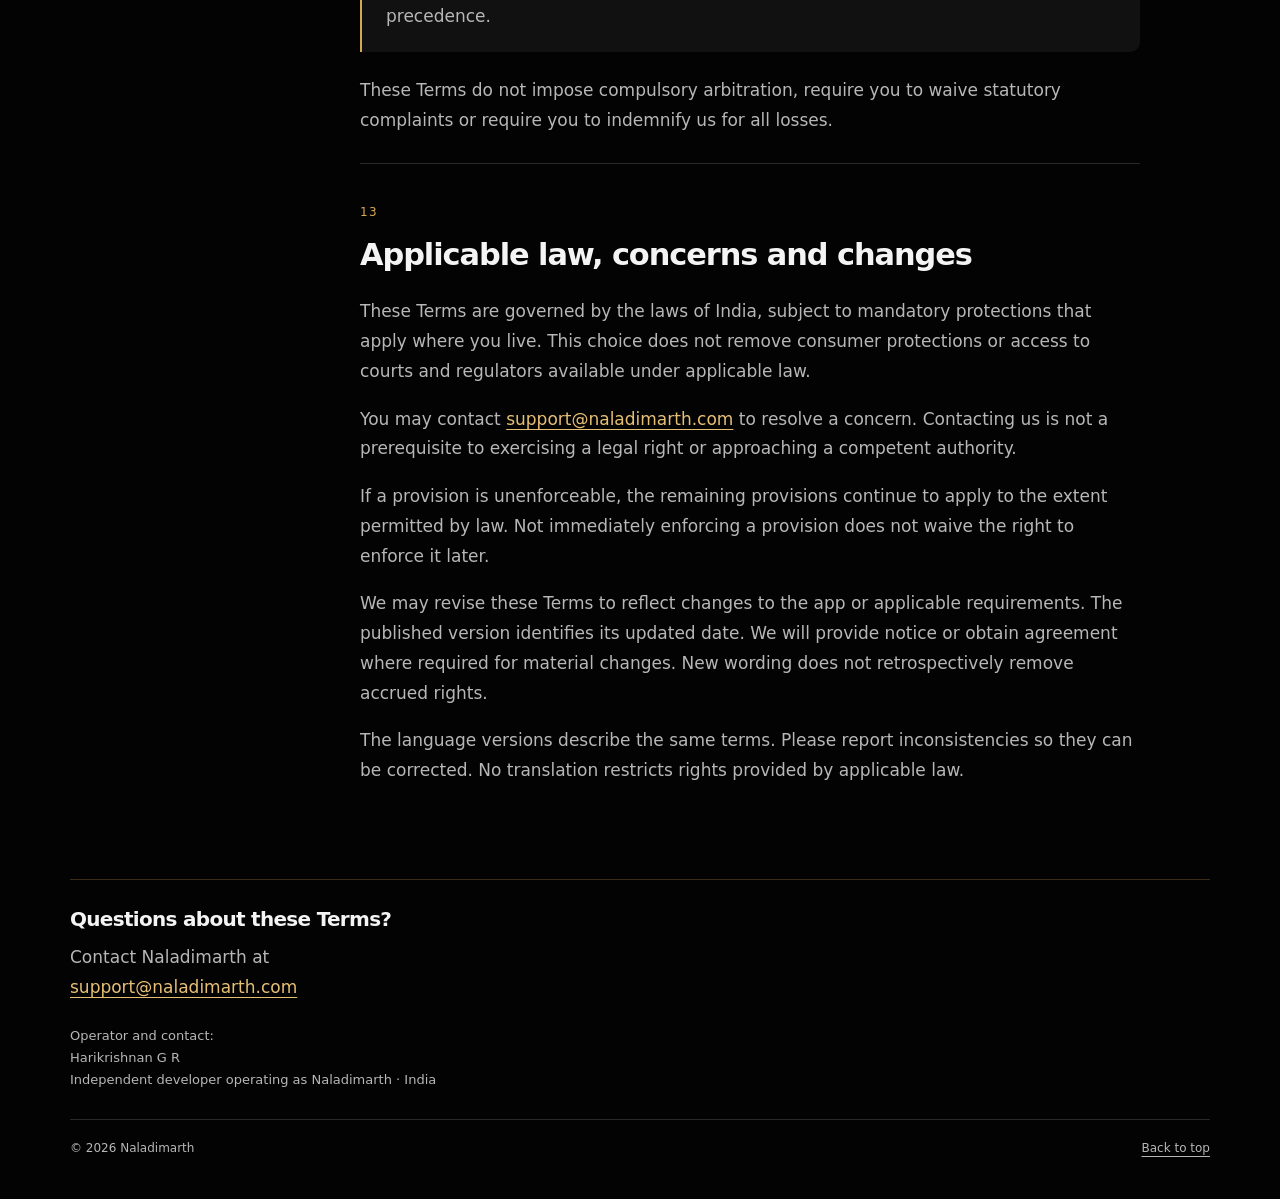
<file: nala-finance-calculator/terms.html>
<!doctype html>
<html lang="en"><head>
<meta charset="utf-8"><meta name="viewport" content="width=device-width, initial-scale=1">
<meta name="theme-color" content="#030303"><meta name="referrer" content="no-referrer">
<meta name="description" content="Terms and Conditions for Financial Calculators: NalaFin by Naladimarth. Available in English, German and Spanish.">
<title>Terms &amp; Conditions | Financial Calculators: NalaFin</title>
<link rel="canonical" href="https://naladimarth.com/nala-finance-calculator/terms.html">
<style>
:root{color-scheme:dark;--bg:#030303;--panel:#111111;--soft:#19140d;--gold:#d6a84f;--ink:#f4f4f4;--muted:#b7b7b7;--line:#3a2c14;--dim:#929292}
*{box-sizing:border-box}html{background:var(--bg);scroll-padding-top:24px}body{margin:0;background:var(--bg);color:var(--ink);font:17px/1.75 ui-sans-serif,system-ui,-apple-system,BlinkMacSystemFont,"Segoe UI",sans-serif;-webkit-text-size-adjust:100%;overflow-wrap:anywhere}a{color:#e6bf75;text-underline-offset:4px;text-decoration-thickness:1px}a:hover{color:#ffe2ab}a:focus-visible,summary:focus-visible{outline:3px solid var(--gold);outline-offset:5px;border-radius:3px}p{margin:0 0 18px;color:var(--muted)}strong{color:var(--ink);font-weight:650}h1,h2,h3{line-height:1.18;letter-spacing:-.035em}h1{font-size:clamp(2.6rem,7vw,5rem);font-weight:650;margin:20px 0 24px;max-width:950px}h2{font-size:clamp(1.45rem,3vw,1.9rem);font-weight:620;margin:0 0 24px}h3{font-size:1.08rem;margin:28px 0 12px;letter-spacing:-.015em}ul,ol{padding-left:24px;color:var(--muted)}li{padding-left:4px;margin:9px 0}.shell{max-width:1220px;margin:auto;padding:0 40px}.skip{position:absolute;left:24px;top:-100px;z-index:5;padding:12px;background:var(--gold);color:#030303}.skip:focus{top:12px}.masthead{display:flex;align-items:center;justify-content:space-between;gap:24px;padding:25px 0;border-bottom:1px solid #272727}.brand{display:flex;align-items:center;gap:12px;text-decoration:none;color:var(--ink);font-size:21px;font-weight:700;letter-spacing:-.04em}.mark{display:grid;place-items:center;border:1px solid var(--gold);width:38px;height:38px;border-radius:11px;color:var(--gold);font-size:22px}.masthead nav{display:flex;flex-wrap:wrap;gap:12px 24px;font-size:14px}.masthead nav a{text-decoration:none;color:var(--muted)}.masthead nav a[aria-current=page]{color:var(--gold)}.hero{padding:65px 0 38px}.eyebrow{font-size:12px;font-weight:650;letter-spacing:.16em;text-transform:uppercase;color:var(--gold);margin:0}.lead{font-size:clamp(1.05rem,2vw,1.22rem);max-width:760px}.meta{display:flex;flex-wrap:wrap;gap:8px 24px;margin-top:28px;font-size:13px;color:var(--dim)}.meta span+span{border-left:1px solid var(--line);padding-left:24px}.summary-grid{display:grid;grid-template-columns:repeat(3,minmax(0,1fr));gap:1px;border:1px solid var(--line);background:var(--line);border-radius:16px;overflow:hidden;margin-bottom:26px}.summary-card{padding:24px;background:var(--panel)}.summary-card .label{display:block;font-size:11px;letter-spacing:.12em;text-transform:uppercase;color:var(--gold);margin-bottom:10px}.summary-card h2{font-size:19px;margin:0 0 10px}.summary-card p{font-size:14px;line-height:1.65;margin:0}.review-note{border:1px solid var(--line);border-left:3px solid var(--gold);background:var(--soft);padding:17px 21px;border-radius:9px;font-size:14px;color:#d9c9aa;margin:24px 0}.review-note p{color:inherit;margin:0}.review-note strong{color:#f1d6a3}.layout{display:grid;grid-template-columns:225px minmax(0,1fr);gap:65px;padding:32px 0 65px}.toc{align-self:start;position:sticky;top:24px;font-size:13px}.toc summary{font-size:12px;font-weight:700;color:var(--gold);letter-spacing:.1em;text-transform:uppercase;cursor:pointer;margin-bottom:15px}.toc ol{list-style:none;padding:0;margin:0;counter-reset:toc}.toc li{padding:0;margin:0;counter-increment:toc}.toc a{display:flex;gap:12px;color:var(--muted);padding:7px 0;text-decoration:none;line-height:1.4}.toc a::before{content:counter(toc,decimal-leading-zero);font-size:11px;color:#a18452;min-width:19px;padding-top:2px}.toc a:hover{color:var(--gold)}.toc .toc-help{border-top:1px solid #282828;margin-top:22px;padding-top:18px;color:var(--dim)}article{min-width:0;max-width:780px}section{border-top:1px solid #292929;padding:38px 0 10px;scroll-margin-top:22px}section:first-child{padding-top:7px;border:0}.number{display:block;color:var(--gold);font-size:12px;letter-spacing:.12em;margin-bottom:14px}.callout{padding:20px 24px;border-left:2px solid var(--gold);background:var(--panel);margin:24px 0;border-radius:0 10px 10px 0}.callout p:last-child{margin-bottom:0}.data-list{margin:20px 0}.data-list>div{padding:17px 0;border-bottom:1px solid #252525}.data-list dt{font-weight:650;color:var(--ink);margin-bottom:5px}.data-list dd{margin:0;color:var(--muted)}.contact{padding:27px;background:var(--soft);border:1px solid var(--line);border-radius:14px}.contact p:last-child{margin:0}.small{font-size:14px}.button{display:inline-block;padding:9px 17px;border:1px solid var(--line);border-radius:8px;text-decoration:none;color:var(--gold);font-size:14px}.footer{border-top:1px solid #292929;padding:25px 0 40px;display:flex;flex-wrap:wrap;gap:12px;justify-content:space-between;font-size:12px;color:var(--dim)}.footer p{margin:0;font-size:inherit}.footer a{color:var(--muted)}
@media(max-width:900px){.shell{padding:0 25px}.layout{grid-template-columns:185px minmax(0,1fr);gap:30px}.hero{padding-top:45px}.summary-card{padding:20px}}
@media(max-width:680px){body{font-size:16px}.shell{padding:0 20px}.masthead{align-items:flex-start;flex-wrap:wrap;gap:15px;padding:20px 0}.masthead nav{gap:20px;font-size:13px}.hero{padding:36px 0 25px}.meta{gap:6px 16px}.meta span+span{border:0;padding:0}.summary-grid{grid-template-columns:1fr;border-radius:12px}.summary-card{padding:18px 20px}.summary-card .label{margin-bottom:6px}.summary-card h2{margin-bottom:6px}.layout{display:block;padding-top:17px}.toc{position:static;margin-bottom:35px;padding:20px;border:1px solid #292929;border-radius:10px}.toc ol{columns:2;column-gap:20px}.toc li{break-inside:avoid}.toc a{font-size:12px}.toc .toc-help{display:none}section{padding-top:30px}h2{margin-bottom:20px}.contact{padding:22px}.review-note{padding:15px 17px}}
@media(max-width:380px){.toc ol{columns:1}.shell{padding:0 16px}}
@media(prefers-reduced-motion:reduce){*{scroll-behavior:auto!important}}
@media print{:root{color-scheme:light;--bg:#fff;--panel:#fff;--soft:#fff;--ink:#000;--muted:#222;--gold:#6f4f16;--line:#aaa;--dim:#333}body{font:11pt/1.5 sans-serif}.shell{max-width:none;padding:0}.masthead nav,.toc,.skip{display:none}.hero{padding:20px 0}.layout{display:block;padding:10px 0}article{max-width:none}.summary-grid{display:block;border:0;background:#fff}.summary-card{padding:8px 0}.review-note{color:#333}.review-note strong{color:#000}h1{font-size:28pt}h2{font-size:17pt}h2,h3{break-after:avoid}section{padding-top:22px}.callout,.contact{break-inside:avoid}a{color:#000}.footer{padding:15px 0}}

[hidden]{display:none!important}.package{overflow-wrap:anywhere}.masthead{align-items:center}.language-switch{display:flex;flex-wrap:wrap;gap:6px;padding:5px;border:1px solid var(--line);border-radius:12px;background:var(--panel)}.language-switch button{border:1px solid transparent;background:transparent;color:var(--muted);font:inherit;font-size:14px;padding:9px 14px;min-height:44px;border-radius:8px;cursor:pointer}.language-switch button[aria-pressed=true]{background:var(--gold);color:#030303;font-weight:700}.language-switch button:hover{border-color:var(--gold)}button:focus-visible{outline:3px solid #ffe2ab;outline-offset:4px}.app-title{font-weight:600;color:var(--ink);font-size:clamp(1rem,2.5vw,1.3rem);letter-spacing:-.015em;margin:0 0 16px}.privacy-contact{border-top:1px solid var(--line);padding:28px 0 20px}.privacy-contact h2{font-size:1.25rem;margin-bottom:12px}.privacy-contact p{margin:8px 0}.operator{font-size:13px;line-height:1.7;color:#b7b7b7;margin-top:22px!important}.operator-name{font-weight:400;color:inherit}.small-note{font-size:13px;color:var(--dim)}.footer{padding-top:18px}.hero{padding-top:46px}noscript p{padding:15px;border:1px solid var(--line)}
@media(max-width:680px){.masthead{align-items:flex-start}.language-switch{width:100%;justify-content:space-between}.language-switch button{flex:1;padding:8px;font-size:13px}.hero{padding-top:30px}.operator{font-size:13px}.privacy-contact{padding-top:24px}}
@media print{.language-switch{display:none}.privacy-contact{break-inside:avoid}.operator{font-size:9pt;color:#222}}
</style></head>
<body id="top"><a class="skip" href="#terms" data-ui="skip">Skip to the Terms</a>
<div class="shell"><header class="masthead"><a class="brand" href="https://naladimarth.com/" aria-label="Naladimarth"><span class="mark" aria-hidden="true">N</span>NalaFin</a>
<nav id="language-switch" class="language-switch" aria-label="Terms language" hidden><button type="button" data-language="en" lang="en" aria-pressed="true">English</button><button type="button" data-language="de" lang="de" aria-pressed="false">Deutsch</button><button type="button" data-language="es" lang="es" aria-pressed="false">Español</button></nav></header>
<noscript><p lang="en">JavaScript is disabled. All three language versions are available below: English, Deutsch, Español.</p></noscript>
<main id="terms"><div data-policy-language="en" lang="en"><div class="hero"><p class="eyebrow">Naladimarth · App terms</p><h1 id="title-en">Terms &amp; Conditions</h1><p class="app-title">Financial Calculators: NalaFin</p><p class="lead">Clear expectations for using NalaFin’s calculators, planners and Net Worth tools.</p><div class="meta"><span>Last updated: 14 November 2026</span><span>Android · NalaFin</span></div></div><div class="summary-grid"><div class="summary-card"><span class="label">Educational purpose</span><h2>Estimates, not guarantees</h2><p>Check important results independently and obtain qualified advice where needed.</p></div><div class="summary-card"><span class="label">Local records</span><h2>Keep independent records</h2><p>No account or cloud sync. Deleted local information may not be recoverable.</p></div><div class="summary-card"><span class="label">Your protection</span><h2>Mandatory rights preserved</h2><p>Consumer protections and remedies that cannot lawfully be excluded still apply.</p></div></div><div class="layout"><aside class="toc"><details open><summary>On this page</summary><nav aria-label="On this page"><ol><li><a href="#en-scope">About these Terms</a></li><li><a href="#en-purpose">Educational calculations and planning</a></li><li><a href="#en-limits">Assumptions and calculation limits</a></li><li><a href="#en-currency">Currencies, history and Net Worth</a></li><li><a href="#en-transactions">No financial transactions</a></li><li><a href="#en-use">Your inputs and permitted use</a></li><li><a href="#en-age">Age and other people’s information</a></li><li><a href="#en-storage">Local records, deletion and recovery</a></li><li><a href="#en-services">Privacy, diagnostics and external services</a></li><li><a href="#en-ownership">Ownership and licences</a></li><li><a href="#en-availability">Availability, updates and stopping use</a></li><li><a href="#en-rights">Warranties, responsibility and your rights</a></li><li><a href="#en-law">Applicable law, concerns and changes</a></li><li><a href="#contact">Questions about these Terms?</a></li></ol></nav></details></aside><article aria-labelledby="title-en"><section id="en-scope" aria-labelledby="en-heading-scope"><span class="number" aria-hidden="true">01</span><h2 id="en-heading-scope">About these Terms</h2><p>These Terms &amp; Conditions govern use of <strong>Financial Calculators: NalaFin</strong>, displayed as <strong>NalaFin</strong> on your device and published by <strong>Naladimarth</strong>. The same app may appear as <strong>Finanzrechner: NalaFin</strong> in German or <strong>Calculadora financiera NalaFin</strong> in Spanish.</p><p>The Android package is <span class="package">com.naladimarth.sipcalculatornetworth</span>. Operator and contact details are at the bottom of this page.</p><p>Please read these Terms before using the app. To the extent permitted by applicable law, use signifies agreement to them. If you do not agree, do not use the app. Any legally required form of agreement, notice or consent takes precedence. Nothing here removes mandatory legal rights.</p></section><section id="en-purpose" aria-labelledby="en-heading-purpose"><span class="number" aria-hidden="true">02</span><h2 id="en-heading-purpose">Educational calculations and planning</h2><p>NalaFin provides financial calculators, Financial Freedom, Retirement, Debt Repayment, Children’s Future and Home Buy vs Rent planners, saved calculations and personal Net Worth tracking.</p><div class="callout"><p><strong>Results are educational estimates, not personalised advice or guaranteed outcomes.</strong> They are not financial, investment, retirement, tax, accounting, insurance or legal advice.</p></div><p>The app does not assess whether a product or strategy is suitable for you. Independently verify important calculations and obtain qualified advice where appropriate. Do not make significant financial decisions solely from an app result.</p></section><section id="en-limits" aria-labelledby="en-heading-limits"><span class="number" aria-hidden="true">03</span><h2 id="en-heading-limits">Assumptions and calculation limits</h2><p>Results depend on your inputs, dates, assumptions and the tool’s supported scope. Actual returns, interest, inflation, taxes, fees, expenses and life events may differ. No profit, affordability, repayment date, investment return or other financial outcome is guaranteed.</p><ul><li>Models use particular timing and compounding conventions, finite horizons and rounded displays. Different conventions can produce different results.</li><li>Default values, example rates and projected returns are assumptions, not recommendations or promises.</li><li>The app works offline. Stored rates, scheme rules, tax references and eligibility information may become outdated or may not cover your circumstances.</li><li>For country-specific tools, check current official rules, your records, eligibility, product terms and charges. A currency selection does not change which jurisdiction a model supports.</li><li>When a tool asks you to confirm a rate, fee or condition, that confirmation is your input, not independent verification by NalaFin.</li></ul><p>The app is not affiliated with or endorsed by government authorities or financial institutions referenced in its educational material.</p></section><section id="en-currency" aria-labelledby="en-heading-currency"><span class="number" aria-hidden="true">04</span><h2 id="en-heading-currency">Currencies, history and Net Worth</h2><p><strong>Changing the display currency does not perform foreign-exchange conversion.</strong> Keep amounts within a calculation consistent.</p><p>Saved results preserve original inputs, assumptions and historical context. They do not automatically update when a profile, draft, rule or assumption changes. A copied or new calculation may differ from an earlier snapshot.</p><p>Net Worth uses the asset and liability values you enter. It is not a live valuation, audited statement, proof of ownership, credit assessment or verified account balance.</p></section><section id="en-transactions" aria-labelledby="en-heading-transactions"><span class="number" aria-hidden="true">05</span><h2 id="en-heading-transactions">No financial transactions</h2><p>NalaFin does not hold, transfer or manage your money; connect to banking or investment accounts; execute or arrange investments; provide loans, insurance or payment services; or recommend particular investments.</p><p>It is not a bank, broker, lender, insurer, investment adviser or government service.</p></section><section id="en-use" aria-labelledby="en-heading-use"><span class="number" aria-hidden="true">06</span><h2 id="en-heading-use">Your inputs and permitted use</h2><p>Enter information carefully, use reasonable assumptions and review warnings and unsupported-scenario messages. You remain responsible for your decisions, subject to responsibilities and remedies established by mandatory law.</p><p>You receive a limited, non-exclusive, non-transferable permission to use the app lawfully under these Terms and applicable third-party licences. Do not use it to break the law, distribute malware, infringe rights, impersonate Naladimarth, compromise security or misrepresent results as certified advice.</p><p>Do not redistribute proprietary app materials as your own. Restrictions do not override activities expressly permitted by law or an open-source licence, including applicable rights to examine or reverse-engineer software.</p></section><section id="en-age" aria-labelledby="en-heading-age"><span class="number" aria-hidden="true">07</span><h2 id="en-heading-age">Age and other people’s information</h2><p>NalaFin is intended for teenagers and adults, not young children. If you cannot legally agree to these Terms yourself, involve a parent or guardian as required by applicable law. This does not represent an age-verification or parental-consent feature in the app.</p><p>Only enter another person’s details, including children’s names, birthdays and goals, when you have appropriate authority. Use only information needed for the calculation and consider a nickname.</p></section><section id="en-storage" aria-labelledby="en-heading-storage"><span class="number" aria-hidden="true">08</span><h2 id="en-heading-storage">Local records, deletion and recovery</h2><p>Financial records and preferences are stored locally. NalaFin does not provide a user account, cloud-sync service or developer-operated remote backup. Keep independent records of important information.</p><p>Deleting records, resetting app data, clearing Android storage, uninstalling or device/storage failure may permanently remove information. Recovery cannot be guaranteed. We cannot remotely restore records held only on your device. Review confirmation messages before destructive actions.</p><p>Changing a current profile or draft does not automatically remove details from saved historical snapshots. Older installations may contain migration or recovery copies. The <a href="privacy-policy.html#en-controls">Privacy Policy</a> explains deletion controls and their limits.</p></section><section id="en-services" aria-labelledby="en-heading-services"><span class="number" aria-hidden="true">09</span><h2 id="en-heading-services">Privacy, diagnostics and external services</h2><p>Crash reporting is <strong>on by default</strong> and can be disabled in <strong>Settings → Privacy → Crash reporting</strong>. Financial calculations remain available when it is off. The <a href="privacy-policy.html?lang=en">Privacy Policy</a> separately explains information handling, diagnostic retention and control limits.</p><p>Accepting the educational disclaimer acknowledges calculation limitations. It does not provide blanket consent to personal-data processing or waive mandatory legal rights.</p><p>Optional support emails open in your email app for review and sending. Google Play handles ratings and reviews. Third-party services have their own terms and privacy practices; links do not guarantee their availability, accuracy or endorsement.</p><p>The current release has no advertisements or in-app purchase/subscription system. Network providers may charge for connectivity. Any future paid feature or materially different data practice would require appropriate disclosures and any agreement required by law.</p></section><section id="en-ownership" aria-labelledby="en-heading-ownership"><span class="number" aria-hidden="true">10</span><h2 id="en-heading-ownership">Ownership and licences</h2><p>You retain any rights you have in information you enter. These Terms do not transfer ownership of financial records to us or grant permission to sell them.</p><p>App code, design, branding and other materials are protected to the extent recognised by law and subject to third-party rights. Open-source components, fonts and licensed materials retain their own terms. See <strong>Settings → Licenses</strong> for notices and artwork credits. Nothing here restricts rights granted under those licences or claims exclusive rights where the law provides none.</p></section><section id="en-availability" aria-labelledby="en-heading-availability"><span class="number" aria-hidden="true">11</span><h2 id="en-heading-availability">Availability, updates and stopping use</h2><p>We aim to provide a useful, reliable app, but do not promise uninterrupted operation, compatibility with every device or continued availability of external services. Updates may correct calculations, security or compatibility issues or change supported features.</p><p>We may change or discontinue the app for reasonable technical, legal, platform or business reasons, subject to applicable law and required notice. This does not permit us to remove statutory rights or avoid existing legal obligations.</p><p>You can stop using the app at any time. Uninstalling removes local app storage but does not automatically delete support correspondence or diagnostics already received by a provider.</p></section><section id="en-rights" aria-labelledby="en-heading-rights"><span class="number" aria-hidden="true">12</span><h2 id="en-heading-rights">Warranties, responsibility and your rights</h2><p>To the extent permitted by applicable law, the app is provided “as is” and “as available”. We do not promise that every model fits every circumstance, that projections will occur, that the app is free from defects or that deleted data can be recovered.</p><p>Our responsibility for defects, loss and damage is determined by applicable law. A calculation disclaimer does not excuse fraud, unlawful conduct or breach of obligations that cannot be excluded. You should take reasonable steps to verify important results and avoid preventable loss, without limiting remedies available by law.</p><div class="callout"><p><strong>Your mandatory rights remain protected.</strong> Nothing excludes or limits liability for fraud, fraudulent misrepresentation, death or personal injury caused by negligence where exclusion is prohibited, or any other liability that cannot legally be excluded or limited. Mandatory consumer guarantees, duties of care and statutory remedies take precedence.</p></div><p>These Terms do not impose compulsory arbitration, require you to waive statutory complaints or require you to indemnify us for all losses.</p></section><section id="en-law" aria-labelledby="en-heading-law"><span class="number" aria-hidden="true">13</span><h2 id="en-heading-law">Applicable law, concerns and changes</h2><p>These Terms are governed by the laws of India, subject to mandatory protections that apply where you live. This choice does not remove consumer protections or access to courts and regulators available under applicable law.</p><p>You may contact <a href="mailto:support@naladimarth.com">support@naladimarth.com</a> to resolve a concern. Contacting us is not a prerequisite to exercising a legal right or approaching a competent authority.</p><p>If a provision is unenforceable, the remaining provisions continue to apply to the extent permitted by law. Not immediately enforcing a provision does not waive the right to enforce it later.</p><p>We may revise these Terms to reflect changes to the app or applicable requirements. The published version identifies its updated date. We will provide notice or obtain agreement where required for material changes. New wording does not retrospectively remove accrued rights.</p><p>The language versions describe the same terms. Please report inconsistencies so they can be corrected. No translation restricts rights provided by applicable law.</p></section></article></div></div>
<div data-policy-language="de" lang="de"><div class="hero"><p class="eyebrow">Naladimarth · Nutzungsbedingungen</p><h1 id="title-de">Nutzungs&shy;bedingungen</h1><p class="app-title">Finanzrechner: NalaFin</p><p class="lead">Klare Bedingungen für die Nutzung der Rechner, Planer und Nettovermögensfunktionen von NalaFin.</p><div class="meta"><span>Zuletzt aktualisiert: 14. November 2026</span><span>Android · NalaFin</span></div></div><div class="summary-grid"><div class="summary-card"><span class="label">Bildungszweck</span><h2>Schätzungen, keine Garantien</h2><p>Prüfen Sie wichtige Ergebnisse unabhängig und holen Sie bei Bedarf qualifizierten Rat ein.</p></div><div class="summary-card"><span class="label">Lokale Daten</span><h2>Unabhängige Aufzeichnungen</h2><p>Kein Konto und keine Cloud-Synchronisierung. Gelöschte lokale Daten sind möglicherweise nicht wiederherstellbar.</p></div><div class="summary-card"><span class="label">Ihr Schutz</span><h2>Zwingende Rechte bleiben</h2><p>Gesetzlich nicht ausschließbare Verbraucherrechte und Rechtsbehelfe gelten weiterhin.</p></div></div><div class="layout"><aside class="toc"><details open><summary>Auf dieser Seite</summary><nav aria-label="Auf dieser Seite"><ol><li><a href="#de-scope">Über diese Nutzungsbedingungen</a></li><li><a href="#de-purpose">Berechnungen und Planung zu Bildungszwecken</a></li><li><a href="#de-limits">Annahmen und Berechnungsgrenzen</a></li><li><a href="#de-currency">Währungen, Verlauf und Nettovermögen</a></li><li><a href="#de-transactions">Keine Finanztransaktionen</a></li><li><a href="#de-use">Ihre Eingaben und zulässige Nutzung</a></li><li><a href="#de-age">Alter und Angaben anderer Personen</a></li><li><a href="#de-storage">Lokale Daten, Löschung und Wiederherstellung</a></li><li><a href="#de-services">Datenschutz, Diagnosen und externe Dienste</a></li><li><a href="#de-ownership">Eigentum und Lizenzen</a></li><li><a href="#de-availability">Verfügbarkeit, Aktualisierungen und Nutzungsende</a></li><li><a href="#de-rights">Gewährleistung, Verantwortung und Ihre Rechte</a></li><li><a href="#de-law">Anwendbares Recht, Anliegen und Änderungen</a></li><li><a href="#contact">Fragen zu diesen Bedingungen?</a></li></ol></nav></details></aside><article aria-labelledby="title-de"><section id="de-scope" aria-labelledby="de-heading-scope"><span class="number" aria-hidden="true">01</span><h2 id="de-heading-scope">Über diese Nutzungsbedingungen</h2><p>Diese Nutzungsbedingungen gelten für <strong>Financial Calculators: NalaFin</strong>, auf Ihrem Gerät als <strong>NalaFin</strong> angezeigt und von <strong>Naladimarth</strong> veröffentlicht. Dieselbe App kann auf Deutsch als <strong>Finanzrechner: NalaFin</strong> und auf Spanisch als <strong>Calculadora financiera NalaFin</strong> erscheinen.</p><p>Der Android-Paketname lautet <span class="package">com.naladimarth.sipcalculatornetworth</span>. Betreiber- und Kontaktdaten finden Sie am Ende dieser Seite.</p><p>Bitte lesen Sie diese Bedingungen vor der Nutzung. Soweit nach geltendem Recht zulässig, bedeutet die Nutzung Ihre Zustimmung. Wenn Sie nicht zustimmen, nutzen Sie die App nicht. Gesetzliche Anforderungen an Vereinbarungen, Mitteilungen oder Einwilligungen gehen vor. Zwingende gesetzliche Rechte werden nicht eingeschränkt.</p></section><section id="de-purpose" aria-labelledby="de-heading-purpose"><span class="number" aria-hidden="true">02</span><h2 id="de-heading-purpose">Berechnungen und Planung zu Bildungszwecken</h2><p>NalaFin bietet Finanzrechner, Planer für finanzielle Freiheit, Ruhestand, Schuldentilgung, die Zukunft von Kindern und Immobilienkauf gegenüber Miete sowie gespeicherte Berechnungen und die Erfassung des persönlichen Nettovermögens.</p><div class="callout"><p><strong>Ergebnisse sind Schätzungen zu Bildungszwecken, keine persönliche Beratung oder garantierten Ergebnisse.</strong> Sie sind keine Finanz-, Anlage-, Ruhestands-, Steuer-, Buchhaltungs-, Versicherungs- oder Rechtsberatung.</p></div><p>Die App prüft nicht, ob ein Produkt oder eine Strategie für Sie geeignet ist. Überprüfen Sie wichtige Berechnungen unabhängig und holen Sie gegebenenfalls qualifizierten Rat ein. Treffen Sie wesentliche finanzielle Entscheidungen nicht allein aufgrund eines App-Ergebnisses.</p></section><section id="de-limits" aria-labelledby="de-heading-limits"><span class="number" aria-hidden="true">03</span><h2 id="de-heading-limits">Annahmen und Berechnungsgrenzen</h2><p>Ergebnisse hängen von Ihren Eingaben, Daten, Annahmen und dem unterstützten Anwendungsbereich des Werkzeugs ab. Tatsächliche Renditen, Zinsen, Inflation, Steuern, Gebühren, Ausgaben und Lebensereignisse können abweichen. Gewinne, Finanzierbarkeit, Rückzahlungstermine, Anlagerenditen oder sonstige finanzielle Ergebnisse werden nicht garantiert.</p><ul><li>Modelle verwenden bestimmte Zahlungszeitpunkte und Zinskonventionen, begrenzte Zeiträume und gerundete Anzeigen. Andere Konventionen können zu anderen Ergebnissen führen.</li><li>Vorgabewerte, Beispielzinssätze und prognostizierte Renditen sind Annahmen, keine Empfehlungen oder Versprechen.</li><li>Die App funktioniert offline. Gespeicherte Zinssätze, Programmregeln, Steuerhinweise und Teilnahmebedingungen können veraltet sein oder Ihre Situation nicht abdecken.</li><li>Prüfen Sie bei länderspezifischen Werkzeugen aktuelle amtliche Regeln, eigene Unterlagen, Voraussetzungen, Produktbedingungen und Kosten. Eine Währungsauswahl ändert nicht den rechtlichen Geltungsbereich eines Modells.</li><li>Wenn ein Werkzeug die Bestätigung eines Satzes, einer Gebühr oder einer Voraussetzung verlangt, ist dies Ihre Eingabe und keine unabhängige Prüfung durch NalaFin.</li></ul><p>Die App ist weder mit Behörden oder Finanzinstituten verbunden, auf die in ihren Bildungsinhalten verwiesen wird, noch wird sie von diesen unterstützt.</p></section><section id="de-currency" aria-labelledby="de-heading-currency"><span class="number" aria-hidden="true">04</span><h2 id="de-heading-currency">Währungen, Verlauf und Nettovermögen</h2><p><strong>Eine Änderung der Anzeigewährung führt keine Wechselkursumrechnung durch.</strong> Verwenden Sie innerhalb einer Berechnung einheitliche Beträge.</p><p>Gespeicherte Ergebnisse behalten ursprüngliche Eingaben, Annahmen und historischen Kontext. Sie werden bei Änderungen eines Profils, Entwurfs, einer Regel oder Annahme nicht automatisch aktualisiert. Eine kopierte oder neue Berechnung kann von einer früheren Momentaufnahme abweichen.</p><p>Das Nettovermögen beruht auf den von Ihnen eingegebenen Vermögenswerten und Verbindlichkeiten. Es ist keine laufende Bewertung, geprüfte Aufstellung, Eigentumsbestätigung, Bonitätsprüfung oder bestätigter Kontostand.</p></section><section id="de-transactions" aria-labelledby="de-heading-transactions"><span class="number" aria-hidden="true">05</span><h2 id="de-heading-transactions">Keine Finanztransaktionen</h2><p>NalaFin verwahrt, überträgt oder verwaltet kein Geld, verbindet sich nicht mit Bank- oder Anlagekonten, führt oder vermittelt keine Anlagen, bietet keine Kredite, Versicherungen oder Zahlungsdienste und empfiehlt keine bestimmten Anlagen.</p><p>Die App ist keine Bank, kein Makler, Kreditgeber, Versicherer, Anlageberater oder staatlicher Dienst.</p></section><section id="de-use" aria-labelledby="de-heading-use"><span class="number" aria-hidden="true">06</span><h2 id="de-heading-use">Ihre Eingaben und zulässige Nutzung</h2><p>Geben Sie Informationen sorgfältig ein, verwenden Sie angemessene Annahmen und beachten Sie Warnungen und Hinweise auf nicht unterstützte Szenarien. Sie bleiben für Ihre Entscheidungen verantwortlich, vorbehaltlich zwingender gesetzlicher Pflichten und Rechtsbehelfe.</p><p>Sie erhalten eine beschränkte, nicht ausschließliche und nicht übertragbare Erlaubnis zur rechtmäßigen Nutzung nach diesen Bedingungen und geltenden Drittlizenzen. Nutzen Sie die App nicht für Rechtsverstöße, Schadsoftware, Rechtsverletzungen, Identitätsvortäuschung als Naladimarth, Sicherheitsangriffe oder die Darstellung von Ergebnissen als zertifizierte Beratung.</p><p>Verbreiten Sie geschützte App-Materialien nicht als Ihre eigenen. Beschränkungen setzen ausdrücklich gesetzlich oder durch Open-Source-Lizenzen erlaubte Tätigkeiten nicht außer Kraft, einschließlich anwendbarer Rechte zur Untersuchung oder zum Reverse Engineering von Software.</p></section><section id="de-age" aria-labelledby="de-heading-age"><span class="number" aria-hidden="true">07</span><h2 id="de-heading-age">Alter und Angaben anderer Personen</h2><p>NalaFin richtet sich an Jugendliche und Erwachsene, nicht an jüngere Kinder. Wenn Sie diesen Bedingungen nicht selbst rechtswirksam zustimmen können, beziehen Sie nach geltendem Recht einen Elternteil oder Erziehungsberechtigten ein. Dies bedeutet nicht, dass die App eine Altersprüfung oder ein System zur elterlichen Einwilligung bereitstellt.</p><p>Geben Sie Angaben anderer Personen, darunter Namen, Geburtsdaten und Ziele von Kindern, nur mit entsprechender Berechtigung ein. Verwenden Sie nur erforderliche Angaben und erwägen Sie einen Spitznamen.</p></section><section id="de-storage" aria-labelledby="de-heading-storage"><span class="number" aria-hidden="true">08</span><h2 id="de-heading-storage">Lokale Daten, Löschung und Wiederherstellung</h2><p>Finanzdatensätze und Einstellungen werden lokal gespeichert. NalaFin bietet kein Benutzerkonto, keine Cloud-Synchronisierung und keine vom Entwickler betriebene entfernte Sicherung. Bewahren Sie wichtige Informationen unabhängig auf.</p><p>Das Löschen von Datensätzen, Zurücksetzen der App, Löschen des Android-Speichers, Deinstallation oder Geräte- und Speicherfehler können Informationen dauerhaft entfernen. Eine Wiederherstellung ist nicht garantiert. Ausschließlich auf Ihrem Gerät vorhandene Datensätze können wir nicht aus der Ferne wiederherstellen. Lesen Sie Bestätigungsdialoge vor löschenden Aktionen.</p><p>Das Ändern eines aktuellen Profils oder Entwurfs entfernt Angaben nicht automatisch aus gespeicherten historischen Momentaufnahmen. Ältere Installationen können Migrations- oder Wiederherstellungskopien enthalten. Die <a href="privacy-policy.html?lang=de#de-controls">Datenschutzerklärung</a> erläutert Löschmöglichkeiten und ihre Grenzen.</p></section><section id="de-services" aria-labelledby="de-heading-services"><span class="number" aria-hidden="true">09</span><h2 id="de-heading-services">Datenschutz, Diagnosen und externe Dienste</h2><p>Absturzberichte sind <strong>standardmäßig eingeschaltet</strong> und können unter <strong>Einstellungen → Datenschutz → Absturzberichte</strong> deaktiviert werden. Finanzberechnungen bleiben dann verfügbar. Die <a href="privacy-policy.html?lang=de">Datenschutzerklärung</a> erläutert gesondert die Informationsverarbeitung, Aufbewahrung von Diagnosen und Grenzen der Einstellungen.</p><p>Mit der Annahme des Hinweises zu Bildungszwecken erkennen Sie Berechnungsgrenzen an. Sie erteilen damit keine pauschale Einwilligung zur Verarbeitung personenbezogener Daten und verzichten nicht auf zwingende Rechte.</p><p>Freiwillige Support-E-Mails öffnen sich zur Prüfung und zum Versand in Ihrem E-Mail-Programm. Google Play verwaltet Bewertungen. Für Drittanbieterdienste gelten deren Bedingungen und Datenschutzpraktiken. Links garantieren weder Verfügbarkeit noch Richtigkeit oder eine Empfehlung.</p><p>Die aktuelle Version enthält keine Werbung und kein System für In-App-Käufe oder Abonnements. Netzanbieter können Verbindungskosten berechnen. Künftige kostenpflichtige Funktionen oder wesentlich geänderte Datenpraktiken erfordern angemessene Informationen und gegebenenfalls gesetzlich erforderliche Vereinbarungen.</p></section><section id="de-ownership" aria-labelledby="de-heading-ownership"><span class="number" aria-hidden="true">10</span><h2 id="de-heading-ownership">Eigentum und Lizenzen</h2><p>Sie behalten Ihre Rechte an eingegebenen Informationen. Diese Bedingungen übertragen uns weder das Eigentum an Finanzdatensätzen noch eine Erlaubnis zu deren Verkauf.</p><p>Code, Gestaltung, Markenauftritt und andere Materialien der App sind im gesetzlich anerkannten Umfang und vorbehaltlich der Rechte Dritter geschützt. Für Open-Source-Komponenten, Schriftarten und lizenzierte Materialien gelten ihre jeweiligen Bedingungen. Hinweise und Bildnachweise finden Sie unter <strong>Einstellungen → Lizenzen</strong>. Rechte aus diesen Lizenzen werden nicht eingeschränkt; ausschließliche Rechte werden nicht beansprucht, soweit das Gesetz sie nicht gewährt.</p></section><section id="de-availability" aria-labelledby="de-heading-availability"><span class="number" aria-hidden="true">11</span><h2 id="de-heading-availability">Verfügbarkeit, Aktualisierungen und Nutzungsende</h2><p>Wir streben eine nützliche und zuverlässige App an, versprechen jedoch keinen unterbrechungsfreien Betrieb, keine Kompatibilität mit jedem Gerät und keine dauerhafte Verfügbarkeit externer Dienste. Aktualisierungen können Berechnungen, Sicherheits- oder Kompatibilitätsprobleme korrigieren oder unterstützte Funktionen ändern.</p><p>Wir können die App aus angemessenen technischen, rechtlichen, plattformbezogenen oder geschäftlichen Gründen unter Beachtung geltenden Rechts und erforderlicher Mitteilungen ändern oder einstellen. Gesetzliche Rechte und bestehende rechtliche Pflichten werden dadurch nicht aufgehoben.</p><p>Sie können die Nutzung jederzeit beenden. Eine Deinstallation entfernt lokalen App-Speicher, löscht aber nicht automatisch Supportkorrespondenz oder bereits von Anbietern empfangene Diagnosedaten.</p></section><section id="de-rights" aria-labelledby="de-heading-rights"><span class="number" aria-hidden="true">12</span><h2 id="de-heading-rights">Gewährleistung, Verantwortung und Ihre Rechte</h2><p>Soweit gesetzlich zulässig, wird die App im vorhandenen und verfügbaren Zustand bereitgestellt. Wir versprechen nicht, dass jedes Modell jede Situation abdeckt, Prognosen eintreten, die App fehlerfrei ist oder gelöschte Daten wiederhergestellt werden können.</p><p>Unsere Verantwortung für Mängel, Verluste und Schäden richtet sich nach geltendem Recht. Ein Berechnungshinweis entschuldigt weder Betrug noch rechtswidriges Verhalten oder Verstöße gegen nicht ausschließbare Pflichten. Prüfen Sie wichtige Ergebnisse angemessen und vermeiden Sie vermeidbare Verluste, ohne dass gesetzliche Rechtsbehelfe eingeschränkt werden.</p><div class="callout"><p><strong>Ihre zwingenden Rechte bleiben geschützt.</strong> Nichts schließt oder beschränkt die Haftung für Betrug, arglistige Täuschung, durch Fahrlässigkeit verursachten Tod oder Personenschäden, soweit ein Ausschluss verboten ist, oder andere gesetzlich nicht ausschließbare oder beschränkbare Haftung. Zwingende Verbraucherrechte, Sorgfaltspflichten und gesetzliche Rechtsbehelfe gehen vor.</p></div><p>Diese Bedingungen verlangen weder ein verpflichtendes Schiedsverfahren noch einen Verzicht auf gesetzliche Beschwerden oder eine Freistellung unsererseits von sämtlichen Verlusten.</p></section><section id="de-law" aria-labelledby="de-heading-law"><span class="number" aria-hidden="true">13</span><h2 id="de-heading-law">Anwendbares Recht, Anliegen und Änderungen</h2><p>Diese Bedingungen unterliegen indischem Recht, vorbehaltlich zwingender Schutzvorschriften Ihres Wohnsitzes. Diese Rechtswahl entzieht Ihnen weder Verbraucherrechte noch den gesetzlich gewährten Zugang zu Gerichten und Behörden.</p><p>Zur Klärung eines Anliegens können Sie <a href="mailto:support@naladimarth.com">support@naladimarth.com</a> kontaktieren. Dies ist keine Voraussetzung für die Ausübung eines Rechts oder die Anrufung einer zuständigen Stelle.</p><p>Ist eine Bestimmung nicht durchsetzbar, gelten die übrigen Bestimmungen im gesetzlich zulässigen Umfang weiter. Eine nicht sofortige Durchsetzung bedeutet keinen Verzicht auf spätere Durchsetzung.</p><p>Wir können diese Bedingungen bei Änderungen der App oder geltender Anforderungen überarbeiten. Die veröffentlichte Fassung nennt ihr Aktualisierungsdatum. Bei wesentlichen Änderungen informieren wir oder holen Zustimmung ein, soweit erforderlich. Neue Formulierungen nehmen keine bereits entstandenen Rechte rückwirkend weg.</p><p>Die Sprachfassungen beschreiben dieselben Bedingungen. Bitte melden Sie Abweichungen zur Korrektur. Keine Übersetzung schränkt gesetzliche Rechte ein.</p></section></article></div></div>
<div data-policy-language="es" lang="es"><div class="hero"><p class="eyebrow">Naladimarth · Condiciones de uso</p><h1 id="title-es">Términos y condiciones</h1><p class="app-title">Calculadora financiera NalaFin</p><p class="lead">Condiciones claras para utilizar las calculadoras, planificadores y herramientas de patrimonio neto de NalaFin.</p><div class="meta"><span>Última actualización: 14 de noviembre de 2026</span><span>Android · NalaFin</span></div></div><div class="summary-grid"><div class="summary-card"><span class="label">Uso educativo</span><h2>Estimaciones, no garantías</h2><p>Verifique los resultados importantes de forma independiente y solicite asesoramiento cuando sea necesario.</p></div><div class="summary-card"><span class="label">Registros locales</span><h2>Guarde registros independientes</h2><p>Sin cuenta ni sincronización en la nube. Los datos locales eliminados pueden ser irrecuperables.</p></div><div class="summary-card"><span class="label">Su protección</span><h2>Derechos irrenunciables</h2><p>Siguen aplicándose las protecciones y recursos del consumidor que no puedan excluirse legalmente.</p></div></div><div class="layout"><aside class="toc"><details open><summary>En esta página</summary><nav aria-label="En esta página"><ol><li><a href="#es-scope">Acerca de estos Términos</a></li><li><a href="#es-purpose">Cálculos y planificación educativos</a></li><li><a href="#es-limits">Supuestos y límites de los cálculos</a></li><li><a href="#es-currency">Monedas, historial y patrimonio neto</a></li><li><a href="#es-transactions">Sin transacciones financieras</a></li><li><a href="#es-use">Sus datos y el uso permitido</a></li><li><a href="#es-age">Edad e información de otras personas</a></li><li><a href="#es-storage">Registros locales, eliminación y recuperación</a></li><li><a href="#es-services">Privacidad, diagnósticos y servicios externos</a></li><li><a href="#es-ownership">Titularidad y licencias</a></li><li><a href="#es-availability">Disponibilidad, actualizaciones y fin del uso</a></li><li><a href="#es-rights">Garantías, responsabilidad y sus derechos</a></li><li><a href="#es-law">Ley aplicable, consultas y cambios</a></li><li><a href="#contact">¿Preguntas sobre estos Términos?</a></li></ol></nav></details></aside><article aria-labelledby="title-es"><section id="es-scope" aria-labelledby="es-heading-scope"><span class="number" aria-hidden="true">01</span><h2 id="es-heading-scope">Acerca de estos Términos</h2><p>Estos Términos y condiciones rigen el uso de <strong>Financial Calculators: NalaFin</strong>, que aparece como <strong>NalaFin</strong> en su dispositivo y se publica bajo el nombre <strong>Naladimarth</strong>. La misma aplicación puede aparecer como <strong>Finanzrechner: NalaFin</strong> en alemán o <strong>Calculadora financiera NalaFin</strong> en español.</p><p>El identificador del paquete Android es <span class="package">com.naladimarth.sipcalculatornetworth</span>. Los datos del responsable y de contacto figuran al final de esta página.</p><p>Lea estos Términos antes de utilizar la aplicación. En la medida permitida por la ley aplicable, el uso implica su aceptación. Si no está de acuerdo, no utilice la aplicación. Prevalece cualquier forma de acuerdo, aviso o consentimiento exigida por ley. Nada de lo aquí indicado elimina derechos legales irrenunciables.</p></section><section id="es-purpose" aria-labelledby="es-heading-purpose"><span class="number" aria-hidden="true">02</span><h2 id="es-heading-purpose">Cálculos y planificación educativos</h2><p>NalaFin ofrece calculadoras financieras, planificadores de libertad financiera, jubilación, pago de deudas, futuro de los hijos y compra frente a alquiler de vivienda, cálculos guardados y seguimiento del patrimonio neto personal.</p><div class="callout"><p><strong>Los resultados son estimaciones educativas, no asesoramiento personalizado ni resultados garantizados.</strong> No constituyen asesoramiento financiero, de inversión, jubilación, fiscal, contable, de seguros ni jurídico.</p></div><p>La aplicación no evalúa si un producto o estrategia es adecuado para usted. Verifique los cálculos importantes de forma independiente y solicite asesoramiento cualificado cuando corresponda. No tome decisiones financieras importantes basándose únicamente en un resultado de la aplicación.</p></section><section id="es-limits" aria-labelledby="es-heading-limits"><span class="number" aria-hidden="true">03</span><h2 id="es-heading-limits">Supuestos y límites de los cálculos</h2><p>Los resultados dependen de sus datos, fechas, supuestos y del alcance admitido por la herramienta. Los rendimientos, intereses, inflación, impuestos, comisiones, gastos y circunstancias personales reales pueden variar. No se garantiza beneficio, asequibilidad, fecha de pago, rentabilidad ni otro resultado financiero.</p><ul><li>Los modelos utilizan convenciones concretas de fechas de pagos y capitalización, horizontes limitados y valores mostrados redondeados. Otras convenciones pueden producir resultados distintos.</li><li>Los valores predeterminados, tasas de ejemplo y rendimientos proyectados son supuestos, no recomendaciones ni promesas.</li><li>La aplicación funciona sin conexión. Las tasas, reglas de programas, referencias fiscales y requisitos de elegibilidad almacenados pueden quedar desactualizados o no cubrir sus circunstancias.</li><li>Para herramientas de un país concreto, compruebe las normas oficiales actuales, sus registros, requisitos, condiciones del producto y costes. Elegir una moneda no cambia la jurisdicción que admite un modelo.</li><li>Si una herramienta le pide confirmar una tasa, comisión o condición, esa confirmación es un dato suyo, no una verificación independiente de NalaFin.</li></ul><p>La aplicación no está afiliada a las autoridades públicas o entidades financieras citadas en sus materiales educativos ni cuenta con su respaldo.</p></section><section id="es-currency" aria-labelledby="es-heading-currency"><span class="number" aria-hidden="true">04</span><h2 id="es-heading-currency">Monedas, historial y patrimonio neto</h2><p><strong>Cambiar la moneda mostrada no realiza una conversión mediante un tipo de cambio.</strong> Mantenga coherentes los importes de cada cálculo.</p><p>Los resultados guardados conservan los datos, supuestos y contexto histórico originales. No se actualizan automáticamente cuando cambia un perfil, borrador, regla o supuesto. Un cálculo copiado o nuevo puede diferir de una instantánea anterior.</p><p>El patrimonio neto utiliza los valores de activos y pasivos que introduzca. No es una valoración en tiempo real, un estado auditado, una prueba de propiedad, una evaluación crediticia ni un saldo verificado.</p></section><section id="es-transactions" aria-labelledby="es-heading-transactions"><span class="number" aria-hidden="true">05</span><h2 id="es-heading-transactions">Sin transacciones financieras</h2><p>NalaFin no custodia, transfiere ni gestiona su dinero; no se conecta a cuentas bancarias o de inversión; no ejecuta ni intermedia inversiones; no ofrece préstamos, seguros o servicios de pago; ni recomienda inversiones concretas.</p><p>No es un banco, corredor, prestamista, aseguradora, asesor de inversiones ni servicio público.</p></section><section id="es-use" aria-labelledby="es-heading-use"><span class="number" aria-hidden="true">06</span><h2 id="es-heading-use">Sus datos y el uso permitido</h2><p>Introduzca la información con cuidado, utilice supuestos razonables y revise las advertencias y los mensajes sobre situaciones no admitidas. Usted sigue siendo responsable de sus decisiones, sin perjuicio de las responsabilidades y recursos establecidos por normas imperativas.</p><p>Recibe un permiso limitado, no exclusivo e intransferible para utilizar lícitamente la aplicación conforme a estos Términos y las licencias de terceros aplicables. No la utilice para infringir la ley, distribuir software malicioso, vulnerar derechos, suplantar a Naladimarth, comprometer la seguridad ni presentar resultados como asesoramiento certificado.</p><p>No redistribuya materiales protegidos de la aplicación como propios. Estas restricciones no anulan actividades expresamente permitidas por la ley o por licencias de código abierto, incluidos los derechos aplicables de examen o ingeniería inversa del software.</p></section><section id="es-age" aria-labelledby="es-heading-age"><span class="number" aria-hidden="true">07</span><h2 id="es-heading-age">Edad e información de otras personas</h2><p>NalaFin está dirigida a adolescentes y adultos, no a niños de corta edad. Si no puede aceptar legalmente estos Términos por sí mismo, solicite la intervención de su padre, madre o tutor según la ley aplicable. Esto no representa una función de verificación de edad ni de consentimiento parental en la aplicación.</p><p>Introduzca datos de otras personas, incluidos nombres, fechas de nacimiento y objetivos de menores, solo cuando tenga la autorización adecuada. Use únicamente los datos necesarios para el cálculo y considere utilizar un apodo.</p></section><section id="es-storage" aria-labelledby="es-heading-storage"><span class="number" aria-hidden="true">08</span><h2 id="es-heading-storage">Registros locales, eliminación y recuperación</h2><p>Los registros financieros y las preferencias se almacenan localmente. NalaFin no ofrece una cuenta de usuario, sincronización en la nube ni respaldo remoto gestionado por el desarrollador. Mantenga registros independientes de la información importante.</p><p>Eliminar registros, restablecer datos, borrar el almacenamiento de Android, desinstalar o sufrir un fallo del dispositivo o almacenamiento puede eliminar información permanentemente. No se garantiza su recuperación. No podemos restaurar remotamente registros que solo estén en su dispositivo. Revise los mensajes de confirmación antes de acciones destructivas.</p><p>Modificar un perfil o borrador actual no elimina automáticamente detalles de instantáneas históricas guardadas. Las instalaciones anteriores pueden contener copias de migración o recuperación. La <a href="privacy-policy.html?lang=es#es-controls">Política de privacidad</a> explica los controles de eliminación y sus límites.</p></section><section id="es-services" aria-labelledby="es-heading-services"><span class="number" aria-hidden="true">09</span><h2 id="es-heading-services">Privacidad, diagnósticos y servicios externos</h2><p>Los informes de fallos están <strong>activados por defecto</strong> y pueden desactivarse en <strong>Configuración → Privacidad → Informes de fallos</strong>. Los cálculos financieros siguen disponibles al desactivarlos. La <a href="privacy-policy.html?lang=es">Política de privacidad</a> explica por separado el tratamiento de información, la conservación de diagnósticos y los límites de los controles.</p><p>Aceptar el aviso educativo reconoce los límites de los cálculos. No otorga consentimiento general para tratar datos personales ni implica renunciar a derechos irrenunciables.</p><p>Los correos opcionales de soporte se abren en su aplicación de correo para revisarlos y enviarlos. Google Play gestiona las valoraciones y reseñas. Los servicios de terceros tienen sus propias condiciones y prácticas de privacidad; los enlaces no garantizan su disponibilidad, exactitud ni respaldo.</p><p>La versión actual no contiene anuncios ni un sistema de compras o suscripciones dentro de la aplicación. Su operador puede cobrar por la conexión. Cualquier función de pago futura o cambio sustancial en las prácticas de datos requeriría la información adecuada y cualquier acuerdo exigido por ley.</p></section><section id="es-ownership" aria-labelledby="es-heading-ownership"><span class="number" aria-hidden="true">10</span><h2 id="es-heading-ownership">Titularidad y licencias</h2><p>Conserva los derechos que tenga sobre la información que introduzca. Estos Términos no nos transfieren la propiedad de sus registros financieros ni permiten venderlos.</p><p>El código, diseño, marca y otros materiales están protegidos en la medida reconocida por la ley y sujetos a derechos de terceros. Los componentes de código abierto, fuentes y materiales licenciados mantienen sus propias condiciones. Consulte <strong>Configuración → Licencias</strong> para avisos y créditos de imágenes. Nada restringe derechos otorgados por esas licencias ni reivindica exclusividad donde la ley no la concede.</p></section><section id="es-availability" aria-labelledby="es-heading-availability"><span class="number" aria-hidden="true">11</span><h2 id="es-heading-availability">Disponibilidad, actualizaciones y fin del uso</h2><p>Buscamos ofrecer una aplicación útil y fiable, pero no prometemos funcionamiento ininterrumpido, compatibilidad con todos los dispositivos ni disponibilidad permanente de servicios externos. Las actualizaciones pueden corregir cálculos, problemas de seguridad o compatibilidad o cambiar funciones admitidas.</p><p>Podemos modificar o discontinuar la aplicación por motivos técnicos, legales, de plataforma o comerciales razonables, sujetos a la ley aplicable y los avisos exigidos. Esto no permite eliminar derechos legales ni eludir obligaciones existentes.</p><p>Puede dejar de utilizarla en cualquier momento. Desinstalar elimina el almacenamiento local, pero no borra automáticamente correspondencia de soporte ni diagnósticos ya recibidos por un proveedor.</p></section><section id="es-rights" aria-labelledby="es-heading-rights"><span class="number" aria-hidden="true">12</span><h2 id="es-heading-rights">Garantías, responsabilidad y sus derechos</h2><p>En la medida permitida por la ley, la aplicación se proporciona “tal cual” y “según disponibilidad”. No prometemos que cada modelo cubra todas las circunstancias, que las proyecciones se cumplan, que la aplicación esté libre de defectos ni que puedan recuperarse datos eliminados.</p><p>Nuestra responsabilidad por defectos, pérdidas y daños se determina por la ley aplicable. Un aviso sobre cálculos no justifica el fraude, actuaciones ilícitas ni el incumplimiento de obligaciones que no pueden excluirse. Tome medidas razonables para verificar resultados importantes y evitar pérdidas prevenibles, sin limitar los recursos legales disponibles.</p><div class="callout"><p><strong>Sus derechos irrenunciables permanecen protegidos.</strong> Nada excluye o limita responsabilidad por fraude, declaraciones fraudulentas, muerte o daños personales causados por negligencia cuando se prohíba excluirlos, ni ninguna otra responsabilidad que legalmente no pueda excluirse o limitarse. Prevalecen las garantías imperativas del consumidor, deberes de diligencia y recursos legales.</p></div><p>Estos Términos no imponen arbitraje obligatorio, renuncia a reclamaciones legales ni una obligación de indemnizarnos por todas las pérdidas.</p></section><section id="es-law" aria-labelledby="es-heading-law"><span class="number" aria-hidden="true">13</span><h2 id="es-heading-law">Ley aplicable, consultas y cambios</h2><p>Estos Términos se rigen por las leyes de India, sujetos a las protecciones imperativas aplicables donde resida. Esta elección no elimina la protección al consumidor ni el acceso a tribunales y autoridades previstos por la ley.</p><p>Puede contactar con <a href="mailto:support@naladimarth.com">support@naladimarth.com</a> para resolver una consulta. No es un requisito previo para ejercer un derecho ni acudir a una autoridad competente.</p><p>Si una disposición no fuera exigible, las restantes seguirán aplicándose en la medida permitida por ley. No exigir una disposición inmediatamente no implica renunciar a exigirla después.</p><p>Podemos revisar estos Términos por cambios en la aplicación o los requisitos aplicables. La versión publicada identifica su fecha de actualización. Facilitaremos avisos u obtendremos acuerdo cuando sea necesario para cambios sustanciales. La nueva redacción no elimina retroactivamente derechos adquiridos.</p><p>Las versiones lingüísticas describen las mismas condiciones. Comunique incoherencias para que puedan corregirse. Ninguna traducción restringe derechos previstos por la ley aplicable.</p></section></article></div></div></main>
<section id="contact" class="privacy-contact" aria-labelledby="contact-title"><h2 id="contact-title" data-ui="contact">Questions about these Terms?</h2><p><span data-ui="contactBody">Contact Naladimarth at</span><br><a href="mailto:support@naladimarth.com">support@naladimarth.com</a></p><p class="operator"><span data-ui="operatorLabel">Operator and contact:</span><br><span class="operator-name">Harikrishnan G R</span><br><span data-ui="operator">Independent developer operating as Naladimarth · India</span></p></section>
<footer class="footer"><p>© 2026 Naladimarth</p><a href="#top" data-ui="back">Back to top</a></footer></div>
<script>
(() => {
  'use strict';
  const valid = ['en', 'de', 'es'];
  const labels = {"en": {"title": "Terms & Conditions", "store": "Financial Calculators: NalaFin", "lead": "Clear expectations for using NalaFin’s calculators, planners and Net Worth tools.", "eyebrow": "Naladimarth · App terms", "date": "Last updated: 14 November 2026", "toc": "On this page", "skip": "Skip to the Terms", "contact": "Questions about these Terms?", "contactBody": "Contact Naladimarth at", "operator": "Independent developer operating as Naladimarth · India", "operatorLabel": "Operator and contact:", "back": "Back to top", "noscript": "JavaScript is disabled. All three language versions are available below, in English, German and Spanish."}, "de": {"title": "Nutzungsbedingungen", "store": "Finanzrechner: NalaFin", "lead": "Klare Bedingungen für die Nutzung der Rechner, Planer und Nettovermögensfunktionen von NalaFin.", "eyebrow": "Naladimarth · Nutzungsbedingungen", "date": "Zuletzt aktualisiert: 14. November 2026", "toc": "Auf dieser Seite", "skip": "Zu den Nutzungsbedingungen", "contact": "Fragen zu diesen Bedingungen?", "contactBody": "Kontaktieren Sie Naladimarth unter", "operator": "Unabhängiger Entwickler unter dem Namen Naladimarth · Indien", "operatorLabel": "Betreiber und Kontakt:", "back": "Nach oben"}, "es": {"title": "Términos y condiciones", "store": "Calculadora financiera NalaFin", "lead": "Condiciones claras para utilizar las calculadoras, planificadores y herramientas de patrimonio neto de NalaFin.", "eyebrow": "Naladimarth · Condiciones de uso", "date": "Última actualización: 14 de noviembre de 2026", "toc": "En esta página", "skip": "Ir a los Términos", "contact": "¿Preguntas sobre estos Términos?", "contactBody": "Contacte con Naladimarth en", "operator": "Desarrollador independiente que opera como Naladimarth · India", "operatorLabel": "Responsable y contacto:", "back": "Volver arriba"}};
  const controls = document.getElementById('language-switch');
  const buttons = [...controls.querySelectorAll('button')];
  function setLanguage(language, updateUrl) {
    const lang = valid.includes(language) ? language : 'en';
    document.documentElement.lang = lang;
    document.querySelectorAll('[data-policy-language]').forEach(panel => {
      panel.hidden = panel.dataset.policyLanguage !== lang;
    });
    document.querySelectorAll('[data-ui]').forEach(element => {
      element.textContent = labels[lang][element.dataset.ui];
    });
    document.title = labels[lang].title + ' | ' + labels[lang].store;
    buttons.forEach(button => button.setAttribute('aria-pressed', String(button.dataset.language === lang)));
    controls.setAttribute('aria-label', {en:'Terms language',de:'Sprache der Nutzungsbedingungen',es:'Idioma de los términos'}[lang]);
    if (updateUrl) {
      const url = new URL(window.location.href);
      url.searchParams.set('lang', lang);
      url.hash = '';
      try { window.history.replaceState(null, '', url); } catch (_) {
        // Some local-file viewers restrict history changes; switching still works.
      }
      window.scrollTo(0, 0);
    }
  }
  function initialLanguage() {
    const requested = new URLSearchParams(window.location.search).get('lang');
    if (valid.includes(requested)) return requested;
    const anchorLanguage = window.location.hash.slice(1).split('-')[0];
    return valid.includes(anchorLanguage) ? anchorLanguage : 'en';
  }
  buttons.forEach(button => button.addEventListener('click', () => setLanguage(button.dataset.language, true)));
  window.addEventListener('popstate', () => setLanguage(initialLanguage(), false));
  setLanguage(initialLanguage(), false);
  controls.hidden = false;
})();
</script></body></html>
</file>
<file: styles.css>
:root {
  color-scheme: dark;
  -webkit-text-size-adjust: 100%;
  text-size-adjust: 100%;
  --ink: #f4f2ec;
  --muted: #b7b8c0;
  --line: #ffffff28;
  --serif: Optima, "Palatino Linotype", Palatino, Georgia, serif;
  font-family: -apple-system, BlinkMacSystemFont, "Segoe UI", sans-serif;
  background: #08090b;
  color: var(--ink);
}
* { box-sizing: border-box; }
body, h1, h2, h3, p { margin: 0; }
a { color: inherit; text-underline-offset: .24em; }
a:focus-visible, button:focus-visible { outline: 2px solid #b3eaff; outline-offset: 4px; }
a:hover { color: white; }
.wrap { width: min(76rem, 88%); margin-inline: auto; }
.sr-only, .skip:not(:focus) { position: absolute; width: 1px; height: 1px; overflow: hidden; clip-path: inset(50%); }
.skip:focus { position: fixed; z-index: 10; background: #fff; color: #111; padding: .75rem; }
.hero {
  position: relative;
  isolation: isolate;
  overflow: hidden;
  display: flex;
  flex-direction: column;
  min-height: max(24rem, 100vh);
  min-height: max(24rem, 100svh);
}
.hero .topbar { position: relative; inset: auto; margin: clamp(.75rem, 2.5vw, 2.4rem) 3.5% 0; flex-wrap: wrap; }
.hero-intro { position: relative; text-align: center; margin-block: auto; padding: 1rem .5rem; }
.hero-copy { margin-top: clamp(.85rem, 2vh, 1.5rem); }
.hero-title { text-transform: uppercase; font: 700 clamp(2rem, min(9.8vw, 18vh), 14rem)/1.04 var(--serif); color: white; }
/* The HTML heading supplies layout, accessibility and the static fallback. */
.animated:not(.motion-paused) .hero-title { color: transparent; }
.hero-still, #fluid { position: absolute; pointer-events: none; }
/* Keep the silk from the poster; its baked-in lettering spans 38–52% of the image. */
.hero-still {
  width: 100%; height: auto; left: 0; top: 47%; transform: translateY(-46%);
  mask-image: linear-gradient(to bottom, black 15%, transparent 36%, transparent 54%, black 75%);
}
#fluid { inset: 0; width: 100%; height: 100%; opacity: 0; transition: opacity .4s ease-out; }
.animated #fluid { opacity: 1; }
.topbar { position: absolute; z-index: 2; inset: clamp(.75rem, 2.5vw, 2.4rem) 3.5% auto; display: flex; align-items: center; justify-content: space-between; gap: .5rem; }
.brand, .kicker, .category { text-transform: uppercase; }
.brand { font-weight: 750; font-size: .85rem; letter-spacing: .14em; text-decoration: none; }
.topbar nav { display: flex; flex-wrap: wrap; gap: clamp(.5rem, 2vw, 2rem); }
.topbar a { padding-block: .8rem; text-shadow: 0 1px 5px #000; }
.topbar nav a { font-size: .9rem; text-decoration: none; color: #dddde3; }
.topbar nav a:hover, .brand:hover { text-decoration: underline; }

.hero-copy p { font-size: clamp(1rem, 1.5vw, 1.25rem); letter-spacing: .04em; color: #f3edf5; text-shadow: 0 1px 6px #000; }
.hero-copy .account-note { margin: .65rem auto 0; font-size: .875rem; letter-spacing: normal; }
.hero-link, .button { display: inline-flex; justify-content: center; align-items: center; min-height: 2.8rem; padding: .72rem 1.5rem; border: 1px solid #ffffff54; border-radius: 3rem; text-decoration: none; font-weight: 600; font-size: .925rem; }
.hero-link { margin-top: clamp(1rem, 4vh, 2rem); background: #08090bab; backdrop-filter: blur(6px); }
.hero-link:hover, .button:hover { background: #f3f0e9; color: #0c0c0d; }
.scroll-cue {
  position: relative;
  flex-shrink: 0;
  margin: 0 auto max(clamp(.5rem, 3vh, 2rem), env(safe-area-inset-bottom));
  width: 3rem;
  height: 3rem;
  display: grid;
  place-items: center;
  color: #fff;
  text-decoration: none;
  text-shadow: 0 1px 5px #000;
  font: 400 2rem/1 system-ui, sans-serif;
}
@media (prefers-reduced-motion: no-preference) {
  .scroll-cue span { animation: scroll-nudge 2s ease-in-out infinite; }
  .motion-paused .scroll-cue span { animation-play-state: paused; }
}
@keyframes scroll-nudge {
  0%, 60%, 100% { transform: translateY(0); }
  30% { transform: translateY(6px); }
}
.section { padding-block: clamp(3.5rem, 8vw, 8rem); }
h2, h3 { font-family: var(--serif); font-weight: 500; letter-spacing: -.045em; line-height: 1.03; }
h2 { font-size: clamp(2.7rem, 6vw, 6rem); }
h3 { font-size: clamp(2.5rem, 4.5vw, 4.75rem); }
.kicker, .category { font-size: .8rem; letter-spacing: .15em; font-weight: 600; margin-bottom: 1.25rem; }
.description { color: var(--muted); line-height: 1.65; font-size: 1.05rem; max-width: 43ch; margin: 1.3rem 0 1.6rem; }

.web-product, .app { display: grid; grid-template-columns: 1fr 1.16fr; gap: clamp(2.6rem, 7vw, 7.5rem); align-items: center; }
.finance .kicker { color: #d5bd89; }
.tools .kicker { color: var(--tint); }
.product-art {
  display: block;
  width: 100%;
  height: auto;
  mask-image: linear-gradient(90deg, transparent, black 8%, black 92%, transparent),
              linear-gradient(transparent, black 7%, black 93%, transparent);
  mask-composite: intersect;
}

.app { --tint: #9bcdda; --stage: #1c353c; }

.themed { --tint: #e2a2af; --stage: #44232e; grid-template-columns: 1.16fr 1fr; }
.themed .app-stage { grid-column: 1; grid-row: 1; }
.themed .app-copy { grid-column: 2; }
.planner { --tint: #ddc395; --stage: #3a3525; }
.category { color: var(--tint); display: flex; gap: .85rem; align-items: center; }
.app-icon { display: block; flex-shrink: 0; width: 2.35rem; height: 2.35rem; border-radius: .65rem; background: var(--stage); border: 1px solid color-mix(in srgb, var(--tint) 28%, transparent); }
.app-stage {
  display: flex;
  align-items: center;
  justify-content: center;
  gap: clamp(.65rem, 1.8vw, 1.6rem);
  min-width: 0;
  padding: 1rem .5rem 1.6rem;
}
.phone-frame {
  --rim: var(--tint);
  position: relative;
  flex: 0 1 47%;
  min-width: 0;
  max-width: 14rem;
  padding: clamp(3px, .38vw, 6px);
  border: 1px solid #64646a;
  border-radius: 10% / 5%;
  background: linear-gradient(115deg, #262529, var(--rim) 16%, #323136 31%, #17181b 62%, var(--rim) 86%, #3c393e);
  box-shadow: inset 0 0 0 1px #ffffff42, 0 .6rem 1.1rem #0007;
}
.phone-frame img {
  display: block;
  width: 100%;
  height: auto;
  border: 2px solid #0b0b0c;
  border-radius: 8% / 4%;
  background: #0b0b0c;
}
.phone-frame::after {
  content: '';
  position: absolute;
  right: -2px;
  top: 23%;
  width: 2px;
  height: 10%;
  border-radius: 0 2px 2px 0;
  background: var(--rim);
}
.phone-frame + .phone-frame { margin-top: 1.7rem; }
.themed .phone-frame:first-child { --rim: #d48178; }
.themed .phone-frame:last-child { --rim: #a4a7ae; }
.contact h2 { font-size: clamp(2.4rem, 4.5vw, 4.6rem); }
@media (max-width: 720px) {
  .wrap { width: 89%; }
  .topbar { inset-inline: 5.5%; }
  .brand { font-size: .75rem; }
  .topbar nav { gap: .8rem; }
  .web-product, .app { grid-template-columns: 1fr; gap: 2rem; }
  .themed .app-copy, .themed .app-stage { grid-column: auto; grid-row: auto; }


}
@media (prefers-reduced-motion: reduce) { #fluid { transition: none; } }

/* A single layer behind the document keeps motion out of the reading surfaces. */
body { isolation: isolate; }
.silk-field { position: fixed; inset: 0; z-index: -1; overflow: hidden; pointer-events: none; background: #06080c; }
.ambient { position: absolute; inset: -10%; background:
  radial-gradient(ellipse at 18% 40%, #145b63, transparent 40%),
  radial-gradient(ellipse at 77% 25%, #4c294f, transparent 34%),
  radial-gradient(ellipse at 65% 83%, #293a6b, transparent 37%); }
.motion-enabled .ambient { animation: silk-drift 17s ease-in-out infinite alternate; }
@keyframes silk-drift { to { transform: translate(5%, -4%) rotate(7deg) scale(1.08); } }
.motion-paused .ambient, .animated .ambient { animation-play-state: paused; }
.hero-still { transition: opacity .4s ease-out; }
/* Give the silk motion from first paint, including while the GPU prepares its first frame. */
@media (prefers-reduced-motion: no-preference) {
  .hero-still { animation: opening-current 7s linear infinite alternate; }
  .motion-paused .hero-still { animation-play-state: paused; }
}
@keyframes opening-current {
  from { transform: translate(-1.5%, -45%) scale(1.06); }
  to { transform: translate(1.5%, -48%) scale(1.1); }
}
@media (orientation: landscape) and (max-height: 32rem) {
  .hero { min-height: max(20rem, 100svh); }
  .hero-title { font-size: clamp(2rem, min(9.8vw, 14svh), 4.5rem); }
}
.animated .hero-still { opacity: 0; }
.section { padding-block: clamp(1.25rem, 3.3vw, 3.5rem); }
.game { padding-top: clamp(2rem, 5vw, 5rem); padding-bottom: 0; }
.tools { padding-block: 0; }
.tools + .finance { padding-top: 0; }
.panel { overflow-wrap: anywhere; border-radius: clamp(1.15rem, 2.8vw, 2.2rem); border: 1px solid #ffffff29; padding: clamp(1.35rem, 4.6vw, 4.6rem); background: #101219f5; box-shadow: 0 1rem 3rem #0003; }
.game .game-poster { display: block; padding: 0; overflow: hidden; }
.game-poster img { display: block; width: 100%; height: auto; }
.web-product { grid-template-columns: minmax(0, 1.12fr) minmax(0, 1fr); gap: clamp(1.5rem, 4vw, 4rem); }
.web-product h2 { font-size: clamp(2.7rem, 4.6vw, 4.6rem); text-wrap: balance; }
.tools .web-product { --tint: #9ad8f0; background: #0b1a20fa; }
.finance .web-product { --tint: #edcf93; background: #151410f5; }
.finance .product-art { mask-image: none; }
@media (min-width: 721px) {
  .finance .web-product { grid-template-columns: minmax(0, 1fr) minmax(0, 1.12fr); }
  .finance .product-art { order: -1; }
}
.play-badge {
  display: block;
  width: min(12.25rem, 100%);
  margin-inline-start: -.8rem; /* Align the artwork inside Google's padded badge with the copy. */
}
.play-badge img { display: block; width: 100%; height: auto; }
.web-product .button {
  min-height: 3rem;
  padding-inline: min(1.65rem, 8vw);
  max-width: 100%;
  background: var(--tint);
  border-color: var(--tint);
  color: #111319;
  font-size: 1rem;
  font-weight: 700;
}
.web-product .button:is(:hover, :focus-visible) {
  background: #fff6e9;
  border-color: #fff6e9;
}
.section-heading { margin-bottom: 1.5rem; font-size: clamp(2.3rem,4.8vw,4.5rem); text-shadow: 0 1px 5px #000; }
.game + .tools, .tools + .finance, .app + .app { margin-top: clamp(1.3rem, 3vw, 3rem); }
@media (max-width: 600px) {
  .hero {
    min-height: clamp(20rem, 59vh, 30rem);
    min-height: clamp(20rem, 59svh, 30rem);
  }
  .hero-title { font-size: min(12vw, clamp(1.5rem, 10.5vw, 3.75rem)); }
  .hero-copy { margin-top: .65rem; }
  .hero-link { margin-top: 1.15rem; }
  .scroll-cue { margin-bottom: .35rem; }
  .wrap { width: calc(100% - 1.5rem); }
  .panel { padding: clamp(1rem, 4.5vw, 1.5rem); }
  .game { padding-top: .75rem; }
  .web-product, .app { grid-template-columns: minmax(0, 1fr); gap: 1.25rem; }
  .kicker, .category { margin-bottom: .75rem; }
  .category { gap: .6rem; }
  .app-icon { width: 1.85rem; height: 1.85rem; }
  .web-product h2, .app h3 { font-size: clamp(1.875rem, 8vw, 2.5rem); text-wrap: balance; }
  .app h3 br { display: none; }
  .description { font-size: 1rem; line-height: 1.5; margin: .75rem 0 1rem; }
  .app-stage { padding: 0 0 .3rem; }
  .phone-frame { flex: 0 1 clamp(8rem, 38vw, 11rem); }
  .phone-frame + .phone-frame { display: none; }
}
@media (max-width: 720px) {
  .web-product { grid-template-columns: minmax(0, 1fr); }
  .product-art { max-width: 26rem; justify-self: center; }
}
@media (max-width: 480px) {
  .hero .topbar { flex-direction: column; justify-content: center; gap: 0; }
  .hero .brand { padding-bottom: .2rem; }
  .hero .topbar nav { justify-content: space-evenly; width: 100%; max-width: 23rem; }
}
.contact { display: flex; align-items: center; justify-content: space-between; flex-wrap: wrap; gap: 1.5rem; background: linear-gradient(115deg,#18171bf7,#101b20f7); }
.contact h2 { color: #eda8df; background: linear-gradient(100deg,#bb9cfb,#f78bc7,#ffc089); background-clip: text; -webkit-background-clip: text; -webkit-text-fill-color: transparent; width: fit-content; }
.contact .description { max-width: 50ch; margin-bottom: 0; }
.contact .button { color: #9cecff; border-color: #57b6c85c; border-radius: .8rem; overflow-wrap: anywhere; max-width: 100%; }
.contact .button:hover { background: #243a42; }
footer { background: #090b10f5; border-top: 1px solid var(--line); }
.footer-inner { display: flex; align-items: center; justify-content: space-between; flex-wrap: wrap; gap: 1rem 2rem; padding-block: 2rem; font-size: .875rem; color: #c2c5ce; }
.signature .brand { color: #a6edee; }
.signature p { margin-top: .35rem; }
.footer-links { display: flex; flex-wrap: wrap; gap: .15rem 1.1rem; align-items: center; }
.footer-links a, .footer-links button { padding: .65rem 0; color: #bbdfed; font: inherit; text-decoration: none; }
.footer-links button { border: 0; background: none; cursor: pointer; }
.footer-links :is(a,button):hover { text-decoration: underline; }
.skip:focus { top: .5rem; left: .5rem; }
dialog { overflow-wrap: anywhere; width: min(28rem,90%); color: var(--ink); background: #14171e; border: 1px solid var(--line); border-radius: 1.2rem; padding: min(1.75rem, 7vw); }
dialog::backdrop { background: #000a; }
dialog h2 { font-size: 2rem; }
dialog p, dialog label { display: block; margin-block: 1.2rem; line-height: 1.55; }
.dialog-actions { display: flex; gap: .65rem; flex-wrap: wrap; }
.dialog-actions button { max-width: 100%; cursor: pointer; }

/* Composite a small orb over a fading veil while the hero stays in its final layout. */
.opening { display: none; pointer-events: none; }
@media (prefers-reduced-motion: no-preference) {
  .show-opening .opening { display: grid; place-items: center; position: fixed; inset: 0; z-index: 8; overflow: hidden; background: #06080b; animation: open-silk 1.35s ease-in-out both; }
  .opening::before, .orb { grid-area: 1 / 1; border-radius: 50%; width: clamp(4.5rem,9vw,7.5rem); aspect-ratio: 1; }
  .opening::before { content: ''; background: radial-gradient(circle, transparent 28%, #7bcddd36 46%, transparent 70%); animation: silk-bloom 1.35s ease-in-out both; }
  .orb { position: relative; overflow: hidden; background:
    radial-gradient(ellipse at 32% 18%,#fff 0%,#d3ffff 3%,transparent 14%),
    radial-gradient(ellipse at 51% 58%,transparent 29%,#0a1b39a6 61%,#a4f2ff 87%),
    conic-gradient(from 230deg at 55% 63%,#19395e,#76f5ee,#6d73e1,#d098de,#f9cb8b,#7cedf3,#19395e);
    box-shadow: inset -6px -9px 16px #07091cc4, inset 2px 2px 5px #ebffffc9,0 0 30px #64cee439;
    animation: dissolve-orb 1.35s ease both; }
  .orb::before { content: ''; position: absolute; inset: 23% -18% 17%; transform: rotate(-23deg); border-radius: 50%; border-block: .35rem solid #c8fffdbb; box-shadow: 0 -.3rem .3rem #638cffc0,inset 0 .35rem .55rem #e778d9c2; }
}
@keyframes open-silk {
  0%, 20% { opacity: 1; }
  100% { opacity: 0; }
}
@keyframes silk-bloom {
  from { transform: scale(.95); opacity: 0; }
  45% { opacity: .8; }
  to { transform: scale(4.5); opacity: 0; }
}
@keyframes dissolve-orb {
  from { opacity: 0; transform: scale(.94) rotate(-8deg); }
  27% { opacity: 1; }
  to { opacity: 0; transform: scale(1.65) rotate(10deg); }
}
@media (max-width: 720px) {
  .topbar { inset-inline: 3%; }
  .topbar nav { gap: .65rem; }
  .footer-inner { align-items: flex-start; flex-direction: column; }
}

.policy .topbar {
  position: relative;
  inset: auto;
  width: min(93%, 90rem);
  margin-inline: auto;
  padding-block: clamp(.75rem, 2.5vw, 2.4rem);
  flex-wrap: wrap;
}
.policy-main { max-width: 62rem; padding-block: clamp(1.5rem, 4vw, 4rem); }
.policy-paper { padding: clamp(1.35rem, 6vw, 5.5rem); }
.policy-paper h1 { font: 500 clamp(2.9rem, 7vw, 5.5rem)/1.05 var(--serif); letter-spacing: -.045em; }
.policy-paper h2 { font-size: clamp(1.7rem, 3.4vw, 2.6rem); }
.policy-paper p:not(.kicker) { max-width: 65ch; margin-top: 1rem; font-size: 1.05rem; line-height: 1.68; color: #d0d1d7; }
.policy-paper p.policy-date { font-size: .9rem; color: var(--muted); }
.policy-paper section { margin-top: 2rem; padding-top: 2rem; border-top: 1px solid var(--line); }
.policy-paper a { color: #ace5ef; overflow-wrap: anywhere; }
</file>
